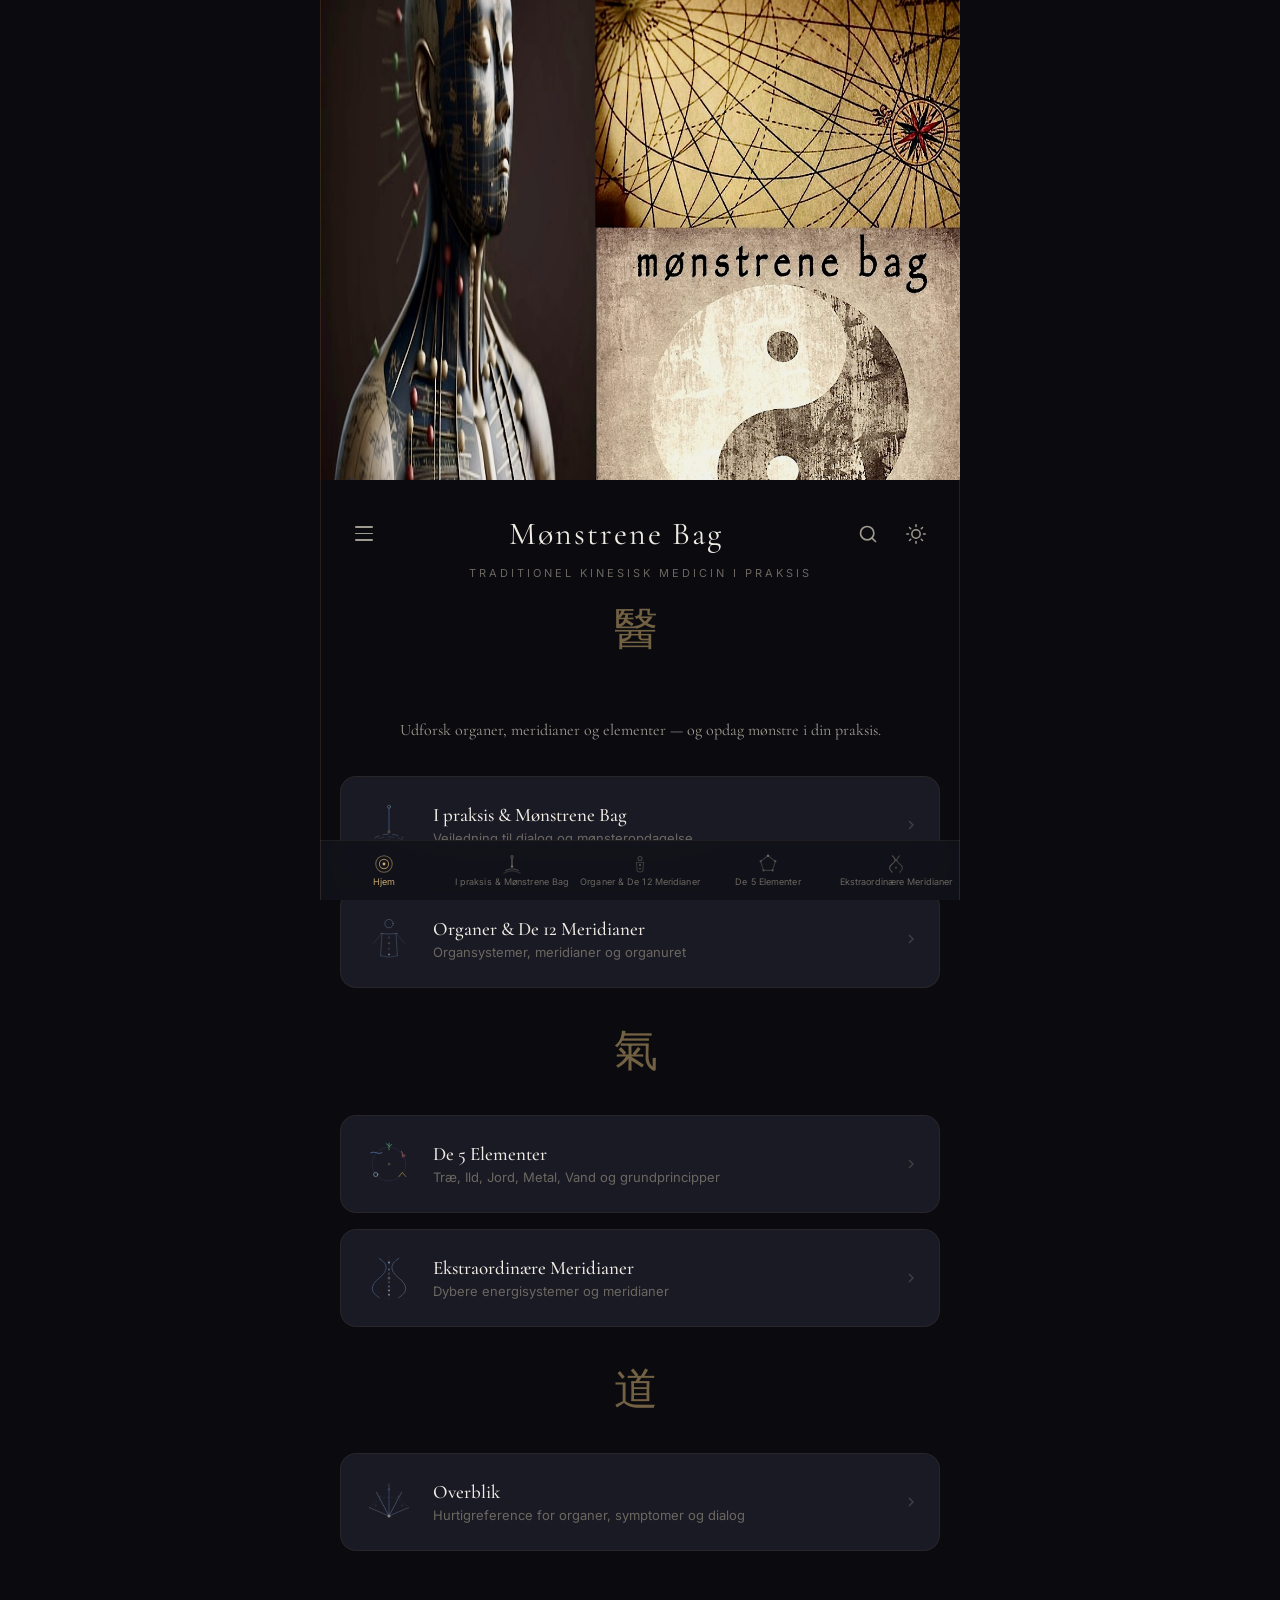
<file: index.html>
<!DOCTYPE html>
<html lang="da">
<head>
  <meta charset="UTF-8">
  <meta name="viewport" content="width=device-width, initial-scale=1.0, maximum-scale=1.0, user-scalable=no, viewport-fit=cover">
  <meta name="apple-mobile-web-app-capable" content="yes">
  <meta name="mobile-web-app-capable" content="yes">
  <meta name="apple-mobile-web-app-status-bar-style" content="black-translucent">
  <meta name="apple-mobile-web-app-title" content="Mønstrene Bag">
  <meta name="theme-color" content="#0a0a0f">
  <title>Mønstrene Bag — TCM Opslagsværk</title>
  <link rel="apple-touch-icon" href="apple-touch-icon.png">
  <link rel="icon" type="image/png" sizes="192x192" href="icon-192.png">
  <link rel="icon" type="image/png" sizes="512x512" href="icon-512.png">
  <link rel="manifest" href="manifest.json">
  <link rel="stylesheet" href="css/style.css">
  <link rel="preconnect" href="https://fonts.googleapis.com">
  <link rel="preconnect" href="https://fonts.gstatic.com" crossorigin>
  <link href="https://fonts.googleapis.com/css2?family=Cormorant+Garamond:ital,wght@0,300;0,400;0,500;0,600;1,300;1,400&family=Inter:wght@300;400;500;600&display=swap" rel="stylesheet">
</head>
<body>
  <div id="app">
    <!-- ============================================
         Home Screen — Hub
         ============================================ -->
    <div id="screen-home" class="screen active">
      <div class="hero">
        <img src="Billede 08.10.2025 kl. 16.14.png" alt="Mønstrene Bag" class="hero-img" />
      </div>

      <div class="home-brand">
        <div class="home-top-bar">
          <button class="home-top-btn home-top-left" data-forward="hamburger-btn" aria-label="Menu">
            <span class="hamburger-line"></span>
            <span class="hamburger-line"></span>
            <span class="hamburger-line"></span>
          </button>
          <h1 class="home-brand-title">The Patterns Behind</h1>
          <div class="home-top-right">
            <button class="home-top-btn" data-forward="search-btn" aria-label="Søg">
              <svg viewBox="0 0 24 24" fill="none" stroke="currentColor" stroke-width="2" width="20" height="20"><circle cx="11" cy="11" r="8"/><line x1="21" y1="21" x2="16.65" y2="16.65"/></svg>
            </button>
            <button class="home-top-btn" data-forward="theme-toggle" aria-label="Skift mellem lyst og mørkt tema">
              <svg viewBox="0 0 24 24" fill="none" stroke="currentColor" stroke-width="1.8" width="20" height="20"><circle cx="12" cy="12" r="5"/><line x1="12" y1="1" x2="12" y2="3"/><line x1="12" y1="21" x2="12" y2="23"/><line x1="4.22" y1="4.22" x2="5.64" y2="5.64"/><line x1="18.36" y1="18.36" x2="19.78" y2="19.78"/><line x1="1" y1="12" x2="3" y2="12"/><line x1="21" y1="12" x2="23" y2="12"/><line x1="4.22" y1="19.78" x2="5.64" y2="18.36"/><line x1="18.36" y1="5.64" x2="19.78" y2="4.22"/></svg>
            </button>
          </div>
        </div>
        <p class="home-brand-subtitle">Traditional Chinese Medicine in Practice</p>
        <div class="hub-breath hub-breath-brand" aria-hidden="true">
          <span class="breath-char">醫</span>
        </div>
      </div>

      <main class="home-hub">
        <p class="home-intro">Explore organs, meridians and elements — and discover patterns in your practice.</p>

        <div class="hub-grid">
          <button class="hub-card" data-hub="practice">
            <div class="hub-card-illustration">
              <svg viewBox="0 0 80 80" fill="none" xmlns="http://www.w3.org/2000/svg">
                <!-- I Praksis: akupunktur-nål der åbner et felt -->
                <circle cx="40" cy="14" r="2.2" stroke="rgba(var(--ink-soft), 0.60)" stroke-width="1" fill="none"/>
                <line x1="40" y1="16" x2="40" y2="48" stroke="rgba(var(--ink-deep), 0.70)" stroke-width="1.2"/>
                <circle cx="40" cy="50" r="2.4" fill="var(--accent-gold)" opacity="0.70" class="hub-anim"/>
                <path d="M20,58 Q40,48 60,58" stroke="rgba(var(--ink-soft), 0.45)" stroke-width="1" class="hub-flow"/>
                <path d="M14,64 Q40,50 66,64" stroke="rgba(var(--ink-soft), 0.28)" stroke-width="0.9" class="hub-flow" style="animation-delay:0.6s"/>
                <path d="M10,70 Q40,52 70,70" stroke="rgba(var(--ink-soft), 0.18)" stroke-width="0.8" class="hub-flow" style="animation-delay:1.2s"/>
              </svg>
            </div>
            <div class="hub-card-text">
              <div class="hub-card-title">In Practice</div>
              <div class="hub-card-desc">Guidance for dialogue and pattern discovery</div>
            </div>
            <svg class="hub-card-arrow" viewBox="0 0 24 24" fill="none" stroke="currentColor" stroke-width="2" width="16" height="16"><path d="M9 18l6-6-6-6"/></svg>
          </button>

          <button class="hub-card" data-hub="organs">
            <div class="hub-card-illustration">
              <svg viewBox="0 0 80 80" fill="none" xmlns="http://www.w3.org/2000/svg">
                <!-- 12 Organer: kropskort med lysende punkter langs meridianen -->
                <circle cx="40" cy="18" r="6" stroke="rgba(var(--ink-soft), 0.50)" stroke-width="1"/>
                <path d="M28,32 Q40,34 52,32" stroke="rgba(var(--ink-soft), 0.45)" stroke-width="1"/>
                <path d="M30,32 L28,64" stroke="rgba(var(--ink-soft), 0.40)" stroke-width="1"/>
                <path d="M50,32 L52,64" stroke="rgba(var(--ink-soft), 0.40)" stroke-width="1"/>
                <path d="M28,64 Q40,68 52,64" stroke="rgba(var(--ink-soft), 0.35)" stroke-width="1"/>
                <line x1="28" y1="34" x2="18" y2="46" stroke="rgba(var(--ink-soft), 0.25)" stroke-width="0.9"/>
                <line x1="52" y1="34" x2="62" y2="46" stroke="rgba(var(--ink-soft), 0.25)" stroke-width="0.9"/>
                <circle cx="40" cy="38" r="1.5" fill="rgba(var(--ink-glow), 0.70)" class="hub-anim"/>
                <circle cx="40" cy="46" r="1.7" fill="var(--accent-gold)" opacity="0.65" class="hub-anim" style="animation-delay:0.8s"/>
                <circle cx="40" cy="54" r="1.5" fill="rgba(var(--ink-glow), 0.65)" class="hub-anim" style="animation-delay:1.6s"/>
                <circle cx="40" cy="62" r="1.3" fill="rgba(var(--ink-glow), 0.55)"/>
              </svg>
            </div>
            <div class="hub-card-text">
              <div class="hub-card-title">The 12 Organs</div>
              <div class="hub-card-desc">Organ systems, meridians and the organ clock</div>
            </div>
            <svg class="hub-card-arrow" viewBox="0 0 24 24" fill="none" stroke="currentColor" stroke-width="2" width="16" height="16"><path d="M9 18l6-6-6-6"/></svg>
          </button>

          <div class="hub-breath" aria-hidden="true">
            <span class="breath-char">氣</span>
          </div>

          <button class="hub-card" data-hub="elements">
            <div class="hub-card-illustration">
              <svg viewBox="0 0 80 80" fill="none" xmlns="http://www.w3.org/2000/svg">
                <!-- Fem Elementer: fem unikke mikro-motiver arrangeret cirkulært -->
                <circle cx="40" cy="40" r="24" stroke="rgba(var(--ink-soft), 0.18)" stroke-width="0.8"/>
                <!-- Træ (top): gren med spire -->
                <path d="M40,20 L40,10 M40,14 L36,11 M40,15 L44,12" stroke="var(--el-wood)" stroke-width="1.2" opacity="0.75" fill="none"/>
                <!-- Ild (øverst højre): flamme -->
                <path d="M58,22 Q60,25 59,28 Q62,25 63,28 Q61,30 59,30" stroke="var(--el-fire)" stroke-width="1.2" opacity="0.75" fill="none"/>
                <!-- Jord (nederst højre): bjerg -->
                <path d="M54,58 L59,52 L64,58" stroke="var(--el-earth)" stroke-width="1.2" opacity="0.75" fill="none"/>
                <!-- Metal (nederst venstre): klokke/cirkel -->
                <circle cx="21" cy="55" r="3" stroke="var(--el-metal)" stroke-width="1.2" opacity="0.75" fill="none"/>
                <!-- Vand (øverst venstre): bølger -->
                <path d="M14,24 Q18,22 22,24 Q26,26 30,24" stroke="var(--el-water)" stroke-width="1.2" opacity="0.75" fill="none"/>
                <!-- Centralt hjerte -->
                <circle cx="40" cy="40" r="2" fill="var(--accent-gold)" opacity="0.65" class="hub-anim"/>
              </svg>
            </div>
            <div class="hub-card-text">
              <div class="hub-card-title">Five Elements</div>
              <div class="hub-card-desc">Wood, Fire, Earth, Metal, Water and core principles</div>
            </div>
            <svg class="hub-card-arrow" viewBox="0 0 24 24" fill="none" stroke="currentColor" stroke-width="2" width="16" height="16"><path d="M9 18l6-6-6-6"/></svg>
          </button>

          <button class="hub-card" data-hub="meridians">
            <div class="hub-card-illustration">
              <svg viewBox="0 0 80 80" fill="none" xmlns="http://www.w3.org/2000/svg">
                <!-- 8 Ekstraordinære: dobbelt-helix med 8 krydspunkter -->
                <path d="M26,12 Q46,24 26,40 Q6,56 26,68" stroke="rgba(var(--ink-deep), 0.65)" stroke-width="1.2"/>
                <path d="M54,12 Q34,24 54,40 Q74,56 54,68" stroke="rgba(var(--ink-soft), 0.50)" stroke-width="1.1"/>
                <line x1="40" y1="8" x2="40" y2="72" stroke="rgba(var(--ink-soft), 0.20)" stroke-width="0.8" stroke-dasharray="2 4"/>
                <circle cx="40" cy="18" r="1.4" fill="rgba(var(--ink-glow), 0.65)"/>
                <circle cx="40" cy="28" r="1.4" fill="rgba(var(--ink-soft), 0.55)"/>
                <circle cx="40" cy="34" r="1.5" fill="var(--accent-gold)" opacity="0.65" class="hub-anim"/>
                <circle cx="40" cy="40" r="1.4" fill="rgba(var(--ink-glow), 0.60)"/>
                <circle cx="40" cy="46" r="1.5" fill="var(--accent-gold)" opacity="0.55" class="hub-anim" style="animation-delay:1.2s"/>
                <circle cx="40" cy="52" r="1.4" fill="rgba(var(--ink-soft), 0.55)"/>
                <circle cx="40" cy="58" r="1.4" fill="rgba(var(--ink-glow), 0.60)"/>
                <circle cx="40" cy="64" r="1.4" fill="rgba(var(--ink-glow), 0.55)"/>
              </svg>
            </div>
            <div class="hub-card-text">
              <div class="hub-card-title">The 8 Extraordinary</div>
              <div class="hub-card-desc">Deeper energy systems and meridians</div>
            </div>
            <svg class="hub-card-arrow" viewBox="0 0 24 24" fill="none" stroke="currentColor" stroke-width="2" width="16" height="16"><path d="M9 18l6-6-6-6"/></svg>
          </button>

          <div class="hub-breath" aria-hidden="true">
            <span class="breath-char">道</span>
          </div>

          <button class="hub-card" data-hub="overviews">
            <div class="hub-card-illustration">
              <svg viewBox="0 0 80 80" fill="none" xmlns="http://www.w3.org/2000/svg">
                <!-- Overblik: vifte af perspektiver fra ét centrum -->
                <circle cx="40" cy="60" r="2.2" fill="var(--accent-gold)" opacity="0.70"/>
                <line x1="40" y1="60" x2="12" y2="48" stroke="rgba(var(--ink-soft), 0.45)" stroke-width="1"/>
                <line x1="40" y1="60" x2="22" y2="26" stroke="rgba(var(--ink-soft), 0.55)" stroke-width="1"/>
                <line x1="40" y1="60" x2="40" y2="14" stroke="rgba(var(--ink-deep), 0.60)" stroke-width="1.1"/>
                <line x1="40" y1="60" x2="58" y2="26" stroke="rgba(var(--ink-soft), 0.55)" stroke-width="1"/>
                <line x1="40" y1="60" x2="68" y2="48" stroke="rgba(var(--ink-soft), 0.45)" stroke-width="1"/>
                <path d="M12,48 Q40,18 68,48" stroke="rgba(var(--ink-soft), 0.22)" stroke-width="0.8" stroke-dasharray="2 4"/>
                <circle cx="21" cy="45" r="1.3" fill="rgba(var(--ink-glow), 0.60)" class="hub-anim"/>
                <circle cx="27" cy="32" r="1.3" fill="rgba(var(--ink-glow), 0.60)" class="hub-anim" style="animation-delay:0.6s"/>
                <circle cx="40" cy="22" r="1.5" fill="rgba(var(--ink-glow), 0.70)" class="hub-anim" style="animation-delay:1.2s"/>
                <circle cx="53" cy="32" r="1.3" fill="rgba(var(--ink-glow), 0.60)" class="hub-anim" style="animation-delay:1.8s"/>
                <circle cx="59" cy="45" r="1.3" fill="rgba(var(--ink-glow), 0.60)" class="hub-anim" style="animation-delay:2.4s"/>
              </svg>
            </div>
            <div class="hub-card-text">
              <div class="hub-card-title">Overviews</div>
              <div class="hub-card-desc">Quick reference for organs, symptoms and dialogue</div>
            </div>
            <svg class="hub-card-arrow" viewBox="0 0 24 24" fill="none" stroke="currentColor" stroke-width="2" width="16" height="16"><path d="M9 18l6-6-6-6"/></svg>
          </button>
        </div>
      </main>

    </div>

    <!-- ============================================
         Section Screen — I Praksis
         ============================================ -->
    <div id="screen-section-practice" class="screen">
      <header class="section-screen-header">
        <button class="back-btn" data-back="home">
          <svg width="20" height="20" viewBox="0 0 24 24" fill="none" stroke="currentColor" stroke-width="2"><path d="M19 12H5M12 19l-7-7 7-7"/></svg>
          <span>Home</span>
        </button>
        <div class="section-screen-title-area">
          <div class="section-screen-illustration section-ill-practice">
            <svg viewBox="0 0 200 120" fill="none" xmlns="http://www.w3.org/2000/svg">
              <!-- I Praksis: tre akupunkturnåle, slange-bølge vandrer gennem rækken -->
              <g class="hub-snake" style="--delay:0s">
                <circle cx="70" cy="18" r="2.8" stroke="rgba(var(--ink-soft), 0.55)" stroke-width="1"/>
                <line x1="70" y1="21" x2="70" y2="62" stroke="rgba(var(--ink-deep), 0.60)" stroke-width="1.1"/>
                <circle cx="70" cy="64" r="2.8" fill="var(--accent-gold)" opacity="0.65"/>
              </g>
              <g class="hub-snake" style="--delay:2s">
                <circle cx="100" cy="14" r="2.8" stroke="rgba(var(--ink-soft), 0.55)" stroke-width="1"/>
                <line x1="100" y1="17" x2="100" y2="66" stroke="rgba(var(--ink-deep), 0.65)" stroke-width="1.2"/>
                <circle cx="100" cy="68" r="3.2" fill="var(--accent-gold)" opacity="0.70" class="hub-anim"/>
              </g>
              <g class="hub-snake" style="--delay:4s">
                <circle cx="130" cy="18" r="2.8" stroke="rgba(var(--ink-soft), 0.55)" stroke-width="1"/>
                <line x1="130" y1="21" x2="130" y2="62" stroke="rgba(var(--ink-deep), 0.60)" stroke-width="1.1"/>
                <circle cx="130" cy="64" r="2.8" fill="var(--accent-gold)" opacity="0.65"/>
              </g>

              <!-- Energifelt der udstråler -->
              <path d="M32,84 Q100,70 168,84" stroke="rgba(var(--ink-soft), 0.45)" stroke-width="1.1" class="hub-flow"/>
              <path d="M22,96 Q100,80 178,96" stroke="rgba(var(--ink-soft), 0.30)" stroke-width="1" class="hub-flow" style="animation-delay:0.6s"/>
              <path d="M12,108 Q100,90 188,108" stroke="rgba(var(--ink-soft), 0.18)" stroke-width="0.9" class="hub-flow" style="animation-delay:1.2s"/>
            </svg>
          </div>
          <h1>In Practice</h1>
          <p class="section-screen-subtitle">Guidance · Dialogue · Pattern Discovery</p>
        </div>
      </header>
      <main class="section-screen-content">
        <div class="section-intro" id="intro-practice"></div>
        <div class="section-breath" aria-hidden="true"><span class="section-breath-char">聽</span></div>
        <div class="practice-grid" id="practice-grid"></div>
      </main>
    </div>

    <!-- ============================================
         Section Screen — Organer
         ============================================ -->
    <div id="screen-section-organs" class="screen">
      <header class="section-screen-header">
        <button class="back-btn" data-back="home">
          <svg width="20" height="20" viewBox="0 0 24 24" fill="none" stroke="currentColor" stroke-width="2"><path d="M19 12H5M12 19l-7-7 7-7"/></svg>
          <span>Home</span>
        </button>
        <div class="section-screen-title-area">
          <div class="section-screen-illustration section-ill-organs">
            <svg viewBox="0 0 200 120" fill="none" xmlns="http://www.w3.org/2000/svg">
              <!-- 12 Organer: kropskort med Ren Mai-punkter -->
              <!-- Statisk kropssilhuet -->
              <circle cx="100" cy="16" r="7" stroke="rgba(var(--ink-soft), 0.50)" stroke-width="1"/>
              <path d="M82,32 Q100,34 118,32" stroke="rgba(var(--ink-soft), 0.45)" stroke-width="1"/>
              <path d="M84,32 L78,100" stroke="rgba(var(--ink-soft), 0.40)" stroke-width="1"/>
              <path d="M116,32 L122,100" stroke="rgba(var(--ink-soft), 0.40)" stroke-width="1"/>
              <path d="M78,100 Q100,108 122,100" stroke="rgba(var(--ink-soft), 0.35)" stroke-width="1"/>
              <line x1="82" y1="36" x2="62" y2="56" stroke="rgba(var(--ink-soft), 0.28)" stroke-width="0.9"/>
              <line x1="118" y1="36" x2="138" y2="56" stroke="rgba(var(--ink-soft), 0.28)" stroke-width="0.9"/>
              <!-- Ren Mai-punkter — slangen vandrer ned ad centerlinjen -->
              <g class="hub-snake" style="--delay:0s">
                <circle cx="100" cy="38" r="1.8" fill="rgba(var(--ink-glow), 0.70)"/>
              </g>
              <g class="hub-snake" style="--delay:0.75s">
                <circle cx="100" cy="46" r="1.8" fill="rgba(var(--ink-glow), 0.60)"/>
              </g>
              <g class="hub-snake" style="--delay:1.5s">
                <circle cx="100" cy="54" r="2.0" fill="var(--accent-gold)" opacity="0.70"/>
              </g>
              <g class="hub-snake" style="--delay:2.25s">
                <circle cx="100" cy="62" r="1.8" fill="rgba(var(--ink-glow), 0.60)"/>
              </g>
              <g class="hub-snake" style="--delay:3s">
                <circle cx="100" cy="70" r="2.0" fill="var(--accent-gold)" opacity="0.55"/>
              </g>
              <g class="hub-snake" style="--delay:3.75s">
                <circle cx="100" cy="78" r="1.8" fill="rgba(var(--ink-glow), 0.60)"/>
              </g>
              <g class="hub-snake" style="--delay:4.5s">
                <circle cx="100" cy="86" r="1.8" fill="rgba(var(--ink-glow), 0.55)"/>
              </g>
              <g class="hub-snake" style="--delay:5.25s">
                <circle cx="100" cy="94" r="1.6" fill="rgba(var(--ink-glow), 0.50)"/>
              </g>
            </svg>
          </div>
          <h1>The 12 Organs</h1>
          <p class="section-screen-subtitle">Meridians & Organ Systems</p>
        </div>
      </header>
      <main class="section-screen-content">
        <div class="section-intro" id="intro-organs"></div>
        <div class="section-breath" aria-hidden="true"><span class="section-breath-char">臟</span></div>
        <div class="organ-grid" id="organ-grid"></div>

        <div class="section-divider">
          <span>The Organ Clock</span>
        </div>
        <div class="clock-container" id="organ-clock"></div>
      </main>
    </div>

    <!-- ============================================
         Section Screen — Elementer & Grundprincipper
         ============================================ -->
    <div id="screen-section-elements" class="screen">
      <header class="section-screen-header">
        <button class="back-btn" data-back="home">
          <svg width="20" height="20" viewBox="0 0 24 24" fill="none" stroke="currentColor" stroke-width="2"><path d="M19 12H5M12 19l-7-7 7-7"/></svg>
          <span>Home</span>
        </button>
        <div class="section-screen-title-area">
          <div class="section-screen-illustration section-ill-elements">
            <svg viewBox="0 0 200 120" fill="none" xmlns="http://www.w3.org/2000/svg">
              <!-- Fem Elementer: rund cirkel med fem unikke mikro-motiver på randen -->
              <circle cx="100" cy="60" r="40" stroke="rgba(var(--ink-soft), 0.35)" stroke-width="1"/>
              <!-- Ke-cyklus (indre stjerne, stiplet) -->
              <line x1="100" y1="20" x2="124" y2="92" stroke="rgba(var(--ink-soft), 0.18)" stroke-width="0.8" stroke-dasharray="2 3"/>
              <line x1="124" y1="92" x2="62" y2="48" stroke="rgba(var(--ink-soft), 0.18)" stroke-width="0.8" stroke-dasharray="2 3"/>
              <line x1="62" y1="48" x2="138" y2="48" stroke="rgba(var(--ink-soft), 0.18)" stroke-width="0.8" stroke-dasharray="2 3"/>
              <line x1="138" y1="48" x2="76" y2="92" stroke="rgba(var(--ink-soft), 0.18)" stroke-width="0.8" stroke-dasharray="2 3"/>
              <line x1="76" y1="92" x2="100" y2="20" stroke="rgba(var(--ink-soft), 0.18)" stroke-width="0.8" stroke-dasharray="2 3"/>
              <!-- Træ (top, 0°): gren med spire — hver figur har egen rytme for asymmetrisk drift -->
              <path d="M100,28 L100,10 M100,16 L93,9 M100,17 L107,10" stroke="var(--el-wood)" stroke-width="1.4" opacity="0.85" class="hub-drift" style="--delay:0s; --dur:4.2s"/>
              <!-- Ild (72°): flamme -->
              <path d="M136,40 Q139,44 138,48 Q142,44 144,48 Q141,52 136,52" stroke="var(--el-fire)" stroke-width="1.4" opacity="0.85" class="hub-drift" style="--delay:0.5s; --dur:3.1s"/>
              <!-- Jord (144°): bjerg-trekant -->
              <path d="M116,98 L124,86 L132,98" stroke="var(--el-earth)" stroke-width="1.4" opacity="0.85" class="hub-drift" style="--delay:1.3s; --dur:4.7s"/>
              <!-- Metal (216°): klokke/cirkel -->
              <circle cx="76" cy="92" r="6" stroke="var(--el-metal)" stroke-width="1.4" opacity="0.85" class="hub-drift" style="--delay:2.1s; --dur:3.6s"/>
              <!-- Vand (288°): bølger -->
              <path d="M54,44 Q58,40 62,44 Q66,48 70,44" stroke="var(--el-water)" stroke-width="1.4" opacity="0.85" class="hub-drift" style="--delay:2.9s; --dur:4.0s"/>
              <!-- Central guld-hjerte (pulserer) -->
              <circle cx="100" cy="60" r="2.6" fill="var(--accent-gold)" opacity="0.70" class="hub-anim"/>
            </svg>
          </div>
          <h1>Five Elements</h1>
          <p class="section-screen-subtitle">Wood · Fire · Earth · Metal · Water</p>
        </div>
      </header>
      <main class="section-screen-content">
        <div class="section-intro" id="intro-elements"></div>
        <div class="section-breath" aria-hidden="true"><span class="section-breath-char">行</span></div>
        <div class="elements-grid" id="elements-grid"></div>

        <div class="section-divider">
          <span>Core Principles</span>
        </div>
        <div class="section-intro" id="intro-foundation"></div>
        <div class="section-breath" aria-hidden="true"><span class="section-breath-char">陰陽</span></div>
        <div class="foundation-grid" id="foundation-grid"></div>
      </main>
    </div>

    <!-- ============================================
         Section Screen — Meridianer
         ============================================ -->
    <div id="screen-section-meridians" class="screen">
      <header class="section-screen-header">
        <button class="back-btn" data-back="home">
          <svg width="20" height="20" viewBox="0 0 24 24" fill="none" stroke="currentColor" stroke-width="2"><path d="M19 12H5M12 19l-7-7 7-7"/></svg>
          <span>Home</span>
        </button>
        <div class="section-screen-title-area">
          <div class="section-screen-illustration section-ill-meridians">
            <svg viewBox="0 0 200 120" fill="none" xmlns="http://www.w3.org/2000/svg">
              <!-- Central axis — subtle -->
              <line x1="100" y1="8" x2="100" y2="112" stroke="var(--ill-silver)" stroke-width="0.5" opacity="0.15"/>
              <!-- 8 Ekstraordinære: dobbelt-helix + slange-flow langs midteraksen -->
              <line x1="100" y1="6" x2="100" y2="114" stroke="rgba(var(--ink-soft), 0.18)" stroke-width="0.8" stroke-dasharray="3 5"/>
              <path d="M60,6 Q120,30 60,60 Q0,90 60,114" stroke="rgba(var(--ink-deep), 0.65)" stroke-width="1.2"/>
              <path d="M140,6 Q80,30 140,60 Q200,90 140,114" stroke="rgba(var(--ink-soft), 0.50)" stroke-width="1.1"/>
              <!-- 8 hvilepunkter — slangen vandrer ned ad aksen -->
              <g class="hub-snake" style="--delay:0s">
                <circle cx="100" cy="18" r="2.2" fill="rgba(var(--ink-glow), 0.65)"/>
              </g>
              <g class="hub-snake" style="--delay:0.75s">
                <circle cx="100" cy="30" r="2.0" fill="rgba(var(--ink-soft), 0.55)"/>
              </g>
              <g class="hub-snake" style="--delay:1.5s">
                <circle cx="100" cy="42" r="2.4" fill="var(--accent-gold)" opacity="0.65"/>
              </g>
              <g class="hub-snake" style="--delay:2.25s">
                <circle cx="100" cy="54" r="2.0" fill="rgba(var(--ink-glow), 0.60)"/>
              </g>
              <g class="hub-snake" style="--delay:3s">
                <circle cx="100" cy="66" r="2.0" fill="rgba(var(--ink-glow), 0.60)"/>
              </g>
              <g class="hub-snake" style="--delay:3.75s">
                <circle cx="100" cy="78" r="2.4" fill="var(--accent-gold)" opacity="0.55"/>
              </g>
              <g class="hub-snake" style="--delay:4.5s">
                <circle cx="100" cy="90" r="2.0" fill="rgba(var(--ink-soft), 0.55)"/>
              </g>
              <g class="hub-snake" style="--delay:5.25s">
                <circle cx="100" cy="102" r="2.2" fill="rgba(var(--ink-glow), 0.65)"/>
              </g>
            </svg>
          </div>
          <h1>The 8 Extraordinary</h1>
          <p class="section-screen-subtitle">Deeper Energy Systems</p>
        </div>
      </header>
      <main class="section-screen-content">
        <div class="section-intro" id="intro-extraordinary"></div>
        <div class="section-breath" aria-hidden="true"><span class="section-breath-char">經</span></div>
        <div class="meridian-grid" id="meridian-grid"></div>
      </main>
    </div>

    <!-- ============================================
         Section Screen — Oversigter
         ============================================ -->
    <div id="screen-section-overviews" class="screen">
      <header class="section-screen-header">
        <button class="back-btn" data-back="home">
          <svg width="20" height="20" viewBox="0 0 24 24" fill="none" stroke="currentColor" stroke-width="2"><path d="M19 12H5M12 19l-7-7 7-7"/></svg>
          <span>Home</span>
        </button>
        <div class="section-screen-title-area">
          <div class="section-screen-illustration section-ill-overviews">
            <svg viewBox="0 0 200 120" fill="none" xmlns="http://www.w3.org/2000/svg">
              <!-- Overblik: udbredt vifte — stråler svajer som blade i vinden -->
              <!-- Bue over vifte (statisk) -->
              <path d="M20,80 Q100,4 180,80" stroke="rgba(var(--ink-soft), 0.22)" stroke-width="0.8" stroke-dasharray="3 5"/>
              <!-- Vifte: translate til basepunkt så hver stråle-gruppe roterer om (0,0) = basen -->
              <g transform="translate(100 104)">
                <g class="ray-sway" style="animation-delay:0s">
                  <line x1="0" y1="0" x2="-80" y2="-24" stroke="rgba(var(--ink-soft), 0.40)" stroke-width="1"/>
                  <circle cx="-60" cy="-30" r="1.6" fill="rgba(var(--ink-glow), 0.60)" class="hub-anim"/>
                </g>
                <g class="ray-sway" style="animation-delay:0.6s">
                  <line x1="0" y1="0" x2="-62" y2="-68" stroke="rgba(var(--ink-soft), 0.50)" stroke-width="1"/>
                  <circle cx="-48" cy="-52" r="1.6" fill="rgba(var(--ink-glow), 0.60)" class="hub-anim" style="animation-delay:0.4s"/>
                </g>
                <g class="ray-sway" style="animation-delay:1.2s">
                  <line x1="0" y1="0" x2="-30" y2="-86" stroke="rgba(var(--ink-soft), 0.60)" stroke-width="1"/>
                  <circle cx="-20" cy="-66" r="1.8" fill="rgba(var(--ink-glow), 0.70)" class="hub-anim" style="animation-delay:0.8s"/>
                </g>
                <g class="ray-sway" style="animation-delay:1.8s">
                  <line x1="0" y1="0" x2="0" y2="-94" stroke="rgba(var(--ink-deep), 0.65)" stroke-width="1.1"/>
                  <circle cx="0" cy="-72" r="2.0" fill="rgba(var(--ink-glow), 0.75)" class="hub-anim" style="animation-delay:1.2s"/>
                </g>
                <g class="ray-sway" style="animation-delay:2.4s">
                  <line x1="0" y1="0" x2="30" y2="-86" stroke="rgba(var(--ink-soft), 0.60)" stroke-width="1"/>
                  <circle cx="20" cy="-66" r="1.8" fill="rgba(var(--ink-glow), 0.70)" class="hub-anim" style="animation-delay:1.6s"/>
                </g>
                <g class="ray-sway" style="animation-delay:3s">
                  <line x1="0" y1="0" x2="62" y2="-68" stroke="rgba(var(--ink-soft), 0.50)" stroke-width="1"/>
                  <circle cx="48" cy="-52" r="1.6" fill="rgba(var(--ink-glow), 0.60)" class="hub-anim" style="animation-delay:2.0s"/>
                </g>
                <g class="ray-sway" style="animation-delay:3.6s">
                  <line x1="0" y1="0" x2="80" y2="-24" stroke="rgba(var(--ink-soft), 0.40)" stroke-width="1"/>
                  <circle cx="60" cy="-30" r="1.6" fill="rgba(var(--ink-glow), 0.60)" class="hub-anim" style="animation-delay:2.4s"/>
                </g>
                <!-- Fælles basepunkt (statisk anker, også relativ) -->
                <circle cx="0" cy="0" r="3" fill="var(--accent-gold)" opacity="0.70"/>
              </g>
            </svg>
          </div>
          <h1>Overviews</h1>
          <p class="section-screen-subtitle">Quick Reference · Organs · Meridians · Dialogue</p>
        </div>
      </header>
      <main class="section-screen-content">
        <div class="section-intro" id="intro-overviews"></div>
        <div class="overview-tabs" id="overview-tabs">
          <button class="overview-tab active" data-ov-tab="organs">Organs</button>
          <button class="overview-tab" data-ov-tab="patterns">Patterns</button>
          <button class="overview-tab" data-ov-tab="symptoms">Symptoms</button>
          <button class="overview-tab" data-ov-tab="meridians">Meridians</button>
          <button class="overview-tab" data-ov-tab="conversation">Dialogue</button>
        </div>
        <div class="overview-tab-content active" id="ov-tab-organs">
          <div class="overview-grid" id="overview-organ-grid"></div>
        </div>
        <div class="overview-tab-content" id="ov-tab-patterns">
          <div id="overview-patterns-content"></div>
        </div>
        <div class="overview-tab-content" id="ov-tab-symptoms">
          <div id="overview-symptoms-content"></div>
        </div>
        <div class="overview-tab-content" id="ov-tab-meridians">
          <div class="overview-grid" id="overview-meridian-grid"></div>
        </div>
        <div class="overview-tab-content" id="ov-tab-conversation">
          <div id="overview-conversation-content"></div>
        </div>
      </main>
    </div>

    <!-- ============================================
         Detail Screens (unchanged)
         ============================================ -->

    <!-- Practice Guide Detail Screen -->
    <div id="screen-practice" class="screen">
      <header class="detail-header">
        <button class="back-btn" id="btn-back-practice">
          <svg width="20" height="20" viewBox="0 0 24 24" fill="none" stroke="currentColor" stroke-width="2"><path d="M19 12H5M12 19l-7-7 7-7"/></svg>
          <span>Back</span>
        </button>
        <div class="detail-title-area">
          <span class="detail-icon" id="practice-detail-icon"></span>
          <h1 id="practice-detail-title"></h1>
          <p class="detail-nickname" id="practice-detail-subtitle"></p>
        </div>
      </header>

      <main class="detail-content">
        <div class="practice-detail-body" id="practice-detail-body"></div>
      </main>
    </div>

    <!-- Polyvagal Analysis Screen — parallel to symptom-analysis, ANS-focused -->
    <div id="screen-polyvagal-analysis" class="screen">
      <header class="detail-header">
        <button class="back-btn" id="btn-back-polyvagal-analysis">
          <svg width="20" height="20" viewBox="0 0 24 24" fill="none" stroke="currentColor" stroke-width="2"><path d="M19 12H5M12 19l-7-7 7-7"/></svg>
          <span>Back</span>
        </button>
        <div class="detail-title-area">
          <span class="detail-icon pv-detail-icon" aria-hidden="true">
            <svg viewBox="0 0 60 90" fill="none" stroke="currentColor" stroke-width="3" stroke-linecap="round" width="22" height="32">
              <line x1="15" y1="6" x2="15" y2="84"/>
              <line x1="45" y1="6" x2="45" y2="84"/>
              <line x1="15" y1="20" x2="45" y2="20"/>
              <line x1="15" y1="45" x2="45" y2="45"/>
              <line x1="15" y1="70" x2="45" y2="70"/>
            </svg>
          </span>
          <h1 id="polyvagal-analysis-title">Mønstre i nervesystemet</h1>
          <p class="detail-nickname" id="polyvagal-analysis-subtitle">Polyvagal-perspektivet</p>
        </div>
      </header>

      <main class="detail-content">
        <div class="symptom-analysis-body">
          <div class="sa-intro" id="pv-intro"></div>
          <div class="sa-disclaimer" id="pv-disclaimer"></div>

          <div class="sa-counter-row">
            <div class="sa-counter" id="pv-counter">0 af 9 valgt</div>
            <button class="sa-reset-btn" id="pv-reset-btn" type="button">Nulstil</button>
          </div>

          <div class="sa-symptom-grid" id="pv-symptom-grid"></div>

          <div class="sa-action-row">
            <button class="sa-analyse-btn" id="pv-analyse-btn" type="button" disabled>
              <span class="sa-analyse-label">Analysér mønster</span>
              <svg viewBox="0 0 24 24" fill="none" stroke="currentColor" stroke-width="2" width="16" height="16"><path d="M5 12h14M13 5l7 7-7 7"/></svg>
            </button>
            <p class="sa-action-hint-text" id="pv-action-hint">Vælg mindst 3 symptomer for at kunne analysere</p>
          </div>

          <div class="sa-results" id="pv-results" hidden></div>
        </div>
      </main>
    </div>

    <!-- Symptom Analysis Screen -->
    <div id="screen-symptom-analysis" class="screen">
      <header class="detail-header">
        <button class="back-btn" id="btn-back-symptom-analysis">
          <svg width="20" height="20" viewBox="0 0 24 24" fill="none" stroke="currentColor" stroke-width="2"><path d="M19 12H5M12 19l-7-7 7-7"/></svg>
          <span>Back</span>
        </button>
        <div class="detail-title-area">
          <span class="detail-icon" id="symptom-analysis-icon">◈</span>
          <h1 id="symptom-analysis-title">Symptom-Analyse</h1>
          <p class="detail-nickname" id="symptom-analysis-subtitle">Resonans · Indgangsvinkel · Mønsteropdagelse</p>
        </div>
      </header>

      <main class="detail-content">
        <div class="symptom-analysis-body">
          <div class="sa-intro" id="sa-intro"></div>

          <div class="sa-disclaimer" id="sa-disclaimer"></div>

          <div class="sa-counter-row">
            <div class="sa-counter" id="sa-counter">0 af 9 valgt</div>
            <button class="sa-reset-btn" id="sa-reset-btn" type="button">Nulstil</button>
          </div>

          <div class="sa-symptom-grid" id="sa-symptom-grid"></div>

          <div class="sa-action-row">
            <button class="sa-analyse-btn" id="sa-analyse-btn" type="button" disabled>
              <span class="sa-analyse-label">Analysér mønster</span>
              <svg viewBox="0 0 24 24" fill="none" stroke="currentColor" stroke-width="2" width="16" height="16"><path d="M5 12h14M13 5l7 7-7 7"/></svg>
            </button>
            <p class="sa-action-hint-text" id="sa-action-hint">Vælg mindst 3 symptomer for at kunne analysere</p>
          </div>

          <div class="sa-results" id="sa-results" hidden></div>
        </div>
      </main>
    </div>

    <!-- Organ Detail Screen -->
    <div id="screen-organ" class="screen">
      <header class="detail-header">
        <button class="back-btn" id="btn-back-organ">
          <svg width="20" height="20" viewBox="0 0 24 24" fill="none" stroke="currentColor" stroke-width="2"><path d="M19 12H5M12 19l-7-7 7-7"/></svg>
          <span>Back</span>
        </button>
        <div class="detail-title-area">
          <span class="detail-icon" id="organ-detail-icon"></span>
          <h1 id="organ-detail-name"></h1>
          <p class="detail-nickname" id="organ-detail-nickname"></p>
        </div>
        <div class="detail-meta" id="organ-detail-meta"></div>
      </header>

      <main class="detail-content">
        <nav class="detail-tabs">
          <button class="tab active" data-tab="overview">Overview</button>
          <button class="tab" data-tab="themes">8 Themes</button>
          <button class="tab" data-tab="keypoints">Key Points</button>
        </nav>

        <div class="tab-content active" id="tab-overview">
          <div class="description-text" id="organ-description"></div>
        </div>

        <div class="tab-content" id="tab-themes">
          <div class="themes-list" id="organ-themes"></div>
        </div>

        <div class="tab-content" id="tab-keypoints">
          <div class="keypoints-list" id="organ-keypoints"></div>
        </div>
      </main>
    </div>

    <!-- Element Detail Screen -->
    <div id="screen-element" class="screen">
      <header class="detail-header">
        <button class="back-btn" id="btn-back-element">
          <svg width="20" height="20" viewBox="0 0 24 24" fill="none" stroke="currentColor" stroke-width="2"><path d="M19 12H5M12 19l-7-7 7-7"/></svg>
          <span>Back</span>
        </button>
        <div class="detail-title-area">
          <span class="detail-icon" id="element-detail-icon"></span>
          <h1 id="element-detail-name"></h1>
          <p class="detail-nickname" id="element-detail-chinese"></p>
        </div>
        <div class="detail-meta" id="element-detail-meta"></div>
      </header>

      <main class="detail-content">
        <nav class="detail-tabs">
          <button class="tab active" data-tab="el-overview">Overview</button>
          <button class="tab" data-tab="el-correspondences">Correspondences</button>
          <button class="tab" data-tab="el-cycles">Cycles</button>
          <button class="tab" data-tab="el-seasonal">Seasonal Wisdom</button>
        </nav>

        <div class="tab-content active" id="tab-el-overview">
          <div class="description-text" id="element-description"></div>
          <div class="element-organs-nav" id="element-organs-nav"></div>
        </div>

        <div class="tab-content" id="tab-el-correspondences">
          <div class="correspondences-list" id="element-correspondences"></div>
        </div>

        <div class="tab-content" id="tab-el-cycles">
          <div class="cycles-content" id="element-cycles"></div>
        </div>

        <div class="tab-content" id="tab-el-seasonal">
          <div class="seasonal-list" id="element-seasonal"></div>
        </div>
      </main>
    </div>

    <!-- Foundation Detail Screen -->
    <div id="screen-foundation" class="screen">
      <header class="detail-header">
        <button class="back-btn" id="btn-back-foundation">
          <svg width="20" height="20" viewBox="0 0 24 24" fill="none" stroke="currentColor" stroke-width="2"><path d="M19 12H5M12 19l-7-7 7-7"/></svg>
          <span>Back</span>
        </button>
        <div class="detail-title-area">
          <h1 id="foundation-detail-title"></h1>
          <p class="detail-nickname" id="foundation-detail-subtitle"></p>
        </div>
      </header>

      <main class="detail-content">
        <div class="tab-content active" id="foundation-body"></div>
      </main>
    </div>

    <!-- Overview Detail Screen -->
    <div id="screen-overview" class="screen">
      <header class="detail-header">
        <button class="back-btn" id="btn-back-overview">
          <svg width="20" height="20" viewBox="0 0 24 24" fill="none" stroke="currentColor" stroke-width="2"><path d="M19 12H5M12 19l-7-7 7-7"/></svg>
          <span>Back</span>
        </button>
        <div class="detail-title-area">
          <span class="detail-icon" id="overview-detail-icon"></span>
          <h1 id="overview-detail-name"></h1>
          <p class="detail-nickname" id="overview-detail-nickname"></p>
        </div>
      </header>

      <main class="detail-content">
        <div id="overview-detail-body"></div>
      </main>
    </div>

    <!-- Meridian Detail Screen -->
    <div id="screen-meridian" class="screen">
      <header class="detail-header">
        <button class="back-btn" id="btn-back-meridian">
          <svg width="20" height="20" viewBox="0 0 24 24" fill="none" stroke="currentColor" stroke-width="2"><path d="M19 12H5M12 19l-7-7 7-7"/></svg>
          <span>Back</span>
        </button>
        <div class="detail-title-area">
          <span class="detail-icon" id="meridian-detail-icon"></span>
          <h1 id="meridian-detail-name"></h1>
          <p class="detail-nickname" id="meridian-detail-nickname"></p>
        </div>
        <div class="detail-meta" id="meridian-detail-meta"></div>
      </header>

      <main class="detail-content">
        <nav class="detail-tabs">
          <button class="tab active" data-tab="m-overview">Overview</button>
          <button class="tab" data-tab="m-pathway">Pathway</button>
          <button class="tab" data-tab="m-keypoints">Key Points</button>
          <button class="tab" data-tab="m-themes">8 Themes</button>
        </nav>

        <div class="tab-content active" id="tab-m-overview">
          <div class="description-text" id="meridian-description"></div>
          <div id="meridian-connections"></div>
        </div>

        <div class="tab-content" id="tab-m-pathway">
          <div id="meridian-pathway"></div>
        </div>

        <div class="tab-content" id="tab-m-keypoints">
          <div class="keypoints-list" id="meridian-keypoints"></div>
        </div>

        <div class="tab-content" id="tab-m-themes">
          <div class="themes-list" id="meridian-themes"></div>
        </div>
      </main>
    </div>

    <!-- Clients List Screen -->
    <div id="screen-clients" class="screen">
      <header class="detail-header">
        <button class="back-btn" id="btn-back-clients">
          <svg width="20" height="20" viewBox="0 0 24 24" fill="none" stroke="currentColor" stroke-width="2"><path d="M19 12H5M12 19l-7-7 7-7"/></svg>
          <span>Back</span>
        </button>
        <div class="detail-title-area">
          <span class="detail-icon">◈</span>
          <h1 id="clients-title">Mine klienter</h1>
          <p class="detail-nickname" id="clients-subtitle">Lokale forløbs-skitser. Forlader aldrig din enhed.</p>
        </div>
      </header>
      <main class="detail-content">
        <div class="clients-body">
          <div class="clients-list" id="clients-list"></div>
          <p class="clients-empty" id="clients-empty" hidden></p>
          <p class="clients-disclaimer" id="clients-disclaimer"></p>
        </div>
      </main>
    </div>

    <!-- Client Handout Screen — printable home practice document -->
    <div id="screen-client-handout" class="screen">
      <header class="handout-toolbar no-print">
        <button class="back-btn" id="btn-back-handout" type="button">
          <svg width="20" height="20" viewBox="0 0 24 24" fill="none" stroke="currentColor" stroke-width="2"><path d="M19 12H5M12 19l-7-7 7-7"/></svg>
          <span>Tilbage</span>
        </button>
        <div class="handout-toolbar-actions">
          <button class="handout-tool-btn handout-tool-btn-primary" id="handout-share-btn" type="button">
            <svg viewBox="0 0 24 24" fill="none" stroke="currentColor" stroke-width="1.8" width="16" height="16"><path d="M4 12v7a2 2 0 0 0 2 2h12a2 2 0 0 0 2-2v-7"/><polyline points="16 6 12 2 8 6"/><line x1="12" y1="2" x2="12" y2="15"/></svg>
            <span class="handout-tool-text">
              <span class="handout-tool-label">Send link til klienten</span>
              <span class="handout-tool-hint">via Mail, SMS eller WhatsApp — klienten ser yinyang og hjem-anvisning</span>
            </span>
          </button>
          <button class="handout-tool-btn" id="handout-print-btn" type="button">
            <svg viewBox="0 0 24 24" fill="none" stroke="currentColor" stroke-width="1.8" width="16" height="16"><polyline points="6 9 6 2 18 2 18 9"/><path d="M6 18H4a2 2 0 0 1-2-2v-5a2 2 0 0 1 2-2h16a2 2 0 0 1 2 2v5a2 2 0 0 1-2 2h-2"/><rect x="6" y="14" width="12" height="8"/></svg>
            <span class="handout-tool-text">
              <span class="handout-tool-label">Print / Gem som PDF</span>
              <span class="handout-tool-hint">til papir, eller hvis klienten foretrækker en PDF</span>
            </span>
          </button>
        </div>
      </header>
      <main class="handout-page-wrap">
        <article class="handout-document" id="handout-document">
          <header class="handout-letterhead">
            <div class="handout-seal-wrap" id="handout-seal-wrap">
              <img class="handout-seal" src="yinyang_highres.png" alt="" />
            </div>
            <div class="handout-letterhead-text">
              <div class="handout-eyebrow">Til dit hjem</div>
              <h1 class="handout-title" id="handout-title"></h1>
              <div class="handout-meta">
                <span class="handout-meta-date" id="handout-date"></span>
                <span class="handout-meta-sep" id="handout-meta-sep">·</span>
                <span class="handout-meta-client" id="handout-client" contenteditable="true" data-placeholder="Klient-kode"></span>
              </div>
            </div>
          </header>

          <section class="handout-section handout-section-summary">
            <h2 class="handout-h2">Det vi har set sammen i dag</h2>
            <p class="handout-lede" id="handout-summary"></p>
          </section>

          <section class="handout-section">
            <h2 class="handout-h2">Hvad du selv kan gøre</h2>
            <div class="handout-practices" id="handout-practices"></div>
          </section>

          <footer class="handout-footer">
            <div class="handout-rule"></div>
            <p class="handout-footer-text" id="handout-footer-text"></p>
            <div class="handout-signature-line">
              <span class="handout-signature-dash">—</span>
              <span class="handout-signature" id="handout-therapist-name" contenteditable="true" data-placeholder="Tilføj dit navn"></span>
            </div>
          </footer>
        </article>
      </main>
    </div>

    <!-- Client Detail Screen -->
    <div id="screen-client-detail" class="screen">
      <header class="detail-header">
        <button class="back-btn" id="btn-back-client-detail">
          <svg width="20" height="20" viewBox="0 0 24 24" fill="none" stroke="currentColor" stroke-width="2"><path d="M19 12H5M12 19l-7-7 7-7"/></svg>
          <span>Back</span>
        </button>
        <div class="detail-title-area">
          <span class="detail-icon">◈</span>
          <h1 id="client-detail-title"></h1>
          <p class="detail-nickname" id="client-detail-subtitle"></p>
        </div>
      </header>
      <main class="detail-content">
        <div class="client-detail-body">
          <div class="client-progress-wrap" id="client-progress-wrap"></div>
          <div class="client-sessions-list" id="client-sessions-list"></div>
          <div class="client-progress-wrap" id="client-progress-wrap-other"></div>
          <p class="clients-empty" id="client-sessions-empty" hidden></p>
          <button class="client-delete-btn" id="client-delete-btn" type="button">Slet klient</button>
        </div>
      </main>
    </div>
  </div>

  <!-- Save Dialog Modal -->
  <div class="save-dialog" id="save-dialog" hidden>
    <div class="save-dialog-backdrop"></div>
    <div class="save-dialog-panel" role="dialog" aria-modal="true" aria-labelledby="save-dialog-title">
      <h2 class="save-dialog-title" id="save-dialog-title">Gem analyse</h2>
      <div class="save-dialog-tabs">
        <button class="save-dialog-tab" type="button" data-save-tab="existing">Eksisterende klient</button>
        <button class="save-dialog-tab" type="button" data-save-tab="new">Ny klient</button>
      </div>
      <div class="save-dialog-body">
        <div class="save-dialog-field" data-mode-only="existing">
          <label class="save-dialog-label" for="save-existing-client" id="save-label-existing">Vælg klient</label>
          <select id="save-existing-client" class="save-dialog-input"></select>
        </div>
        <div class="save-dialog-field" data-mode-only="new">
          <label class="save-dialog-label" for="save-new-client-id" id="save-label-clientid">Klient-kode</label>
          <input id="save-new-client-id" class="save-dialog-input" type="text" maxlength="32" autocomplete="off" />
          <p class="save-dialog-hint" id="save-hint-clientid">Brug en kode, ikke et navn (fx K01, JN-1234)</p>
        </div>
        <div class="save-dialog-field">
          <label class="save-dialog-label" for="save-notes" id="save-label-notes">Notater (valgfri)</label>
          <textarea id="save-notes" class="save-dialog-input save-dialog-textarea" rows="3" maxlength="500"></textarea>
        </div>
      </div>
      <div class="save-dialog-actions">
        <button class="save-dialog-btn save-dialog-cancel" type="button" data-save-cancel>Annuller</button>
        <button class="save-dialog-btn save-dialog-commit" type="button" data-save-commit>Gem</button>
      </div>
    </div>
  </div>

  <!-- Backup Dialog -->
  <div class="backup-dialog" id="backup-dialog" hidden>
    <div class="backup-dialog-backdrop" data-backup-cancel></div>
    <div class="backup-dialog-panel" role="dialog" aria-modal="true" aria-labelledby="backup-dialog-title">
      <button class="backup-dialog-close" type="button" data-backup-cancel aria-label="Luk">
        <svg viewBox="0 0 24 24" fill="none" stroke="currentColor" stroke-width="2" width="20" height="20"><path d="M18 6L6 18M6 6l12 12"/></svg>
      </button>
      <h2 class="backup-dialog-title" id="backup-dialog-title">Sikkerhedskopi af arkiv</h2>
      <p class="backup-dialog-lead">Du kan gemme alle dine klient-forløb som en fil — eller hente en tidligere kopi tilbage. Filen ligger lokalt på din enhed, ikke i en sky.</p>
      <div class="backup-dialog-actions">
        <button class="clients-action-btn" id="export-archive-btn" type="button">
          <svg viewBox="0 0 24 24" fill="none" stroke="currentColor" stroke-width="1.8" width="16" height="16"><path d="M21 15v4a2 2 0 0 1-2 2H5a2 2 0 0 1-2-2v-4"/><polyline points="7 10 12 15 17 10"/><line x1="12" y1="15" x2="12" y2="3"/></svg>
          <span id="export-archive-label">Gem en kopi</span>
        </button>
        <button class="clients-action-btn" id="import-archive-btn" type="button">
          <svg viewBox="0 0 24 24" fill="none" stroke="currentColor" stroke-width="1.8" width="16" height="16"><path d="M21 15v4a2 2 0 0 1-2 2H5a2 2 0 0 1-2-2v-4"/><polyline points="17 8 12 3 7 8"/><line x1="12" y1="3" x2="12" y2="15"/></svg>
          <span id="import-archive-label">Hent en kopi tilbage</span>
        </button>
        <input type="file" id="import-file-input" accept="application/json,.json" hidden>
      </div>
      <p class="backup-dialog-hint">Filen ender i din Download-mappe. Hvis du skifter telefon eller computer, kan du flytte filen over og bruge "Hent en kopi tilbage".</p>
    </div>
  </div>

  <!-- Save Toast -->
  <div class="save-toast" id="save-toast">Gemt</div>

  <!-- Bottom Navigation -->
  <nav class="bottom-nav" id="bottom-nav">
    <button class="bottom-nav-item active" data-nav="home">
      <!-- Hjem: åndedrags-cirkel med lille hjerte-prik -->
      <svg viewBox="0 0 24 24" fill="none" stroke="currentColor" stroke-width="1.2" width="22" height="22"><circle cx="12" cy="12" r="9" opacity="0.5"/><circle cx="12" cy="12" r="5" opacity="0.7"/><circle cx="12" cy="12" r="1.6" fill="currentColor" stroke="none"/></svg>
      <span>Home</span>
    </button>
    <button class="bottom-nav-item" data-nav="practice">
      <!-- I Praksis: mini-nål + en bue (mini af hub-motiv) -->
      <svg viewBox="0 0 24 24" fill="none" stroke="currentColor" stroke-width="1.2" width="22" height="22"><circle cx="12" cy="4" r="1.2" opacity="0.7"/><line x1="12" y1="5.5" x2="12" y2="14"/><circle cx="12" cy="14.8" r="1.4" fill="currentColor" stroke="none"/><path d="M5,19 Q12,16 19,19" opacity="0.55"/><path d="M3,22 Q12,17 21,22" opacity="0.35"/></svg>
      <span>Practice</span>
    </button>
    <button class="bottom-nav-item" data-nav="organs">
      <!-- 12 Organer: mini-kropskort med midterpunkter -->
      <svg viewBox="0 0 24 24" fill="none" stroke="currentColor" stroke-width="1.2" width="22" height="22"><circle cx="12" cy="6" r="2.2" opacity="0.55"/><path d="M8,10 Q12,11 16,10 L15,20 Q12,21.5 9,20 Z" opacity="0.45"/><circle cx="12" cy="13" r="1" fill="currentColor" stroke="none"/><circle cx="12" cy="17" r="1" fill="currentColor" stroke="none" opacity="0.7"/></svg>
      <span>Organs</span>
    </button>
    <button class="bottom-nav-item" data-nav="elements">
      <!-- Fem Elementer: pentagon-skelet med 5 prikker -->
      <svg viewBox="0 0 24 24" fill="none" stroke="currentColor" stroke-width="1.2" width="22" height="22"><path d="M12,3 L20,9 L17,19 L7,19 L4,9 Z" opacity="0.45"/><circle cx="12" cy="3" r="1.4" fill="currentColor" stroke="none"/><circle cx="20" cy="9" r="1.2" fill="currentColor" stroke="none" opacity="0.8"/><circle cx="17" cy="19" r="1.2" fill="currentColor" stroke="none" opacity="0.7"/><circle cx="7" cy="19" r="1.2" fill="currentColor" stroke="none" opacity="0.6"/><circle cx="4" cy="9" r="1.2" fill="currentColor" stroke="none" opacity="0.7"/></svg>
      <span>Elements</span>
    </button>
    <button class="bottom-nav-item" data-nav="meridians">
      <!-- 8 Meridianer: dobbelt-slynge omkring midterakse -->
      <svg viewBox="0 0 24 24" fill="none" stroke="currentColor" stroke-width="1.2" width="22" height="22"><path d="M8,3 Q14,8 8,12 Q2,16 8,21" opacity="0.7"/><path d="M16,3 Q10,8 16,12 Q22,16 16,21" opacity="0.5"/><circle cx="12" cy="8" r="1" fill="currentColor" stroke="none" opacity="0.8"/><circle cx="12" cy="16" r="1" fill="currentColor" stroke="none" opacity="0.7"/></svg>
      <span>Meridians</span>
    </button>
  </nav>

  <!-- Top Floating Buttons -->
  <button class="top-float-btn top-float-left" id="hamburger-btn" aria-label="Menu">
    <span class="hamburger-line"></span>
    <span class="hamburger-line"></span>
    <span class="hamburger-line"></span>
  </button>
  <button class="top-float-btn top-float-right" id="theme-toggle" aria-label="Skift mellem lyst og mørkt tema">
    <svg viewBox="0 0 24 24" fill="none" stroke="currentColor" stroke-width="1.8" width="20" height="20"><circle cx="12" cy="12" r="5"/><line x1="12" y1="1" x2="12" y2="3"/><line x1="12" y1="21" x2="12" y2="23"/><line x1="4.22" y1="4.22" x2="5.64" y2="5.64"/><line x1="18.36" y1="18.36" x2="19.78" y2="19.78"/><line x1="1" y1="12" x2="3" y2="12"/><line x1="21" y1="12" x2="23" y2="12"/><line x1="4.22" y1="19.78" x2="5.64" y2="18.36"/><line x1="18.36" y1="5.64" x2="19.78" y2="4.22"/></svg>
  </button>
  <button class="top-float-btn top-float-right-2" id="search-btn" aria-label="Søg">
    <svg viewBox="0 0 24 24" fill="none" stroke="currentColor" stroke-width="2" width="20" height="20"><circle cx="11" cy="11" r="8"/><line x1="21" y1="21" x2="16.65" y2="16.65"/></svg>
  </button>

  <!-- Search Overlay -->
  <div class="search-overlay" id="search-overlay">
    <div class="search-container">
      <div class="search-input-row">
        <svg class="search-input-icon" viewBox="0 0 24 24" fill="none" stroke="currentColor" stroke-width="2" width="18" height="18"><circle cx="11" cy="11" r="8"/><line x1="21" y1="21" x2="16.65" y2="16.65"/></svg>
        <input type="text" class="search-input" id="search-input" placeholder="Search organs, elements, meridians..." autocomplete="off" />
        <button class="search-close" id="search-close" aria-label="Close search">
          <svg viewBox="0 0 24 24" fill="none" stroke="currentColor" stroke-width="2" width="20" height="20"><path d="M18 6L6 18M6 6l12 12"/></svg>
        </button>
      </div>
      <div class="search-results" id="search-results">
        <div class="search-placeholder"></div>
      </div>
    </div>
  </div>

  <!-- Hamburger Menu Overlay -->
  <div class="hamburger-overlay" id="hamburger-overlay">
    <div class="hamburger-menu" id="hamburger-menu">
      <div class="hamburger-header">
        <button class="hamburger-close" id="hamburger-close" aria-label="Close menu">
          <svg viewBox="0 0 24 24" fill="none" stroke="currentColor" stroke-width="2" width="24" height="24"><path d="M18 6L6 18M6 6l12 12"/></svg>
        </button>
        <div class="hamburger-letterhead">
          <img class="hamburger-seal" src="yinyang_highres.png" alt="" />
          <div class="hamburger-brand">The Patterns Behind</div>
        </div>
      </div>

      <div class="hamburger-section">
        <div class="hamburger-section-label" id="menu-label-sections">Sections</div>
        <button class="hamburger-link" data-nav="home">
          <svg viewBox="0 0 24 24" fill="none" stroke="currentColor" stroke-width="1.1" width="20" height="20"><circle cx="12" cy="12" r="9" opacity="0.5"/><circle cx="12" cy="12" r="5" opacity="0.7"/><circle cx="12" cy="12" r="1.6" fill="currentColor" stroke="none"/></svg>
          Home
        </button>
        <button class="hamburger-link" data-nav="practice">
          <svg viewBox="0 0 24 24" fill="none" stroke="currentColor" stroke-width="1.1" width="20" height="20"><circle cx="12" cy="4" r="1.2" opacity="0.7"/><line x1="12" y1="5.5" x2="12" y2="14"/><circle cx="12" cy="14.8" r="1.4" fill="currentColor" stroke="none"/><path d="M5,19 Q12,16 19,19" opacity="0.55"/><path d="M3,22 Q12,17 21,22" opacity="0.35"/></svg>
          In Practice
        </button>
        <button class="hamburger-link" data-nav="organs">
          <svg viewBox="0 0 24 24" fill="none" stroke="currentColor" stroke-width="1.1" width="20" height="20"><circle cx="12" cy="6" r="2.2" opacity="0.55"/><path d="M8,10 Q12,11 16,10 L15,20 Q12,21.5 9,20 Z" opacity="0.45"/><circle cx="12" cy="13" r="1" fill="currentColor" stroke="none"/><circle cx="12" cy="17" r="1" fill="currentColor" stroke="none" opacity="0.7"/></svg>
          The 12 Organs
        </button>
        <button class="hamburger-link" data-nav="elements">
          <svg viewBox="0 0 24 24" fill="none" stroke="currentColor" stroke-width="1.1" width="20" height="20"><path d="M12,3 L20,9 L17,19 L7,19 L4,9 Z" opacity="0.45"/><circle cx="12" cy="3" r="1.4" fill="currentColor" stroke="none"/><circle cx="20" cy="9" r="1.2" fill="currentColor" stroke="none" opacity="0.8"/><circle cx="17" cy="19" r="1.2" fill="currentColor" stroke="none" opacity="0.7"/><circle cx="7" cy="19" r="1.2" fill="currentColor" stroke="none" opacity="0.6"/><circle cx="4" cy="9" r="1.2" fill="currentColor" stroke="none" opacity="0.7"/></svg>
          Five Elements & Core Principles
        </button>
        <button class="hamburger-link" data-nav="meridians">
          <svg viewBox="0 0 24 24" fill="none" stroke="currentColor" stroke-width="1.1" width="20" height="20"><path d="M8,3 Q14,8 8,12 Q2,16 8,21" opacity="0.7"/><path d="M16,3 Q10,8 16,12 Q22,16 16,21" opacity="0.5"/><circle cx="12" cy="8" r="1" fill="currentColor" stroke="none" opacity="0.8"/><circle cx="12" cy="16" r="1" fill="currentColor" stroke="none" opacity="0.7"/></svg>
          The 8 Extraordinary Meridians
        </button>
        <button class="hamburger-link" data-nav="overviews">
          <!-- Overblik: vifte af stråler -->
          <svg viewBox="0 0 24 24" fill="none" stroke="currentColor" stroke-width="1.1" width="20" height="20"><circle cx="12" cy="19" r="1.4" fill="currentColor" stroke="none"/><line x1="12" y1="19" x2="4" y2="14" opacity="0.45"/><line x1="12" y1="19" x2="7" y2="7" opacity="0.55"/><line x1="12" y1="19" x2="12" y2="4" opacity="0.7"/><line x1="12" y1="19" x2="17" y2="7" opacity="0.55"/><line x1="12" y1="19" x2="20" y2="14" opacity="0.45"/></svg>
          Overviews
        </button>
        <button class="hamburger-link" data-nav="clients" id="menu-clients-link">
          <!-- Mine klienter: stiliseret journal-mappe -->
          <svg viewBox="0 0 24 24" fill="none" stroke="currentColor" stroke-width="1.1" width="20" height="20"><path d="M4 6 L10 6 L11.5 8 L20 8 L20 19 L4 19 Z" opacity="0.6"/><line x1="7" y1="12" x2="17" y2="12" opacity="0.5"/><line x1="7" y1="15" x2="14" y2="15" opacity="0.5"/></svg>
          Mine klienter
        </button>
      </div>

      <div class="hamburger-section">
        <div class="hamburger-section-label" id="menu-label-info">Information</div>
        <button class="hamburger-link" data-info="about">
          <!-- Om: cirkel med lodret prik-linje (informations-tegn) -->
          <svg viewBox="0 0 24 24" fill="none" stroke="currentColor" stroke-width="1.1" width="20" height="20"><circle cx="12" cy="12" r="9" opacity="0.6"/><circle cx="12" cy="8.5" r="1" fill="currentColor" stroke="none"/><line x1="12" y1="12" x2="12" y2="16.5" opacity="0.7"/></svg>
          About The Patterns Behind
        </button>
        <button class="hamburger-link" data-info="howto">
          <!-- Sådan bruger du appen: cirkel med spørgende bue -->
          <svg viewBox="0 0 24 24" fill="none" stroke="currentColor" stroke-width="1.1" width="20" height="20"><circle cx="12" cy="12" r="9" opacity="0.6"/><path d="M9.5,9.5 Q12,7 14.5,9.5 Q14.5,12 12,13 L12,14.5" opacity="0.75"/><circle cx="12" cy="17" r="1" fill="currentColor" stroke="none"/></svg>
          How to Use the App
        </button>
        <button class="hamburger-link" data-info="privacy">
          <!-- Privatliv: skjold-form -->
          <svg viewBox="0 0 24 24" fill="none" stroke="currentColor" stroke-width="1.1" width="20" height="20"><path d="M12 3 L4 6 L4 12 Q4 18 12 21 Q20 18 20 12 L20 6 Z" opacity="0.6"/><path d="M9 12 L11 14 L15 10" opacity="0.8"/></svg>
          Privatliv og data
        </button>
        <button class="hamburger-link" data-info="faq">
          <!-- FAQ: cirkel med spørgsmålstegn -->
          <svg viewBox="0 0 24 24" fill="none" stroke="currentColor" stroke-width="1.1" width="20" height="20"><circle cx="12" cy="12" r="9" opacity="0.6"/><path d="M9.5 9.5 Q12 7 14.5 9.5 Q14.5 11.5 12 12.5 L12 14" opacity="0.85"/><circle cx="12" cy="16.5" r="0.9" fill="currentColor" stroke="none"/></svg>
          Spørgsmål og svar
        </button>
        <button class="hamburger-link" data-info="backup">
          <!-- Sikkerhedskopi: lille sky med pil -->
          <svg viewBox="0 0 24 24" fill="none" stroke="currentColor" stroke-width="1.1" width="20" height="20"><path d="M6 16 Q3 16 3 13 Q3 10.5 5.5 10 Q5.5 6.5 9 6 Q12 6 13 8.5 Q15 8 16.5 9.5 Q18.5 9.5 19 11.5 Q21 11.8 21 14 Q21 16 18 16 Z" opacity="0.55"/><path d="M12 11 L12 18 M9 15 L12 18 L15 15" opacity="0.85"/></svg>
          Sikkerhedskopi af arkiv
        </button>
      </div>

    </div>
  </div>

  <script type="module" src="js/app.js?v=39"></script>
</body>
</html>
</file>
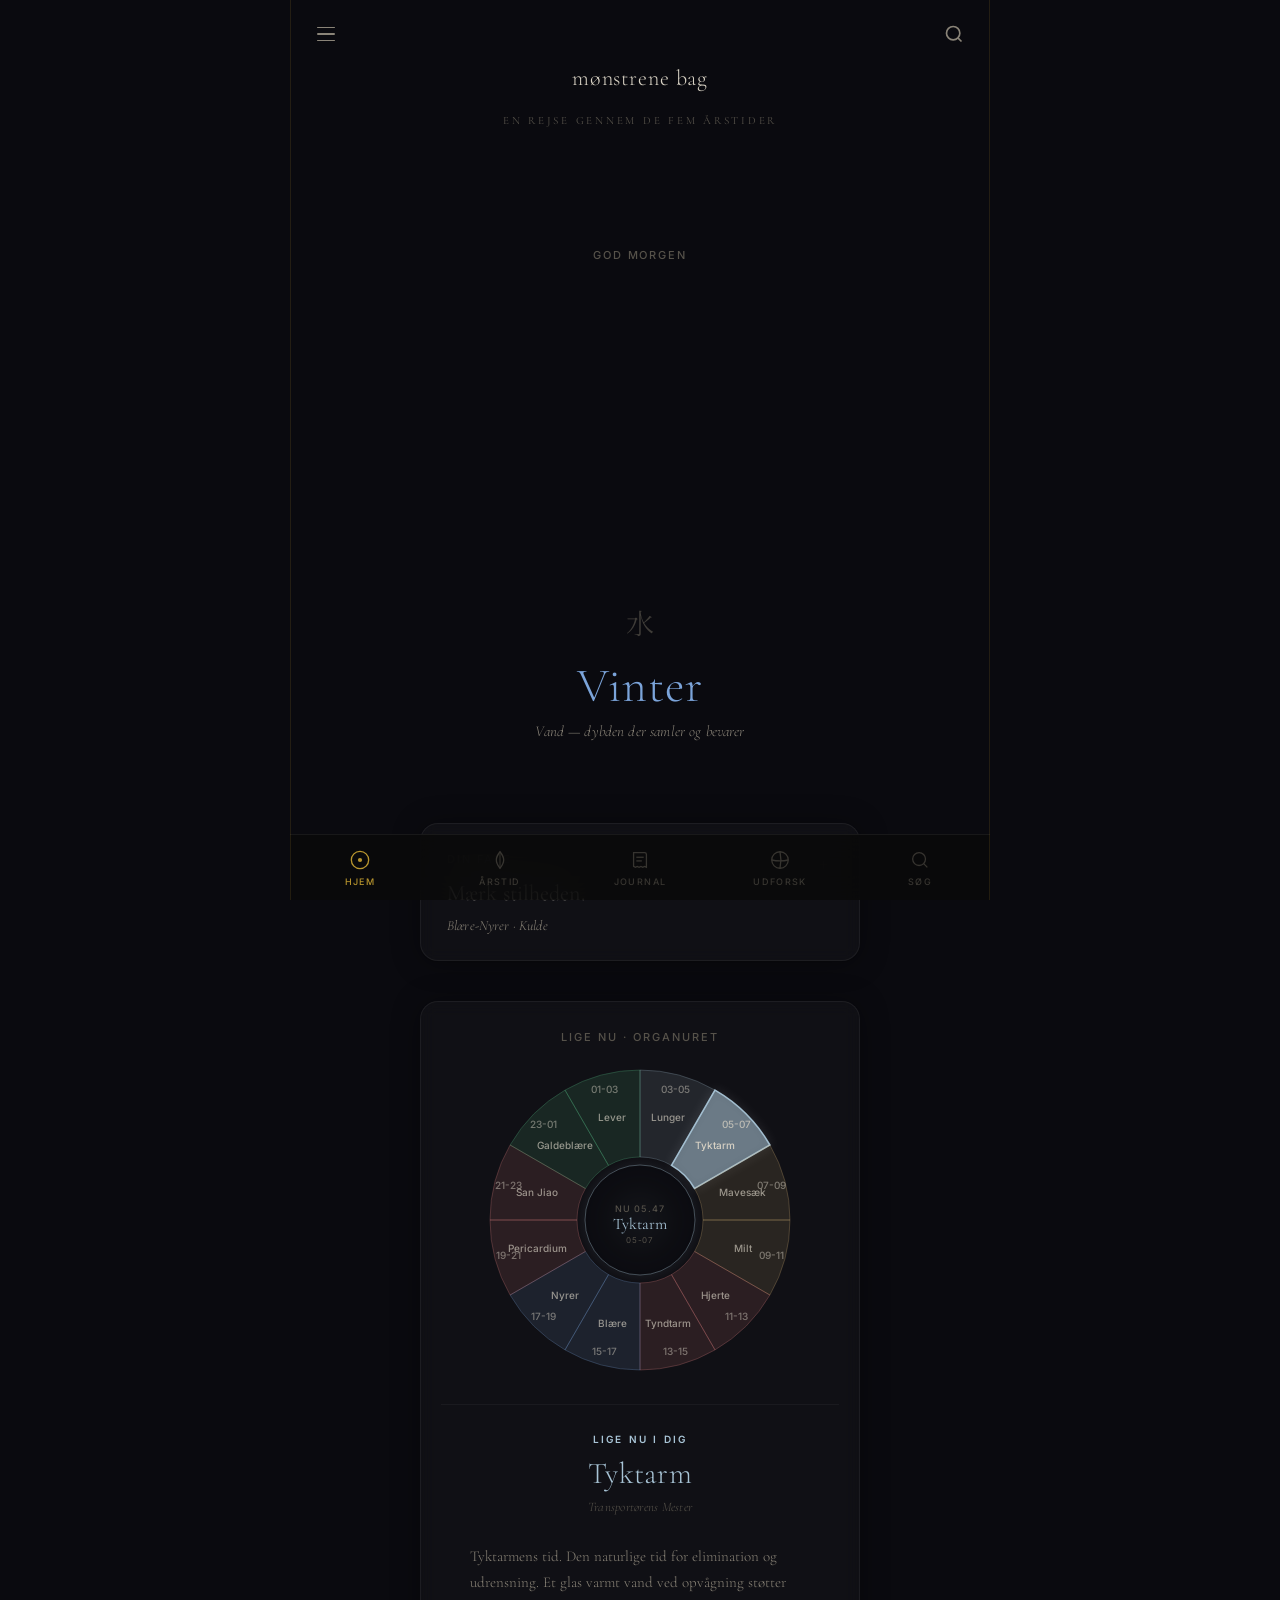
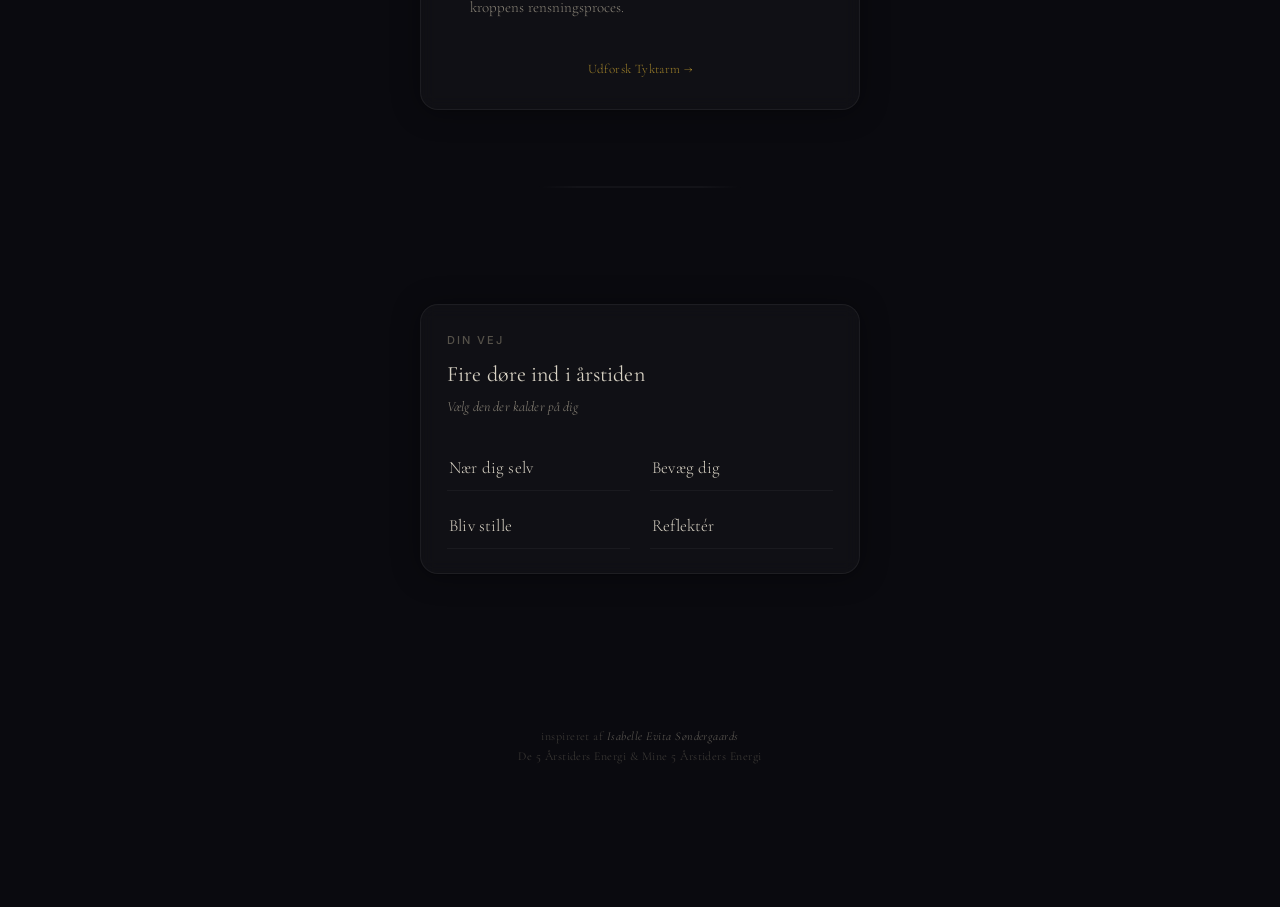
<file: fuld/index.html>
<!DOCTYPE html>
<html lang="da">
<head>
  <meta charset="UTF-8">
  <meta name="viewport" content="width=device-width, initial-scale=1.0, maximum-scale=1.0, user-scalable=no">
  <title>Mønstrene Bag — En rejse gennem de fem årstider</title>
  <link rel="stylesheet" href="css/style.css">
  <link rel="preconnect" href="https://fonts.googleapis.com">
  <link rel="preconnect" href="https://fonts.gstatic.com" crossorigin>
  <link href="https://fonts.googleapis.com/css2?family=Cormorant+Garamond:ital,wght@0,300;0,400;0,500;0,600;1,300;1,400&family=Inter:wght@300;400;500;600&family=Noto+Serif+SC:wght@300;400&display=swap" rel="stylesheet">
</head>
<body>
  <div id="app">
    <!-- ============================================
         Home Screen — Hub
         ============================================ -->
    <div id="screen-home" class="screen active">
      <main class="home-glow">
        <!-- Brand -->
        <header class="home-brand-still">
          <h1 class="home-brand-name">mønstrene bag</h1>
          <p class="home-brand-tagline">en rejse gennem de fem årstider</p>
        </header>

        <!-- Eyebrow: DIN ÅRSTID -->
        <p class="home-eyebrow" id="home-eyebrow">DIN ÅRSTID</p>

        <!-- Årstids-komposit glød-illustration -->
        <div class="home-composite" id="home-composite"></div>

        <!-- Kinesisk glyph -->
        <div class="home-glyph" id="home-glyph"></div>

        <!-- Årstid navn + italic undertitel -->
        <button class="home-season-hero" id="home-season-hero" type="button">
          <span class="home-season-name" id="home-season-name"></span>
          <span class="home-season-subtitle" id="home-season-subtitle"></span>
        </button>

        <!-- Kort-stak -->
        <div class="home-cards" id="home-cards"></div>

        <!-- Horisontal 5-element timeline -->
        <div class="element-timeline" id="home-element-timeline"></div>

        <!-- Mere kort-stak under timeline -->
        <div class="home-cards" id="home-cards-after"></div>

        <!-- Byline / credit nederst -->
        <footer class="home-byline-foot">
          <p class="home-byline-text">
            inspireret af <em>Isabelle Evita Søndergaards</em><br>
            De 5 Årstiders Energi &amp; Mine 5 Årstiders Energi
          </p>
        </footer>
      </main>
    </div>

    <!-- ============================================
         Explore Screen — svgExploreColumn (lodret årstids-søjle)
         ============================================ -->
    <div id="screen-explore" class="screen">
      <main class="screen-glow">
        <p class="screen-eyebrow">UDFORSK</p>
        <div class="screen-hero screen-hero-tall" id="explore-hero"></div>
        <p class="screen-caption"><em>sushumna — kanalen energien rejser gennem</em></p>
        <div class="screen-header">
          <h1 class="screen-title">De fem</h1>
          <p class="screen-subtitle">Tre veje ind: årstider, organer, elementer</p>
        </div>
        <div class="screen-cards" id="explore-cards"></div>
      </main>
    </div>

    <!-- Explore sub-screens — stille typografiske lister -->
    <div id="screen-explore-seasons" class="screen">
      <button class="still-back" data-back-to-explore="true" aria-label="Tilbage">←</button>
      <main class="explore-list-still">
        <div class="screen-illustration size-tiny" id="explore-seasons-illustration"></div>
        <p class="explore-list-label">Årstider</p>
        <div class="explore-list-items" id="explore-seasons-list"></div>
      </main>
    </div>

    <div id="screen-explore-organs" class="screen">
      <button class="still-back" data-back-to-explore="true" aria-label="Tilbage">←</button>
      <main class="explore-list-still">
        <div class="screen-illustration size-tiny" id="explore-organs-illustration"></div>
        <p class="explore-list-label">Organer</p>
        <div class="explore-list-items" id="explore-organs-list"></div>
      </main>
    </div>

    <div id="screen-explore-elements" class="screen">
      <button class="still-back" data-back-to-explore="true" aria-label="Tilbage">←</button>
      <main class="explore-list-still">
        <div class="screen-illustration size-tiny" id="explore-elements-illustration"></div>
        <p class="explore-list-label">Elementer</p>
        <div class="explore-list-items" id="explore-elements-list"></div>
      </main>
    </div>

    <!-- Search Screen — svgSearchCompass -->
    <div id="screen-search" class="screen">
      <button class="still-back" data-back-to="home" aria-label="Tilbage">←</button>
      <main class="screen-glow">
        <p class="screen-eyebrow">LYT INDAD</p>
        <div class="screen-hero" id="search-hero"></div>
        <div class="screen-header">
          <h1 class="screen-title">Hvad mærker du?</h1>
          <p class="screen-subtitle">Skriv et ord — eller vælg en fornemmelse nedenfor</p>
        </div>
        <div class="screen-cards" id="search-cards">
          <div class="card card-static">
            <input type="text" class="search-still-input" id="search-still-input" placeholder="Skriv et ord..." autocomplete="off" />
          </div>
          <div id="search-still-words"></div>
          <div class="search-still-results" id="search-still-results"></div>
        </div>
      </main>
    </div>

    <!-- ============================================
         Detail Screens (unchanged)
         ============================================ -->

    <!-- Season Portrait Screen — årstid-portal med breathing constellation -->
    <div id="screen-season" class="screen">
      <button class="still-back" id="btn-back-season" aria-label="Tilbage">←</button>
      <main class="screen-glow">
        <p class="screen-eyebrow" id="season-eyebrow"></p>
        <div class="screen-hero" id="season-hero"></div>
        <div class="screen-header">
          <h1 class="screen-title" id="season-name-still"></h1>
          <p class="screen-subtitle" id="season-meta-still"></p>
        </div>
        <div class="screen-cards" id="season-cards"></div>
      </main>
    </div>

    <!-- Nær dig selv — Rising warmth -->
    <div id="screen-season-food" class="screen">
      <button class="still-back" data-back-to="season" aria-label="Tilbage">←</button>
      <main class="screen-glow">
        <p class="screen-eyebrow" id="food-eyebrow"></p>
        <div class="screen-hero" id="food-hero"></div>
        <div class="screen-header">
          <h1 class="screen-title">Nær dig selv</h1>
          <p class="screen-subtitle" id="food-subtitle"></p>
        </div>
        <div class="screen-cards" id="food-cards"></div>
      </main>
    </div>

    <!-- Bevæg dig — Tai Chi flow -->
    <div id="screen-season-movement" class="screen">
      <button class="still-back" data-back-to="season" aria-label="Tilbage">←</button>
      <main class="screen-glow">
        <p class="screen-eyebrow" id="movement-eyebrow"></p>
        <div class="screen-hero" id="movement-hero"></div>
        <div class="screen-header">
          <h1 class="screen-title">Bevæg dig</h1>
          <p class="screen-subtitle" id="movement-subtitle"></p>
        </div>
        <div class="screen-cards" id="movement-cards"></div>
      </main>
    </div>

    <!-- Bliv stille — Radiating bell -->
    <div id="screen-season-stillness" class="screen">
      <button class="still-back" data-back-to="season" aria-label="Tilbage">←</button>
      <main class="screen-glow">
        <p class="screen-eyebrow" id="stillness-eyebrow"></p>
        <div class="screen-hero" id="stillness-hero"></div>
        <div class="screen-header">
          <h1 class="screen-title">Bliv stille</h1>
          <p class="screen-subtitle" id="stillness-subtitle"></p>
        </div>
        <div class="screen-cards" id="stillness-cards"></div>
      </main>
    </div>

    <!-- Reflektér — Inward spiral -->
    <div id="screen-season-reflection" class="screen">
      <button class="still-back" data-back-to="season" aria-label="Tilbage">←</button>
      <main class="screen-glow">
        <p class="screen-eyebrow" id="reflection-eyebrow"></p>
        <div class="screen-hero" id="reflection-hero"></div>
        <div class="screen-header">
          <h1 class="screen-title">Reflektér</h1>
          <p class="screen-subtitle" id="reflection-subtitle"></p>
        </div>
        <div class="screen-cards" id="reflection-cards"></div>
      </main>
    </div>

    <!-- Pattern Result Screen -->
    <div id="screen-pattern" class="screen">
      <header class="detail-header">
        <button class="back-btn" id="btn-back-pattern">
          <svg width="20" height="20" viewBox="0 0 24 24" fill="none" stroke="currentColor" stroke-width="2"><path d="M19 12H5M12 19l-7-7 7-7"/></svg>
          <span>Back</span>
        </button>
        <div class="detail-title-area">
          <span class="detail-icon" id="pattern-detail-icon">紋</span>
          <h1 id="pattern-detail-title"></h1>
          <p class="detail-nickname" id="pattern-detail-subtitle"></p>
        </div>
      </header>
      <main class="detail-content">
        <div class="pattern-detail-body" id="pattern-detail-body"></div>
      </main>
    </div>

    <!-- Organ Portrait — svgOrganSignature -->
    <div id="screen-organ" class="screen">
      <button class="still-back" id="btn-back-organ" aria-label="Tilbage">←</button>
      <main class="screen-glow">
        <p class="screen-eyebrow" id="organ-eyebrow"></p>
        <div class="screen-hero" id="organ-hero"></div>
        <div class="screen-header">
          <h1 class="screen-title" id="organ-name-still"></h1>
          <p class="screen-subtitle" id="organ-meta-still"></p>
        </div>
        <div class="screen-cards" id="organ-cards"></div>
      </main>
      <div id="organ-description" style="display:none"></div>
      <div id="organ-glyph-still" style="display:none"></div>
      <div id="organ-portrait-links" style="display:none"></div>
    </div>

    <!-- Organ Themes — svgThemesMandala -->
    <div id="screen-organ-themes" class="screen">
      <button class="still-back" id="btn-back-organ-themes" aria-label="Tilbage">←</button>
      <main class="screen-glow">
        <p class="screen-eyebrow" id="organ-themes-eyebrow"></p>
        <div class="screen-hero" id="organ-themes-hero"></div>
        <div class="screen-header">
          <h1 class="screen-title" id="organ-themes-title"></h1>
          <p class="screen-subtitle" id="organ-themes-subtitle"></p>
        </div>
        <div class="screen-cards" id="organ-themes-flow"></div>
      </main>
      <div id="organ-themes-icon" style="display:none"></div>
      <div id="organ-themes-clock" style="display:none"></div>
    </div>

    <!-- Element Portrait — svgElementRadiance -->
    <div id="screen-element" class="screen">
      <button class="still-back" id="btn-back-element" aria-label="Tilbage">←</button>
      <main class="screen-glow">
        <p class="screen-eyebrow" id="element-eyebrow"></p>
        <div class="screen-hero" id="element-hero"></div>
        <div class="screen-header">
          <h1 class="screen-title" id="element-detail-name"></h1>
          <p class="screen-subtitle" id="element-detail-chinese"></p>
        </div>
        <div class="screen-cards" id="element-cards"></div>
      </main>
      <div id="element-description" style="display:none"></div>
      <div id="element-organs-nav" style="display:none"></div>
      <div id="element-portrait-links" style="display:none"></div>
      <div id="element-detail-meta" style="display:none"></div>
      <span id="element-detail-icon" style="display:none"></span>
      <div id="element-glyph-still" style="display:none"></div>
    </div>

    <!-- Element Cycles — svgPentagramCycle -->
    <div id="screen-element-cycles" class="screen">
      <button class="still-back" id="btn-back-element-cycles" aria-label="Tilbage">←</button>
      <main class="screen-glow">
        <p class="screen-eyebrow">FEM FASER</p>
        <div class="screen-hero screen-hero-wide" id="element-cycles-hero"></div>
        <div class="screen-header">
          <h1 class="screen-title" id="element-cycles-title">De fem elementers dans</h1>
          <p class="screen-subtitle">Hvert element næres af et andet, og holder et andet i balance</p>
        </div>
        <div class="screen-cards" id="element-cycles-cards"></div>
      </main>
      <div id="element-cycles-icon" style="display:none"></div>
      <div id="element-cycles-flow" style="display:none"></div>
    </div>

    <!-- Meridian Detail Screen -->
    <div id="screen-meridian" class="screen">
      <header class="detail-header">
        <button class="back-btn" id="btn-back-meridian">
          <svg width="20" height="20" viewBox="0 0 24 24" fill="none" stroke="currentColor" stroke-width="2"><path d="M19 12H5M12 19l-7-7 7-7"/></svg>
          <span>Back</span>
        </button>
        <div class="detail-title-area">
          <span class="detail-icon" id="meridian-detail-icon"></span>
          <h1 id="meridian-detail-name"></h1>
          <p class="detail-nickname" id="meridian-detail-nickname"></p>
        </div>
        <div class="detail-meta" id="meridian-detail-meta"></div>
      </header>

      <main class="detail-content">
        <nav class="detail-tabs">
          <button class="tab active" data-tab="m-overview">Overview</button>
          <button class="tab" data-tab="m-pathway">Pathway</button>
          <button class="tab" data-tab="m-keypoints">Key Points</button>
          <button class="tab" data-tab="m-themes">8 Themes</button>
        </nav>

        <div class="tab-content active" id="tab-m-overview">
          <div class="description-text" id="meridian-description"></div>
          <div id="meridian-connections"></div>
        </div>

        <div class="tab-content" id="tab-m-pathway">
          <div id="meridian-pathway"></div>
        </div>

        <div class="tab-content" id="tab-m-keypoints">
          <div class="keypoints-list" id="meridian-keypoints"></div>
        </div>

        <div class="tab-content" id="tab-m-themes">
          <div class="themes-list" id="meridian-themes"></div>
        </div>
      </main>
    </div>
  </div>

  <!-- Bottom Navigation — 5 items -->
  <nav class="bottom-nav" id="bottom-nav">
    <button class="bottom-nav-item active" data-nav="home">
      <svg viewBox="0 0 24 24" fill="none" stroke="currentColor" stroke-width="1.4" width="22" height="22" aria-hidden="true">
        <circle cx="12" cy="12" r="9"/>
        <circle cx="12" cy="12" r="2.2" fill="currentColor" stroke="none"/>
      </svg>
      <span>Hjem</span>
    </button>
    <button class="bottom-nav-item" data-nav="season">
      <svg viewBox="0 0 24 24" fill="none" stroke="currentColor" stroke-width="1.4" width="22" height="22" aria-hidden="true">
        <path d="M12 3 Q16 8 16 12 Q16 16 12 21 Q8 16 8 12 Q8 8 12 3 Z"/>
        <line x1="12" y1="3" x2="12" y2="21" stroke-width="1"/>
      </svg>
      <span>Årstid</span>
    </button>
    <button class="bottom-nav-item" data-nav="journal">
      <svg viewBox="0 0 24 24" fill="none" stroke="currentColor" stroke-width="1.4" width="22" height="22" aria-hidden="true">
        <path d="M5 4 H17 A2 2 0 0 1 19 6 V20 L17 19 L15 20 L13 19 L11 20 L9 19 L7 20 L5 19 Z"/>
        <line x1="8" y1="9"  x2="16" y2="9"/>
        <line x1="8" y1="13" x2="14" y2="13"/>
      </svg>
      <span>Journal</span>
    </button>
    <button class="bottom-nav-item" data-nav="explore">
      <svg viewBox="0 0 24 24" fill="none" stroke="currentColor" stroke-width="1.4" width="22" height="22" aria-hidden="true">
        <circle cx="12" cy="12" r="9"/>
        <path d="M12 3 Q14 12 12 21 M3 12 Q12 14 21 12"/>
      </svg>
      <span>Udforsk</span>
    </button>
    <button class="bottom-nav-item" data-nav="search">
      <svg viewBox="0 0 24 24" fill="none" stroke="currentColor" stroke-width="1.4" width="22" height="22" aria-hidden="true">
        <circle cx="11" cy="11" r="7"/>
        <line x1="20" y1="20" x2="16" y2="16"/>
      </svg>
      <span>Søg</span>
    </button>
  </nav>

  <!-- Top Floating Buttons -->
  <button class="top-float-btn top-float-left" id="hamburger-btn" aria-label="Menu">
    <span class="hamburger-line"></span>
    <span class="hamburger-line"></span>
    <span class="hamburger-line"></span>
  </button>
  <button class="top-float-btn top-float-right" id="search-btn" aria-label="Search">
    <svg viewBox="0 0 24 24" fill="none" stroke="currentColor" stroke-width="2" width="20" height="20"><circle cx="11" cy="11" r="8"/><line x1="21" y1="21" x2="16.65" y2="16.65"/></svg>
  </button>

  <!-- Search Overlay -->
  <div class="search-overlay" id="search-overlay">
    <div class="search-container">
      <div class="search-input-row">
        <svg class="search-input-icon" viewBox="0 0 24 24" fill="none" stroke="currentColor" stroke-width="2" width="18" height="18"><circle cx="11" cy="11" r="8"/><line x1="21" y1="21" x2="16.65" y2="16.65"/></svg>
        <input type="text" class="search-input" id="search-input" placeholder="Search organs, elements, meridians..." autocomplete="off" />
        <button class="search-close" id="search-close" aria-label="Close search">
          <svg viewBox="0 0 24 24" fill="none" stroke="currentColor" stroke-width="2" width="20" height="20"><path d="M18 6L6 18M6 6l12 12"/></svg>
        </button>
      </div>
      <div class="search-results" id="search-results">
        <div class="search-placeholder"></div>
      </div>
    </div>
  </div>

  <!-- Hamburger Menu Overlay -->
  <div class="hamburger-overlay" id="hamburger-overlay">
    <div class="hamburger-menu" id="hamburger-menu">
      <div class="hamburger-header">
        <div class="hamburger-brand">The Patterns Behind</div>
        <button class="hamburger-close" id="hamburger-close" aria-label="Close menu">
          <svg viewBox="0 0 24 24" fill="none" stroke="currentColor" stroke-width="2" width="24" height="24"><path d="M18 6L6 18M6 6l12 12"/></svg>
        </button>
      </div>

      <div class="hamburger-section">
        <div class="hamburger-section-label" id="menu-label-sections">Sections</div>
        <button class="hamburger-link" data-nav="home">
          <svg viewBox="0 0 24 24" fill="none" stroke="currentColor" stroke-width="1.8" width="20" height="20"><path d="M3 9l9-7 9 7v11a2 2 0 01-2 2H5a2 2 0 01-2-2z"/><polyline points="9 22 9 12 15 12 15 22"/></svg>
          Home
        </button>
        <button class="hamburger-link" data-nav="practice">
          <svg viewBox="0 0 24 24" fill="none" stroke="currentColor" stroke-width="1.8" width="20" height="20"><path d="M2 3h6a4 4 0 014 4v14a3 3 0 00-3-3H2z"/><path d="M22 3h-6a4 4 0 00-4 4v14a3 3 0 013-3h7z"/></svg>
          Your Exploration
        </button>
        <button class="hamburger-link" data-nav="seasons">
          <svg viewBox="0 0 24 24" fill="none" stroke="currentColor" stroke-width="1.8" width="20" height="20"><circle cx="12" cy="12" r="10"/><path d="M12 2a10 10 0 010 20"/><circle cx="12" cy="12" r="3"/></svg>
          Your Season
        </button>
        <button class="hamburger-link" data-nav="patterns">
          <svg viewBox="0 0 24 24" fill="none" stroke="currentColor" stroke-width="1.8" width="20" height="20"><circle cx="8" cy="8" r="3"/><circle cx="16" cy="16" r="3"/><circle cx="16" cy="8" r="3"/><line x1="10.5" y1="9.5" x2="13.5" y2="14.5"/><line x1="13" y1="8" x2="11" y2="8"/></svg>
          Explore Your Patterns
        </button>
        <button class="hamburger-link" data-nav="organs">
          <svg viewBox="0 0 24 24" fill="none" stroke="currentColor" stroke-width="1.8" width="20" height="20"><circle cx="12" cy="12" r="10"/><path d="M12 8v4l3 3"/></svg>
          The 12 Organs
        </button>
        <button class="hamburger-link" data-nav="elements">
          <svg viewBox="0 0 24 24" fill="none" stroke="currentColor" stroke-width="1.8" width="20" height="20"><polygon points="12 2 15.09 8.26 22 9.27 17 14.14 18.18 21.02 12 17.77 5.82 21.02 7 14.14 2 9.27 8.91 8.26 12 2"/></svg>
          Five Elements & Core Principles
        </button>
        <button class="hamburger-link" data-nav="meridians">
          <svg viewBox="0 0 24 24" fill="none" stroke="currentColor" stroke-width="1.8" width="20" height="20"><path d="M12 2C6.5 2 2 6.5 2 12s4.5 10 10 10 10-4.5 10-10S17.5 2 12 2z"/><path d="M2 12h20"/><path d="M12 2a15.3 15.3 0 014 10 15.3 15.3 0 01-4 10 15.3 15.3 0 01-4-10 15.3 15.3 0 014-10z"/></svg>
          The 8 Extraordinary Meridians
        </button>
        <button class="hamburger-link" data-nav="overviews">
          <svg viewBox="0 0 24 24" fill="none" stroke="currentColor" stroke-width="1.8" width="20" height="20"><rect x="3" y="3" width="7" height="7" rx="1"/><rect x="14" y="3" width="7" height="7" rx="1"/><rect x="3" y="14" width="7" height="7" rx="1"/><rect x="14" y="14" width="7" height="7" rx="1"/></svg>
          Overviews
        </button>
      </div>

      <div class="hamburger-section">
        <div class="hamburger-section-label" id="menu-label-info">Information</div>
        <button class="hamburger-link" data-info="about">
          <svg viewBox="0 0 24 24" fill="none" stroke="currentColor" stroke-width="1.8" width="20" height="20"><circle cx="12" cy="12" r="10"/><line x1="12" y1="16" x2="12" y2="12"/><line x1="12" y1="8" x2="12.01" y2="8"/></svg>
          About The Patterns Behind
        </button>
        <button class="hamburger-link" data-info="howto">
          <svg viewBox="0 0 24 24" fill="none" stroke="currentColor" stroke-width="1.8" width="20" height="20"><circle cx="12" cy="12" r="10"/><path d="M9.09 9a3 3 0 015.83 1c0 2-3 3-3 3"/><line x1="12" y1="17" x2="12.01" y2="17"/></svg>
          How to Use the App
        </button>
      </div>

      <div class="hamburger-section">
        <div class="hamburger-section-label" id="menu-label-appearance">Appearance</div>
        <button class="hamburger-link" id="theme-toggle">
          <svg viewBox="0 0 24 24" fill="none" stroke="currentColor" stroke-width="1.8" width="20" height="20"><circle cx="12" cy="12" r="5"/><line x1="12" y1="1" x2="12" y2="3"/><line x1="12" y1="21" x2="12" y2="23"/><line x1="4.22" y1="4.22" x2="5.64" y2="5.64"/><line x1="18.36" y1="18.36" x2="19.78" y2="19.78"/><line x1="1" y1="12" x2="3" y2="12"/><line x1="21" y1="12" x2="23" y2="12"/><line x1="4.22" y1="19.78" x2="5.64" y2="18.36"/><line x1="18.36" y1="5.64" x2="19.78" y2="4.22"/></svg>
          <span id="theme-label">Switch to light mode</span>
        </button>
      </div>

      <div class="hamburger-section">
        <div class="hamburger-section-label" id="menu-label-language">Language</div>
        <button class="hamburger-link" id="lang-toggle">
          <svg viewBox="0 0 24 24" fill="none" stroke="currentColor" stroke-width="1.8" width="20" height="20"><circle cx="12" cy="12" r="10"/><path d="M2 12h20"/><path d="M12 2a15.3 15.3 0 014 10 15.3 15.3 0 01-4 10 15.3 15.3 0 01-4-10 15.3 15.3 0 014-10z"/></svg>
          <span id="lang-label">Dansk</span>
        </button>
      </div>

      <div class="hamburger-section">
        <div class="hamburger-section-label">Version</div>
        <a class="hamburger-link" href="faglig/index.html">
          <svg viewBox="0 0 24 24" fill="none" stroke="currentColor" stroke-width="1.8" width="20" height="20"><path d="M4 19.5A2.5 2.5 0 016.5 17H20"/><path d="M6.5 2H20v20H6.5A2.5 2.5 0 014 19.5v-15A2.5 2.5 0 016.5 2z"/></svg>
          <span>Fagligt opslagsværk</span>
        </a>
      </div>

    </div>
  </div>

  <script type="module" src="js/app.js"></script>
</body>
</html>
</file>
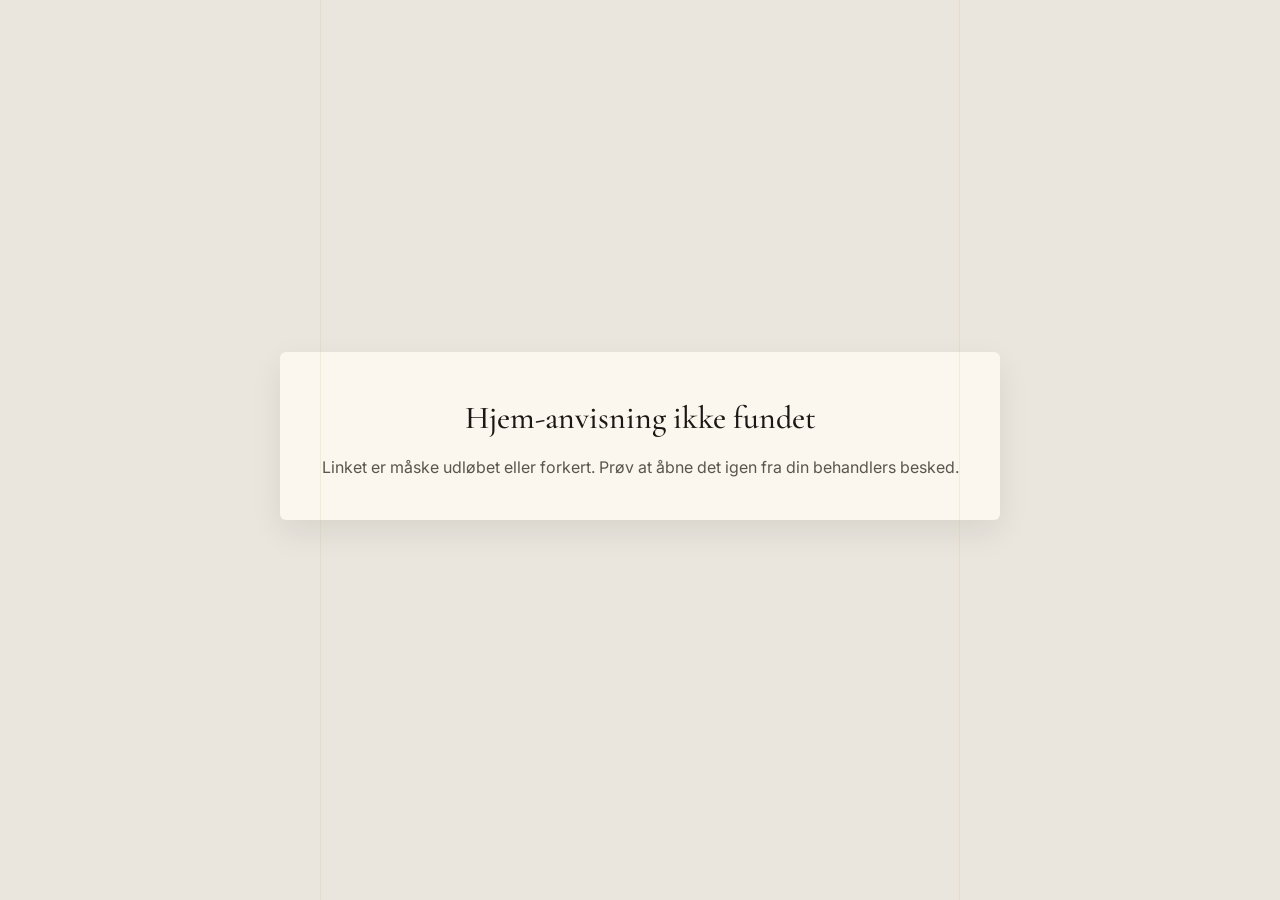
<file: share-polyvagal.html>
<!doctype html>
<html lang="da">
<head>
  <meta charset="UTF-8">
  <meta name="viewport" content="width=device-width, initial-scale=1.0">
  <title>Til dit hjem — Hjem-anvisning fra dit nervesystem</title>
  <meta name="description" content="Et lille brev fra din behandler — råd og øvelser til hjemme.">

  <!-- Open Graph (used by iMessage, WhatsApp, Facebook, LinkedIn etc.) -->
  <meta property="og:type" content="article">
  <meta property="og:site_name" content="Mønstrene Bag">
  <meta property="og:title" content="Til dit hjem — Hjem-anvisning fra dit nervesystem">
  <meta property="og:description" content="Et lille brev fra din behandler — råd og øvelser til hjemme.">
  <meta property="og:image" content="https://nklasfff.github.io/tcmdynamics/ladder.png">
  <meta property="og:image:type" content="image/png">
  <meta property="og:image:width" content="1200">
  <meta property="og:image:height" content="630">
  <meta property="og:image:alt" content="Stigen — symbol for det autonome nervesystems tre tilstande">
  <meta property="og:url" content="https://nklasfff.github.io/tcmdynamics/share-polyvagal.html">
  <meta property="og:locale" content="da_DK">

  <!-- Twitter card -->
  <meta name="twitter:card" content="summary_large_image">
  <meta name="twitter:title" content="Til dit hjem — Hjem-anvisning fra dit nervesystem">
  <meta name="twitter:description" content="Et lille brev fra din behandler — råd og øvelser til hjemme.">
  <meta name="twitter:image" content="https://nklasfff.github.io/tcmdynamics/ladder.png">

  <link rel="icon" type="image/png" sizes="192x192" href="icon-192.png">
  <link rel="apple-touch-icon" sizes="180x180" href="apple-touch-icon.png">

  <link rel="preconnect" href="https://fonts.googleapis.com">
  <link rel="preconnect" href="https://fonts.gstatic.com" crossorigin>
  <link rel="stylesheet" href="https://fonts.googleapis.com/css2?family=Cormorant+Garamond:wght@300;400;500;600&family=Inter:wght@300;400;500;600&display=swap">
  <link rel="stylesheet" href="./css/style.css">
  <style>
    /* Standalone share page — no app chrome, light cream background. */
    body {
      background: #eae6de;
      margin: 0;
    }
    .share-page {
      min-height: 100vh;
      padding: 28px 16px 56px;
      display: flex;
      justify-content: center;
    }
    .share-loading,
    .share-error {
      width: 100%;
      max-width: 720px;
      margin: 40px auto;
      padding: 40px 24px;
      text-align: center;
      font-family: 'Inter', sans-serif;
      color: #5a554d;
      background: #fbf7ee;
      border-radius: 6px;
      box-shadow: 0 12px 32px rgba(0, 0, 0, 0.08);
    }
    .share-error h1 {
      font-family: 'Cormorant Garamond', serif;
      font-weight: 500;
      margin: 0 0 12px;
      color: #1a1815;
    }
    .share-page {
      flex-direction: column;
      align-items: center;
      gap: 18px;
    }
    .share-save-hint {
      width: 100%;
      max-width: 720px;
      padding: 22px 24px;
      background: #fbf7ee;
      border: 1px solid rgba(154, 123, 60, 0.22);
      border-radius: 6px;
      font-family: 'Inter', sans-serif;
      color: #5a554d;
      text-align: center;
    }
    .share-save-hint p {
      margin: 0 0 14px;
      font-size: 13px;
      line-height: 1.55;
    }
    .share-save-btn {
      display: inline-flex;
      align-items: center;
      gap: 8px;
      padding: 10px 18px;
      background: rgba(154, 123, 60, 0.12);
      border: 1px solid #9a7b3c;
      border-radius: 22px;
      color: #9a7b3c;
      font-family: 'Inter', sans-serif;
      font-size: 13px;
      font-weight: 500;
      cursor: pointer;
      transition: background 0.18s ease, color 0.18s ease;
    }
    .share-save-btn:hover {
      background: #9a7b3c;
      color: #fbf7ee;
    }
    @media print {
      .share-save-hint {
        display: none !important;
      }
    }
  </style>
</head>
<body>
  <div class="share-page" id="share-page">
    <article class="handout-document" id="share-document">
      <div class="share-loading">Henter…</div>
    </article>
  </div>

  <script type="module">
    import { getLangData } from './js/data.js';
    import { polyvagalPatterns } from './js/data-pv.js';

    const escapeHtml = s => String(s == null ? '' : s).replace(/[&<>"']/g, c =>
      ({ '&': '&amp;', '<': '&lt;', '>': '&gt;', '"': '&quot;', "'": '&#39;' }[c]));

    // This page is the polyvagal-specific share landing — it serves the
    // ladder OG-image to messaging app previews and resolves ids in the
    // polyvagal pattern library by default.
    const params = new URLSearchParams(window.location.search);
    const id = params.get('id');
    const pattern = polyvagalPatterns.find(p => p.id === id);
    const docEl = document.getElementById('share-document');

    if (!pattern || !pattern.homePractice) {
      docEl.outerHTML = `
        <div class="share-error">
          <h1>Hjem-anvisning ikke fundet</h1>
          <p>Linket er måske udløbet eller forkert. Prøv at åbne det igen fra din behandlers besked.</p>
        </div>
      `;
    } else {
      const hp = pattern.homePractice;
      const isPolyvagal = pattern.kind === 'polyvagal';
      const practices = isPolyvagal ? [
        { label: 'Indre billede', glyph: 'I', text: hp.innerImage },
        { label: 'Orientering',   glyph: 'O', text: hp.orientation },
        { label: 'Bevægelse',     glyph: 'B', text: hp.movement },
        { label: 'Anker',         glyph: 'A', text: hp.anchor, accent: true },
        { label: 'Øjeblikke',     glyph: 'G', text: hp.glimmer }
      ] : [
        { label: 'Indre billede',  glyph: '心', text: hp.innerImage },
        { label: 'Mad og varme',   glyph: '食', text: hp.diet },
        { label: 'Bevægelse',      glyph: '行', text: hp.movement },
        { label: 'Akupressur',     glyph: '穴', text: hp.acupressure },
        { label: 'Opmærksomhed',   glyph: '觀', text: hp.awareness }
      ];

      const sealHTML = isPolyvagal
        ? `<svg class="handout-seal handout-seal-ladder" viewBox="0 0 60 90" fill="none" stroke="currentColor" stroke-width="3.2" stroke-linecap="round">
            <line x1="15" y1="6" x2="15" y2="84"/>
            <line x1="45" y1="6" x2="45" y2="84"/>
            <line x1="15" y1="20" x2="45" y2="20"/>
            <line x1="15" y1="45" x2="45" y2="45"/>
            <line x1="15" y1="70" x2="45" y2="70"/>
          </svg>`
        : `<img class="handout-seal" src="yinyang_highres.png" alt="" />`;

      const footerText = 'Det her er ikke ekstra arbejde. Det er måder at lytte til kroppen på i hverdagen. Vælg det der taler til dig — eller bare ét af dem til at starte med.\n\nHvis du vil dele det med mig næste gang, kan du notere hvad du har prøvet, og hvad du har mærket.';

      docEl.innerHTML = `
        <header class="handout-letterhead">
          ${sealHTML}
          <div class="handout-letterhead-text">
            <div class="handout-eyebrow">Til dit hjem</div>
            <h1 class="handout-title">${escapeHtml(pattern.plainName || pattern.name)}</h1>
          </div>
        </header>

        <section class="handout-section handout-section-summary">
          <h2 class="handout-h2">Det vi har set sammen i dag</h2>
          <p class="handout-lede">${escapeHtml(pattern.summaryDescription || '')}</p>
        </section>

        <section class="handout-section">
          <h2 class="handout-h2">Hvad du selv kan gøre</h2>
          <div class="handout-practices">
            ${practices.map(row => `
              <div class="handout-practice${row.accent ? ' handout-practice-accent' : ''}">
                <div class="handout-practice-glyph" aria-hidden="true">${row.glyph}</div>
                <div class="handout-practice-body">
                  <div class="handout-practice-label">${escapeHtml(row.label)}</div>
                  <p class="handout-practice-text">${escapeHtml(row.text)}</p>
                </div>
              </div>
            `).join('')}
          </div>
        </section>

        <footer class="handout-footer">
          <div class="handout-rule"></div>
          <p class="handout-footer-text">${escapeHtml(footerText)}</p>
        </footer>
      `;

      document.title = `${pattern.plainName || pattern.name} — Til dit hjem`;
      const desc = (pattern.summaryDescription || '').slice(0, 160);
      const descEl = document.querySelector('meta[name="description"]');
      if (descEl && desc) descEl.setAttribute('content', desc);

      // Quiet save-hint below the document — the message thread itself is the
      // simplest "save", and we offer Print/PDF for those who want a file.
      const hintEl = document.createElement('div');
      hintEl.className = 'share-save-hint';
      hintEl.innerHTML = `
        <p>Linket bliver i din besked-tråd — du kan altid tappe det igen og åbne hjem-anvisningen. Vil du have den som fil på din telefon?</p>
        <button class="share-save-btn" type="button" id="share-save-btn">
          <svg viewBox="0 0 24 24" fill="none" stroke="currentColor" stroke-width="1.8" width="14" height="14"><polyline points="6 9 6 2 18 2 18 9"/><path d="M6 18H4a2 2 0 0 1-2-2v-5a2 2 0 0 1 2-2h16a2 2 0 0 1 2 2v5a2 2 0 0 1-2 2h-2"/><rect x="6" y="14" width="12" height="8"/></svg>
          Gem som PDF
        </button>
      `;
      document.getElementById('share-page').appendChild(hintEl);
      document.getElementById('share-save-btn').addEventListener('click', () => window.print());
    }
  </script>
</body>
</html>
</file>
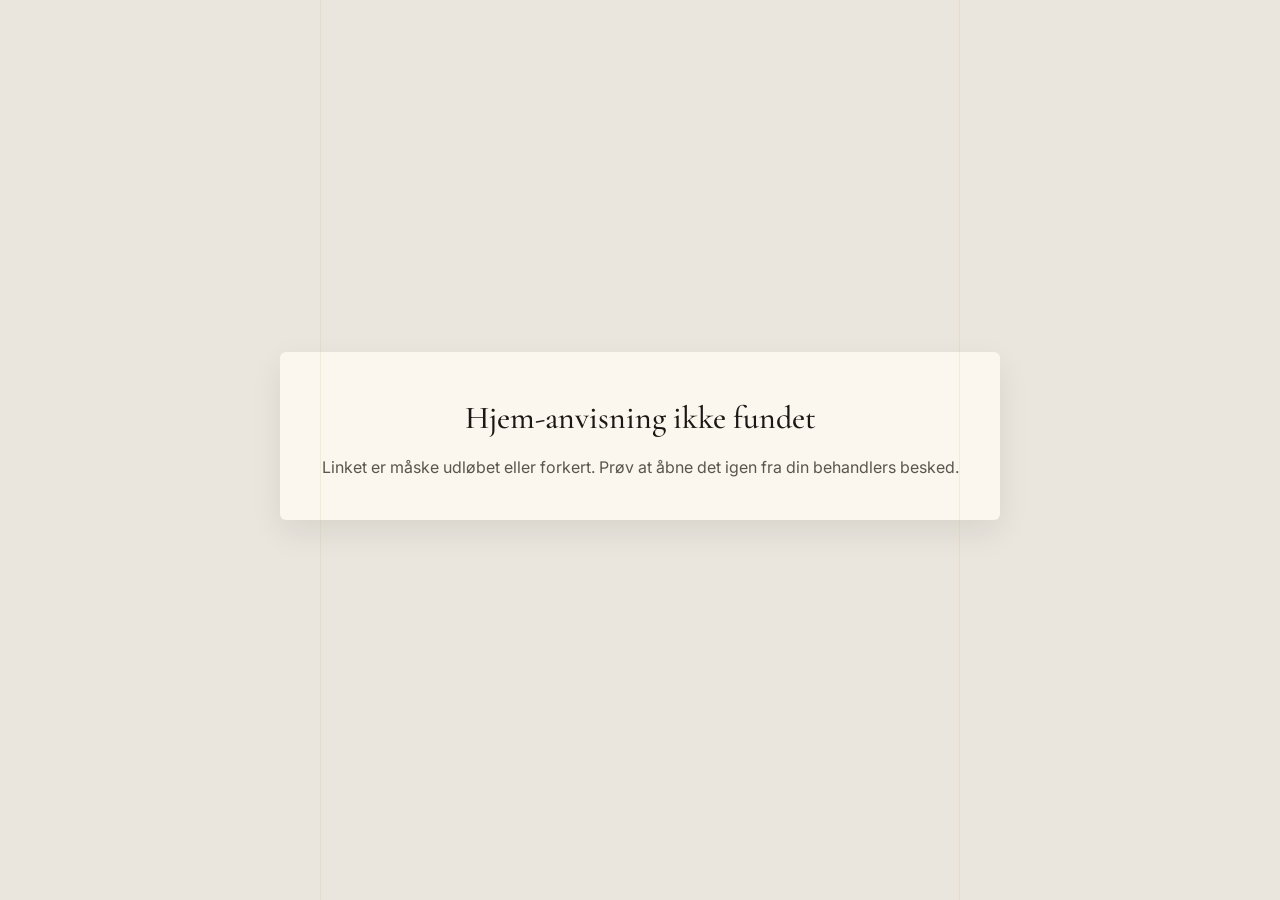
<file: share.html>
<!doctype html>
<html lang="da">
<head>
  <meta charset="UTF-8">
  <meta name="viewport" content="width=device-width, initial-scale=1.0">
  <title>Til dit hjem — Hjem-anvisning</title>
  <meta name="description" content="Et lille brev fra din behandler — råd og øvelser til hjemme.">

  <!-- Open Graph (used by iMessage, WhatsApp, Facebook, LinkedIn etc.) -->
  <meta property="og:type" content="article">
  <meta property="og:site_name" content="Mønstrene Bag">
  <meta property="og:title" content="Til dit hjem — Hjem-anvisning">
  <meta property="og:description" content="Et lille brev fra din behandler — råd og øvelser til hjemme.">
  <meta property="og:image" content="https://nklasfff.github.io/tcmdynamics/yinyang_highres.png">
  <meta property="og:image:type" content="image/png">
  <meta property="og:image:alt" content="Yinyang — symbol for balance og bevægelse">
  <meta property="og:url" content="https://nklasfff.github.io/tcmdynamics/share.html">
  <meta property="og:locale" content="da_DK">

  <!-- Twitter card -->
  <meta name="twitter:card" content="summary_large_image">
  <meta name="twitter:title" content="Til dit hjem — Hjem-anvisning">
  <meta name="twitter:description" content="Et lille brev fra din behandler — råd og øvelser til hjemme.">
  <meta name="twitter:image" content="https://nklasfff.github.io/tcmdynamics/yinyang_highres.png">

  <link rel="icon" type="image/png" sizes="192x192" href="icon-192.png">
  <link rel="apple-touch-icon" sizes="180x180" href="apple-touch-icon.png">

  <link rel="preconnect" href="https://fonts.googleapis.com">
  <link rel="preconnect" href="https://fonts.gstatic.com" crossorigin>
  <link rel="stylesheet" href="https://fonts.googleapis.com/css2?family=Cormorant+Garamond:wght@300;400;500;600&family=Inter:wght@300;400;500;600&display=swap">
  <link rel="stylesheet" href="./css/style.css">
  <style>
    /* Standalone share page — no app chrome, light cream background. */
    body {
      background: #eae6de;
      margin: 0;
    }
    .share-page {
      min-height: 100vh;
      padding: 28px 16px 56px;
      display: flex;
      justify-content: center;
    }
    .share-loading,
    .share-error {
      width: 100%;
      max-width: 720px;
      margin: 40px auto;
      padding: 40px 24px;
      text-align: center;
      font-family: 'Inter', sans-serif;
      color: #5a554d;
      background: #fbf7ee;
      border-radius: 6px;
      box-shadow: 0 12px 32px rgba(0, 0, 0, 0.08);
    }
    .share-error h1 {
      font-family: 'Cormorant Garamond', serif;
      font-weight: 500;
      margin: 0 0 12px;
      color: #1a1815;
    }
    .share-page {
      flex-direction: column;
      align-items: center;
      gap: 18px;
    }
    .share-save-hint {
      width: 100%;
      max-width: 720px;
      padding: 22px 24px;
      background: #fbf7ee;
      border: 1px solid rgba(154, 123, 60, 0.22);
      border-radius: 6px;
      font-family: 'Inter', sans-serif;
      color: #5a554d;
      text-align: center;
    }
    .share-save-hint p {
      margin: 0 0 14px;
      font-size: 13px;
      line-height: 1.55;
    }
    .share-save-btn {
      display: inline-flex;
      align-items: center;
      gap: 8px;
      padding: 10px 18px;
      background: rgba(154, 123, 60, 0.12);
      border: 1px solid #9a7b3c;
      border-radius: 22px;
      color: #9a7b3c;
      font-family: 'Inter', sans-serif;
      font-size: 13px;
      font-weight: 500;
      cursor: pointer;
      transition: background 0.18s ease, color 0.18s ease;
    }
    .share-save-btn:hover {
      background: #9a7b3c;
      color: #fbf7ee;
    }
    @media print {
      .share-save-hint {
        display: none !important;
      }
    }
  </style>
</head>
<body>
  <div class="share-page" id="share-page">
    <article class="handout-document" id="share-document">
      <div class="share-loading">Henter…</div>
    </article>
  </div>

  <script type="module">
    import { getLangData } from './js/data.js';
    import { polyvagalPatterns } from './js/data-pv.js';

    const escapeHtml = s => String(s == null ? '' : s).replace(/[&<>"']/g, c =>
      ({ '&': '&amp;', '<': '&lt;', '>': '&gt;', '"': '&quot;', "'": '&#39;' }[c]));

    const params = new URLSearchParams(window.location.search);
    const id = params.get('id');
    const kind = params.get('kind');
    const data = getLangData('da');
    let pattern = null;
    if (kind === 'polyvagal') {
      pattern = polyvagalPatterns.find(p => p.id === id);
    } else {
      pattern = data.patternLibrary.find(p => p.id === id) || polyvagalPatterns.find(p => p.id === id);
    }
    const docEl = document.getElementById('share-document');

    if (!pattern || !pattern.homePractice) {
      docEl.outerHTML = `
        <div class="share-error">
          <h1>Hjem-anvisning ikke fundet</h1>
          <p>Linket er måske udløbet eller forkert. Prøv at åbne det igen fra din behandlers besked.</p>
        </div>
      `;
    } else {
      const hp = pattern.homePractice;
      const isPolyvagal = pattern.kind === 'polyvagal';
      const practices = isPolyvagal ? [
        { label: 'Indre billede', glyph: 'I', text: hp.innerImage },
        { label: 'Orientering',   glyph: 'O', text: hp.orientation },
        { label: 'Bevægelse',     glyph: 'B', text: hp.movement },
        { label: 'Anker',         glyph: 'A', text: hp.anchor },
        { label: 'Øjeblikke',     glyph: 'G', text: hp.glimmer }
      ] : [
        { label: 'Indre billede',  glyph: '心', text: hp.innerImage },
        { label: 'Mad og varme',   glyph: '食', text: hp.diet },
        { label: 'Bevægelse',      glyph: '行', text: hp.movement },
        { label: 'Akupressur',     glyph: '穴', text: hp.acupressure },
        { label: 'Opmærksomhed',   glyph: '觀', text: hp.awareness }
      ];

      const sealHTML = isPolyvagal
        ? `<svg class="handout-seal handout-seal-ladder" viewBox="0 0 60 90" fill="none" stroke="currentColor" stroke-width="3.2" stroke-linecap="round">
            <line x1="15" y1="6" x2="15" y2="84"/>
            <line x1="45" y1="6" x2="45" y2="84"/>
            <line x1="15" y1="20" x2="45" y2="20"/>
            <line x1="15" y1="45" x2="45" y2="45"/>
            <line x1="15" y1="70" x2="45" y2="70"/>
          </svg>`
        : `<img class="handout-seal" src="yinyang_highres.png" alt="" />`;

      const footerText = 'Det her er ikke ekstra arbejde. Det er måder at lytte til kroppen på i hverdagen. Vælg det der taler til dig — eller bare ét af dem til at starte med.\n\nHvis du vil dele det med mig næste gang, kan du notere hvad du har prøvet, og hvad du har mærket.';

      docEl.innerHTML = `
        <header class="handout-letterhead">
          ${sealHTML}
          <div class="handout-letterhead-text">
            <div class="handout-eyebrow">Til dit hjem</div>
            <h1 class="handout-title">${escapeHtml(pattern.plainName || pattern.name)}</h1>
          </div>
        </header>

        <section class="handout-section handout-section-summary">
          <h2 class="handout-h2">Det vi har set sammen i dag</h2>
          <p class="handout-lede">${escapeHtml(pattern.summaryDescription || '')}</p>
        </section>

        <section class="handout-section">
          <h2 class="handout-h2">Hvad du selv kan gøre</h2>
          <div class="handout-practices">
            ${practices.map(row => `
              <div class="handout-practice">
                <div class="handout-practice-glyph" aria-hidden="true">${row.glyph}</div>
                <div class="handout-practice-body">
                  <div class="handout-practice-label">${escapeHtml(row.label)}</div>
                  <p class="handout-practice-text">${escapeHtml(row.text)}</p>
                </div>
              </div>
            `).join('')}
          </div>
        </section>

        <footer class="handout-footer">
          <div class="handout-rule"></div>
          <p class="handout-footer-text">${escapeHtml(footerText)}</p>
        </footer>
      `;

      document.title = `${pattern.plainName || pattern.name} — Til dit hjem`;
      const desc = (pattern.summaryDescription || '').slice(0, 160);
      const descEl = document.querySelector('meta[name="description"]');
      if (descEl && desc) descEl.setAttribute('content', desc);

      // Quiet save-hint below the document — the message thread itself is the
      // simplest "save", and we offer Print/PDF for those who want a file.
      const hintEl = document.createElement('div');
      hintEl.className = 'share-save-hint';
      hintEl.innerHTML = `
        <p>Linket bliver i din besked-tråd — du kan altid tappe det igen og åbne hjem-anvisningen. Vil du have den som fil på din telefon?</p>
        <button class="share-save-btn" type="button" id="share-save-btn">
          <svg viewBox="0 0 24 24" fill="none" stroke="currentColor" stroke-width="1.8" width="14" height="14"><polyline points="6 9 6 2 18 2 18 9"/><path d="M6 18H4a2 2 0 0 1-2-2v-5a2 2 0 0 1 2-2h16a2 2 0 0 1 2 2v5a2 2 0 0 1-2 2h-2"/><rect x="6" y="14" width="12" height="8"/></svg>
          Gem som PDF
        </button>
      `;
      document.getElementById('share-page').appendChild(hintEl);
      document.getElementById('share-save-btn').addEventListener('click', () => window.print());
    }
  </script>
</body>
</html>
</file>
<file: css/style.css>
/* ============================================
   Mønstrene Bag — TCM i Praksis
   Dark & Light Design — v2 Airy Hub
   ============================================ */

:root {
  /* Dark theme (default) */
  --bg-primary: #0a0a0f;
  --bg-secondary: #12121a;
  --bg-card: #1a1a25;
  --bg-card-hover: #222233;
  --bg-elevated: #252535;

  --text-primary: #f0ece4;
  --text-secondary: #a09b90;
  --text-muted: #6b6760;
  --text-accent: #c8a96e;

  --accent-gold: #c8a96e;
  --accent-gold-dim: rgba(200, 169, 110, 0.15);
  --accent-gold-glow: rgba(200, 169, 110, 0.08);

  --border-subtle: rgba(200, 169, 110, 0.08);
  --border-light: rgba(200, 169, 110, 0.15);
  --border-active: rgba(200, 169, 110, 0.3);

  --radius-sm: 8px;
  --radius-md: 12px;
  --radius-lg: 16px;
  --radius-xl: 20px;

  --shadow-card: 0 2px 12px rgba(0,0,0,0.3);
  --shadow-elevated: 0 8px 32px rgba(0,0,0,0.4);

  --font-serif: 'Cormorant Garamond', Georgia, serif;
  --font-sans: 'Inter', -apple-system, sans-serif;

  --safe-top: env(safe-area-inset-top, 0px);
  --safe-bottom: env(safe-area-inset-bottom, 0px);

  /* Illustration palette — muted, one thread across app */
  --ill-jade: #5fa87e;       /* element accents: duset grøn */
  --ill-rose: #b87a7a;       /* duset rosa */
  --ill-indigo: #7a9ab5;     /* duset indigo */
  --ill-amber: #c09963;      /* duset amber */
  --ill-silver: #8cabba;     /* duset blå-grå */
  /* Element colors — used for accent dots, always with opacity */
  --el-wood: #5aa870;
  --el-fire: #c07070;
  --el-earth: #b8913f;
  --el-metal: #8eaabc;
  --el-water: #5d84b8;
  /* Neutral ink palette — the structural red thread */
  --ink-deep: 80, 112, 160;      /* r,g,b triplet — brug rgba(var(--ink-deep), x) */
  --ink-soft: 122, 154, 181;
  --ink-glow: 196, 213, 226;
}

/* Light theme */
[data-theme="light"] {
  --bg-primary: #f5f2ec;
  --bg-secondary: #eae6de;
  --bg-card: #ffffff;
  --bg-card-hover: #f0ece4;
  --bg-elevated: #e8e4db;

  --text-primary: #1a1815;
  --text-secondary: #5a554d;
  --text-muted: #8a857d;
  --text-accent: #9a7b3c;

  --accent-gold: #9a7b3c;
  --accent-gold-dim: rgba(154, 123, 60, 0.12);
  --accent-gold-glow: rgba(154, 123, 60, 0.06);

  --border-subtle: rgba(154, 123, 60, 0.1);
  --border-light: rgba(154, 123, 60, 0.2);
  --border-active: rgba(154, 123, 60, 0.35);

  --shadow-card: 0 2px 12px rgba(0,0,0,0.06);
  --shadow-elevated: 0 8px 32px rgba(0,0,0,0.08);

  /* Light mode illustration palette — deeper, still muted */
  --ill-jade: #4a8a5f;
  --ill-rose: #a56868;
  --ill-indigo: #5a80a5;
  --ill-amber: #9a7c3a;
  --ill-silver: #6a8598;
  --el-wood: #4a8a5f;
  --el-fire: #b06060;
  --el-earth: #9a7c3a;
  --el-metal: #6a8598;
  --el-water: #4d6f9c;
  /* Neutral ink — lidt mørkere i lyst tema for kontrast */
  --ink-deep: 60, 88, 126;
  --ink-soft: 90, 124, 154;
  --ink-glow: 140, 170, 190;
}

/* ============================================
   Reset & Base
   ============================================ */

*, *::before, *::after {
  box-sizing: border-box;
  margin: 0;
  padding: 0;
}

html {
  font-size: 16px;
  -webkit-font-smoothing: antialiased;
  -moz-osx-font-smoothing: grayscale;
}

body {
  font-family: var(--font-sans);
  background: var(--bg-primary);
  color: var(--text-primary);
  min-height: 100vh;
  min-height: 100dvh;
  overflow-x: hidden;
  line-height: 1.6;
}

#app {
  max-width: 640px;
  margin: 0 auto;
  min-height: 100vh;
  min-height: 100dvh;
  position: relative;
}

/* ============================================
   Screens
   ============================================ */

.screen {
  display: none;
  min-height: 100vh;
  min-height: 100dvh;
}

.screen.active {
  display: flex;
  flex-direction: column;
  animation: fadeIn 0.3s ease;
}

@keyframes fadeIn {
  from { opacity: 0; transform: translateY(8px); }
  to { opacity: 1; transform: translateY(0); }
}

/* ============================================
   Hero — Home Screen
   ============================================ */

.hero {
  position: relative;
  width: 100%;
  aspect-ratio: 4 / 3;
  overflow: hidden;
}

.hero-img {
  width: 100%;
  height: 100%;
  object-fit: cover;
  display: block;
}

.home-brand {
  text-align: center;
  padding: 28px 24px 8px;
}

.home-top-bar {
  display: flex;
  align-items: center;
  justify-content: space-between;
  gap: 12px;
  margin-bottom: 6px;
}

.home-top-right {
  display: flex;
  align-items: center;
  gap: 8px;
}

.home-top-btn {
  width: 40px;
  height: 40px;
  display: flex;
  flex-direction: column;
  align-items: center;
  justify-content: center;
  gap: 5px;
  background: none;
  border: none;
  cursor: pointer;
  padding: 0;
  color: var(--text-secondary);
  -webkit-tap-highlight-color: transparent;
  transition: opacity 0.2s;
  flex-shrink: 0;
}

.home-top-btn:hover {
  opacity: 0.7;
}

.home-top-btn .hamburger-line {
  display: block;
  width: 18px;
  height: 1.5px;
  background: var(--text-secondary);
  border-radius: 1px;
}

.home-top-bar .home-brand-title {
  flex: 1;
  margin-bottom: 0;
}

body.is-screen-home .top-float-btn {
  display: none;
}

.home-brand-title {
  font-family: var(--font-serif);
  font-size: 32px;
  font-weight: 400;
  letter-spacing: 2px;
  color: var(--text-primary);
  margin-bottom: 6px;
}

.home-brand-subtitle {
  font-size: 11px;
  font-weight: 400;
  letter-spacing: 3px;
  text-transform: uppercase;
  color: var(--text-muted);
}

/* ============================================
   Home Hub — Navigation Grid
   ============================================ */

.home-hub {
  flex: 1;
  padding: 32px 20px 100px;
}

.home-intro {
  font-family: var(--font-serif);
  font-size: 16px;
  line-height: 1.7;
  color: var(--text-secondary);
  text-align: center;
  margin-bottom: 32px;
  padding: 0 8px;
}

.hub-grid {
  display: flex;
  flex-direction: column;
  gap: 16px;
}

/* Decorative Chinese character breathing elements */
.hub-breath {
  text-align: center;
  padding: 12px 0;
}

.breath-char {
  font-family: "Noto Serif SC", "Songti SC", "SimSun", serif;
  font-size: 44px;
  font-weight: 300;
  color: var(--accent-gold);
  opacity: 0.55;
  letter-spacing: 8px;
}

.hub-card {
  display: flex;
  align-items: center;
  gap: 16px;
  background: var(--bg-card);
  border: 1px solid var(--border-subtle);
  border-radius: var(--radius-lg);
  padding: 20px;
  cursor: pointer;
  transition: all 0.25s ease;
  text-align: left;
  font-family: inherit;
  color: inherit;
  -webkit-tap-highlight-color: transparent;
}

.hub-card:hover,
.hub-card:active {
  background: var(--bg-card-hover);
  border-color: var(--border-light);
  transform: translateY(-1px);
  box-shadow: var(--shadow-card);
}

.hub-card-illustration {
  width: 56px;
  height: 56px;
  flex-shrink: 0;
  color: var(--accent-gold);
}

.hub-card-illustration svg {
  width: 100%;
  height: 100%;
}

/* Global SVG grammar for illustrations — the red thread */
.hub-card-illustration svg *,
.bottom-nav svg *,
.hamburger-link svg *,
.section-illustration svg *,
.top-float-btn svg *,
.home-top-btn svg * {
  stroke-linecap: round;
  stroke-linejoin: round;
}

.hub-card-text {
  flex: 1;
  min-width: 0;
}

.hub-card-title {
  font-family: var(--font-serif);
  font-size: 19px;
  font-weight: 500;
  color: var(--text-primary);
  margin-bottom: 3px;
}

.hub-card-desc {
  font-size: 13px;
  color: var(--text-muted);
  line-height: 1.4;
}

.hub-card-arrow {
  color: var(--text-muted);
  flex-shrink: 0;
  opacity: 0.5;
  transition: opacity 0.2s;
}

.hub-card:hover .hub-card-arrow {
  opacity: 1;
  color: var(--accent-gold);
}

/* ============================================
   Section Screen Headers
   ============================================ */

.section-screen-header {
  padding: calc(64px + var(--safe-top)) 20px 24px;
  background: var(--bg-secondary);
  border-bottom: 1px solid var(--border-subtle);
  text-align: center;
}

.section-screen-header .back-btn {
  margin-bottom: 8px;
}

.section-screen-title-area {
  text-align: center;
}

.section-screen-illustration {
  width: 300px;
  height: 180px;
  margin: 0 auto 16px;
  opacity: 1;
}

.section-screen-illustration svg {
  width: 100%;
  height: 100%;
}

/* Illustration animations */
@keyframes pulse-glow {
  0%, 100% { opacity: 0.35; transform: scale(0.85); }
  50% { opacity: 0.95; transform: scale(1.25); }
}

@keyframes float-drift {
  0%, 100% { transform: translateY(0); opacity: 0.55; }
  50% { transform: translateY(-8px); opacity: 1; }
}

@keyframes snake-sway {
  0%, 100% { transform: translateX(-4px); }
  50%      { transform: translateX(4px); }
}

@keyframes ray-sway {
  0%, 100% { transform: rotate(-2deg); }
  50%      { transform: rotate(2deg); }
}

@keyframes rotate-slow {
  from { transform: rotate(0deg); }
  to { transform: rotate(360deg); }
}

@keyframes dash-flow {
  to { stroke-dashoffset: -40; }
}

@keyframes ripple-expand {
  0% { r: 2; opacity: 0.6; }
  100% { r: 18; opacity: 0; }
}

@keyframes orbit {
  from { transform: rotate(0deg) translateX(22px) rotate(0deg); }
  to { transform: rotate(360deg) translateX(22px) rotate(-360deg); }
}

@keyframes orbit-wide {
  from { transform: rotate(0deg) translateX(38px) rotate(0deg); }
  to { transform: rotate(360deg) translateX(38px) rotate(-360deg); }
}

@keyframes orbit-mid {
  from { transform: rotate(0deg) translateX(28px) rotate(0deg); }
  to { transform: rotate(360deg) translateX(28px) rotate(-360deg); }
}

@keyframes shimmer-line {
  0% { stroke-dashoffset: 60; opacity: 0.15; }
  50% { opacity: 0.5; }
  100% { stroke-dashoffset: -60; opacity: 0.15; }
}

@keyframes wave-drift {
  0%, 100% { d: path("M0 30 Q25 20 50 30 Q75 40 100 30"); }
  50% { d: path("M0 30 Q25 38 50 30 Q75 22 100 30"); }
}

/* Practice — ripple & thread animations */
.section-ill-practice .ripple {
  animation: ripple-expand 3s ease-out infinite;
}
.section-ill-practice .ripple:nth-child(2) { animation-delay: 1s; }
.section-ill-practice .ripple:nth-child(3) { animation-delay: 2s; }
.section-ill-practice .ripple:nth-child(4) { animation-delay: 0.5s; }
.section-ill-practice .ripple:nth-child(5) { animation-delay: 1.5s; }
.section-ill-practice .ripple:nth-child(6) { animation-delay: 2.5s; }

.section-ill-practice .thread {
  stroke-dasharray: 12 8;
  animation: shimmer-line 4s ease-in-out infinite;
}
.section-ill-practice .thread:nth-child(8) { animation-delay: 0.8s; }
.section-ill-practice .thread:nth-child(9) { animation-delay: 1.6s; }

.section-ill-practice .glow {
  animation: pulse-glow 3.5s ease-in-out infinite;
}
.section-ill-practice .glow:nth-child(11) { animation-delay: 1.2s; }

/* Organs — orbiting particles */
.section-ill-organs .orbit-particle {
  transform-origin: 100px 60px;
  animation: orbit-wide 12s linear infinite;
}
.section-ill-organs .orbit-particle:nth-of-type(2) { animation: orbit-mid 9s linear infinite reverse; transform-origin: 100px 60px; }
.section-ill-organs .orbit-particle:nth-of-type(3) { animation: orbit 7s linear infinite; transform-origin: 100px 60px; }

.section-ill-organs .ring-glow {
  animation: pulse-glow 5s ease-in-out infinite;
}
.section-ill-organs .ring-glow:nth-of-type(2) { animation-delay: 1.8s; }
.section-ill-organs .ring-glow:nth-of-type(3) { animation-delay: 3.2s; }

.section-ill-organs .center-glow {
  animation: pulse-glow 4s ease-in-out infinite;
}

/* Elements — floating nodes with flowing connections */
.section-ill-elements .el-node {
  animation: float-drift 4s ease-in-out infinite;
}
.section-ill-elements .el-node:nth-of-type(2) { animation-delay: 0.8s; }
.section-ill-elements .el-node:nth-of-type(3) { animation-delay: 1.6s; }
.section-ill-elements .el-node:nth-of-type(4) { animation-delay: 2.4s; }
.section-ill-elements .el-node:nth-of-type(5) { animation-delay: 3.2s; }

.section-ill-elements .cycle-line {
  stroke-dasharray: 8 6;
  animation: dash-flow 3.5s linear infinite;
}
.section-ill-elements .cycle-line:nth-of-type(2) { animation-delay: 0.7s; }
.section-ill-elements .cycle-line:nth-of-type(3) { animation-delay: 1.4s; }
.section-ill-elements .cycle-line:nth-of-type(4) { animation-delay: 2.1s; }
.section-ill-elements .cycle-line:nth-of-type(5) { animation-delay: 2.8s; }

/* Meridians — flowing paths with pulsing nodes */
.section-ill-meridians .flow-path {
  stroke-dasharray: 6 5;
  animation: shimmer-line 3.5s ease-in-out infinite;
}
.section-ill-meridians .flow-path:nth-of-type(2) { animation-delay: 0.5s; animation-duration: 4s; }
.section-ill-meridians .flow-path:nth-of-type(3) { animation-delay: 1s; animation-duration: 3s; }
.section-ill-meridians .flow-path:nth-of-type(4) { animation-delay: 1.5s; animation-duration: 4.5s; }
.section-ill-meridians .flow-path:nth-of-type(5) { animation-delay: 0.3s; animation-duration: 3.2s; }
.section-ill-meridians .flow-path:nth-of-type(6) { animation-delay: 0.8s; animation-duration: 3.8s; }

.section-ill-meridians .node-glow {
  animation: pulse-glow 3s ease-in-out infinite;
}
.section-ill-meridians .node-glow:nth-of-type(2) { animation-delay: 0.6s; }
.section-ill-meridians .node-glow:nth-of-type(3) { animation-delay: 1.2s; }
.section-ill-meridians .node-glow:nth-of-type(4) { animation-delay: 1.8s; }
.section-ill-meridians .node-glow:nth-of-type(5) { animation-delay: 2.4s; }

/* Overviews — gentle shimmer */
.section-ill-overviews .ov-card {
  animation: pulse-glow 4s ease-in-out infinite;
}
.section-ill-overviews .ov-card:nth-of-type(2) { animation-delay: 1s; }
.section-ill-overviews .ov-card:nth-of-type(3) { animation-delay: 2s; }
.section-ill-overviews .ov-card:nth-of-type(4) { animation-delay: 3s; }

/* Hub card + section illustration animations
   --- Stabilitet på iOS standalone (Add to Home Screen) ---
   - will-change: giver GPU-hint så animations altid starter konsekvent
   - animation-fill-mode: both → første og sidste frame er låst fra start
   - -webkit-animation fallback: ældre WebKit respekterer kun prefixed form */
.hub-card-illustration .hub-anim,
.section-screen-illustration .hub-anim {
  -webkit-animation: pulse-glow 4s ease-in-out infinite both;
  animation: pulse-glow 4s ease-in-out infinite both;
  transform-origin: center;
  transform-box: fill-box;
  will-change: transform, opacity;
}
.hub-card-illustration .hub-orbit,
.section-screen-illustration .hub-orbit {
  -webkit-animation: orbit 10s linear infinite both;
  animation: orbit 10s linear infinite both;
  will-change: transform;
}
.hub-card-illustration .hub-drift,
.section-screen-illustration .hub-drift {
  -webkit-animation: float-drift var(--dur, 3.5s) ease-in-out infinite both;
  animation: float-drift var(--dur, 3.5s) ease-in-out infinite both;
  -webkit-animation-delay: var(--delay, 0s);
  animation-delay: var(--delay, 0s);
  transform-origin: center;
  transform-box: fill-box;
  will-change: transform, opacity;
}
.hub-card-illustration .hub-flow,
.section-screen-illustration .hub-flow {
  stroke-dasharray: 8 6;
  -webkit-animation: dash-flow 1.8s linear infinite both;
  animation: dash-flow 1.8s linear infinite both;
  will-change: stroke-dashoffset;
}
.section-screen-illustration .hub-snake {
  -webkit-animation: snake-sway 6s ease-in-out infinite both;
  animation: snake-sway 6s ease-in-out infinite both;
  -webkit-animation-delay: var(--delay, 0s);
  animation-delay: var(--delay, 0s);
  will-change: transform;
}
.section-screen-illustration .ray-sway {
  -webkit-animation: ray-sway 7s ease-in-out infinite both;
  animation: ray-sway 7s ease-in-out infinite both;
  will-change: transform;
}

/* Respektér brugerens valg om reduceret bevægelse — men behold
   en blid opacity-fade så illustrationerne stadig "ånder" subtilt */
@media (prefers-reduced-motion: reduce) {
  .hub-card-illustration .hub-anim,
  .section-screen-illustration .hub-anim,
  .hub-card-illustration .hub-drift,
  .section-screen-illustration .hub-drift {
    -webkit-animation: gentle-fade 5s ease-in-out infinite both;
    animation: gentle-fade 5s ease-in-out infinite both;
    transform: none !important;
  }
  .hub-card-illustration .hub-flow,
  .section-screen-illustration .hub-flow,
  .section-screen-illustration .hub-snake,
  .section-screen-illustration .ray-sway,
  .hub-card-illustration .hub-orbit,
  .section-screen-illustration .hub-orbit {
    -webkit-animation: none;
    animation: none;
    transform: none !important;
  }
}

@keyframes gentle-fade {
  0%, 100% { opacity: 0.55; }
  50%      { opacity: 0.95; }
}

.section-screen-title-area h1 {
  font-family: var(--font-serif);
  font-size: 26px;
  font-weight: 400;
  color: var(--text-primary);
  letter-spacing: 0.5px;
}

.section-screen-subtitle {
  font-size: 12px;
  color: var(--text-muted);
  margin-top: 4px;
  letter-spacing: 0.5px;
}

/* ============================================
   Section Screen Content
   ============================================ */

.section-screen-content {
  flex: 1;
  padding: 28px 20px 100px;
}

/* Decorative character dividers on section screens */
.section-breath {
  text-align: center;
  padding: 20px 0;
}

.section-breath-char {
  font-family: "Noto Serif SC", "Songti SC", "SimSun", serif;
  font-size: 24px;
  font-weight: 300;
  color: var(--accent-gold);
  opacity: 0.12;
}

.section-divider {
  display: flex;
  align-items: center;
  gap: 12px;
  margin: 40px 0 24px;
}

.section-divider::before,
.section-divider::after {
  content: '';
  flex: 1;
  height: 1px;
  background: linear-gradient(90deg, transparent, var(--border-light), transparent);
}

.section-divider span {
  font-family: var(--font-serif);
  font-size: 16px;
  color: var(--text-muted);
  letter-spacing: 0.5px;
  white-space: nowrap;
}

/* ============================================
   Section Introductions
   ============================================ */

.section-intro {
  margin-bottom: 28px;
}

.section-intro-content {
  overflow: hidden;
  transition: max-height 0.5s ease, opacity 0.3s ease;
  max-height: 600px;
  opacity: 1;
}

.section-intro-content.collapsed {
  max-height: 0;
  opacity: 0;
}

.section-intro-content p {
  font-family: var(--font-serif);
  font-size: 15px;
  line-height: 1.8;
  color: var(--text-secondary);
  margin: 0 0 16px 0;
}

.section-intro-content p:last-child {
  margin-bottom: 0;
}

/* Short preview shown when collapsed */
.section-intro-preview {
  font-family: var(--font-serif);
  font-size: 15px;
  line-height: 1.8;
  color: var(--text-secondary);
  display: none;
}

.section-intro-preview.visible {
  display: block;
}

.section-intro-toggle {
  display: inline-flex;
  align-items: center;
  gap: 6px;
  margin-top: 12px;
  padding: 6px 14px;
  background: var(--accent-gold-dim);
  border: 1px solid var(--border-light);
  border-radius: 20px;
  cursor: pointer;
  font-family: var(--font-sans);
  font-size: 12px;
  font-weight: 500;
  color: var(--accent-gold);
  letter-spacing: 0.3px;
  transition: all 0.2s;
}

.section-intro-toggle:hover {
  background: rgba(200, 169, 110, 0.25);
}

.toggle-icon {
  transition: transform 0.3s ease;
}

/* ============================================
   Organ Grid
   ============================================ */

.organ-grid {
  display: grid;
  grid-template-columns: 1fr 1fr;
  gap: 14px;
}

.organ-card {
  background: var(--bg-card);
  border: 1px solid var(--border-subtle);
  border-radius: var(--radius-md);
  padding: 16px 14px;
  cursor: pointer;
  transition: all 0.25s ease;
  position: relative;
  overflow: hidden;
}

.organ-card::before {
  content: '';
  position: absolute;
  top: 0;
  left: 0;
  right: 0;
  height: 2px;
  background: var(--card-accent, var(--accent-gold));
  opacity: 0;
  transition: opacity 0.25s ease;
}

.organ-card:hover, .organ-card:active {
  background: var(--bg-card-hover);
  border-color: var(--border-light);
  transform: translateY(-1px);
  box-shadow: var(--shadow-card);
}

.organ-card:hover::before, .organ-card:active::before {
  opacity: 1;
}

.organ-card-icon {
  font-size: 26px;
  margin-bottom: 8px;
  display: block;
  font-family: "Noto Serif SC", "Songti SC", "SimSun", serif;
  font-weight: 300;
  opacity: 0.85;
}

.organ-card-name {
  font-family: var(--font-serif);
  font-size: 17px;
  font-weight: 500;
  color: var(--text-primary);
  margin-bottom: 2px;
}

.organ-card-meta {
  font-size: 11px;
  color: var(--text-muted);
  letter-spacing: 0.5px;
}

.organ-card-time {
  font-size: 11px;
  color: var(--text-secondary);
  margin-top: 6px;
  font-variant-numeric: tabular-nums;
}

/* ============================================
   Meridian Grid
   ============================================ */

.meridian-grid {
  display: grid;
  grid-template-columns: 1fr 1fr;
  gap: 14px;
}

.meridian-card {
  background: var(--bg-card);
  border: 1px solid var(--border-subtle);
  border-radius: var(--radius-md);
  padding: 16px 14px;
  cursor: pointer;
  transition: all 0.25s ease;
  position: relative;
  overflow: hidden;
}

.meridian-card::before {
  content: '';
  position: absolute;
  top: 0;
  left: 0;
  width: 2px;
  height: 100%;
  background: var(--accent-gold);
  opacity: 0;
  transition: opacity 0.25s ease;
}

.meridian-card:hover, .meridian-card:active {
  background: var(--bg-card-hover);
  border-color: var(--border-light);
  transform: translateY(-1px);
  box-shadow: var(--shadow-card);
}

.meridian-card:hover::before, .meridian-card:active::before {
  opacity: 1;
}

.meridian-card-icon {
  font-size: 22px;
  margin-bottom: 8px;
  display: block;
  font-family: "Noto Serif SC", "Songti SC", "SimSun", serif;
  font-weight: 300;
  opacity: 0.85;
}

.meridian-card-name {
  font-family: var(--font-serif);
  font-size: 16px;
  font-weight: 500;
  color: var(--text-primary);
  margin-bottom: 2px;
}

.meridian-card-aka {
  font-size: 11px;
  color: var(--text-muted);
  font-style: italic;
}

/* ============================================
   Organ Clock
   ============================================ */

.clock-container {
  position: relative;
  width: 100%;
  max-width: 340px;
  margin: 0 auto;
  aspect-ratio: 1;
}

.clock-svg {
  width: 100%;
  height: 100%;
}

.clock-segment {
  cursor: pointer;
  transition: opacity 0.2s ease;
}

.clock-segment:hover {
  opacity: 0.85;
}

/* Segment text sits on the always-dark backdrop ring, so its colours
   are locked to dark-theme tones for readability in both themes. */
.clock-segment text {
  font-family: var(--font-sans);
  fill: #f0ece4;
  font-size: 10px;
  font-weight: 500;
  pointer-events: none;
}

.clock-segment .clock-time {
  font-size: 8px;
  fill: #a09b90;
}

/* Centre text sits inside the inner circle, which follows the global
   theme — so use theme-aware tokens here. */
.clock-center-text {
  font-family: var(--font-serif);
  fill: var(--text-secondary);
  font-size: 11px;
  text-anchor: middle;
}

.clock-center-muted {
  fill: var(--text-muted);
}

.clock-segment-active path {
  filter: drop-shadow(0 0 6px rgba(255,255,255,0.15));
}

.clock-center-active {
  fill: var(--accent-gold) !important;
  font-weight: 600;
}

.clock-wisdom {
  margin-top: 16px;
  background: var(--bg-card);
  border: 1px solid var(--border-subtle);
  border-radius: var(--radius-md);
  padding: 16px;
}

.clock-wisdom-label {
  font-family: var(--font-serif);
  font-size: 14px;
  color: var(--accent-gold);
  margin-bottom: 8px;
  font-weight: 500;
}

.clock-wisdom-text {
  font-size: 13px;
  color: var(--text-secondary);
  line-height: 1.6;
  margin: 0;
}

.clock-wisdom-clickable {
  cursor: pointer;
  transition: border-color 0.18s ease, background 0.18s ease, transform 0.18s ease;
}

.clock-wisdom-clickable:hover {
  border-color: var(--accent-gold);
  background: var(--bg-card-hover);
}

.clock-wisdom-clickable:active {
  transform: translateY(1px);
}

.clock-wisdom-clickable:focus-visible {
  outline: 2px solid var(--accent-gold);
  outline-offset: 2px;
}

.clock-wisdom-cta {
  display: block;
  margin-top: 12px;
  font-family: var(--font-sans);
  font-size: 12px;
  letter-spacing: 0.04em;
  color: var(--accent-gold);
  font-weight: 500;
}

/* ============================================
   Five Elements
   ============================================ */

.elements-grid {
  display: flex;
  flex-direction: column;
  gap: 14px;
}

.element-card {
  background: var(--bg-card);
  border: 1px solid var(--border-subtle);
  border-radius: var(--radius-md);
  cursor: pointer;
  transition: all 0.2s ease;
  overflow: hidden;
}

.element-card:hover {
  background: var(--bg-card-hover);
  border-color: var(--border-light);
  transform: translateY(-1px);
  box-shadow: var(--shadow-card);
}

.element-card-header {
  display: flex;
  align-items: center;
  padding: 14px 16px;
  gap: 12px;
}

.element-card-icon {
  font-size: 26px;
  flex-shrink: 0;
  font-family: "Noto Serif SC", "Songti SC", "SimSun", serif;
  font-weight: 300;
  opacity: 0.85;
}

.element-card-info {
  flex: 1;
  min-width: 0;
}

.element-card-name {
  font-family: var(--font-serif);
  font-size: 17px;
  font-weight: 500;
  color: var(--text-primary);
}

.element-card-chinese {
  font-size: 13px;
  color: var(--text-muted);
  font-weight: 300;
  margin-left: 6px;
}

.element-card-organs {
  font-size: 12px;
  color: var(--text-secondary);
  margin-top: 2px;
}

.element-card-season {
  font-size: 11px;
  color: var(--text-muted);
  font-style: italic;
  flex-shrink: 0;
}

.element-card-bar {
  height: 3px;
  opacity: 0.4;
  transition: opacity 0.2s ease;
}

.element-card:hover .element-card-bar {
  opacity: 0.8;
}

/* Foundation Cards */
.foundation-grid {
  display: flex;
  flex-direction: column;
  gap: 14px;
}

.foundation-card {
  display: flex;
  align-items: center;
  background: var(--bg-card);
  border: 1px solid var(--border-subtle);
  border-radius: var(--radius-md);
  padding: 16px;
  gap: 14px;
  cursor: pointer;
  transition: all 0.2s ease;
}

.foundation-card:hover {
  background: var(--bg-card-hover);
  border-color: var(--border-light);
}

.foundation-card-icon {
  font-size: 24px;
  flex-shrink: 0;
  font-weight: 300;
  opacity: 0.85;
}

.foundation-card-info {
  flex: 1;
}

.foundation-card-title {
  font-family: var(--font-serif);
  font-size: 16px;
  font-weight: 500;
  color: var(--text-primary);
}

.foundation-card-desc {
  font-size: 12px;
  color: var(--text-muted);
  margin-top: 2px;
}

.foundation-card-arrow {
  color: var(--text-muted);
  flex-shrink: 0;
}

/* Practice Guide Cards */
.practice-grid {
  display: flex;
  flex-direction: column;
  gap: 14px;
}

.practice-card {
  display: flex;
  align-items: center;
  background: var(--bg-card);
  border: 1px solid var(--border-subtle);
  border-radius: var(--radius-md);
  padding: 16px;
  gap: 14px;
  cursor: pointer;
  transition: all 0.2s ease;
}

.practice-card:hover {
  background: var(--bg-card-hover);
  border-color: var(--border-light);
}

.practice-card-icon {
  font-size: 22px;
  flex-shrink: 0;
  font-weight: 300;
  opacity: 0.85;
  letter-spacing: 1px;
}

.practice-card-info {
  flex: 1;
}

.practice-card-title {
  font-family: var(--font-serif);
  font-size: 16px;
  font-weight: 500;
  color: var(--text-primary);
}

.practice-card-desc {
  font-size: 12px;
  color: var(--text-muted);
  margin-top: 2px;
}

.practice-card-arrow {
  color: var(--text-muted);
  flex-shrink: 0;
}

/* Practice Detail Body */
.practice-detail-body {
  padding: 20px;
}

.practice-section {
  margin-bottom: 28px;
}

.practice-section:last-child {
  margin-bottom: 0;
}

.practice-section-heading {
  font-family: var(--font-serif);
  font-size: 18px;
  font-weight: 500;
  color: var(--text-accent);
  margin-bottom: 12px;
  padding-bottom: 8px;
  border-bottom: 1px solid var(--border-subtle);
}

.practice-section-text {
  font-family: var(--font-serif);
  font-size: 15px;
  line-height: 1.75;
  color: var(--text-secondary);
  margin: 0 0 12px 0;
}

.practice-section-text:last-child {
  margin-bottom: 0;
}

/* ============================================
   Detail Header
   ============================================ */

.detail-header {
  padding: calc(64px + var(--safe-top)) 20px 20px;
  background: var(--bg-secondary);
  border-bottom: 1px solid var(--border-subtle);
  position: sticky;
  top: 0;
  z-index: 10;
}

.back-btn {
  display: flex;
  align-items: center;
  gap: 6px;
  background: none;
  border: none;
  color: var(--accent-gold);
  font-family: var(--font-sans);
  font-size: 14px;
  font-weight: 400;
  cursor: pointer;
  padding: 4px 0;
  margin-bottom: 16px;
  transition: opacity 0.2s;
}

.back-btn:hover {
  opacity: 0.7;
}

.detail-title-area {
  display: flex;
  align-items: center;
  gap: 12px;
  margin-bottom: 8px;
}

.detail-icon {
  font-size: 30px;
  font-family: "Noto Serif SC", "Songti SC", "SimSun", serif;
  font-weight: 300;
  opacity: 0.85;
}

.detail-title-area h1 {
  font-family: var(--font-serif);
  font-size: 26px;
  font-weight: 400;
  color: var(--text-primary);
}

.detail-nickname {
  font-size: 13px;
  color: var(--text-secondary);
  font-style: italic;
  font-family: var(--font-serif);
}

.detail-meta {
  display: flex;
  gap: 16px;
  margin-top: 8px;
}

.meta-tag {
  font-size: 11px;
  color: var(--text-muted);
  letter-spacing: 0.5px;
  display: flex;
  align-items: center;
  gap: 4px;
}

.meta-tag .dot {
  width: 6px;
  height: 6px;
  border-radius: 50%;
  display: inline-block;
}

/* ============================================
   Detail Tabs
   ============================================ */

.detail-tabs {
  display: flex;
  gap: 0;
  padding: 0 20px;
  margin-top: 0;
  border-bottom: 1px solid var(--border-subtle);
  background: var(--bg-secondary);
  position: sticky;
  top: 0;
  z-index: 9;
}

.tab {
  background: none;
  border: none;
  color: var(--text-muted);
  font-family: var(--font-sans);
  font-size: 13px;
  font-weight: 500;
  padding: 14px 16px;
  cursor: pointer;
  transition: all 0.2s;
  position: relative;
  letter-spacing: 0.3px;
}

.tab::after {
  content: '';
  position: absolute;
  bottom: -1px;
  left: 0;
  right: 0;
  height: 2px;
  background: var(--accent-gold);
  opacity: 0;
  transition: opacity 0.2s;
}

.tab.active {
  color: var(--accent-gold);
}

.tab.active::after {
  opacity: 1;
}

.tab:hover:not(.active) {
  color: var(--text-secondary);
}

/* ============================================
   Tab Content
   ============================================ */

.detail-content {
  flex: 1;
  padding-bottom: 80px;
}

.tab-content {
  display: none;
  padding: 24px 20px calc(40px + var(--safe-bottom));
}

.tab-content.active {
  display: block;
  animation: fadeIn 0.25s ease;
}

/* Description */
.description-text p {
  font-size: 15px;
  line-height: 1.75;
  color: var(--text-secondary);
  margin-bottom: 16px;
}

.description-text p:first-child {
  font-size: 16px;
  color: var(--text-primary);
  line-height: 1.7;
}

/* ============================================
   Themes (Accordion)
   ============================================ */

.themes-list {
  display: flex;
  flex-direction: column;
  gap: 14px;
}

.theme-item {
  background: var(--bg-card);
  border: 1px solid var(--border-subtle);
  border-radius: var(--radius-md);
  overflow: hidden;
  transition: border-color 0.2s;
}

.theme-item.open {
  border-color: var(--border-light);
}

.theme-header {
  display: flex;
  align-items: center;
  justify-content: space-between;
  padding: 14px 16px;
  cursor: pointer;
  transition: background 0.2s;
  gap: 12px;
}

.theme-header:hover {
  background: var(--bg-card-hover);
}

.theme-number {
  font-family: var(--font-serif);
  font-size: 14px;
  color: var(--accent-gold);
  min-width: 24px;
  font-weight: 500;
}

.theme-title {
  flex: 1;
  font-size: 14px;
  font-weight: 500;
  color: var(--text-primary);
  line-height: 1.4;
}

.theme-chevron {
  width: 18px;
  height: 18px;
  color: var(--text-muted);
  flex-shrink: 0;
  transition: transform 0.25s ease;
}

.theme-item.open .theme-chevron {
  transform: rotate(180deg);
}

.theme-body {
  max-height: 0;
  overflow: hidden;
  transition: max-height 0.35s ease;
}

.theme-item.open .theme-body {
  max-height: 500px;
}

.theme-questions {
  padding: 0 16px 16px;
  display: flex;
  flex-direction: column;
  gap: 12px;
}

.question {
  font-size: 13.5px;
  line-height: 1.65;
  color: var(--text-secondary);
  padding-left: 16px;
  position: relative;
}

.question::before {
  content: '';
  position: absolute;
  left: 0;
  top: 8px;
  width: 4px;
  height: 4px;
  border-radius: 50%;
  background: var(--accent-gold);
  opacity: 0.6;
}

/* ============================================
   Key Points
   ============================================ */

.keypoints-list {
  display: flex;
  flex-direction: column;
  gap: 16px;
}

.keypoint {
  background: var(--bg-card);
  border: 1px solid var(--border-subtle);
  border-radius: var(--radius-md);
  padding: 16px;
}

.keypoint-title {
  font-family: var(--font-serif);
  font-size: 16px;
  font-weight: 500;
  color: var(--accent-gold);
  margin-bottom: 6px;
}

.keypoint-text {
  font-size: 14px;
  line-height: 1.6;
  color: var(--text-secondary);
}

/* ============================================
   Meridian Detail Meta
   ============================================ */

.meta-points {
  display: flex;
  flex-direction: column;
  gap: 4px;
}

.meta-point {
  font-size: 11px;
  color: var(--text-muted);
}

.meta-point strong {
  color: var(--text-secondary);
  font-weight: 500;
}

/* ============================================
   Scrollbar
   ============================================ */

::-webkit-scrollbar {
  width: 4px;
}

::-webkit-scrollbar-track {
  background: transparent;
}

::-webkit-scrollbar-thumb {
  background: var(--border-light);
  border-radius: 4px;
}

/* ============================================
   Responsive
   ============================================ */

/* Desktop frame applied via body::after below */

@media (max-width: 360px) {
  .organ-grid {
    grid-template-columns: 1fr;
  }
  .meridian-grid {
    grid-template-columns: 1fr;
  }
}

/* ============================================
   Element Detail
   ============================================ */

.element-organs-section {
  margin-top: 24px;
  padding-top: 20px;
  border-top: 1px solid var(--border-subtle);
}

.element-organs-title {
  font-family: var(--font-serif);
  font-size: 16px;
  font-weight: 400;
  color: var(--text-primary);
  margin: 0 0 12px;
}

.element-organ-link {
  display: flex;
  align-items: center;
  background: var(--bg-card);
  border: 1px solid var(--border-subtle);
  border-radius: var(--radius-md);
  padding: 14px 16px;
  gap: 12px;
  cursor: pointer;
  transition: all 0.2s ease;
  margin-bottom: 14px;
}

.element-organ-link:hover {
  background: var(--bg-card-hover);
  border-color: var(--border-light);
}

.element-organ-icon {
  font-size: 22px;
  flex-shrink: 0;
  font-family: "Noto Serif SC", "Songti SC", "SimSun", serif;
  font-weight: 300;
  opacity: 0.85;
}

.element-organ-info {
  flex: 1;
}

.element-organ-name {
  font-family: var(--font-serif);
  font-size: 15px;
  color: var(--text-primary);
  font-weight: 500;
}

.element-organ-nickname {
  font-size: 12px;
  color: var(--text-muted);
  margin-top: 2px;
}

.element-organ-link svg {
  color: var(--text-muted);
  flex-shrink: 0;
}

/* Correspondences */
.correspondences-list {
  display: flex;
  flex-direction: column;
  gap: 12px;
}

.correspondence-item {
  background: var(--bg-card);
  border: 1px solid var(--border-subtle);
  border-radius: var(--radius-sm);
  padding: 14px 16px;
}

.correspondence-label {
  font-family: var(--font-serif);
  font-size: 13px;
  color: var(--accent-gold);
  font-weight: 500;
  margin-bottom: 4px;
}

.correspondence-value {
  font-size: 13px;
  color: var(--text-secondary);
  line-height: 1.5;
}

/* Cycles */
.cycle-section {
  margin-bottom: 28px;
}

.cycle-title {
  font-family: var(--font-serif);
  font-size: 16px;
  font-weight: 400;
  color: var(--text-primary);
  margin: 0 0 14px;
}

.cycle-card {
  background: var(--bg-card);
  border: 1px solid var(--border-subtle);
  border-radius: var(--radius-sm);
  padding: 14px 16px;
  margin-bottom: 12px;
}

.cycle-card-label {
  font-family: var(--font-serif);
  font-size: 13px;
  color: var(--accent-gold);
  font-weight: 500;
  margin-bottom: 6px;
}

.cycle-card-text {
  font-size: 13px;
  color: var(--text-secondary);
  line-height: 1.6;
  margin: 0;
}

.mini-cycle {
  display: flex;
  align-items: center;
  justify-content: center;
  flex-wrap: wrap;
  gap: 4px;
  margin-bottom: 16px;
  padding: 12px 8px;
}

.mini-cycle-node {
  font-size: 12px;
  color: var(--text-secondary);
  padding: 4px 10px;
  border-radius: 12px;
  border: 1px solid var(--border-subtle);
  background: var(--bg-card);
}

.mini-cycle-active {
  color: var(--text-primary);
  border-color: var(--node-color);
  background: color-mix(in srgb, var(--node-color) 15%, var(--bg-card));
  font-weight: 600;
}

.mini-cycle-arrow {
  color: var(--text-muted);
  font-size: 11px;
}

/* Seasonal Wisdom */
.seasonal-header {
  text-align: center;
  margin-bottom: 20px;
  padding-bottom: 16px;
  border-bottom: 1px solid var(--border-subtle);
}

.seasonal-season {
  font-family: var(--font-serif);
  font-size: 22px;
  color: var(--text-primary);
  font-weight: 400;
}

.seasonal-subtitle {
  font-size: 13px;
  color: var(--text-muted);
  margin-top: 4px;
}

.seasonal-tip {
  display: flex;
  gap: 14px;
  margin-bottom: 16px;
  align-items: flex-start;
}

.seasonal-tip-number {
  font-family: var(--font-serif);
  font-size: 20px;
  color: var(--accent-gold);
  flex-shrink: 0;
  width: 24px;
  text-align: center;
  opacity: 0.6;
}

.seasonal-tip-text {
  font-size: 13px;
  color: var(--text-secondary);
  line-height: 1.6;
  margin: 0;
}

/* ============================================
   Foundation Detail
   ============================================ */

.yin-yang-pairs {
  margin-top: 24px;
}

.pairs-title {
  font-family: var(--font-serif);
  font-size: 16px;
  font-weight: 400;
  color: var(--text-primary);
  margin: 0 0 14px;
}

.pairs-grid {
  display: flex;
  flex-direction: column;
  gap: 10px;
}

.pair-row {
  display: flex;
  align-items: center;
  justify-content: center;
  gap: 16px;
  background: var(--bg-card);
  border: 1px solid var(--border-subtle);
  border-radius: var(--radius-sm);
  padding: 12px 16px;
}

.pair-yin {
  font-size: 13px;
  color: var(--text-secondary);
  text-align: right;
  flex: 1;
}

.pair-divider {
  font-size: 14px;
  color: var(--accent-gold);
  flex-shrink: 0;
  opacity: 0.6;
}

.pair-yang {
  font-size: 13px;
  color: var(--text-secondary);
  text-align: left;
  flex: 1;
}

/* Cycle Visualization */
.cycle-visual {
  margin-top: 24px;
}

.cycle-flow {
  display: flex;
  align-items: center;
  justify-content: center;
  flex-wrap: wrap;
  gap: 6px;
  padding: 12px 0;
}

.cycle-node {
  font-size: 12px;
  color: var(--text-primary);
  padding: 5px 12px;
  border-radius: 12px;
  border: 1px solid var(--node-color);
  background: color-mix(in srgb, var(--node-color) 12%, var(--bg-card));
}

.cycle-arrow {
  font-size: 10px;
  color: var(--text-muted);
}

/* Partnerships */
.partnerships {
  margin-top: 20px;
  display: flex;
  flex-direction: column;
  gap: 14px;
}

.partnership-card {
  background: var(--bg-card);
  border: 1px solid var(--border-subtle);
  border-left: 3px solid var(--pair-color);
  border-radius: var(--radius-sm);
  padding: 14px 16px;
}

.partnership-element {
  font-family: var(--font-serif);
  font-size: 12px;
  color: var(--text-muted);
  text-transform: uppercase;
  letter-spacing: 0.5px;
  margin-bottom: 6px;
}

.partnership-organs {
  display: flex;
  align-items: center;
  gap: 10px;
  margin-bottom: 6px;
}

.partnership-yin,
.partnership-yang {
  font-family: var(--font-serif);
  font-size: 15px;
  color: var(--text-primary);
  font-weight: 500;
}

.partnership-divider {
  color: var(--accent-gold);
  font-size: 12px;
  opacity: 0.6;
}

.partnership-theme {
  font-size: 12px;
  color: var(--text-secondary);
  font-style: italic;
}

/* ============================================
   Meridian Detail — Enhanced
   ============================================ */

.meridian-level {
  font-size: 12px;
  color: var(--text-muted);
  font-style: italic;
  margin-top: 8px;
  text-align: center;
}

.meridian-connections-section {
  margin-top: 24px;
  padding-top: 20px;
  border-top: 1px solid var(--border-subtle);
}

.connection-block {
  margin-bottom: 20px;
}

.connection-title {
  font-family: var(--font-serif);
  font-size: 16px;
  font-weight: 400;
  color: var(--text-primary);
  margin: 0 0 12px;
}

/* Pathway Visualization */
.pathway-section {
  padding: 0;
}

.pathway-subtitle {
  font-family: var(--font-serif);
  font-size: 14px;
  color: var(--text-muted);
  font-style: italic;
  margin-bottom: 20px;
  text-align: center;
}

.pathway-steps {
  display: flex;
  flex-direction: column;
  gap: 0;
}

.pathway-step {
  display: flex;
  gap: 16px;
  min-height: 56px;
}

.pathway-step-marker {
  display: flex;
  flex-direction: column;
  align-items: center;
  flex-shrink: 0;
  width: 20px;
}

.pathway-dot {
  width: 10px;
  height: 10px;
  border-radius: 50%;
  background: var(--accent-gold);
  opacity: 0.7;
  flex-shrink: 0;
  margin-top: 4px;
}

.pathway-line {
  width: 1px;
  flex: 1;
  background: var(--border-light);
  margin: 4px 0;
}

.pathway-step-text {
  font-size: 13px;
  color: var(--text-secondary);
  line-height: 1.6;
  margin: 0;
  padding-bottom: 16px;
}

.pathway-step:last-child .pathway-step-text {
  padding-bottom: 0;
}

/* Selection */
::selection {
  background: var(--accent-gold-dim);
  color: var(--text-primary);
}

/* ============================================
   Bottom Navigation
   ============================================ */

.bottom-nav {
  position: fixed;
  bottom: 0;
  left: 0;
  right: 0;
  display: flex;
  justify-content: space-around;
  align-items: stretch;
  border-top: 1px solid var(--border-subtle);
  padding: 6px 0 calc(6px + var(--safe-bottom));
  z-index: 100;
  backdrop-filter: blur(20px);
  -webkit-backdrop-filter: blur(20px);
  background: rgba(18, 18, 26, 0.92);
}

.bottom-nav-item {
  display: flex;
  flex-direction: column;
  align-items: center;
  gap: 2px;
  padding: 6px 2px;
  background: none;
  border: none;
  cursor: pointer;
  color: var(--text-muted);
  font-family: var(--font-sans);
  font-size: 9px;
  letter-spacing: 0.1px;
  line-height: 1.2;
  transition: color 0.2s;
  flex: 1;
  min-width: 0;
  -webkit-tap-highlight-color: transparent;
}

.bottom-nav-item span {
  display: block;
  text-align: center;
  max-width: 100%;
  overflow-wrap: break-word;
}

.bottom-nav-item svg {
  transition: color 0.2s, transform 0.2s;
}

.bottom-nav-item.active {
  color: var(--accent-gold);
}

.bottom-nav-item:not(.active):hover {
  color: var(--text-secondary);
}

/* ============================================
   Top Floating Buttons (Hamburger + Search)
   ============================================ */

.top-float-btn {
  position: fixed;
  top: calc(14px + var(--safe-top));
  width: 40px;
  height: 40px;
  display: flex;
  flex-direction: column;
  align-items: center;
  justify-content: center;
  gap: 5px;
  background: none;
  border: none;
  cursor: pointer;
  z-index: 90;
  padding: 0;
  transition: opacity 0.2s;
  -webkit-tap-highlight-color: transparent;
}

.top-float-btn:hover {
  opacity: 0.7;
}

.top-float-left {
  left: 16px;
}

.top-float-right {
  right: 16px;
}

.top-float-right-2 {
  right: 64px;
}

.top-float-right svg,
.top-float-right-2 svg {
  color: var(--text-secondary);
}

.hamburger-line {
  display: block;
  width: 18px;
  height: 1.5px;
  background: var(--text-secondary);
  border-radius: 1px;
  transition: transform 0.3s, opacity 0.3s;
}

#hamburger-btn.open .hamburger-line:nth-child(1) {
  transform: rotate(45deg) translate(4.5px, 4.5px);
}

#hamburger-btn.open .hamburger-line:nth-child(2) {
  opacity: 0;
}

#hamburger-btn.open .hamburger-line:nth-child(3) {
  transform: rotate(-45deg) translate(4.5px, -4.5px);
}

/* ============================================
   Search Overlay
   ============================================ */

.search-overlay {
  position: fixed;
  top: 0;
  left: 0;
  right: 0;
  bottom: 0;
  background: rgba(10, 10, 15, 0.97);
  z-index: 250;
  opacity: 0;
  visibility: hidden;
  pointer-events: none;
  transition: opacity 0.25s ease, visibility 0.25s ease;
  display: flex;
  flex-direction: column;
}

.search-overlay.open {
  opacity: 1;
  visibility: visible;
  pointer-events: all;
}

.search-container {
  display: flex;
  flex-direction: column;
  height: 100%;
  padding-top: calc(var(--safe-top) + 12px);
}

.search-input-row {
  display: flex;
  align-items: center;
  gap: 10px;
  padding: 12px 16px;
  border-bottom: 1px solid var(--border-subtle);
  background: var(--bg-secondary);
}

.search-input-icon {
  color: var(--text-muted);
  flex-shrink: 0;
}

.search-input {
  flex: 1;
  background: none;
  border: none;
  outline: none;
  font-family: var(--font-sans);
  font-size: 16px;
  color: var(--text-primary);
  caret-color: var(--accent-gold);
}

.search-input::placeholder {
  color: var(--text-muted);
  font-size: 14px;
}

.search-close {
  background: none;
  border: none;
  color: var(--text-muted);
  cursor: pointer;
  padding: 4px;
  flex-shrink: 0;
  transition: color 0.2s;
  -webkit-tap-highlight-color: transparent;
}

.search-close:hover {
  color: var(--text-primary);
}

.search-results {
  flex: 1;
  overflow-y: auto;
  -webkit-overflow-scrolling: touch;
  padding: 12px 16px calc(16px + var(--safe-bottom));
}

.search-placeholder {
  text-align: center;
  color: var(--text-muted);
  font-family: var(--font-serif);
  font-size: 15px;
  padding-top: 60px;
}

.search-result-group {
  margin-bottom: 20px;
}

.search-result-group-label {
  font-family: var(--font-sans);
  font-size: 10px;
  font-weight: 600;
  color: var(--text-muted);
  text-transform: uppercase;
  letter-spacing: 1.5px;
  margin-bottom: 8px;
}

.search-result-item {
  display: flex;
  align-items: center;
  gap: 12px;
  padding: 12px 10px;
  border-radius: var(--radius-sm);
  cursor: pointer;
  transition: background 0.15s;
  -webkit-tap-highlight-color: transparent;
}

.search-result-item:hover,
.search-result-item:active {
  background: var(--accent-gold-dim);
}

.search-result-icon {
  font-size: 22px;
  flex-shrink: 0;
  width: 32px;
  text-align: center;
  font-family: "Noto Serif SC", "Songti SC", "SimSun", serif;
  font-weight: 300;
  opacity: 0.85;
}

.search-result-info {
  flex: 1;
  min-width: 0;
}

.search-result-name {
  font-family: var(--font-serif);
  font-size: 16px;
  color: var(--text-primary);
}

.search-result-name mark {
  background: none;
  color: var(--accent-gold);
  font-weight: 500;
}

.search-result-meta {
  font-size: 12px;
  color: var(--text-muted);
  margin-top: 2px;
  white-space: nowrap;
  overflow: hidden;
  text-overflow: ellipsis;
}

.search-no-results {
  text-align: center;
  color: var(--text-muted);
  font-family: var(--font-serif);
  font-size: 15px;
  padding-top: 60px;
}

/* ============================================
   Overview Section
   ============================================ */

.overview-tabs {
  display: flex;
  gap: 4px;
  padding: 0 0 16px;
  overflow-x: auto;
  -webkit-overflow-scrolling: touch;
  scrollbar-width: none;
}

.overview-tabs::-webkit-scrollbar { display: none; }

.overview-tab {
  background: var(--bg-card);
  border: 1px solid var(--border-subtle);
  border-radius: 20px;
  padding: 8px 16px;
  font-family: var(--font-sans);
  font-size: 12px;
  font-weight: 500;
  color: var(--text-secondary);
  cursor: pointer;
  white-space: nowrap;
  transition: all 0.2s;
  -webkit-tap-highlight-color: transparent;
}

.overview-tab.active {
  background: var(--accent-gold-dim);
  border-color: var(--accent-gold);
  color: var(--accent-gold);
}

.overview-tab-content {
  display: none;
}

.overview-tab-content.active {
  display: block;
}

.overview-grid {
  display: flex;
  flex-direction: column;
  gap: 16px;
}

.overview-card {
  background: var(--bg-card);
  border: 1px solid var(--border-subtle);
  border-radius: var(--radius-md);
  padding: 14px 16px;
  cursor: pointer;
  transition: all 0.2s;
  -webkit-tap-highlight-color: transparent;
}

.overview-card:hover,
.overview-card:active {
  background: var(--bg-card-hover);
  border-color: var(--border-light);
}

.overview-card-header {
  display: flex;
  align-items: center;
  gap: 12px;
  margin-bottom: 10px;
}

.overview-card-icon {
  font-size: 26px;
  flex-shrink: 0;
  font-family: "Noto Serif SC", "Songti SC", "SimSun", serif;
  font-weight: 300;
  opacity: 0.85;
}

.overview-card-title-area {
  flex: 1;
  min-width: 0;
}

.overview-card-name {
  font-family: var(--font-serif);
  font-size: 17px;
  color: var(--text-primary);
  font-weight: 500;
}

.overview-card-chinese {
  font-size: 14px;
  color: var(--text-muted);
  margin-left: 4px;
}

.overview-card-meta {
  font-family: var(--font-sans);
  font-size: 11px;
  color: var(--text-muted);
  margin-top: 2px;
}

.overview-card-signs {
  display: flex;
  flex-wrap: wrap;
  gap: 6px;
}

.overview-sign {
  background: var(--bg-elevated);
  border-radius: 12px;
  padding: 4px 10px;
  font-family: var(--font-sans);
  font-size: 11px;
  color: var(--text-secondary);
  white-space: nowrap;
}

.overview-sign-more {
  background: var(--accent-gold-dim);
  color: var(--accent-gold);
  font-weight: 600;
}

/* Overview Detail */

.ov-info-card {
  background: var(--bg-card);
  border: 1px solid var(--border-light);
  border-radius: var(--radius-md);
  padding: 16px 18px;
  margin-bottom: 20px;
}

.ov-info-row {
  display: flex;
  justify-content: space-between;
  align-items: baseline;
  padding: 8px 0;
  border-bottom: 1px solid var(--border-subtle);
}

.ov-info-row:last-child {
  border-bottom: none;
}

.ov-info-label {
  font-family: var(--font-sans);
  font-size: 12px;
  font-weight: 600;
  color: var(--accent-gold);
  text-transform: uppercase;
  letter-spacing: 0.5px;
  flex-shrink: 0;
}

.ov-info-value {
  font-family: var(--font-serif);
  font-size: 15px;
  color: var(--text-primary);
  text-align: right;
  margin-left: 16px;
}

.ov-section {
  margin-bottom: 24px;
}

.ov-section-title {
  font-family: var(--font-sans);
  font-size: 11px;
  font-weight: 600;
  color: var(--accent-gold);
  text-transform: uppercase;
  letter-spacing: 1.5px;
  margin-bottom: 10px;
  padding-bottom: 6px;
  border-bottom: 1px solid var(--border-subtle);
}

.ov-section-text {
  font-family: var(--font-serif);
  font-size: 15px;
  line-height: 1.7;
  color: var(--text-secondary);
}

.ov-signs-grid {
  display: flex;
  flex-wrap: wrap;
  gap: 8px;
}

.ov-sign-pill {
  background: var(--bg-elevated);
  border: 1px solid var(--border-subtle);
  border-radius: 16px;
  padding: 6px 14px;
  font-family: var(--font-sans);
  font-size: 13px;
  color: var(--text-primary);
}

.ov-table {
  display: grid;
  grid-template-columns: 1fr;
  gap: 16px;
  margin-top: 12px;
}

@media (min-width: 600px) {
  .ov-table {
    grid-template-columns: 1fr 1fr 1fr;
  }
}

.ov-table-col {
  background: var(--bg-card);
  border: 1px solid var(--border-subtle);
  border-radius: var(--radius-sm);
  overflow: hidden;
}

.ov-table-col-header {
  background: var(--accent-gold-dim);
  padding: 10px 14px;
  font-family: var(--font-sans);
  font-size: 11px;
  font-weight: 600;
  color: var(--accent-gold);
  text-transform: uppercase;
  letter-spacing: 0.5px;
}

.ov-table-cell {
  padding: 8px 14px;
  font-family: var(--font-serif);
  font-size: 13.5px;
  color: var(--text-secondary);
  border-bottom: 1px solid var(--border-subtle);
  line-height: 1.5;
}

.ov-table-cell:last-child {
  border-bottom: none;
}

.ov-link-full {
  display: block;
  width: 100%;
  background: var(--accent-gold-dim);
  border: 1px solid var(--accent-gold);
  border-radius: var(--radius-md);
  padding: 14px 20px;
  font-family: var(--font-sans);
  font-size: 14px;
  font-weight: 500;
  color: var(--accent-gold);
  text-align: center;
  cursor: pointer;
  transition: all 0.2s;
  -webkit-tap-highlight-color: transparent;
}

.ov-link-full:hover,
.ov-link-full:active {
  background: rgba(200, 169, 110, 0.25);
}

/* Symptom Reference Table */

.symptom-ref-intro {
  padding: 0 0 12px;
}

.symptom-ref-intro p {
  font-family: var(--font-serif);
  font-size: 14px;
  color: var(--text-muted);
  font-style: italic;
}

.symptom-ref-item {
  background: var(--bg-card);
  border: 1px solid var(--border-subtle);
  border-radius: var(--radius-sm);
  margin: 0 0 12px;
  overflow: hidden;
  transition: border-color 0.2s;
}

.symptom-ref-item.open {
  border-color: var(--border-light);
}

.symptom-ref-header {
  display: flex;
  align-items: center;
  justify-content: space-between;
  padding: 14px 16px;
  cursor: pointer;
  -webkit-tap-highlight-color: transparent;
}

.symptom-ref-name {
  font-family: var(--font-serif);
  font-size: 18px;
  color: var(--text-primary);
  font-weight: 500;
}

.symptom-ref-chevron {
  color: var(--text-muted);
  transition: transform 0.25s ease;
  flex-shrink: 0;
}

.symptom-ref-item.open .symptom-ref-chevron {
  transform: rotate(180deg);
}

.symptom-ref-body {
  max-height: 0;
  overflow: hidden;
  transition: max-height 0.35s ease;
}

.symptom-ref-item.open .symptom-ref-body {
  max-height: 300px;
}

.symptom-ref-organs {
  display: flex;
  flex-wrap: wrap;
  gap: 6px;
  padding: 0 16px 10px;
}

.symptom-ref-organ-tag {
  background: var(--accent-gold-dim);
  border: 1px solid rgba(200, 169, 110, 0.25);
  border-radius: 14px;
  padding: 5px 12px;
  font-family: var(--font-sans);
  font-size: 12px;
  font-weight: 500;
  color: var(--accent-gold);
  cursor: pointer;
  transition: all 0.15s;
  -webkit-tap-highlight-color: transparent;
}

.symptom-ref-organ-tag:hover,
.symptom-ref-organ-tag:active {
  background: rgba(200, 169, 110, 0.3);
}

/* Pattern reference (Overblik > Mønstre tab) */
.pattern-ref-item {
  background: var(--bg-card);
  border: 1px solid var(--border-subtle);
  border-radius: var(--radius-sm);
  margin: 0 0 12px;
  overflow: hidden;
  transition: border-color 0.2s;
}

.pattern-ref-item.open {
  border-color: var(--border-light);
}

.pattern-ref-header {
  position: relative;
  padding: 14px 40px 14px 16px;
  cursor: pointer;
  -webkit-tap-highlight-color: transparent;
}

.pattern-ref-title-row {
  display: flex;
  align-items: baseline;
  gap: 10px;
  flex-wrap: wrap;
}

.pattern-ref-name {
  font-family: var(--font-serif);
  font-size: 16px;
  color: var(--text-primary);
  font-weight: 500;
}

.pattern-ref-chinese {
  font-size: 14px;
  color: var(--accent-gold);
  opacity: 0.85;
}

.pattern-ref-plain {
  font-size: 13px;
  color: var(--text-secondary);
  font-style: italic;
  margin-top: 3px;
}

.pattern-ref-chevron {
  position: absolute;
  right: 14px;
  top: 50%;
  transform: translateY(-50%);
  color: var(--text-muted);
  transition: transform 0.25s ease;
  flex-shrink: 0;
}

.pattern-ref-item.open .pattern-ref-chevron {
  transform: translateY(-50%) rotate(180deg);
}

.pattern-ref-body {
  max-height: 0;
  overflow: hidden;
  transition: max-height 0.4s ease;
}

.pattern-ref-item.open .pattern-ref-body {
  max-height: 3000px;
  padding: 0 16px 14px;
}

.pattern-ref-summary {
  font-size: 14px;
  line-height: 1.55;
  color: var(--text-primary);
  margin: 0 0 14px;
  padding-top: 10px;
  border-top: 1px solid var(--border-subtle);
}

.pattern-ref-section {
  margin-bottom: 12px;
}

.pattern-ref-section:last-child {
  margin-bottom: 0;
}

.pattern-ref-label {
  font-size: 11px;
  font-weight: 500;
  text-transform: uppercase;
  letter-spacing: 1.2px;
  color: var(--accent-gold);
  margin-bottom: 5px;
}

.pattern-ref-text {
  font-size: 13px;
  line-height: 1.55;
  color: var(--text-secondary);
  margin: 0;
}

.symptom-ref-note {
  padding: 0 16px 14px;
  font-family: var(--font-serif);
  font-size: 13px;
  color: var(--text-muted);
  line-height: 1.6;
  font-style: italic;
}

/* Conversation Structure */

.conversation-structure {
  padding: 0;
}

.conversation-header-info {
  margin-bottom: 20px;
}

.conversation-title {
  font-family: var(--font-serif);
  font-size: 20px;
  color: var(--text-primary);
  font-weight: 500;
  margin-bottom: 6px;
}

.conversation-subtitle {
  font-family: var(--font-serif);
  font-size: 14px;
  color: var(--text-muted);
  font-style: italic;
}

.conversation-section {
  background: var(--bg-card);
  border: 1px solid var(--border-subtle);
  border-radius: var(--radius-md);
  padding: 18px;
  margin-bottom: 16px;
  position: relative;
}

.conversation-section-number {
  position: absolute;
  top: 16px;
  right: 16px;
  width: 28px;
  height: 28px;
  background: var(--accent-gold-dim);
  border: 1px solid rgba(200, 169, 110, 0.3);
  border-radius: 50%;
  display: flex;
  align-items: center;
  justify-content: center;
  font-family: var(--font-sans);
  font-size: 12px;
  font-weight: 600;
  color: var(--accent-gold);
}

.conversation-section-heading {
  font-family: var(--font-serif);
  font-size: 17px;
  color: var(--text-primary);
  font-weight: 500;
  margin-bottom: 14px;
  padding-right: 40px;
}

.conversation-items {
  display: flex;
  flex-direction: column;
  gap: 12px;
}

.conversation-item {
  padding-left: 12px;
  border-left: 2px solid var(--accent-gold-dim);
}

.conversation-item-label {
  font-family: var(--font-sans);
  font-size: 12px;
  font-weight: 600;
  color: var(--accent-gold);
  margin-bottom: 3px;
}

.conversation-item-text {
  font-family: var(--font-serif);
  font-size: 14px;
  color: var(--text-secondary);
  line-height: 1.6;
}

/* ============================================
   Hamburger Overlay & Menu
   ============================================ */

.hamburger-overlay {
  position: fixed;
  top: 0;
  left: 0;
  right: 0;
  bottom: 0;
  background: rgba(0, 0, 0, 0.6);
  z-index: 200;
  opacity: 0;
  pointer-events: none;
  transition: opacity 0.3s ease;
}

.hamburger-overlay.open {
  opacity: 1;
  pointer-events: all;
}

.hamburger-menu {
  position: absolute;
  top: 0;
  left: 0;
  width: min(320px, 85vw);
  height: 100%;
  background: var(--bg-secondary);
  border-right: 1px solid var(--border-subtle);
  transform: translateX(-100%);
  transition: transform 0.35s cubic-bezier(0.4, 0, 0.2, 1);
  display: flex;
  flex-direction: column;
  overflow-y: auto;
  -webkit-overflow-scrolling: touch;
}

.hamburger-overlay.open .hamburger-menu {
  transform: translateX(0);
}

.hamburger-header {
  position: relative;
  padding: calc(20px + var(--safe-top)) 20px 22px;
  border-bottom: 1px solid var(--border-subtle);
}

.hamburger-letterhead {
  display: flex;
  flex-direction: column;
  align-items: center;
  gap: 10px;
  text-align: center;
}

.hamburger-seal {
  width: 56px;
  height: 56px;
  object-fit: contain;
  opacity: 0.92;
  filter: drop-shadow(0 1px 2px rgba(0, 0, 0, 0.18));
}

.hamburger-brand {
  font-family: var(--font-serif);
  font-size: 20px;
  font-weight: 400;
  color: var(--text-primary);
  letter-spacing: 0.5px;
  line-height: 1.1;
}

.hamburger-close {
  position: absolute;
  top: calc(14px + var(--safe-top));
  right: 14px;
  background: none;
  border: none;
  color: var(--text-muted);
  cursor: pointer;
  padding: 4px;
  transition: color 0.2s;
  -webkit-tap-highlight-color: transparent;
}

.hamburger-close:hover {
  color: var(--text-primary);
}

.hamburger-section {
  padding: 20px;
  border-bottom: 1px solid var(--border-subtle);
}

.hamburger-section-label {
  font-family: var(--font-sans);
  font-size: 10px;
  font-weight: 600;
  color: var(--text-muted);
  text-transform: uppercase;
  letter-spacing: 1.5px;
  margin-bottom: 12px;
}

.hamburger-link {
  display: flex;
  align-items: center;
  gap: 12px;
  width: 100%;
  padding: 12px 8px;
  background: none;
  border: none;
  border-radius: var(--radius-sm);
  color: var(--text-secondary);
  font-family: var(--font-serif);
  font-size: 15.5px;
  cursor: pointer;
  transition: background 0.2s, color 0.2s;
  text-align: left;
  -webkit-tap-highlight-color: transparent;
}

.hamburger-link:hover {
  background: var(--accent-gold-dim);
  color: var(--text-primary);
}

.hamburger-link svg {
  color: var(--text-muted);
  flex-shrink: 0;
  transition: color 0.2s;
}

.hamburger-link:hover svg {
  color: var(--accent-gold);
}

.hamburger-footer {
  margin-top: auto;
  padding: 24px 20px calc(24px + var(--safe-bottom));
  text-align: center;
  border-top: 1px solid var(--border-subtle);
}

.hamburger-footer p {
  font-family: var(--font-serif);
  font-size: 13px;
  color: var(--text-muted);
  letter-spacing: 0.5px;
}

.hamburger-version {
  font-family: var(--font-sans) !important;
  font-size: 11px !important;
  color: var(--text-muted);
  opacity: 0.5;
  margin-top: 4px;
}

/* ============================================
   Desktop App Frame (768px+)
   ============================================ */

@media (min-width: 768px) {
  /* Centrer alle skærme */
  .screen {
    max-width: 640px;
    margin-left: auto;
    margin-right: auto;
  }

  /* Centrer bundnavigation */
  .bottom-nav {
    max-width: 640px;
    margin-left: auto;
    margin-right: auto;
  }

  /* Centrer floating buttons inden for rammen */
  .top-float-left {
    left: calc(50% - 320px + 16px);
  }

  .top-float-right {
    right: calc(50% - 320px + 16px);
  }

  .top-float-right-2 {
    right: calc(50% - 320px + 64px);
  }

  /* Tynd vertikal ramme langs begge sider */
  body::after {
    content: '';
    position: fixed;
    top: 0;
    bottom: 0;
    left: 0;
    right: 0;
    max-width: 640px;
    margin: 0 auto;
    border-left: 1.5px solid var(--accent-gold);
    border-right: 1.5px solid var(--accent-gold);
    pointer-events: none;
    z-index: 150;
    opacity: 0.15;
  }

  /* Flyt hamburger-menu ind i rammen */
  .hamburger-menu {
    left: calc(50% - 320px);
  }

  .hamburger-overlay {
    max-width: 640px;
    left: 0;
    right: 0;
    margin-left: auto;
    margin-right: auto;
  }

  /* Centrer søge-overlay */
  .search-overlay .search-container {
    max-width: 640px;
    margin-left: auto;
    margin-right: auto;
  }
}

/* ============================================
   Light Theme Overrides
   (for hardcoded dark rgba values)
   ============================================ */

[data-theme="light"] .bottom-nav {
  background: rgba(234, 230, 222, 0.94);
}

[data-theme="light"] .search-overlay {
  background: rgba(245, 242, 236, 0.98);
}

[data-theme="light"] .hamburger-overlay {
  background: rgba(0, 0, 0, 0.3);
}

/* Clock backdrop stays dark in both themes, so use the same active glow. */

/* Theme transition */
html[data-theme-transitioning] * {
  transition: background-color 0.3s ease, color 0.3s ease, border-color 0.3s ease, box-shadow 0.3s ease !important;
}

/* ============================================
   Symptom Analysis — Featured Practice Card
   ============================================ */
.practice-card-featured {
  background: linear-gradient(135deg,
    var(--accent-gold-glow) 0%,
    var(--bg-card) 100%);
  border-color: var(--border-active);
  position: relative;
  overflow: hidden;
}

.practice-card-featured::before {
  content: '';
  position: absolute;
  inset: 0;
  background: linear-gradient(135deg,
    rgba(200, 169, 110, 0.06) 0%,
    transparent 60%);
  pointer-events: none;
}

.practice-card-featured .practice-card-icon {
  color: var(--accent-gold);
  opacity: 1;
  font-size: 24px;
}

.practice-card-featured .practice-card-title {
  color: var(--text-accent);
}

.practice-card-featured .practice-card-arrow {
  color: var(--accent-gold);
}

[data-theme="light"] .practice-card-featured {
  background: linear-gradient(135deg,
    rgba(154, 123, 60, 0.06) 0%,
    var(--bg-card) 100%);
}

/* ============================================
   Symptom Analysis — Screen Body
   ============================================ */
.symptom-analysis-body {
  padding: 20px 20px 80px;
}

.sa-intro {
  font-family: var(--font-serif);
  font-size: 16px;
  line-height: 1.65;
  color: var(--text-secondary);
  margin-bottom: 16px;
}

.sa-disclaimer {
  font-size: 13px;
  line-height: 1.55;
  color: var(--text-muted);
  background: var(--bg-secondary);
  border-left: 2px solid var(--accent-gold);
  border-radius: 0 var(--radius-sm) var(--radius-sm) 0;
  padding: 12px 14px;
  margin-bottom: 24px;
  font-style: italic;
}

/* Counter row */
.sa-counter-row {
  display: flex;
  align-items: center;
  justify-content: space-between;
  gap: 12px;
  margin-bottom: 14px;
}

.sa-counter {
  font-size: 13px;
  color: var(--text-muted);
  letter-spacing: 0.3px;
}

.sa-reset-btn {
  background: transparent;
  border: 1px solid var(--border-light);
  color: var(--text-secondary);
  border-radius: var(--radius-sm);
  padding: 6px 14px;
  font-size: 13px;
  font-family: var(--font-sans);
  cursor: pointer;
  transition: all 0.2s ease;
}

.sa-reset-btn:hover,
.sa-reset-btn:active {
  border-color: var(--border-active);
  color: var(--text-primary);
}

/* Symptom domain stack — sections always visible, no accordion */
.sa-symptom-grid {
  display: flex;
  flex-direction: column;
  gap: 18px;
  margin-bottom: 24px;
}

.sa-domain {
  display: flex;
  flex-direction: column;
  gap: 10px;
}

.sa-domain-header {
  display: flex;
  align-items: baseline;
  gap: 10px;
  padding: 0 2px 6px;
  border-bottom: 1px solid var(--border-subtle);
}

.sa-domain-title {
  flex: 1;
  font-family: var(--font-serif);
  font-size: 13px;
  font-weight: 500;
  color: var(--text-accent);
  letter-spacing: 1.5px;
  text-transform: uppercase;
}

.sa-domain-meta {
  font-size: 11px;
  font-variant-numeric: tabular-nums;
  color: var(--text-muted);
  letter-spacing: 0.5px;
  transition: color 0.18s ease;
}

.sa-domain.has-selection .sa-domain-header {
  border-bottom-color: var(--accent-gold);
}

.sa-domain.has-selection .sa-domain-meta {
  color: var(--accent-gold);
  font-weight: 500;
}

.sa-domain-grid {
  display: flex;
  flex-wrap: wrap;
  gap: 6px;
}

.sa-chip {
  display: inline-flex;
  align-items: center;
  gap: 6px;
  background: var(--bg-card);
  border: 1px solid var(--border-light);
  color: var(--text-secondary);
  border-radius: 999px;
  padding: 8px 14px;
  font-size: 14px;
  font-family: var(--font-sans);
  cursor: pointer;
  transition: all 0.18s ease;
  user-select: none;
}

.sa-chip:hover {
  border-color: var(--border-active);
  background: var(--bg-card-hover);
}

.sa-chip-check {
  display: inline-flex;
  align-items: center;
  justify-content: center;
  width: 16px;
  height: 16px;
  border-radius: 50%;
  background: transparent;
  color: transparent;
  transition: all 0.18s ease;
  flex-shrink: 0;
}

.sa-chip.selected {
  background: var(--accent-gold-dim);
  border-color: var(--accent-gold);
  color: var(--text-primary);
}

.sa-chip.selected .sa-chip-check {
  background: var(--accent-gold);
  color: var(--bg-primary);
}

.sa-chip.disabled {
  opacity: 0.35;
  cursor: not-allowed;
  pointer-events: none;
}

/* Analyse button */
.sa-action-row {
  display: flex;
  flex-direction: column;
  align-items: center;
  gap: 10px;
  margin-bottom: 32px;
}

.sa-action-hint-text {
  margin: 0;
  font-family: var(--font-sans);
  font-size: 12.5px;
  font-style: italic;
  color: var(--text-secondary);
  text-align: center;
}

.sa-action-hint-text[hidden] {
  display: none;
}

.sa-analyse-btn {
  display: inline-flex;
  align-items: center;
  justify-content: center;
  gap: 10px;
  background: var(--accent-gold-dim);
  border: 1px solid var(--border-light);
  color: var(--text-muted);
  border-radius: var(--radius-md);
  padding: 14px 28px;
  font-size: 15px;
  font-weight: 500;
  font-family: var(--font-sans);
  letter-spacing: 0.3px;
  cursor: not-allowed;
  transition: all 0.2s ease;
  min-width: 220px;
}

.sa-analyse-btn.ready {
  background: var(--accent-gold);
  border-color: var(--accent-gold);
  color: var(--bg-primary);
  cursor: pointer;
  box-shadow: 0 4px 16px var(--accent-gold-glow);
}

.sa-analyse-btn.ready:hover,
.sa-analyse-btn.ready:active {
  filter: brightness(1.08);
  transform: translateY(-1px);
}

[data-theme="light"] .sa-analyse-btn.ready {
  color: #ffffff;
}

/* Results */
.sa-results {
  margin-top: 8px;
  scroll-margin-top: 240px;
}

.sa-results-inner {
  background: var(--bg-secondary);
  border: 1px solid var(--border-light);
  border-radius: var(--radius-lg);
  padding: 22px 18px;
  animation: sa-fade-in 0.4s ease;
}

@keyframes sa-fade-in {
  from { opacity: 0; transform: translateY(8px); }
  to { opacity: 1; transform: translateY(0); }
}

.sa-results-heading {
  font-family: var(--font-serif);
  font-size: 22px;
  font-weight: 500;
  color: var(--text-accent);
  margin: 0 0 4px 0;
}

.sa-results-subheading {
  font-family: var(--font-serif);
  font-size: 17px;
  font-weight: 500;
  color: var(--text-accent);
  margin: 28px 0 4px 0;
  padding-top: 18px;
  border-top: 1px solid var(--border-subtle);
}

.sa-results-lead {
  font-size: 13px;
  color: var(--text-muted);
  line-height: 1.5;
  margin: 0 0 16px 0;
}

.sa-results-list {
  display: flex;
  flex-direction: column;
  gap: 14px;
}

.sa-result-row {
  background: var(--bg-card);
  border: 1px solid var(--border-light);
  border-left: 3px solid var(--row-accent, var(--accent-gold));
  border-radius: var(--radius-md);
  padding: 14px 16px;
}

.sa-tier-1 {
  background: var(--bg-card-hover);
  border-color: var(--border-active);
}

.sa-result-header {
  display: flex;
  align-items: center;
  flex-wrap: wrap;
  gap: 8px;
  margin-bottom: 10px;
}

.sa-result-tier {
  font-size: 11px;
  text-transform: uppercase;
  letter-spacing: 1.2px;
  color: var(--text-muted);
  background: var(--bg-elevated);
  padding: 2px 8px;
  border-radius: 999px;
  font-weight: 500;
}

.sa-tier-1 .sa-result-tier {
  color: var(--accent-gold);
  background: var(--accent-gold-dim);
}

.sa-result-organ-icon {
  font-size: 22px;
  font-weight: 300;
  color: var(--row-accent, var(--accent-gold));
  letter-spacing: 1px;
}

.sa-result-organ-name {
  font-family: var(--font-serif);
  font-size: 19px;
  font-weight: 500;
  color: var(--text-primary);
  flex: 1;
}

.sa-result-hits {
  font-size: 12px;
  color: var(--text-muted);
  white-space: nowrap;
}

.sa-result-bar {
  height: 6px;
  background: var(--bg-elevated);
  border-radius: 999px;
  overflow: hidden;
  margin-bottom: 12px;
}

.sa-result-bar-fill {
  height: 100%;
  background: var(--row-accent, var(--accent-gold));
  border-radius: 999px;
  transition: width 0.6s cubic-bezier(0.2, 0.8, 0.2, 1);
}

.sa-result-link {
  display: inline-flex;
  align-items: center;
  gap: 6px;
  background: transparent;
  border: 1px solid var(--row-accent, var(--border-light));
  color: var(--row-accent, var(--text-secondary));
  border-radius: var(--radius-sm);
  padding: 8px 14px;
  font-size: 13px;
  font-family: var(--font-sans);
  cursor: pointer;
  transition: all 0.18s ease;
}

.sa-result-link:hover,
.sa-result-link:active {
  filter: brightness(1.12);
  background: color-mix(in srgb, var(--row-accent, var(--accent-gold)) 12%, transparent);
}

/* Element resonance card */
.sa-element-card {
  display: flex;
  align-items: center;
  gap: 14px;
  width: 100%;
  background: var(--bg-card);
  border: 1px solid var(--border-light);
  border-left: 4px solid var(--el-accent, var(--accent-gold));
  border-radius: var(--radius-md);
  padding: 14px 16px;
  margin-bottom: 12px;
  cursor: pointer;
  text-align: left;
  font-family: inherit;
  color: inherit;
  transition: all 0.18s ease;
}

.sa-element-card:hover,
.sa-element-card:active {
  background: var(--bg-card-hover);
  border-color: var(--border-active);
  transform: translateY(-1px);
}

.sa-element-icon {
  font-size: 28px;
  font-weight: 300;
  color: var(--el-accent, var(--accent-gold));
  letter-spacing: 1px;
  flex-shrink: 0;
  line-height: 1;
}

.sa-element-info {
  flex: 1;
  min-width: 0;
}

.sa-element-name {
  font-family: var(--font-serif);
  font-size: 18px;
  font-weight: 500;
  color: var(--text-primary);
  margin-bottom: 2px;
}

.sa-element-chinese {
  font-size: 14px;
  color: var(--text-muted);
  font-weight: 400;
  margin-left: 4px;
}

.sa-element-meta {
  font-size: 12px;
  color: var(--text-muted);
  letter-spacing: 0.3px;
  margin-bottom: 4px;
}

.sa-element-organs {
  font-size: 12px;
  color: var(--text-secondary);
  font-style: italic;
}

.sa-element-pct {
  font-size: 13px;
  font-variant-numeric: tabular-nums;
  font-weight: 500;
  color: var(--el-accent, var(--accent-gold));
  background: var(--bg-elevated);
  border-radius: 999px;
  padding: 4px 10px;
  flex-shrink: 0;
  letter-spacing: 0.3px;
}

.sa-element-arrow {
  color: var(--text-muted);
  flex-shrink: 0;
}

/* Pattern resonance list */
.sa-pattern-list {
  display: flex;
  flex-direction: column;
  gap: 10px;
  margin-bottom: 12px;
}

.sa-pattern-card {
  background: var(--bg-card);
  border: 1px solid var(--border-light);
  border-left: 3px solid var(--accent-gold);
  border-radius: var(--radius-md);
  overflow: hidden;
  transition: border-color 0.18s ease, background 0.18s ease;
}

.sa-pattern-card:hover {
  border-color: var(--border-active);
}

.sa-pattern-header {
  display: flex;
  flex-direction: column;
  align-items: flex-start;
  gap: 6px;
  width: 100%;
  background: transparent;
  border: 0;
  color: inherit;
  padding: 14px 38px 14px 14px;
  cursor: pointer;
  font-family: inherit;
  text-align: left;
  position: relative;
  transition: background 0.18s ease;
}

.sa-pattern-header:hover,
.sa-pattern-header:active {
  background: var(--bg-card-hover);
}

.sa-pattern-title-row {
  display: flex;
  align-items: baseline;
  gap: 8px;
  flex-wrap: wrap;
}

.sa-pattern-name {
  font-family: var(--font-serif);
  font-size: 17px;
  font-weight: 500;
  color: var(--text-primary);
}

.sa-pattern-chinese {
  font-size: 14px;
  color: var(--text-muted);
  letter-spacing: 1px;
}

.sa-pattern-meta-row {
  display: flex;
  align-items: center;
  gap: 6px;
  flex-wrap: wrap;
}

.sa-pattern-tag {
  font-size: 11px;
  color: var(--text-muted);
  background: var(--bg-elevated);
  border-radius: 999px;
  padding: 2px 8px;
  letter-spacing: 0.3px;
  font-variant-numeric: tabular-nums;
}

.sa-pattern-tag-nature {
  color: var(--accent-gold);
  background: var(--accent-gold-dim);
}

.sa-pattern-score {
  margin-left: auto;
  font-size: 12px;
  color: var(--accent-gold);
  font-weight: 500;
  font-variant-numeric: tabular-nums;
  letter-spacing: 0.3px;
}

.sa-pattern-hits {
  font-size: 11px;
  color: var(--text-muted);
  letter-spacing: 0.3px;
}

.sa-pattern-hits-label {
  color: var(--text-secondary);
  margin-right: 2px;
}

.sa-pattern-hits-label + * {
  margin-right: 8px;
}

.sa-pattern-chevron {
  position: absolute;
  right: 14px;
  top: 18px;
  color: var(--text-muted);
  transition: transform 0.25s ease;
}

.sa-pattern-card.open .sa-pattern-chevron {
  transform: rotate(180deg);
  color: var(--text-secondary);
}

.sa-pattern-body {
  max-height: 0;
  overflow: hidden;
  transition: max-height 0.35s ease;
  border-top: 1px solid transparent;
}

.sa-pattern-card.open .sa-pattern-body {
  max-height: 1500px;
  border-top-color: var(--border-subtle);
  padding: 14px 14px 16px;
}

.sa-pattern-summary {
  font-size: 15px;
  line-height: 1.6;
  color: var(--text-primary);
  margin: 0 0 18px 0;
}

.sa-pattern-plain {
  font-size: 13px;
  line-height: 1.4;
  color: var(--text-secondary);
  font-style: italic;
  margin: 4px 0 8px;
}

.sa-pattern-homepractice {
  margin-top: 16px;
  padding-top: 14px;
  border-top: 1px solid var(--border-subtle);
}

.sa-pattern-homepractice-title {
  font-family: var(--font-serif);
  font-size: 16px;
  color: var(--accent-gold);
  margin-bottom: 12px;
  font-weight: 500;
}

.hp-section {
  margin-bottom: 12px;
  padding-bottom: 10px;
  border-bottom: 1px dashed var(--border-subtle);
}

.hp-section:last-child {
  border-bottom: 0;
  margin-bottom: 0;
  padding-bottom: 0;
}

.hp-label {
  display: block;
  font-size: 11px;
  font-weight: 500;
  text-transform: uppercase;
  letter-spacing: 1.2px;
  color: var(--accent-gold);
  margin-bottom: 4px;
}

.hp-text {
  font-size: 14px;
  line-height: 1.55;
  color: var(--text-primary);
  margin: 0;
}

.session-card-intensity {
  color: var(--accent-gold);
  font-weight: 500;
}

.sa-pattern-section {
  margin-bottom: 14px;
}

.sa-pattern-section:last-child {
  margin-bottom: 0;
}

.sa-pattern-section-label {
  font-size: 11px;
  font-weight: 500;
  text-transform: uppercase;
  letter-spacing: 1.2px;
  color: var(--accent-gold);
  margin-bottom: 6px;
}

.sa-pattern-section-text {
  font-size: 14px;
  line-height: 1.55;
  color: var(--text-secondary);
  margin: 0;
}

.sa-pattern-symptoms {
  display: flex;
  flex-wrap: wrap;
  gap: 6px;
}

.sa-pattern-symptom {
  font-size: 12px;
  color: var(--text-secondary);
  background: var(--bg-elevated);
  border-radius: 999px;
  padding: 3px 10px;
  letter-spacing: 0.2px;
}

.sa-pattern-symptom-key {
  background: var(--accent-gold-dim);
  color: var(--accent-gold);
  font-weight: 500;
}

/* Meridian resonance list */
.sa-meridian-list {
  display: flex;
  flex-direction: column;
  gap: 8px;
  margin-bottom: 12px;
}

.sa-meridian-card {
  display: flex;
  align-items: center;
  gap: 12px;
  width: 100%;
  background: var(--bg-card);
  border: 1px solid var(--border-light);
  border-left: 3px solid var(--accent-gold);
  border-radius: var(--radius-md);
  padding: 12px 14px;
  cursor: pointer;
  text-align: left;
  font-family: inherit;
  color: inherit;
  transition: all 0.18s ease;
}

.sa-meridian-card:hover,
.sa-meridian-card:active {
  background: var(--bg-card-hover);
  border-color: var(--border-active);
  transform: translateY(-1px);
}

.sa-meridian-icon {
  font-size: 22px;
  font-weight: 300;
  color: var(--accent-gold);
  letter-spacing: 1px;
  flex-shrink: 0;
  line-height: 1;
}

.sa-meridian-info {
  flex: 1;
  min-width: 0;
}

.sa-meridian-name {
  font-family: var(--font-serif);
  font-size: 16px;
  font-weight: 500;
  color: var(--text-primary);
}

.sa-meridian-nick {
  font-size: 12px;
  color: var(--text-muted);
  font-style: italic;
  margin-top: 2px;
}

.sa-meridian-hits {
  font-size: 12px;
  color: var(--text-muted);
  background: var(--bg-elevated);
  border-radius: 999px;
  padding: 3px 9px;
  white-space: nowrap;
  flex-shrink: 0;
  font-variant-numeric: tabular-nums;
}

/* Notes list */
.sa-notes-list {
  display: flex;
  flex-direction: column;
  gap: 10px;
}

.sa-note-card {
  background: var(--bg-card);
  border: 1px solid var(--border-subtle);
  border-radius: var(--radius-sm);
  padding: 12px 14px;
}

.sa-note-symptom {
  font-family: var(--font-serif);
  font-size: 15px;
  font-weight: 500;
  color: var(--text-primary);
  margin-bottom: 6px;
}

.sa-note-organs {
  display: flex;
  flex-wrap: wrap;
  gap: 6px;
  margin-bottom: 8px;
}

.sa-note-organ {
  font-size: 11px;
  color: var(--text-muted);
  background: var(--bg-elevated);
  padding: 2px 8px;
  border-radius: 999px;
  letter-spacing: 0.3px;
}

.sa-note-text {
  font-size: 13px;
  line-height: 1.55;
  color: var(--text-secondary);
  margin: 0;
  font-style: italic;
}

/* Next step block */
.sa-next-step {
  margin-top: 24px;
  padding: 16px;
  background: var(--bg-card);
  border: 1px solid var(--border-light);
  border-radius: var(--radius-md);
  text-align: center;
}

.sa-next-step-heading {
  font-family: var(--font-serif);
  font-size: 14px;
  text-transform: uppercase;
  letter-spacing: 1.5px;
  color: var(--text-accent);
  margin-bottom: 8px;
}

.sa-next-step-body {
  font-size: 13px;
  line-height: 1.55;
  color: var(--text-secondary);
  margin: 0 0 14px 0;
}

.sa-next-step-cta {
  display: inline-flex;
  align-items: center;
  gap: 8px;
  background: var(--row-accent, var(--accent-gold));
  border: 1px solid var(--row-accent, var(--accent-gold));
  color: var(--bg-primary);
  border-radius: var(--radius-md);
  padding: 10px 18px;
  font-size: 14px;
  font-weight: 500;
  font-family: var(--font-sans);
  cursor: pointer;
  transition: all 0.18s ease;
}

.sa-next-step-cta:hover,
.sa-next-step-cta:active {
  filter: brightness(1.08);
  transform: translateY(-1px);
}

[data-theme="light"] .sa-next-step-cta {
  color: #ffffff;
}

/* Copy summary button */
.sa-result-actions {
  display: flex;
  justify-content: center;
  margin-top: 18px;
}

.sa-copy-btn {
  display: inline-flex;
  align-items: center;
  gap: 8px;
  background: transparent;
  border: 1px solid var(--border-light);
  color: var(--text-secondary);
  border-radius: var(--radius-md);
  padding: 10px 18px;
  font-size: 14px;
  font-family: var(--font-sans);
  cursor: pointer;
  transition: all 0.18s ease;
}

.sa-copy-btn:hover,
.sa-copy-btn:active {
  border-color: var(--border-active);
  color: var(--text-primary);
  background: var(--bg-card-hover);
}

.sa-copy-btn.copied {
  border-color: var(--accent-gold);
  color: var(--accent-gold);
  background: var(--accent-gold-dim);
}

.sa-copy-btn.copied svg {
  display: none;
}

/* Smaller screens */
@media (max-width: 360px) {
  .sa-result-header {
    gap: 6px;
  }
  .sa-result-organ-name {
    font-size: 17px;
  }
  .sa-analyse-btn {
    width: 100%;
    min-width: 0;
  }
}

/* ============================================
   Client History (Phase 1)
   ============================================ */

/* Save button alongside copy button */
.sa-save-btn,
.sa-client-btn {
  display: inline-flex;
  align-items: center;
  gap: 8px;
  background: transparent;
  border: 1px solid var(--border-light);
  color: var(--text-secondary);
  border-radius: var(--radius-md);
  padding: 10px 16px;
  font-size: 14px;
  font-family: var(--font-sans);
  cursor: pointer;
  transition: all 0.18s ease;
}

.sa-save-btn:hover,
.sa-save-btn:active,
.sa-client-btn:hover,
.sa-client-btn:active {
  border-color: var(--accent-gold);
  color: var(--accent-gold);
}

/* Single-primary "Gem analyse" button on SA results */
.sa-result-actions-single {
  display: flex;
  flex-direction: column;
  align-items: center;
  gap: 14px;
  margin-top: 14px;
}

.sa-save-btn-primary {
  background: var(--accent-gold-dim);
  border-color: var(--accent-gold);
  color: var(--accent-gold);
  padding: 14px 22px;
  font-size: 15px;
}

.sa-save-btn-primary:hover,
.sa-save-btn-primary:active {
  background: var(--accent-gold);
  color: var(--bg-primary);
}

.sa-result-actions-note {
  max-width: 520px;
  margin: 0 8px;
  text-align: center;
  font-family: var(--font-sans);
  font-size: 12.5px;
  line-height: 1.5;
  color: var(--text-secondary);
  font-style: italic;
}

/* Post-save panel — replaces the Gem-button after a successful save,
   so practitioner has direct access to the most likely next steps. */
.sa-post-save {
  width: 100%;
  max-width: 520px;
  background: var(--accent-gold-dim);
  border: 1px solid var(--accent-gold);
  border-radius: var(--radius-md);
  padding: 22px 22px 18px;
  text-align: left;
}

.sa-post-save-confirm {
  display: flex;
  align-items: center;
  gap: 10px;
  font-family: var(--font-sans);
  font-size: 14px;
  color: var(--accent-gold);
  margin-bottom: 18px;
}

.sa-post-save-confirm strong {
  color: var(--text-primary);
  font-weight: 600;
}

.sa-post-save-check {
  display: inline-flex;
  align-items: center;
  justify-content: center;
  width: 26px;
  height: 26px;
  background: var(--accent-gold);
  color: var(--bg-card);
  border-radius: 50%;
  flex-shrink: 0;
}

.sa-post-save-heading {
  font-family: var(--font-serif);
  font-size: 18px;
  color: var(--text-primary);
  margin: 0 0 14px;
}

.sa-post-save-actions {
  display: flex;
  flex-direction: column;
  gap: 10px;
  margin-bottom: 12px;
}

.sa-post-save-btn {
  display: flex;
  align-items: flex-start;
  gap: 12px;
  width: 100%;
  padding: 12px 14px;
  background: var(--bg-card);
  border: 1px solid var(--border-light);
  border-radius: var(--radius-md);
  color: var(--text-primary);
  font-family: var(--font-sans);
  cursor: pointer;
  text-align: left;
  transition: all 0.18s ease;
}

.sa-post-save-btn:hover,
.sa-post-save-btn:active {
  border-color: var(--accent-gold);
  background: var(--bg-card-hover);
}

.sa-post-save-btn-primary {
  background: var(--accent-gold);
  border-color: var(--accent-gold);
  color: var(--bg-primary);
}

.sa-post-save-btn-primary:hover,
.sa-post-save-btn-primary:active {
  filter: brightness(1.06);
  background: var(--accent-gold);
}

[data-theme="light"] .sa-post-save-btn-primary {
  color: #ffffff;
}

.sa-post-save-btn svg {
  flex: 0 0 auto;
  margin-top: 2px;
  color: var(--accent-gold);
}

.sa-post-save-btn-primary svg {
  color: inherit;
}

.sa-post-save-text {
  display: flex;
  flex-direction: column;
  gap: 2px;
  min-width: 0;
}

.sa-post-save-label {
  font-size: 14px;
  font-weight: 500;
  line-height: 1.25;
}

.sa-post-save-hint {
  font-size: 12px;
  font-style: italic;
  color: var(--text-secondary);
  line-height: 1.4;
}

.sa-post-save-btn-primary .sa-post-save-hint {
  color: inherit;
  opacity: 0.85;
}

.sa-post-save-secondary {
  background: none;
  border: none;
  color: var(--text-muted);
  font-family: var(--font-sans);
  font-size: 13px;
  font-style: italic;
  cursor: pointer;
  padding: 6px 0 0;
  text-align: left;
}

.sa-post-save-secondary:hover {
  color: var(--accent-gold);
  text-decoration: underline;
}

/* Brief 'Kopieret ✓' confirmation state on the secondary post-save button. */
.sa-post-save-btn-copied {
  border-color: var(--accent-gold);
  background: var(--accent-gold);
  color: var(--bg-primary);
}

.sa-post-save-btn-copied svg,
.sa-post-save-btn-copied .sa-post-save-hint {
  color: inherit;
}

[data-theme="light"] .sa-post-save-btn-copied {
  color: #ffffff;
}

.sa-action-text {
  display: inline-flex;
  flex-direction: column;
  align-items: flex-start;
  text-align: left;
  line-height: 1.2;
}

.sa-action-hint {
  font-size: 11px;
  font-style: italic;
  opacity: 0.7;
  margin-top: 2px;
  font-weight: 400;
}

.sa-result-actions {
  flex-wrap: wrap;
  gap: 10px;
}

/* Clients list screen */
.clients-body {
  max-width: 720px;
  margin: 0 auto;
  padding: 8px 0 32px;
}

.clients-list {
  display: flex;
  flex-direction: column;
  gap: 18px;
  margin-bottom: 32px;
}

.client-card {
  display: flex;
  align-items: center;
  gap: 12px;
  width: 100%;
  background: var(--bg-card);
  border: 1px solid var(--border-light);
  border-radius: var(--radius-md);
  padding: 18px 18px;
  cursor: pointer;
  transition: all 0.18s ease;
  font-family: var(--font-sans);
  text-align: left;
}

.client-card:hover {
  border-color: var(--accent-gold);
  background: var(--bg-card-hover);
}

.client-card-id {
  font-family: var(--font-serif);
  font-size: 18px;
  color: var(--text-primary);
  font-weight: 500;
  flex: 0 0 auto;
  min-width: 80px;
}

.client-card-meta {
  flex: 1;
  font-size: 13px;
  color: var(--text-secondary);
}

.client-card-chevron {
  color: var(--text-secondary);
  flex: 0 0 auto;
  opacity: 0.6;
}

.clients-empty {
  text-align: center;
  color: var(--text-secondary);
  font-style: italic;
  padding: 32px 16px;
}

/* Element decoration row on info screens */
.info-element-row {
  display: flex;
  justify-content: center;
  gap: 14px;
  margin: 4px 0 22px;
  padding-bottom: 16px;
  border-bottom: 1px solid var(--border-subtle);
}

.info-element-dot {
  display: inline-flex;
  align-items: center;
  justify-content: center;
  width: 36px;
  height: 36px;
  border-radius: 50%;
  font-size: 16px;
  font-weight: 500;
  border: 1.5px solid;
  user-select: none;
}

.info-element-tree { color: #5cc98e; border-color: rgba(92, 201, 142, 0.4); background: rgba(92, 201, 142, 0.06); }
.info-element-fire { color: #e88585; border-color: rgba(232, 133, 133, 0.4); background: rgba(232, 133, 133, 0.06); }
.info-element-earth { color: #deb87a; border-color: rgba(222, 184, 122, 0.4); background: rgba(222, 184, 122, 0.06); }
.info-element-metal { color: #a8c4d6; border-color: rgba(168, 196, 214, 0.4); background: rgba(168, 196, 214, 0.06); }
.info-element-water { color: #7ba4da; border-color: rgba(123, 164, 218, 0.4); background: rgba(123, 164, 218, 0.06); }

/* FAQ Q&A items */
.info-qa-item {
  margin-bottom: 18px;
  padding-bottom: 14px;
  border-bottom: 1px solid var(--border-subtle);
}

.info-qa-item:last-child {
  border-bottom: 0;
  margin-bottom: 0;
}

.info-qa-q {
  font-family: var(--font-serif);
  font-size: 16px;
  color: var(--accent-gold);
  margin-bottom: 6px;
  font-weight: 500;
}

.info-qa-a {
  font-size: 14px;
  line-height: 1.6;
  color: var(--text-primary);
  margin: 0;
}

.clients-action-btn {
  display: inline-flex;
  align-items: center;
  gap: 8px;
  background: transparent;
  border: 1px solid var(--border-light);
  color: var(--text-secondary);
  border-radius: var(--radius-sm);
  padding: 8px 14px;
  font-size: 13px;
  font-family: var(--font-sans);
  cursor: pointer;
  transition: all 0.18s ease;
}

.clients-action-btn:hover {
  border-color: var(--accent-gold);
  color: var(--accent-gold);
}

.clients-disclaimer {
  font-size: 12px;
  color: var(--text-secondary);
  text-align: center;
  font-style: italic;
  opacity: 0.75;
  padding: 16px;
  border-top: 1px solid var(--border-subtle);
  margin-top: 24px;
}

/* Client detail */
.client-detail-body {
  max-width: 720px;
  margin: 0 auto;
  padding: 8px 0 32px;
}

/* Progression block (Phase 2) */
.client-progress {
  background: var(--bg-card);
  border: 1px solid var(--border-light);
  border-radius: var(--radius-md);
  padding: 22px 22px 18px;
  margin-bottom: 32px;
}

.client-progress-title {
  font-family: var(--font-serif);
  font-size: 18px;
  font-weight: 500;
  color: var(--text-primary);
  margin: 0 0 4px;
  letter-spacing: 0.4px;
}

.client-progress-lead {
  font-size: 12px;
  color: var(--text-secondary);
  margin: 0 0 16px;
  font-style: italic;
}

.progress-rows {
  display: flex;
  flex-direction: column;
  gap: 12px;
  margin-bottom: 18px;
}

.progress-row {
  display: flex;
  gap: 12px;
  align-items: flex-start;
}

.progress-meta-col {
  flex: 0 0 auto;
  min-width: 64px;
  display: flex;
  flex-direction: column;
  gap: 1px;
  padding-top: 2px;
}

.progress-num {
  font-family: var(--font-serif);
  font-size: 14px;
  color: var(--accent-gold);
  font-weight: 500;
}

.progress-date {
  font-size: 10px;
  text-transform: uppercase;
  letter-spacing: 0.7px;
  color: var(--text-secondary);
}

.progress-bar-col {
  flex: 1;
  min-width: 0;
}

.progress-bar-track {
  height: 8px;
  background: var(--bg-card-hover);
  border-radius: 4px;
  overflow: hidden;
  margin-bottom: 6px;
}

.progress-bar-fill {
  height: 100%;
  border-radius: 4px;
  transition: width 0.4s ease;
}

.progress-pattern-name {
  font-size: 14px;
  color: var(--text-primary);
  line-height: 1.4;
}

.progress-pattern-meta {
  font-size: 12px;
  color: var(--text-secondary);
  margin-top: 1px;
}

.progress-pattern-intensity {
  color: var(--accent-gold);
  font-weight: 500;
}

.progress-pattern-none {
  font-size: 13px;
  color: var(--text-secondary);
  font-style: italic;
  opacity: 0.7;
}

/* Element balance row (Phase 2 — pentagons) */
.element-balance {
  margin-bottom: 18px;
}

.client-progress-polyvagal {
  margin-top: 22px;
}

/* The 'other track' Forløb sits below the session list with a quiet
   label so it doesn't compete with the focused track's context. */
.client-progress-other-label {
  font-family: var(--font-sans);
  font-size: 11px;
  letter-spacing: 0.18em;
  text-transform: uppercase;
  color: var(--text-muted);
  margin: 36px 0 12px;
}

.pv-progress-ladders {
  margin-bottom: 18px;
}

.pv-progress-ladders-label {
  font-size: 11px;
  font-weight: 500;
  text-transform: uppercase;
  letter-spacing: 1.2px;
  color: var(--accent-gold);
  margin-bottom: 10px;
}

.pv-progress-ladders-row {
  display: flex;
  flex-wrap: wrap;
  gap: 12px;
  padding: 2px 2px 6px;
  color: var(--text-secondary);
}

.pv-progress-cell {
  flex: 0 0 auto;
  width: 86px;
  text-align: center;
}

.pv-progress-ladder {
  width: 86px;
  height: 92px;
  display: block;
}

.pv-progress-cell-meta {
  font-size: 10px;
  color: var(--text-secondary);
  margin-top: 4px;
  letter-spacing: 0.4px;
}

.element-balance-label {
  font-size: 11px;
  font-weight: 500;
  text-transform: uppercase;
  letter-spacing: 1.2px;
  color: var(--accent-gold);
  margin-bottom: 10px;
}

.element-balance-row {
  display: flex;
  flex-wrap: wrap;
  gap: 10px;
  padding: 2px 2px 6px;
}

.element-pentagon-cell {
  flex: 0 0 auto;
  width: 86px;
  text-align: center;
}

.element-pentagon {
  width: 86px;
  height: 86px;
  display: block;
}

.element-pentagon-meta {
  font-size: 10px;
  color: var(--text-secondary);
  text-transform: uppercase;
  letter-spacing: 0.5px;
  margin-top: 2px;
}

/* Symptom diff */
.symptom-diff {
  border-top: 1px solid var(--border-subtle);
  padding-top: 14px;
}

.symptom-diff-label {
  font-size: 11px;
  font-weight: 500;
  text-transform: uppercase;
  letter-spacing: 1.2px;
  color: var(--accent-gold);
  margin-bottom: 8px;
}

.diff-row {
  display: flex;
  gap: 8px;
  align-items: flex-start;
  flex-wrap: wrap;
  margin-bottom: 6px;
}

.diff-row:last-child {
  margin-bottom: 0;
}

.diff-arrow {
  font-size: 14px;
  font-weight: 500;
  flex: 0 0 auto;
}

.diff-new .diff-arrow {
  color: #5cc98e;
}

.diff-gone .diff-arrow {
  color: #7ba4da;
}

.diff-label {
  font-size: 12px;
  color: var(--text-secondary);
  flex: 0 0 auto;
}

.diff-syms {
  display: flex;
  flex-wrap: wrap;
  gap: 5px;
  flex: 1;
  min-width: 0;
}

.diff-chip {
  font-size: 11px;
  padding: 2px 8px;
  border-radius: 11px;
  border: 1px solid var(--border-light);
}

.diff-chip-new {
  border-color: rgba(92, 201, 142, 0.5);
  color: #5cc98e;
}

.diff-chip-gone {
  border-color: rgba(123, 164, 218, 0.5);
  color: #7ba4da;
  text-decoration: line-through;
  text-decoration-color: rgba(123, 164, 218, 0.4);
}

.diff-stable {
  font-size: 12px;
  color: var(--text-secondary);
  font-style: italic;
}

.client-sessions-list {
  display: flex;
  flex-direction: column;
  gap: 22px;
  margin-bottom: 32px;
}

.session-card {
  background: var(--bg-card);
  border: 1px solid var(--border-light);
  border-radius: var(--radius-md);
  overflow: hidden;
}

.session-card-header {
  display: flex;
  align-items: center;
  gap: 12px;
  width: 100%;
  background: transparent;
  border: 0;
  padding: 14px 16px;
  cursor: pointer;
  font-family: var(--font-sans);
  text-align: left;
  color: inherit;
}

.session-card-header:hover {
  background: var(--bg-card-hover);
}

.session-card-meta {
  display: flex;
  flex-direction: column;
  gap: 2px;
  flex: 0 0 auto;
  min-width: 88px;
}

.session-card-num {
  font-family: var(--font-serif);
  font-size: 16px;
  color: var(--accent-gold);
  font-weight: 500;
}

.session-card-date {
  font-size: 11px;
  color: var(--text-secondary);
  text-transform: uppercase;
  letter-spacing: 0.6px;
}

.session-card-summary {
  flex: 1;
  display: flex;
  flex-direction: column;
  gap: 3px;
  min-width: 0;
}

.session-card-organ {
  font-size: 14px;
  color: var(--text-primary);
}

.session-card-pattern {
  font-size: 13px;
  color: var(--text-secondary);
}

.session-card-pattern-none {
  font-style: italic;
  opacity: 0.7;
}

.session-card-pct {
  color: var(--accent-gold);
  font-weight: 500;
}

.session-card-chevron {
  color: var(--text-secondary);
  flex: 0 0 auto;
  transition: transform 0.2s ease;
}

.session-card.open .session-card-chevron {
  transform: rotate(180deg);
}

.session-card-body {
  max-height: 0;
  overflow: hidden;
  transition: max-height 0.3s ease;
}

.session-card.open .session-card-body {
  max-height: 1500px;
  border-top: 1px solid var(--border-subtle);
  padding: 14px 16px 16px;
}

.session-card-section {
  margin-bottom: 12px;
}

.session-card-section:last-of-type {
  margin-bottom: 8px;
}

.session-card-section-label {
  font-size: 11px;
  font-weight: 500;
  text-transform: uppercase;
  letter-spacing: 1.2px;
  color: var(--accent-gold);
  margin-bottom: 6px;
}

.session-card-row {
  font-size: 13px;
  color: var(--text-secondary);
  line-height: 1.5;
}

.session-card-chips {
  display: flex;
  flex-wrap: wrap;
  gap: 6px;
}

.session-card-chip {
  font-size: 12px;
  padding: 3px 9px;
  background: var(--bg-card-hover);
  color: var(--text-secondary);
  border-radius: 12px;
}

.session-card-notes {
  font-size: 13px;
  color: var(--text-primary);
  line-height: 1.55;
  background: var(--bg-card-hover);
  padding: 10px 12px;
  border-radius: var(--radius-sm);
  white-space: pre-wrap;
}

/* Session followup section (Phase C) */
.session-followup {
  margin-top: 16px;
  padding-top: 14px;
  border-top: 1px solid var(--border-subtle);
}

.followup-lead {
  font-size: 12px;
  color: var(--text-secondary);
  font-style: italic;
  margin: 0 0 14px;
}

.followup-row {
  margin-bottom: 14px;
  padding-bottom: 12px;
  border-bottom: 1px dashed var(--border-subtle);
}

.followup-row:last-of-type {
  border-bottom: 0;
  margin-bottom: 8px;
}

.followup-area-label {
  font-size: 12px;
  font-weight: 500;
  text-transform: uppercase;
  letter-spacing: 1.2px;
  color: var(--accent-gold);
  margin-bottom: 6px;
}

.followup-question {
  display: flex;
  align-items: center;
  gap: 10px;
  margin-bottom: 5px;
  flex-wrap: wrap;
}

.followup-question:last-child {
  margin-bottom: 0;
}

.followup-question-label {
  font-size: 12px;
  color: var(--text-secondary);
  flex: 0 0 auto;
  min-width: 56px;
}

.followup-pills {
  display: inline-flex;
  gap: 4px;
  flex-wrap: wrap;
}

.followup-pill {
  background: transparent;
  border: 1px solid var(--border-light);
  color: var(--text-secondary);
  border-radius: 14px;
  padding: 4px 11px;
  font-size: 12px;
  font-family: var(--font-sans);
  cursor: pointer;
  transition: all 0.15s ease;
  -webkit-tap-highlight-color: transparent;
}

.followup-pill:hover {
  border-color: var(--accent-gold);
  color: var(--accent-gold);
}

.followup-pill.active {
  background: var(--accent-gold);
  border-color: var(--accent-gold);
  color: var(--bg-primary);
  font-weight: 500;
}

[data-theme="light"] .followup-pill.active {
  color: #ffffff;
}

.followup-notes-row {
  margin-top: 12px;
}

.followup-notes-label {
  display: block;
  font-size: 11px;
  font-weight: 500;
  text-transform: uppercase;
  letter-spacing: 1.2px;
  color: var(--accent-gold);
  margin-bottom: 6px;
}

.followup-notes {
  width: 100%;
  background: var(--bg-card-hover);
  border: 1px solid var(--border-light);
  border-radius: var(--radius-sm);
  padding: 8px 10px;
  font-size: 13px;
  font-family: var(--font-sans);
  color: var(--text-primary);
  line-height: 1.5;
  resize: vertical;
  min-height: 50px;
}

.followup-notes:focus {
  outline: none;
  border-color: var(--accent-gold);
}

.session-delete-btn {
  background: transparent;
  border: 1px solid var(--border-light);
  color: var(--text-secondary);
  border-radius: var(--radius-sm);
  padding: 6px 12px;
  font-size: 12px;
  font-family: var(--font-sans);
  cursor: pointer;
  margin-top: 6px;
  transition: all 0.18s ease;
}

.session-delete-btn:hover {
  border-color: #c43c3c;
  color: #c43c3c;
}

.session-actions {
  display: flex;
  flex-direction: column;
  gap: 10px;
  margin: 16px 0 6px;
}

/* Brief gold pulse on the just-saved session when arriving at client-detail
   from the post-save panel — so the practitioner spots which session is
   the new one. */
@keyframes sessionCardPulse {
  0%   { box-shadow: 0 0 0 0 var(--accent-gold-glow); border-color: var(--accent-gold); }
  60%  { box-shadow: 0 0 0 8px transparent; border-color: var(--accent-gold); }
  100% { box-shadow: 0 0 0 0 transparent; border-color: var(--border-light); }
}

.session-card-pulse {
  animation: sessionCardPulse 2.2s ease-out;
}

.session-action-btn {
  display: flex;
  align-items: flex-start;
  gap: 12px;
  width: 100%;
  padding: 12px 14px;
  background: var(--bg-card-hover);
  border: 1px solid var(--border-light);
  border-radius: var(--radius-md);
  color: var(--text-primary);
  font-family: var(--font-sans);
  cursor: pointer;
  text-align: left;
  transition: all 0.18s ease;
}

.session-action-btn:hover,
.session-action-btn:active {
  border-color: var(--accent-gold);
  background: var(--accent-gold-dim);
}

/* Brief "Kopieret ✓" confirmation state on the copy button. */
.session-action-btn-copied {
  border-color: var(--accent-gold);
  background: var(--accent-gold);
}

.session-action-btn-copied .session-action-label,
.session-action-btn-copied .session-action-hint {
  color: var(--bg-card);
}

.session-action-btn-copied svg {
  color: var(--bg-card) !important;
}

.session-action-btn svg {
  flex: 0 0 auto;
  color: var(--accent-gold);
  margin-top: 1px;
}

.session-action-text {
  display: flex;
  flex-direction: column;
  gap: 2px;
  min-width: 0;
}

.session-action-label {
  font-size: 14px;
  font-weight: 500;
  color: var(--text-primary);
  line-height: 1.2;
}

.session-action-hint {
  font-size: 12px;
  font-style: italic;
  color: var(--text-secondary);
  line-height: 1.4;
}

.client-delete-btn {
  display: block;
  margin: 24px auto 0;
  background: transparent;
  border: 1px solid var(--border-light);
  color: var(--text-secondary);
  border-radius: var(--radius-md);
  padding: 10px 18px;
  font-size: 13px;
  font-family: var(--font-sans);
  cursor: pointer;
  transition: all 0.18s ease;
}

.client-delete-btn:hover {
  border-color: #c43c3c;
  color: #c43c3c;
}

/* Save dialog */
.save-dialog {
  position: fixed;
  inset: 0;
  z-index: 1000;
  display: none;
  align-items: center;
  justify-content: center;
  padding: 20px;
}

.save-dialog.open {
  display: flex;
}

.save-dialog[hidden] {
  display: none;
}

.save-dialog-backdrop {
  position: absolute;
  inset: 0;
  background: rgba(0, 0, 0, 0.55);
  backdrop-filter: blur(2px);
}

.save-dialog-panel {
  position: relative;
  width: 100%;
  max-width: 440px;
  max-height: calc(100vh - 40px);
  overflow-y: auto;
  background: var(--bg-card);
  border: 1px solid var(--border-light);
  border-radius: var(--radius-lg);
  padding: 22px 22px 18px;
  box-shadow: 0 20px 50px rgba(0, 0, 0, 0.4);
}

.save-dialog-title {
  font-family: var(--font-serif);
  font-size: 22px;
  margin: 0 0 16px;
  color: var(--text-primary);
}

.save-dialog-tabs {
  display: flex;
  gap: 4px;
  background: var(--bg-card-hover);
  border-radius: var(--radius-sm);
  padding: 3px;
  margin-bottom: 18px;
}

.save-dialog-tab {
  flex: 1;
  background: transparent;
  border: 0;
  border-radius: calc(var(--radius-sm) - 2px);
  padding: 8px 12px;
  font-size: 13px;
  font-family: var(--font-sans);
  color: var(--text-secondary);
  cursor: pointer;
  transition: all 0.18s ease;
}

.save-dialog-tab.active {
  background: var(--bg-card);
  color: var(--text-primary);
  box-shadow: 0 1px 2px rgba(0, 0, 0, 0.1);
}

.save-dialog-tab:hover:not(.active) {
  color: var(--text-primary);
}

.save-dialog[data-mode="existing"] [data-mode-only="new"],
.save-dialog[data-mode="new"] [data-mode-only="existing"] {
  display: none;
}

.save-dialog-field {
  margin-bottom: 14px;
}

.save-dialog-label {
  display: block;
  font-size: 12px;
  font-weight: 500;
  text-transform: uppercase;
  letter-spacing: 1px;
  color: var(--accent-gold);
  margin-bottom: 6px;
}

.save-dialog-input {
  width: 100%;
  background: var(--bg-primary);
  border: 1px solid var(--border-light);
  border-radius: var(--radius-sm);
  padding: 10px 12px;
  font-size: 14px;
  font-family: var(--font-sans);
  color: var(--text-primary);
}

.save-dialog-input:focus {
  outline: none;
  border-color: var(--accent-gold);
}

.save-dialog-textarea {
  resize: vertical;
  min-height: 70px;
  font-family: var(--font-sans);
  line-height: 1.5;
}

.save-dialog-hint {
  font-size: 11px;
  color: var(--text-secondary);
  margin: 4px 0 0;
  font-style: italic;
}

.save-dialog-actions {
  display: flex;
  gap: 10px;
  justify-content: flex-end;
  margin-top: 18px;
}

.save-dialog-btn {
  border: 1px solid var(--border-light);
  border-radius: var(--radius-sm);
  padding: 9px 18px;
  font-size: 14px;
  font-family: var(--font-sans);
  cursor: pointer;
  transition: all 0.18s ease;
}

.save-dialog-cancel {
  background: transparent;
  color: var(--text-secondary);
}

.save-dialog-cancel:hover {
  color: var(--text-primary);
}

.save-dialog-commit {
  background: var(--accent-gold);
  border-color: var(--accent-gold);
  color: var(--bg-primary);
  font-weight: 500;
}

.save-dialog-commit:hover {
  filter: brightness(1.08);
}

[data-theme="light"] .save-dialog-commit {
  color: #ffffff;
}

/* Save toast */
.save-toast {
  position: fixed;
  bottom: 90px;
  left: 50%;
  transform: translateX(-50%) translateY(20px);
  background: var(--accent-gold);
  color: var(--bg-primary);
  padding: 12px 22px;
  border-radius: 18px;
  max-width: min(520px, calc(100vw - 32px));
  text-align: center;
  line-height: 1.4;
  font-family: var(--font-sans);
  font-size: 14px;
  font-weight: 500;
  pointer-events: none;
  opacity: 0;
  z-index: 1100;
  transition: opacity 0.25s ease, transform 0.25s ease;
  box-shadow: 0 8px 24px rgba(0, 0, 0, 0.25);
}

.save-toast.show {
  opacity: 1;
  transform: translateX(-50%) translateY(0);
}

[data-theme="light"] .save-toast {
  color: #ffffff;
}

/* ============================================
   Polyvagal analysis — ladder, state bars, pattern card
   ============================================ */

.practice-card-polyvagal .practice-card-icon {
  display: inline-flex;
  align-items: center;
  justify-content: center;
  color: var(--accent-gold);
}

.pv-detail-icon {
  display: inline-flex;
  align-items: center;
  justify-content: center;
  color: var(--accent-gold);
}

.pv-ladder {
  background: var(--bg-card);
  border: 1px solid var(--border-light);
  border-radius: var(--radius-md);
  padding: 18px 16px;
  margin: 18px 0 24px;
  color: var(--text-primary);
}

.pv-ladder-svg {
  display: block;
  width: 100%;
  height: auto;
  max-height: 180px;
}

/* Lille indfoldelig info-blok der forklarer stigen for behandlere
   der lige er begyndt at bruge polyvagal-rammen. */
.pv-ladder-info {
  margin: 0 0 22px;
  background: var(--bg-card);
  border: 1px solid var(--accent-gold-dim);
  border-radius: var(--radius-md);
  padding: 14px 18px;
  font-family: var(--font-sans);
}

.pv-ladder-info summary {
  cursor: pointer;
  list-style: none;
  font-size: 12px;
  letter-spacing: 0.12em;
  text-transform: uppercase;
  color: var(--accent-gold);
}

.pv-ladder-info summary::-webkit-details-marker { display: none; }

.pv-ladder-info summary::after {
  content: '+';
  margin-left: 8px;
  font-size: 14px;
}

.pv-ladder-info[open] summary::after { content: '−'; }

.pv-ladder-info-body {
  margin-top: 12px;
  font-size: 13.5px;
  line-height: 1.55;
  color: var(--text-secondary);
}

.pv-ladder-info-body p { margin: 0 0 10px; }
.pv-ladder-info-body ul { margin: 0 0 10px; padding-left: 20px; }
.pv-ladder-info-body li { margin-bottom: 4px; }
.pv-ladder-info-body strong { color: var(--text-primary); }
.pv-ladder-info-body em { font-style: italic; color: var(--accent-gold); }

.pv-pattern-card {
  background: var(--bg-card);
  border: 1px solid var(--border-light);
  border-left: 3px solid var(--pv-state-color, var(--accent-gold));
  border-radius: var(--radius-md);
  padding: 22px 22px 18px;
  margin-bottom: 22px;
}

.pv-pattern-eyebrow {
  font-family: var(--font-sans);
  font-size: 11px;
  letter-spacing: 0.14em;
  text-transform: uppercase;
  color: var(--pv-state-color, var(--accent-gold));
  margin-bottom: 6px;
}

.pv-pattern-title {
  font-family: var(--font-serif);
  font-size: 22px;
  font-weight: 500;
  margin: 0 0 4px;
  color: var(--text-primary);
}

.pv-pattern-plain {
  font-family: var(--font-serif);
  font-style: italic;
  font-size: 15px;
  color: var(--text-secondary);
  margin-bottom: 12px;
}

.pv-pattern-summary {
  font-family: var(--font-serif);
  font-size: 15.5px;
  line-height: 1.6;
  color: var(--text-primary);
  margin: 0 0 14px;
}

.pv-pattern-details {
  margin: 12px 0 16px;
  padding: 10px 0;
  border-top: 1px solid var(--border-subtle);
  border-bottom: 1px solid var(--border-subtle);
  font-family: var(--font-sans);
}

.pv-pattern-details summary {
  cursor: pointer;
  font-size: 12px;
  letter-spacing: 0.1em;
  text-transform: uppercase;
  color: var(--accent-gold);
  padding: 4px 0;
  list-style: none;
}

.pv-pattern-details summary::-webkit-details-marker {
  display: none;
}

.pv-pattern-details[open] summary::after {
  content: '−';
  margin-left: 8px;
}

.pv-pattern-details summary::after {
  content: '+';
  margin-left: 8px;
  font-size: 14px;
}

.pv-pattern-section {
  margin: 12px 0;
}

.pv-pattern-section-label {
  font-size: 10px;
  letter-spacing: 0.16em;
  text-transform: uppercase;
  color: var(--text-muted);
  margin-bottom: 4px;
}

.pv-pattern-section p {
  font-size: 13.5px;
  line-height: 1.55;
  color: var(--text-primary);
  margin: 0;
}

.pv-symptom-chips {
  display: flex;
  flex-wrap: wrap;
  gap: 6px;
}

.pv-symptom-chip-tag {
  font-family: var(--font-sans);
  font-size: 11px;
  padding: 4px 10px;
  border-radius: 12px;
  background: var(--bg-card-hover);
  color: var(--text-secondary);
  border: 1px solid var(--border-light);
}

.pv-symptom-chip-tag.pv-symptom-chip-key {
  background: var(--accent-gold-dim);
  color: var(--accent-gold);
  border-color: var(--accent-gold);
}

.pv-homepractice {
  margin-top: 18px;
  padding-top: 16px;
  border-top: 1px solid var(--accent-gold-dim);
}

.pv-homepractice-title {
  font-family: var(--font-sans);
  font-size: 11px;
  letter-spacing: 0.18em;
  text-transform: uppercase;
  color: var(--accent-gold);
  margin-bottom: 12px;
}

.pv-hp-row {
  display: grid;
  grid-template-columns: 32px 1fr;
  gap: 12px;
  align-items: start;
  margin-bottom: 14px;
}

.pv-hp-glyph {
  width: 28px;
  height: 28px;
  border: 1px solid var(--accent-gold);
  border-radius: 50%;
  display: flex;
  align-items: center;
  justify-content: center;
  color: var(--accent-gold);
  font-family: var(--font-serif);
  font-size: 14px;
  font-weight: 500;
  margin-top: 2px;
}

/* Anker = co-regulering = polyvagal-arbejdets vigtigste muskel.
   Markér rækken visuelt så den ikke forsvinder midt på listen. */
.pv-hp-row-anchor {
  background: var(--accent-gold-dim);
  border-radius: var(--radius-sm);
  padding: 12px 14px 10px;
  margin-bottom: 14px;
  margin-left: -14px;
  margin-right: -14px;
  border-left: 3px solid var(--accent-gold);
}

.pv-hp-row-anchor .pv-hp-glyph {
  background: var(--accent-gold);
  color: var(--bg-card);
}

.pv-hp-accent-tag {
  display: inline-block;
  margin-left: 8px;
  padding: 2px 8px;
  border-radius: 10px;
  background: var(--accent-gold);
  color: var(--bg-card);
  font-family: var(--font-sans);
  font-size: 9px;
  font-weight: 500;
  letter-spacing: 0.12em;
  text-transform: uppercase;
  vertical-align: middle;
}

.pv-hp-label {
  font-family: var(--font-sans);
  font-size: 11px;
  letter-spacing: 0.16em;
  text-transform: uppercase;
  color: var(--accent-gold);
  margin-bottom: 2px;
}

.pv-hp-text {
  font-family: var(--font-serif);
  font-size: 15px;
  line-height: 1.6;
  color: var(--text-primary);
  margin: 0;
}

.pv-other-patterns {
  background: var(--bg-card);
  border: 1px solid var(--border-light);
  border-radius: var(--radius-md);
  padding: 14px 18px;
  margin-bottom: 18px;
}

.pv-other-patterns-label {
  font-family: var(--font-sans);
  font-size: 11px;
  letter-spacing: 0.16em;
  text-transform: uppercase;
  color: var(--text-muted);
  margin-bottom: 10px;
}

.pv-other-pattern {
  display: flex;
  justify-content: space-between;
  padding: 6px 0;
  border-bottom: 1px solid var(--border-subtle);
}

.pv-other-pattern:last-child {
  border-bottom: none;
}

.pv-other-pattern-name {
  font-family: var(--font-serif);
  font-size: 15px;
  color: var(--text-primary);
}

.pv-other-pattern-score {
  font-family: var(--font-sans);
  font-size: 12px;
  color: var(--text-secondary);
}

.pv-no-match {
  background: var(--bg-card);
  border: 1px solid var(--border-light);
  border-radius: var(--radius-md);
  padding: 18px 22px;
  margin-bottom: 18px;
}

.pv-no-match p {
  margin: 0;
  font-family: var(--font-serif);
  font-size: 15px;
  line-height: 1.55;
  color: var(--text-secondary);
}

.pv-disclaimer-note {
  margin-top: 22px;
  padding: 14px 18px;
  background: var(--bg-card-hover);
  border-radius: var(--radius-sm);
  font-family: var(--font-sans);
  font-size: 12px;
  font-style: italic;
  line-height: 1.5;
  color: var(--text-muted);
  text-align: center;
}

/* ============================================
   Client Handout — printable home practice document
   ============================================ */

#screen-client-handout {
  background: var(--bg-secondary);
  padding-bottom: 64px;
}

.handout-toolbar {
  display: flex;
  align-items: center;
  justify-content: space-between;
  gap: 12px;
  /* Top padding clears the floating hamburger / theme / search buttons
     (top: 14+safe-top, 40px tall = ends at 54+safe-top). */
  padding: calc(64px + var(--safe-top)) 20px 12px;
  position: sticky;
  top: 0;
  z-index: 10;
  background: var(--bg-secondary);
  border-bottom: 1px solid var(--accent-gold-dim);
}

.handout-toolbar-actions {
  display: flex;
  gap: 8px;
  flex-wrap: wrap;
  justify-content: flex-end;
}

.handout-tool-btn {
  display: inline-flex;
  align-items: center;
  gap: 10px;
  padding: 10px 14px;
  background: var(--bg-card);
  border: 1px solid var(--accent-gold-dim);
  border-radius: 14px;
  color: var(--text-secondary);
  font-family: var(--font-sans);
  font-size: 13px;
  cursor: pointer;
  text-align: left;
  transition: background 0.18s ease, color 0.18s ease, border-color 0.18s ease;
}

.handout-tool-text {
  display: inline-flex;
  flex-direction: column;
  gap: 1px;
  line-height: 1.25;
}

.handout-tool-label {
  font-weight: 500;
  color: var(--text-primary);
}

.handout-tool-btn:hover .handout-tool-label,
.handout-tool-btn-primary .handout-tool-label {
  color: inherit;
}

.handout-tool-hint {
  font-size: 11px;
  font-style: italic;
  opacity: 0.85;
}

.handout-tool-btn:hover {
  background: var(--bg-card-hover);
  color: var(--text-primary);
  border-color: var(--accent-gold);
}

.handout-tool-btn-primary {
  background: var(--accent-gold-dim);
  color: var(--accent-gold);
  border-color: var(--accent-gold);
}

.handout-tool-btn-primary:hover {
  background: var(--accent-gold);
  color: var(--bg-primary);
}

.handout-page-wrap {
  display: flex;
  justify-content: center;
  padding: 28px 16px 48px;
}

.handout-document {
  width: 100%;
  max-width: 720px;
  background: #fbf7ee;
  color: #1a1815;
  border-radius: 6px;
  padding: 56px 56px 48px;
  box-shadow: 0 18px 48px rgba(0, 0, 0, 0.35), 0 2px 6px rgba(0, 0, 0, 0.2);
  font-family: 'Cormorant Garamond', Georgia, serif;
  line-height: 1.55;
}

[data-theme="light"] .handout-document {
  box-shadow: 0 12px 32px rgba(0, 0, 0, 0.12), 0 1px 4px rgba(0, 0, 0, 0.06);
}

.handout-letterhead {
  display: flex;
  align-items: center;
  gap: 24px;
  padding-bottom: 22px;
  border-bottom: 1px solid rgba(154, 123, 60, 0.35);
  margin-bottom: 28px;
}

.handout-seal-wrap {
  flex-shrink: 0;
  display: flex;
  align-items: center;
  justify-content: center;
  width: 76px;
  height: 76px;
}

.handout-seal {
  width: 76px;
  height: 76px;
  flex-shrink: 0;
  object-fit: contain;
  filter: drop-shadow(0 1px 2px rgba(0, 0, 0, 0.12));
}

.handout-seal-ladder {
  width: 56px;
  height: 76px;
  color: #9a7b3c;
}

.handout-letterhead-text {
  flex: 1;
  min-width: 0;
}

.handout-eyebrow {
  font-family: 'Inter', sans-serif;
  font-size: 11px;
  letter-spacing: 0.18em;
  text-transform: uppercase;
  color: #9a7b3c;
  margin-bottom: 4px;
}

.handout-title {
  font-family: 'Cormorant Garamond', Georgia, serif;
  font-size: 30px;
  font-weight: 500;
  line-height: 1.15;
  margin: 0 0 8px;
  color: #1a1815;
}

.handout-meta {
  display: flex;
  flex-wrap: wrap;
  gap: 8px;
  align-items: center;
  font-family: 'Inter', sans-serif;
  font-size: 12px;
  color: #5a554d;
  letter-spacing: 0.04em;
}

.handout-meta-sep {
  opacity: 0.5;
}

.handout-meta-client {
  outline: none;
  border-bottom: 1px dashed transparent;
  padding: 0 2px;
  cursor: text;
  min-width: 60px;
}

.handout-meta-client:hover,
.handout-meta-client:focus {
  border-bottom-color: rgba(154, 123, 60, 0.5);
}

.handout-meta-client:empty::before,
.handout-signature:empty::before {
  content: attr(data-placeholder);
  color: #b0a89a;
  font-style: italic;
}

.handout-section {
  margin-bottom: 26px;
}

.handout-h2 {
  font-family: 'Cormorant Garamond', Georgia, serif;
  font-size: 20px;
  font-weight: 500;
  margin: 0 0 12px;
  color: #1a1815;
  letter-spacing: 0.01em;
}

.handout-lede {
  font-family: 'Cormorant Garamond', Georgia, serif;
  font-size: 17px;
  font-style: italic;
  line-height: 1.6;
  color: #2a2620;
  margin: 0;
}

.handout-practices {
  display: flex;
  flex-direction: column;
  gap: 18px;
}

.handout-practice {
  display: grid;
  grid-template-columns: auto 1fr;
  gap: 14px;
  align-items: start;
}

/* Anker-rækken på polyvagal-handouts og share-siden — vigtigste
   element for de fleste klienter, så fremhævet visuelt. */
.handout-practice-accent {
  background: rgba(154, 123, 60, 0.10);
  border-radius: 6px;
  padding: 14px 16px;
  border-left: 3px solid #9a7b3c;
}

.handout-practice-accent .handout-practice-glyph {
  background: #9a7b3c;
  color: #fbf7ee;
  border-color: #9a7b3c;
}

.handout-practice-accent .handout-practice-label::after {
  content: 'vigtigste anker';
  display: inline-block;
  margin-left: 8px;
  padding: 2px 8px;
  border-radius: 10px;
  background: #9a7b3c;
  color: #fbf7ee;
  font-size: 9px;
  font-weight: 500;
  letter-spacing: 0.12em;
  text-transform: uppercase;
  vertical-align: middle;
  font-style: normal;
}

.handout-practice-glyph {
  width: 28px;
  height: 28px;
  border: 1px solid rgba(154, 123, 60, 0.6);
  border-radius: 50%;
  display: flex;
  align-items: center;
  justify-content: center;
  font-family: 'Cormorant Garamond', Georgia, serif;
  font-size: 14px;
  font-weight: 500;
  color: #9a7b3c;
  flex-shrink: 0;
  margin-top: 2px;
}

.handout-practice-body {
  min-width: 0;
}

.handout-practice-label {
  font-family: 'Inter', sans-serif;
  font-size: 11px;
  letter-spacing: 0.16em;
  text-transform: uppercase;
  color: #9a7b3c;
  margin-bottom: 4px;
}

.handout-practice-text {
  font-family: 'Cormorant Garamond', Georgia, serif;
  font-size: 16px;
  line-height: 1.6;
  color: #1a1815;
  margin: 0;
}

.handout-footer {
  margin-top: 36px;
}

.handout-rule {
  width: 32px;
  height: 1px;
  background: rgba(154, 123, 60, 0.5);
  margin: 0 auto 18px;
}

.handout-footer-text {
  font-family: 'Cormorant Garamond', Georgia, serif;
  font-size: 14px;
  font-style: italic;
  line-height: 1.6;
  color: #5a554d;
  margin: 0 0 22px;
  white-space: pre-line;
}

.handout-signature-line {
  display: flex;
  justify-content: flex-end;
  align-items: baseline;
  gap: 8px;
  font-family: 'Cormorant Garamond', Georgia, serif;
  font-size: 16px;
  color: #2a2620;
}

.handout-signature-dash {
  color: #9a7b3c;
}

.handout-signature {
  outline: none;
  border-bottom: 1px dashed transparent;
  padding: 0 4px;
  min-width: 120px;
  cursor: text;
}

.handout-signature:hover,
.handout-signature:focus {
  border-bottom-color: rgba(154, 123, 60, 0.5);
}

@media (max-width: 600px) {
  .handout-page-wrap {
    padding: 16px 10px 40px;
  }
  .handout-document {
    padding: 32px 26px 32px;
  }
  .handout-letterhead {
    gap: 16px;
  }
  .handout-seal {
    width: 56px;
    height: 56px;
  }
  .handout-title {
    font-size: 24px;
  }
  .handout-toolbar {
    padding: calc(60px + var(--safe-top)) 14px 12px;
  }
  .handout-tool-btn {
    padding: 9px 11px;
    font-size: 12px;
  }
  .handout-tool-hint {
    display: none;
  }
}

/* Print: only the document, on white paper, in colour. */
@media print {
  @page {
    margin: 16mm;
    size: A4;
  }
  html, body {
    background: #ffffff !important;
    color: #1a1815 !important;
  }
  body * {
    visibility: hidden !important;
  }
  /* In-app handout */
  #screen-client-handout,
  #screen-client-handout * {
    visibility: visible !important;
  }
  #screen-client-handout {
    position: absolute;
    inset: 0;
    background: #ffffff !important;
    padding: 0 !important;
  }
  /* Standalone share.html — the client's view */
  #share-page,
  #share-page * {
    visibility: visible !important;
  }
  #share-page {
    position: absolute;
    inset: 0;
    background: #ffffff !important;
    padding: 0 !important;
  }
  .no-print,
  .top-float-btn,
  .bottom-nav,
  .hamburger-overlay,
  .save-dialog,
  .save-toast,
  .search-overlay {
    display: none !important;
    visibility: hidden !important;
  }
  .handout-page-wrap {
    padding: 0 !important;
  }
  .handout-document {
    max-width: none;
    width: 100%;
    padding: 0;
    box-shadow: none;
    border-radius: 0;
    background: #ffffff !important;
    color: #1a1815 !important;
  }
  .handout-section,
  .handout-practice {
    break-inside: avoid;
    page-break-inside: avoid;
  }
  .handout-meta-client,
  .handout-signature {
    border-bottom: none !important;
  }
  .handout-meta-client:empty::before,
  .handout-signature:empty::before {
    content: '';
  }
}

/* ============================================
   Backup dialog (Sikkerhedskopi af arkiv)
   ============================================ */
.backup-dialog {
  position: fixed;
  inset: 0;
  z-index: 1000;
  display: flex;
  align-items: center;
  justify-content: center;
  padding: 20px;
}

.backup-dialog[hidden] {
  display: none;
}

.backup-dialog-backdrop {
  position: absolute;
  inset: 0;
  background: rgba(0, 0, 0, 0.55);
  backdrop-filter: blur(2px);
  cursor: pointer;
}

.backup-dialog-panel {
  position: relative;
  width: 100%;
  max-width: 440px;
  max-height: calc(100vh - 40px);
  overflow-y: auto;
  background: var(--bg-card);
  border: 1px solid var(--border-light);
  border-radius: var(--radius-lg);
  padding: 26px 26px 22px;
  box-shadow: 0 20px 50px rgba(0, 0, 0, 0.4);
}

.backup-dialog-close {
  position: absolute;
  top: 12px;
  right: 12px;
  background: none;
  border: 0;
  color: var(--text-muted);
  cursor: pointer;
  padding: 4px;
  -webkit-tap-highlight-color: transparent;
}

.backup-dialog-close:hover {
  color: var(--text-primary);
}

.backup-dialog-title {
  font-family: var(--font-serif);
  font-size: 22px;
  margin: 0 0 10px;
  color: var(--text-primary);
}

.backup-dialog-lead {
  font-family: var(--font-sans);
  font-size: 13.5px;
  line-height: 1.55;
  color: var(--text-secondary);
  margin: 0 0 18px;
}

.backup-dialog-actions {
  display: flex;
  flex-direction: column;
  gap: 10px;
  margin-bottom: 16px;
}

.backup-dialog-actions .clients-action-btn {
  display: inline-flex;
  align-items: center;
  gap: 10px;
  padding: 11px 16px;
  background: var(--bg-card-hover);
  border: 1px solid var(--border-light);
  border-radius: var(--radius-md);
  color: var(--text-primary);
  font-family: var(--font-sans);
  font-size: 14px;
  cursor: pointer;
  transition: all 0.18s ease;
}

.backup-dialog-actions .clients-action-btn:hover {
  border-color: var(--accent-gold);
  background: var(--accent-gold-dim);
  color: var(--accent-gold);
}

.backup-dialog-hint {
  font-family: var(--font-sans);
  font-size: 12px;
  font-style: italic;
  line-height: 1.5;
  color: var(--text-muted);
  margin: 0;
}
</file>
<file: fuld/css/style.css>
/* ============================================
   Mønstrene Bag — TCM i Praksis
   Dark & Light Design — v2 Airy Hub
   ============================================ */

:root {
  /* ============================================
     Mønstrene Bag — Stille Design System
     Kun 5 farver. 5 typografiske niveauer. 8px grid.
     ============================================ */

  /* Farver — kun 5 */
  --bg-primary: #0a0a0f;
  --text-primary: #d8d2c4;
  --text-secondary: #8a8478;
  --text-muted: #56524a;
  --accent-gold: #b8952e;

  /* Subtile borders — næsten usynlige */
  --border-hairline: rgba(255, 255, 255, 0.04);
  --border-whisper: rgba(255, 255, 255, 0.08);

  /* Typografi */
  --font-serif: 'Cormorant Garamond', Georgia, serif;
  --font-sans: 'Inter', -apple-system, sans-serif;

  /* 5 størrelser — intet andet */
  --size-title: 48px;
  --size-heading: 24px;
  --size-body: 16px;
  --size-label: 11px;
  --size-micro: 10px;

  /* Linjehøjder */
  --leading-tight: 1.1;
  --leading-snug: 1.3;
  --leading-body: 2.0;

  /* Letter-spacing */
  --track-title: 0.02em;
  --track-heading: 0.05em;
  --track-body: 0.01em;
  --track-label: 0.25em;
  --track-micro: 0.15em;

  /* Harmonisk rytme — kun 5 niveauer */
  --rhythm-1: 24px;   /* intim: mellem linjer i samme blok */
  --rhythm-2: 40px;   /* tæt: mellem relaterede blokke */
  --rhythm-3: 72px;   /* rum: mellem sektioner */
  --rhythm-4: 112px;  /* åndedrag: mellem store faser */
  --rhythm-5: 56px;   /* side-top: padding under hero/nav */

  /* Læsebredder — kun to */
  --read-wide: 420px;
  --read-narrow: 320px;

  /* Side-padding */
  --side-pad: 32px;
  --bottom-pad: 140px;
  --top-pad: 56px;

  /* Legacy spacing (for gammel CSS der endnu ikke er opdateret) */
  --space-xs: 8px;
  --space-sm: 16px;
  --space-md: 32px;
  --space-lg: 48px;
  --space-xl: 80px;
  --space-xxl: 120px;
  --read-width: var(--read-wide);
  --read-tight: 300px;

  /* Safe areas */
  --safe-top: env(safe-area-inset-top, 0px);
  --safe-bottom: env(safe-area-inset-bottom, 0px);

  /* Element-farver — KUN til navne og prikker, aldrig baggrunde */
  --el-wood: #5cc98e;
  --el-fire: #e88585;
  --el-earth: #deb87a;
  --el-metal: #a8c4d6;
  --el-water: #7ba4da;

  /* Legacy — holdes midlertidigt for ikke at bryde gammel CSS i overgangen */
  --bg-secondary: #0a0a0f;
  --bg-card: #12121a;
  --bg-card-hover: #1a1a25;
  --bg-elevated: #1a1a25;
  --text-accent: var(--accent-gold);
  --accent-gold-dim: rgba(184, 149, 46, 0.12);
  --accent-gold-glow: rgba(184, 149, 46, 0.05);
  --border-subtle: var(--border-hairline);
  --border-light: var(--border-whisper);
  --border-active: rgba(184, 149, 46, 0.25);
  --radius-sm: 0;
  --radius-md: 0;
  --radius-lg: 0;
  --radius-xl: 0;
  --shadow-card: none;
  --shadow-elevated: none;
  --ill-jade: #6bcfa0;
  --ill-rose: #e0908f;
  --ill-indigo: #8e9fdc;
  --ill-amber: #deb87a;
  --ill-silver: #a0bcc8;

  /* ============================================
     Glød-kort system — inspireret af chakra-app æstetik
     Bløde orbs, afrundede kort, subtile skygger.
     Dark mode default.
     ============================================ */

  /* Kort-baggrund og skygge */
  --card-bg: rgba(255, 255, 255, 0.028);
  --card-border: rgba(255, 255, 255, 0.055);
  --card-shadow: 0 2px 28px rgba(0, 0, 0, 0.35), 0 1px 2px rgba(0, 0, 0, 0.15);
  --card-radius: 18px;
  --card-pad-x: 26px;
  --card-pad-y: 24px;
  --card-max-width: 440px;

  /* Eyebrow-label (uppercase tracking over titel) */
  --eyebrow-size: 11px;
  --eyebrow-track: 0.18em;
  --eyebrow-color: var(--text-muted);

  /* Kort-titel og subtitle */
  --card-title-size: 22px;
  --card-subtitle-size: 14px;

  /* Glød-orb */
  --glow-outer-opacity: 0.55;
  --glow-mid-opacity: 0.22;
  --glow-focal-opacity: 0.9;
  --glow-motion-duration: 7s;
}

/* Light theme */
[data-theme="light"] {
  --bg-primary: #f5f2ec;
  --text-primary: #2a2620;
  --text-secondary: #6a6358;
  --text-muted: #a8a298;
  --accent-gold: #9a7b3c;

  --border-hairline: rgba(0, 0, 0, 0.05);
  --border-whisper: rgba(0, 0, 0, 0.1);

  /* Legacy light theme */
  --bg-secondary: #f5f2ec;
  --bg-card: #faf7f0;
  --bg-card-hover: #f0ece4;
  --bg-elevated: #faf7f0;
  --text-accent: var(--accent-gold);
  --accent-gold-dim: rgba(154, 123, 60, 0.1);
  --accent-gold-glow: rgba(154, 123, 60, 0.05);
  --border-subtle: var(--border-hairline);
  --border-light: var(--border-whisper);
  --border-active: rgba(154, 123, 60, 0.25);

  --el-wood: #3a9b6e;
  --el-fire: #c87070;
  --el-earth: #b8903a;
  --el-metal: #6a95a8;
  --el-water: #5580b8;

  --ill-jade: #3a9b6e;
  --ill-rose: #c06a6a;
  --ill-indigo: #6672b0;
  --ill-amber: #b8903a;
  --ill-silver: #6a95a8;

  /* Glød-kort i lys mode — varmere, blødere */
  --card-bg: rgba(255, 255, 255, 0.5);
  --card-border: rgba(42, 38, 32, 0.055);
  --card-shadow: 0 2px 28px rgba(42, 38, 32, 0.06), 0 1px 2px rgba(42, 38, 32, 0.03);
  --glow-outer-opacity: 0.45;
  --glow-mid-opacity: 0.18;
  --glow-focal-opacity: 0.8;
}

/* ============================================
   Reset & Base
   ============================================ */

*, *::before, *::after {
  box-sizing: border-box;
  margin: 0;
  padding: 0;
}

html {
  font-size: 16px;
  -webkit-font-smoothing: antialiased;
  -moz-osx-font-smoothing: grayscale;
}

body {
  font-family: var(--font-serif);
  background: var(--bg-primary);
  color: var(--text-primary);
  min-height: 100vh;
  min-height: 100dvh;
  overflow-x: hidden;
  line-height: var(--leading-body);
  font-weight: 300;
  -webkit-font-smoothing: antialiased;
}

/* ============================================
   Stille Design System — typography primitives
   ============================================ */

.still-title {
  font-family: var(--font-serif);
  font-size: var(--size-title);
  font-weight: 300;
  line-height: var(--leading-tight);
  letter-spacing: var(--track-title);
  color: var(--text-primary);
}

.still-heading {
  font-family: var(--font-serif);
  font-size: var(--size-heading);
  font-weight: 300;
  line-height: var(--leading-snug);
  letter-spacing: var(--track-heading);
  color: var(--text-primary);
}

.still-body {
  font-family: var(--font-serif);
  font-size: var(--size-body);
  font-weight: 300;
  line-height: var(--leading-body);
  letter-spacing: var(--track-body);
  color: var(--text-primary);
  max-width: var(--read-width);
  margin-left: auto;
  margin-right: auto;
}

.still-body p + p {
  margin-top: var(--space-md);
}

.still-body-muted {
  color: var(--text-secondary);
}

.still-label {
  font-family: var(--font-serif);
  font-size: var(--size-label);
  font-weight: 400;
  line-height: var(--leading-tight);
  letter-spacing: var(--track-label);
  color: var(--text-muted);
  text-transform: uppercase;
}

.still-invitation {
  font-family: var(--font-serif);
  font-size: 18px;
  font-weight: 300;
  font-style: italic;
  color: var(--text-secondary);
  text-align: center;
  letter-spacing: var(--track-body);
}

.still-link {
  font-family: var(--font-serif);
  font-size: var(--size-body);
  font-weight: 300;
  color: var(--text-primary);
  background: none;
  border: none;
  cursor: pointer;
  padding: 0;
  letter-spacing: var(--track-body);
  transition: color 0.4s ease;
  text-decoration: none;
  display: inline-block;
}

.still-link:hover {
  color: var(--accent-gold);
}

.still-link-large {
  font-size: var(--size-heading);
}

.still-divider {
  width: 60px;
  height: 1px;
  background: var(--border-whisper);
  margin: var(--space-xl) auto;
  border: none;
}

.still-back {
  position: absolute;
  top: calc(var(--safe-top) + 62px);
  left: 16px;
  width: 40px;
  height: 40px;
  display: flex;
  align-items: center;
  justify-content: center;
  background: none;
  border: none;
  color: var(--text-muted);
  cursor: pointer;
  font-size: 20px;
  z-index: 80;
  transition: color 0.3s ease;
  padding: 0;
}

.still-back:hover {
  color: var(--accent-gold);
}

.still-screen {
  padding: var(--top-pad) var(--side-pad) var(--bottom-pad);
  display: flex;
  flex-direction: column;
  align-items: center;
  min-height: 100dvh;
}

/* ============================================
   Foldbare sektioner — stille udfoldning
   ============================================ */

.fold {
  width: 100%;
  max-width: var(--read-wide);
  margin: 0 auto var(--rhythm-2);
  border-bottom: 1px solid var(--border-hairline);
}

.fold:last-child {
  border-bottom: none;
}

.fold-toggle {
  width: 100%;
  display: flex;
  align-items: baseline;
  justify-content: space-between;
  gap: 16px;
  padding: var(--rhythm-1) 0;
  background: none;
  border: none;
  cursor: pointer;
  text-align: left;
  font: inherit;
  color: inherit;
  transition: color 0.3s ease;
}

.fold-toggle:hover {
  color: var(--accent-gold);
}

.fold-heading {
  font-family: var(--font-serif);
  font-size: var(--size-label);
  font-weight: 400;
  color: var(--text-muted);
  letter-spacing: var(--track-label);
  text-transform: uppercase;
  margin: 0 0 6px;
}

.fold-preview {
  font-family: var(--font-serif);
  font-size: 15px;
  font-weight: 300;
  font-style: italic;
  line-height: 1.6;
  color: var(--text-secondary);
  margin: 0;
  letter-spacing: 0.01em;
  display: -webkit-box;
  -webkit-line-clamp: 2;
  -webkit-box-orient: vertical;
  overflow: hidden;
}

.fold-indicator {
  flex-shrink: 0;
  font-family: var(--font-serif);
  font-size: 18px;
  font-weight: 300;
  color: var(--text-muted);
  line-height: 1;
  transition: transform 0.4s ease, color 0.3s ease;
}

.fold.open .fold-indicator {
  transform: rotate(45deg);
  color: var(--accent-gold);
}

.fold.open .fold-preview {
  display: none;
}

.fold-body {
  max-height: 0;
  overflow: hidden;
  transition: max-height 0.5s ease;
}

.fold.open .fold-body {
  max-height: 3000px;
  padding-bottom: var(--rhythm-2);
}

/* Journal-folden kan vokse meget når bruger skriver — lad den vokse */
.fold.open:has(.journal-prompts) .fold-body {
  max-height: 12000px;
}

/* Journal inde i card (i stedet for fold) */
.card.open:has(.journal-prompts) .card-body {
  max-height: 12000px;
}

.fold-body-inner {
  padding-top: var(--rhythm-1);
  font-family: var(--font-serif);
  font-size: var(--size-body);
  font-weight: 300;
  line-height: var(--leading-body);
  color: var(--text-primary);
}

.fold-body-inner ol,
.fold-body-inner ul {
  padding-left: 0;
  list-style: none;
  counter-reset: fold-step;
  margin: 0;
}

.fold-body-inner ol li,
.fold-body-inner ul li {
  padding: var(--space-sm) 0;
  border-bottom: 1px solid var(--border-hairline);
}

.fold-body-inner ol li:last-child,
.fold-body-inner ul li:last-child {
  border-bottom: none;
}

/* ============================================
   Card-system — chakra-app inspireret
   Kort med eyebrow + titel + subtitle + evt. expand
   ============================================ */

.card {
  position: relative;
  background: var(--card-bg);
  border: 1px solid var(--card-border);
  border-radius: var(--card-radius);
  padding: var(--card-pad-y) var(--card-pad-x);
  margin: 0 auto var(--rhythm-2);
  max-width: var(--card-max-width);
  width: 100%;
  box-shadow: var(--card-shadow);
  text-align: left;
  backdrop-filter: blur(8px);
  -webkit-backdrop-filter: blur(8px);
  box-sizing: border-box;
}

.card-eyebrow {
  font-family: var(--font-sans);
  font-size: var(--eyebrow-size);
  font-weight: 500;
  color: var(--eyebrow-color);
  letter-spacing: var(--eyebrow-track);
  text-transform: uppercase;
  margin: 0 0 10px;
}

.card-title {
  font-family: var(--font-serif);
  font-size: var(--card-title-size);
  font-weight: 400;
  color: var(--text-primary);
  letter-spacing: 0.005em;
  margin: 0;
  line-height: 1.25;
}

.card-title.card-title-accent {
  color: var(--accent-gold);
}

.card-subtitle {
  font-family: var(--font-serif);
  font-size: var(--card-subtitle-size);
  font-style: italic;
  font-weight: 300;
  color: var(--text-secondary);
  margin: 8px 0 0;
  letter-spacing: 0.01em;
  line-height: 1.5;
}

.card-expand {
  position: absolute;
  top: calc(var(--card-pad-y) - 2px);
  right: calc(var(--card-pad-x) - 6px);
  background: none;
  border: none;
  width: 32px;
  height: 32px;
  font-family: var(--font-serif);
  font-size: 22px;
  font-weight: 300;
  color: var(--text-muted);
  cursor: pointer;
  line-height: 1;
  padding: 0;
  transition: transform 0.5s cubic-bezier(.2, .8, .3, 1), color 0.3s ease;
}

.card-expand:hover {
  color: var(--text-secondary);
}

.card.open .card-expand {
  transform: rotate(45deg);
  color: var(--accent-gold);
}

.card-body {
  max-height: 0;
  overflow: hidden;
  transition: max-height 0.6s cubic-bezier(.2, .8, .3, 1);
}

.card-body-inner {
  padding-top: var(--rhythm-1);
  font-family: var(--font-serif);
  font-size: var(--size-body);
  font-weight: 300;
  line-height: 1.75;
  color: var(--text-secondary);
  letter-spacing: 0.01em;
}

.card-body-inner > p:first-child {
  margin-top: 0;
}

.card-body-inner > p:last-child {
  margin-bottom: 0;
}

.card.open .card-body {
  max-height: 3000px;
}

/* Kort uden expand — kroppen er altid synlig */
.card.card-static .card-body {
  max-height: none;
  overflow: visible;
}

.card.card-static .card-body-inner {
  padding-top: var(--rhythm-1);
}

/* Clickable cards (dør-kort i årstid-portal) */
.card.card-clickable {
  cursor: pointer;
  transition: transform 0.4s ease, box-shadow 0.4s ease, border-color 0.4s ease;
}

.card.card-clickable:hover {
  transform: translateY(-2px);
  border-color: var(--border-whisper);
}

.card.card-clickable::after {
  content: '→';
  position: absolute;
  top: 50%;
  right: var(--card-pad-x);
  transform: translateY(-50%);
  font-family: var(--font-serif);
  font-size: 20px;
  color: var(--text-muted);
  opacity: 0.6;
  transition: transform 0.4s ease, color 0.4s ease;
}

.card.card-clickable:hover::after {
  transform: translateY(-50%) translateX(4px);
  color: var(--accent-gold);
  opacity: 1;
}

.card.card-clickable .card-title {
  padding-right: 24px;
}

.card.card-clickable .card-subtitle {
  padding-right: 24px;
}

/* Inline lister inde i explore-kort (årstider, organer, elementer) */
.explore-inline-list {
  display: flex;
  flex-direction: column;
}

.explore-inline-item {
  background: none;
  border: none;
  padding: 12px 0;
  display: flex;
  justify-content: space-between;
  align-items: baseline;
  cursor: pointer;
  border-bottom: 1px solid var(--border-hairline);
  transition: padding-left 0.3s ease;
  font-family: var(--font-serif);
  width: 100%;
  text-align: left;
}

.explore-inline-item:last-child {
  border-bottom: none;
}

.explore-inline-item:hover {
  padding-left: 6px;
}

.explore-inline-name {
  font-size: 17px;
  font-weight: 300;
  letter-spacing: 0.01em;
}

.explore-inline-meta {
  font-size: 12px;
  font-style: italic;
  color: var(--text-muted);
  letter-spacing: 0.03em;
}

/* Inline organ-grid inde i element portrait */
.element-organs-grid {
  display: flex;
  flex-direction: column;
  gap: 4px;
}

.element-organ-inline {
  background: none;
  border: none;
  padding: 12px 0;
  display: flex;
  justify-content: space-between;
  align-items: baseline;
  cursor: pointer;
  border-bottom: 1px solid var(--border-hairline);
  transition: padding-left 0.3s ease;
  font-family: var(--font-serif);
  width: 100%;
  text-align: left;
}

.element-organ-inline:last-child {
  border-bottom: none;
}

.element-organ-inline:hover {
  padding-left: 6px;
}

.element-organ-name {
  font-size: 17px;
  font-weight: 300;
  color: var(--text-primary);
}

.element-organ-meta {
  font-size: 12px;
  font-style: italic;
  color: var(--text-muted);
  letter-spacing: 0.03em;
}

/* Søgefelt styling inde i search-kort */
#search-cards .card:first-child {
  padding: 14px 18px;
}

#search-cards .search-still-input {
  width: 100%;
  background: none;
  border: none;
  outline: none;
  font-family: var(--font-serif);
  font-size: 18px;
  font-weight: 300;
  color: var(--text-primary);
  letter-spacing: 0.01em;
  padding: 6px 0;
  text-align: center;
}

#search-cards .search-still-input::placeholder {
  color: var(--text-muted);
  font-style: italic;
  opacity: 0.6;
}

#search-cards #search-still-words {
  margin-top: var(--rhythm-1);
}

/* ============================================
   Glød-orb illustrationer — chakra-app inspireret
   Bløde radial-gradient orbs med subtil breathing motion
   ============================================ */

.glow-ill {
  display: block;
  margin: 0 auto;
  overflow: visible;
}

.glow-orb {
  transform-origin: center;
  transform-box: fill-box;
  animation: glow-breathe var(--glow-motion-duration) ease-in-out infinite;
}

.glow-orb.motion-slow {
  animation-duration: 10s;
}

.glow-orb.motion-pulse {
  animation-name: glow-pulse;
  animation-duration: 4s;
}

.glow-orb.motion-drift {
  animation-name: glow-drift;
  animation-duration: 11s;
}

.glow-orb.motion-none {
  animation: none;
}

@keyframes glow-breathe {
  0%, 100% {
    transform: scale(1);
    opacity: 0.88;
  }
  50% {
    transform: scale(1.08);
    opacity: 1;
  }
}

@keyframes glow-pulse {
  0%, 100% {
    transform: scale(1);
    opacity: 0.85;
  }
  50% {
    transform: scale(1.12);
    opacity: 1;
  }
}

@keyframes glow-drift {
  0%, 100% { transform: translate(0, 0) scale(1); opacity: 0.85; }
  33%      { transform: translate(2px, -3px) scale(1.04); opacity: 0.95; }
  66%      { transform: translate(-2px, 2px) scale(1.06); opacity: 1; }
}

/* Stærkere breathe til centrum af home-kompositen */
@keyframes composite-center-pulse {
  0%, 100% { transform: scale(1); opacity: 0.92; }
  50%      { transform: scale(1.12); opacity: 1; }
}

/* Kraftigere breathe til timeline-orbs (mere synlig bevægelse) */
@keyframes timeline-breathe {
  0%, 100% { transform: scale(0.92); opacity: 0.75; }
  50%      { transform: scale(1.12); opacity: 1; }
}

/* Themes mandala wave — 8 orbs der pulserer i sekvens rundt om ringen */
@keyframes themes-wave {
  0%, 70%, 100% { transform: scale(1); opacity: 0.85; }
  15%           { transform: scale(1.25); opacity: 1; }
}

/* Organ-portrait orbital ringe — subtil puls-drift */
.organ-ring {
  transform-origin: center;
  transform-box: view-box;
}
.organ-ring-1 {
  animation: organ-ring-pulse 7s ease-in-out infinite;
}
.organ-ring-2 {
  animation: organ-ring-pulse 9s ease-in-out -2s infinite;
}
.organ-ring-3 {
  animation: organ-ring-pulse 11s ease-in-out -4s infinite;
}
@keyframes organ-ring-pulse {
  0%, 100% { opacity: 0.4; transform: scale(1); }
  50%      { opacity: 0.18; transform: scale(1.06); }
}

/* Modsat-rotation til element-radiance og search-compass */
@keyframes spin-reverse {
  to { transform: rotate(-360deg); }
}

/* Search-compass ydre fokus-ring — kontrakterer/ekspanderer */
.search-focus-ring {
  animation: search-focus 6s ease-in-out infinite;
}
@keyframes search-focus {
  0%, 100% { transform: scale(1); opacity: 0.35; }
  50%      { transform: scale(0.78); opacity: 0.55; }
}

/* ============================================
   Unikke illustrations-animationer
   Hver illustration har sin egen bevægelsesidentitet
   ============================================ */

/* Breathing constellation (årstid-portal) — ringen roterer langsomt */
.constellation-ring {
  animation: spin-slow 48s linear infinite;
}

@keyframes spin-slow {
  to { transform: rotate(360deg); }
}

/* Rising warmth (Nær dig selv) — damp-strømme stiger op og fader */
.warmth-wisp {
  transform-origin: center bottom;
}

.warmth-wisp-1 {
  animation: wisp-drift 6s ease-in-out infinite;
}

.warmth-wisp-2 {
  animation: wisp-drift 7s ease-in-out -1.2s infinite;
}

.warmth-wisp-3 {
  animation: wisp-drift 5.5s ease-in-out -2.4s infinite;
}

@keyframes wisp-drift {
  0%, 100% {
    transform: translateY(0) translateX(0) scaleY(1);
    opacity: 0.5;
  }
  40% {
    transform: translateY(-4px) translateX(2px) scaleY(1.03);
    opacity: 0.95;
  }
  70% {
    transform: translateY(-6px) translateX(-1px) scaleY(1.02);
    opacity: 0.8;
  }
}

/* Tai Chi flow (Bevæg dig) — hele mønstret roterer */
.taichi-spin {
  animation: spin-slow 30s linear infinite;
}

.taichi-dot-yang {
  animation: glow-pulse 4.5s ease-in-out infinite;
  transform-origin: center;
}

.taichi-dot-yin {
  animation: glow-pulse 4.5s ease-in-out -2.25s infinite;
  transform-origin: center;
}

/* Radiating bell (Bliv stille) — 3 ringe ekspanderer forskudt */
.bell-ring {
  transform-origin: center;
  transform-box: fill-box;
  animation: bell-ripple 6s ease-out infinite;
}

.bell-ring-1 { animation-delay: 0s; }
.bell-ring-2 { animation-delay: 2s; }
.bell-ring-3 { animation-delay: 4s; }

@keyframes bell-ripple {
  0% {
    transform: scale(1);
    opacity: 0.8;
  }
  60% {
    opacity: 0.35;
  }
  100% {
    transform: scale(12);
    opacity: 0;
  }
}

/* Inward spiral (Reflektér) — spiralen roterer meget langsomt */
.spiral-rotate {
  animation: spin-slow 60s linear infinite;
}

/* Respect reduced motion — stop alle illustrations-animationer */
@media (prefers-reduced-motion: reduce) {
  .constellation-ring,
  .warmth-wisp,
  .warmth-wisp-1,
  .warmth-wisp-2,
  .warmth-wisp-3,
  .taichi-spin,
  .taichi-dot-yang,
  .taichi-dot-yin,
  .bell-ring,
  .spiral-rotate,
  .composite-ill g,
  .timeline-orb-ill g,
  .spiral-ill g,
  .organ-sig-ill g,
  .organ-ring,
  .themes-mandala-ill g,
  .element-rad-ill g,
  .pentagram-ill g,
  .explore-column-ill g,
  .search-compass-ill g,
  .search-focus-ring {
    animation: none !important;
  }
}

/* Home-composite: sørg for at svg ikke clipper petalerne */
.composite-ill,
.home-composite svg {
  overflow: visible;
}

/* Spiral-illustration: behold indenfor sin egen grænse */
.spiral-ill {
  overflow: hidden;
}

/* Fokalpunkt i orb — en lille mørk prik */
.glow-focal {
  opacity: var(--glow-focal-opacity);
}

/* Container til komposit-illustrationer (flere orbs) */
.glow-composite {
  position: relative;
  display: block;
  margin: 0 auto;
}

/* 5-element timeline (horisontal stribe af orbs) */
.element-timeline {
  display: flex;
  justify-content: center;
  align-items: center;
  gap: 22px;
  margin: 0 auto var(--rhythm-2);
  max-width: 360px;
  padding: 20px 0;
  position: relative;
}

.element-timeline::before {
  content: '';
  position: absolute;
  top: 50%;
  left: 10%;
  right: 10%;
  height: 1px;
  background: linear-gradient(90deg,
    transparent,
    var(--border-whisper) 20%,
    var(--border-whisper) 80%,
    transparent);
  transform: translateY(-50%);
  pointer-events: none;
}

.element-timeline-orb {
  position: relative;
  width: 34px;
  height: 34px;
  background: none;
  border: none;
  padding: 0;
  cursor: pointer;
  transform-origin: center;
  transition: transform 0.4s ease;
}

.element-timeline-orb:hover {
  transform: scale(1.12);
}

.element-timeline-orb.active {
  transform: scale(1.35);
}

.element-timeline-orb svg {
  width: 100%;
  height: 100%;
  overflow: visible;
}

.element-timeline-orb .timeline-orb-ill {
  overflow: visible;
}

/* Respect reduced motion */
@media (prefers-reduced-motion: reduce) {
  .glow-orb,
  .glow-orb.motion-slow,
  .glow-orb.motion-pulse,
  .glow-orb.motion-drift {
    animation: none !important;
  }
}

/* ============================================
   Ink illustrations — SVG blæk-kalligrafi
   ============================================ */

.screen-illustration {
  display: flex;
  align-items: center;
  justify-content: center;
  margin: 0 auto var(--rhythm-1);
  width: 100%;
  max-width: 220px;
}

.screen-illustration.size-large {
  max-width: 200px;
  height: 200px;
}

.screen-illustration.size-medium {
  max-width: 160px;
  height: 160px;
}

.screen-illustration.size-small {
  max-width: 100px;
  height: 100px;
}

.screen-illustration.size-tiny {
  max-width: 80px;
  height: 80px;
}

.ink-illustration {
  width: 100%;
  height: 100%;
  display: block;
  overflow: visible;
}

.ink-illustration path,
.ink-illustration circle,
.ink-illustration line {
  stroke-linecap: round;
  stroke-linejoin: round;
}

/* Small inline icons (for door buttons) */
.ink-icon {
  width: 32px;
  height: 32px;
  flex-shrink: 0;
  display: inline-block;
  vertical-align: middle;
}

.ink-icon path,
.ink-icon circle,
.ink-icon line {
  stroke-linecap: round;
  stroke-linejoin: round;
}

#app {
  max-width: 700px;
  margin: 0 auto;
  min-height: 100vh;
  min-height: 100dvh;
  position: relative;
}

/* ============================================
   Screens
   ============================================ */

.screen {
  display: none;
  min-height: 100vh;
  min-height: 100dvh;
}

.screen.active {
  display: flex;
  flex-direction: column;
  animation: fadeIn 0.3s ease;
}

@keyframes fadeIn {
  from { opacity: 0; transform: translateY(8px); }
  to { opacity: 1; transform: translateY(0); }
}

/* ============================================
   Hero — Home Screen
   ============================================ */

.hero {
  position: relative;
  width: 100%;
  aspect-ratio: 4 / 3;
  overflow: hidden;
}

.hero-img {
  width: 100%;
  height: 100%;
  object-fit: cover;
  display: block;
}

.home-brand {
  text-align: center;
  padding: 28px 24px 8px;
}

.home-brand-title {
  font-family: var(--font-serif);
  font-size: 32px;
  font-weight: 400;
  letter-spacing: 2px;
  color: var(--text-primary);
  margin-bottom: 6px;
}

.home-brand-subtitle {
  font-size: 11px;
  font-weight: 400;
  letter-spacing: 3px;
  text-transform: uppercase;
  color: var(--text-muted);
}

/* ============================================
   Home Hub — Navigation Grid
   ============================================ */

.home-hub {
  flex: 1;
  padding: 32px 20px 100px;
}

.home-intro {
  font-family: var(--font-serif);
  font-size: 16px;
  line-height: 1.7;
  color: var(--text-secondary);
  text-align: center;
  margin-bottom: 32px;
  padding: 0 8px;
}

.hub-grid {
  display: flex;
  flex-direction: column;
  gap: 16px;
}

/* ============================================
   Stille Forside
   ============================================ */

.home-still {
  flex: 1;
  padding: var(--rhythm-5) var(--side-pad) var(--bottom-pad);
  display: flex;
  flex-direction: column;
  align-items: center;
  text-align: center;
}

/* Ny glød-forside — chakra-app stil */
.home-glow {
  flex: 1;
  padding: var(--rhythm-5) var(--side-pad) var(--bottom-pad);
  display: flex;
  flex-direction: column;
  align-items: center;
  text-align: center;
}

.home-eyebrow {
  font-family: var(--font-sans);
  font-size: var(--eyebrow-size);
  font-weight: 500;
  color: var(--text-muted);
  letter-spacing: var(--eyebrow-track);
  text-transform: uppercase;
  margin: var(--rhythm-3) 0 var(--rhythm-1);
}

.home-composite {
  width: 280px;
  height: 280px;
  margin: 0 auto var(--rhythm-1);
  display: flex;
  align-items: center;
  justify-content: center;
  overflow: visible;
}

.home-composite svg {
  width: 100%;
  height: 100%;
  overflow: visible;
}

.home-glyph {
  font-family: 'Noto Serif SC', var(--font-serif);
  font-size: 28px;
  font-weight: 300;
  color: var(--text-muted);
  margin: 0 0 12px;
  opacity: 0.7;
  letter-spacing: 0.02em;
}

.home-season-subtitle {
  font-family: var(--font-serif);
  font-size: 15px;
  font-style: italic;
  font-weight: 300;
  color: var(--text-secondary);
  letter-spacing: 0.01em;
  margin-top: 2px;
  line-height: 1.5;
}

.home-cards {
  width: 100%;
  max-width: var(--card-max-width);
  margin: var(--rhythm-2) auto 0;
  display: flex;
  flex-direction: column;
}

.home-cards:empty {
  margin: 0;
}

/* ============================================
   Screen-glow shell — bruges af alle sub-skærme i glød-æstetikken
   (Årstid-portal + Nær dig selv + Bevæg dig + Bliv stille + Reflektér)
   ============================================ */

.screen-glow {
  flex: 1;
  padding: calc(var(--rhythm-5) + 24px) var(--side-pad) var(--bottom-pad);
  display: flex;
  flex-direction: column;
  align-items: center;
  text-align: center;
}

.screen-eyebrow {
  font-family: var(--font-sans);
  font-size: var(--eyebrow-size);
  font-weight: 500;
  color: var(--text-muted);
  letter-spacing: var(--eyebrow-track);
  text-transform: uppercase;
  margin: 0 0 var(--rhythm-2);
}

.screen-hero {
  width: 240px;
  height: 240px;
  margin: 0 auto var(--rhythm-2);
  display: flex;
  align-items: center;
  justify-content: center;
  position: relative;
}

.screen-hero svg {
  width: 100%;
  height: 100%;
  overflow: visible;
}

/* Bredere hero til pentagram-cyklus */
.screen-hero.screen-hero-wide {
  width: 300px;
  height: 300px;
}

/* Højere hero til lodret explore-kolonne */
.screen-hero.screen-hero-tall {
  width: 200px;
  height: 260px;
}

/* Screen caption — lille italic tekst mellem hero og header */
.screen-caption {
  font-family: var(--font-serif);
  font-size: 13px;
  font-style: italic;
  font-weight: 300;
  color: var(--text-muted);
  letter-spacing: 0.04em;
  margin: 0 auto var(--rhythm-2);
  text-align: center;
  max-width: var(--read-wide);
  opacity: 0.8;
}

.screen-header {
  margin: 0 auto var(--rhythm-3);
  text-align: center;
  max-width: var(--read-wide);
}

.screen-title {
  font-family: var(--font-serif);
  font-size: 42px;
  font-weight: 300;
  line-height: 1.05;
  letter-spacing: 0.02em;
  color: var(--season-color, var(--text-primary));
  margin: 0 0 10px;
}

.screen-subtitle {
  font-family: var(--font-serif);
  font-size: 15px;
  font-style: italic;
  font-weight: 300;
  color: var(--text-secondary);
  letter-spacing: 0.015em;
  line-height: 1.55;
  margin: 0;
}

.screen-cards {
  width: 100%;
  max-width: var(--card-max-width);
  margin: 0 auto;
  display: flex;
  flex-direction: column;
}

/* Sektions-label inde i kort-stakken (f.eks. "MEDITATIONER" i Bliv stille) */
.screen-cards-section {
  font-family: var(--font-sans);
  font-size: var(--eyebrow-size);
  font-weight: 500;
  color: var(--text-muted);
  letter-spacing: var(--eyebrow-track);
  text-transform: uppercase;
  text-align: center;
  margin: var(--rhythm-2) 0 var(--rhythm-1);
  opacity: 0.7;
}

.screen-cards-section:first-child {
  margin-top: 0;
}

/* ============================================
   Organur-kort på forsiden (interaktivt)
   ============================================ */

.organclock-card {
  padding: var(--card-pad-y) 20px calc(var(--card-pad-y) - 2px);
}

.organclock-card .card-eyebrow {
  text-align: center;
  margin-bottom: 12px;
}

.organclock-wrap {
  width: 100%;
  max-width: 320px;
  margin: 0 auto;
  aspect-ratio: 1;
  position: relative;
}

.organclock-wrap svg {
  width: 100%;
  height: 100%;
  display: block;
  overflow: visible;
}

.clock-segment {
  cursor: pointer;
  transition: filter 0.3s ease, transform 0.3s ease;
  transform-origin: center;
  transform-box: view-box;
}

.clock-segment:hover {
  filter: brightness(1.3);
}

.clock-segment-active path {
  filter: drop-shadow(0 0 6px rgba(255, 255, 255, 0.15));
}

[data-theme="light"] .clock-segment-active path {
  filter: drop-shadow(0 0 8px rgba(0, 0, 0, 0.08));
}

.clock-segment-selected path {
  stroke-dasharray: none;
}

.clock-organ-label,
.clock-time-label {
  font-family: var(--font-sans);
  fill: var(--text-primary);
  pointer-events: none;
  user-select: none;
}

.clock-time-label {
  fill: var(--text-muted);
}

/* Info-boks under uret */
.organclock-info {
  margin-top: var(--rhythm-1);
  padding-top: var(--rhythm-1);
  border-top: 1px solid var(--border-hairline);
  text-align: center;
}

.organclock-info-label {
  font-family: var(--font-sans);
  font-size: 10px;
  font-weight: 600;
  letter-spacing: 0.22em;
  text-transform: uppercase;
  margin: 0 0 8px;
}

.organclock-info-title {
  font-family: var(--font-serif);
  font-size: 30px;
  font-weight: 300;
  letter-spacing: 0.01em;
  margin: 0 0 4px;
  line-height: 1.1;
}

.organclock-info-nickname {
  font-family: var(--font-serif);
  font-size: 13px;
  font-style: italic;
  font-weight: 300;
  color: var(--text-muted);
  letter-spacing: 0.02em;
  margin: 0 0 var(--rhythm-1);
}

.organclock-info-wisdom {
  font-family: var(--font-serif);
  font-size: 15px;
  font-weight: 300;
  line-height: 1.7;
  color: var(--text-secondary);
  margin: 0 auto var(--rhythm-1);
  max-width: 340px;
  text-align: left;
}

.organclock-info-emotion {
  font-family: var(--font-serif);
  font-size: 13px;
  font-style: italic;
  color: var(--text-secondary);
  margin: 0 auto var(--rhythm-1);
  max-width: 340px;
  text-align: left;
  letter-spacing: 0.01em;
}

.organclock-info-emotion strong {
  font-weight: 500;
  color: var(--text-muted);
  font-style: normal;
  text-transform: uppercase;
  font-size: 10px;
  letter-spacing: 0.16em;
  display: block;
  margin-bottom: 4px;
}

.organclock-info-practical {
  margin: var(--rhythm-1) auto;
  max-width: 340px;
  text-align: left;
  padding: 16px 18px;
  background: rgba(255, 255, 255, 0.015);
  border: 1px solid var(--card-border);
  border-radius: 12px;
}

[data-theme="light"] .organclock-info-practical {
  background: rgba(0, 0, 0, 0.02);
}

.organclock-info-do,
.organclock-info-avoid {
  font-family: var(--font-serif);
  font-size: 13px;
  font-weight: 300;
  line-height: 1.6;
  color: var(--text-secondary);
  margin: 0;
}

.organclock-info-avoid {
  margin-top: 12px;
  padding-top: 12px;
  border-top: 1px solid var(--border-hairline);
}

.organclock-info-do strong,
.organclock-info-avoid strong {
  display: block;
  font-family: var(--font-sans);
  font-size: 10px;
  font-weight: 600;
  letter-spacing: 0.16em;
  color: var(--text-muted);
  margin-bottom: 6px;
}

.organclock-back-now,
.organclock-open-organ {
  display: inline-block;
  background: none;
  border: none;
  padding: 10px 4px;
  margin: 6px 10px 0;
  font-family: var(--font-serif);
  font-size: 13px;
  font-style: italic;
  font-weight: 300;
  color: var(--text-muted);
  cursor: pointer;
  letter-spacing: 0.03em;
  transition: color 0.3s ease;
}

.organclock-back-now:hover {
  color: var(--text-secondary);
}

.organclock-open-organ {
  font-style: normal;
  color: var(--accent-gold);
  opacity: 0.85;
}

.organclock-open-organ:hover {
  opacity: 1;
}

/* Byline foot — nederst på forsiden, stille og lille */
.home-byline-foot {
  margin: var(--rhythm-4) auto 0;
  text-align: center;
  max-width: var(--read-wide);
  opacity: 0.7;
}

.home-byline-text {
  font-family: var(--font-serif);
  font-size: 12px;
  font-weight: 300;
  font-style: normal;
  line-height: 1.7;
  color: var(--text-muted);
  letter-spacing: 0.04em;
  margin: 0;
}

.home-byline-text em {
  font-style: italic;
  color: var(--text-secondary);
}

/* Fornemmelses-grid inde i kort */
.home-sensations-grid {
  display: grid;
  grid-template-columns: 1fr 1fr;
  gap: 14px 20px;
  margin-top: 4px;
}

.home-sensation {
  background: none;
  border: none;
  padding: 8px 2px;
  font-family: var(--font-serif);
  font-size: 16px;
  font-weight: 300;
  color: var(--text-primary);
  cursor: pointer;
  text-align: left;
  letter-spacing: 0.005em;
  transition: color 0.3s ease, transform 0.3s ease;
}

.home-sensation:hover {
  color: var(--accent-gold);
  transform: translateX(3px);
}

/* Dør-grid inde i "DIN VEJ"-kortet */
.home-paths-grid {
  display: grid;
  grid-template-columns: 1fr 1fr;
  gap: 12px 20px;
  margin-top: 4px;
}

.home-path {
  background: none;
  border: none;
  padding: 12px 2px;
  font-family: var(--font-serif);
  font-size: 17px;
  font-weight: 300;
  color: var(--text-primary);
  cursor: pointer;
  text-align: left;
  letter-spacing: 0.01em;
  border-bottom: 1px solid var(--border-hairline);
  transition: color 0.3s ease, border-color 0.3s ease;
}

.home-path:hover {
  color: var(--accent-gold);
  border-bottom-color: var(--border-whisper);
}

/* Brand */
.home-brand-still {
  margin: 0 0 var(--rhythm-2);
}

.home-brand-name {
  font-family: var(--font-serif);
  font-size: 22px;
  font-weight: 300;
  color: var(--text-primary);
  letter-spacing: 0.04em;
  margin: 0 0 10px 0;
  text-transform: lowercase;
}

.home-brand-tagline {
  font-family: var(--font-serif);
  font-size: var(--size-label);
  font-weight: 400;
  color: var(--text-muted);
  letter-spacing: var(--track-label);
  text-transform: uppercase;
  margin: 0;
}

/* Gammel byline fjernet — bylinen ligger nu i .home-byline-foot nederst */

/* Sæson-hero: navn + meta */
.home-season-hero {
  position: relative;
  display: flex;
  flex-direction: column;
  align-items: center;
  justify-content: center;
  width: 100%;
  padding: 0;
  margin: 0 0 var(--rhythm-2);
  background: none;
  border: none;
  cursor: pointer;
  -webkit-tap-highlight-color: transparent;
}

.home-season-name {
  font-family: var(--font-serif);
  font-size: 48px;
  font-weight: 300;
  line-height: 1;
  letter-spacing: 0.02em;
  color: var(--season-color, var(--text-primary));
  margin: 0 0 8px;
}

.home-season-meta {
  font-family: var(--font-serif);
  font-size: var(--size-label);
  font-weight: 400;
  color: var(--text-muted);
  letter-spacing: var(--track-label);
  text-transform: uppercase;
}

/* Kontekst-prosa om aktuel årstid */
.home-season-context {
  font-family: var(--font-serif);
  font-size: var(--size-body);
  font-weight: 300;
  line-height: var(--leading-body);
  color: var(--text-primary);
  max-width: var(--read-wide);
  margin: 0 auto var(--rhythm-3);
  letter-spacing: 0.01em;
}

/* Decorative divider */
.home-ornament {
  font-family: var(--font-serif);
  font-size: 14px;
  color: var(--text-muted);
  opacity: 0.5;
  letter-spacing: 0.5em;
  margin: 0 0 var(--rhythm-2);
  padding-left: 0.5em;
}

/* Spørgsmål + 4 ord */
.home-question {
  text-align: center;
}

.home-question-text {
  font-family: var(--font-serif);
  font-size: 18px;
  font-weight: 300;
  font-style: italic;
  color: var(--text-secondary);
  margin: 0 0 var(--rhythm-1);
  letter-spacing: 0.02em;
}

.home-question-words {
  display: flex;
  justify-content: center;
  align-items: baseline;
  column-gap: 26px;
  row-gap: 14px;
  flex-wrap: wrap;
  max-width: var(--read-wide);
  margin: 0 auto;
  line-height: 1.5;
}

.home-word {
  font-family: var(--font-serif);
  font-size: 17px;
  font-weight: 300;
  color: var(--text-primary);
  background: none;
  border: none;
  cursor: pointer;
  padding: 4px 2px;
  letter-spacing: 0.01em;
  transition: color 0.4s ease;
}

.home-word:hover {
  color: var(--accent-gold);
}

.home-word-sep {
  display: none;
}

/* ============================================
   Organ Portrait — stille
   ============================================ */

.organ-still,
.element-still {
  padding: var(--rhythm-5) var(--side-pad) var(--bottom-pad);
  display: flex;
  flex-direction: column;
  align-items: center;
  text-align: center;
}

.organ-hero-still,
.element-hero-still {
  position: relative;
  width: 100%;
  display: flex;
  flex-direction: column;
  align-items: center;
  justify-content: center;
  margin-bottom: var(--rhythm-3);
}

.organ-hero-still .screen-illustration,
.element-hero-still .screen-illustration {
  position: relative;
  z-index: 1;
  margin-bottom: var(--rhythm-1);
}

.organ-glyph-still,
.element-glyph-still {
  position: absolute;
  top: 50%;
  left: 50%;
  transform: translate(-50%, -55%);
  font-family: "Noto Serif SC", "Songti SC", "STSong", "SimSun", serif;
  font-size: 240px;
  font-weight: 300;
  line-height: 1;
  color: var(--season-color, var(--accent-gold));
  opacity: 0.06;
  pointer-events: none;
  user-select: none;
  white-space: nowrap;
}

.organ-name-still,
.element-name-still {
  position: relative;
  z-index: 1;
  font-family: var(--font-serif);
  font-size: 48px;
  font-weight: 300;
  line-height: 1;
  letter-spacing: 0.02em;
  color: var(--season-color, var(--text-primary));
  padding: 0;
  margin: 0 0 8px;
}

.organ-meta-still,
.element-meta-still {
  position: relative;
  z-index: 1;
  font-family: var(--font-serif);
  font-size: var(--size-label);
  font-weight: 400;
  color: var(--text-muted);
  letter-spacing: var(--track-label);
  text-transform: uppercase;
  margin: 0;
}

.organ-portrait-text,
.element-portrait-text {
  font-family: var(--font-serif);
  font-size: var(--size-body);
  font-weight: 300;
  line-height: var(--leading-body);
  color: var(--text-primary);
  max-width: var(--read-wide);
  margin: 0 auto var(--rhythm-3);
  text-align: left;
  letter-spacing: 0.01em;
}

.organ-portrait-text p,
.element-portrait-text p {
  margin: 0 0 var(--space-md);
}

.organ-portrait-text p:last-child,
.element-portrait-text p:last-child {
  margin-bottom: 0;
}

.organ-still .home-ornament,
.element-still .home-ornament {
  margin-bottom: var(--rhythm-2);
}

/* Threads (stille links) */
.organ-threads,
.element-threads {
  display: flex;
  flex-direction: column;
  align-items: center;
  gap: var(--rhythm-1);
  margin-top: 0;
}

.organ-thread,
.element-thread,
.element-organ-thread {
  font-family: var(--font-serif);
  font-size: 18px;
  font-weight: 300;
  color: var(--text-secondary);
  background: none;
  border: none;
  cursor: pointer;
  padding: 6px 4px;
  letter-spacing: 0.02em;
  transition: color 0.4s ease;
}

.organ-thread:hover,
.element-thread:hover,
.element-organ-thread:hover {
  color: var(--season-color, var(--accent-gold));
}

.organ-thread-primary .thread-label,
.element-organ-thread .thread-label {
  color: var(--text-primary);
}

/* Element organs inline */
.element-organs-inline {
  display: flex;
  flex-direction: column;
  align-items: center;
  gap: var(--space-sm);
  margin-bottom: var(--space-lg);
}

.element-organs-lead {
  font-family: var(--font-serif);
  font-size: var(--size-label);
  font-weight: 400;
  color: var(--text-muted);
  letter-spacing: var(--track-label);
  text-transform: uppercase;
  margin: 0 0 var(--space-sm);
}

/* ============================================
   Organ Themes — Mærk ind i [organ]
   ============================================ */

.organ-themes-still {
  padding: var(--rhythm-5) var(--side-pad) var(--bottom-pad);
  display: flex;
  flex-direction: column;
  align-items: center;
  text-align: center;
}

.organ-themes-label {
  font-family: var(--font-serif);
  font-size: var(--size-label);
  font-weight: 400;
  color: var(--text-muted);
  letter-spacing: var(--track-label);
  text-transform: uppercase;
  margin: 0 0 8px;
}

.organ-themes-title {
  font-family: var(--font-serif);
  font-size: 40px;
  font-weight: 300;
  font-style: italic;
  line-height: 1.2;
  letter-spacing: 0.01em;
  color: var(--season-color, var(--text-primary));
  margin: 0 0 var(--rhythm-3);
  max-width: var(--read-wide);
}

.themes-flow {
  width: 100%;
  max-width: 420px;
  margin: 0 auto;
  text-align: left;
}

.theme-flow-item {
  margin-bottom: var(--space-xl);
  padding-bottom: var(--space-lg);
  border-bottom: 1px solid var(--border-hairline);
}

.theme-flow-item:last-child {
  border-bottom: none;
  margin-bottom: 0;
  padding-bottom: 0;
}

.theme-flow-title {
  font-family: var(--font-serif);
  font-size: var(--size-label);
  font-weight: 400;
  color: var(--text-muted);
  letter-spacing: var(--track-label);
  text-transform: uppercase;
  margin: 0 0 var(--space-md);
}

.theme-flow-question {
  font-family: var(--font-serif);
  font-size: var(--size-body);
  font-weight: 300;
  font-style: italic;
  line-height: var(--leading-body);
  color: var(--text-primary);
  margin: 0 0 var(--space-md);
  letter-spacing: 0.01em;
}

.theme-flow-question:last-child {
  margin-bottom: 0;
}

/* Organ clock whisper som outro */
.organ-clock-whisper {
  margin-top: var(--space-xl);
  max-width: 420px;
  text-align: center;
}

.clock-whisper-divider {
  font-family: var(--font-serif);
  color: var(--text-muted);
  opacity: 0.4;
  letter-spacing: 0.5em;
  margin: 0 0 var(--space-lg);
  padding-left: 0.5em;
}

.clock-whisper-time {
  font-family: var(--font-serif);
  font-size: var(--size-label);
  font-weight: 400;
  color: var(--text-muted);
  letter-spacing: var(--track-label);
  text-transform: uppercase;
  margin: 0 0 var(--space-sm);
}

.clock-whisper-text {
  font-family: var(--font-serif);
  font-size: var(--size-body);
  font-weight: 300;
  font-style: italic;
  line-height: var(--leading-body);
  color: var(--text-secondary);
  margin: 0;
}

/* ============================================
   Element Cycles — danser sammen
   ============================================ */

.element-cycles-still {
  padding: var(--rhythm-5) var(--side-pad) var(--bottom-pad);
  display: flex;
  flex-direction: column;
  align-items: center;
  text-align: center;
}

.cycles-label {
  font-family: var(--font-serif);
  font-size: var(--size-label);
  font-weight: 400;
  color: var(--text-muted);
  letter-spacing: var(--track-label);
  text-transform: uppercase;
  margin: 0 0 8px;
}

.cycles-title {
  font-family: var(--font-serif);
  font-size: 36px;
  font-weight: 300;
  line-height: 1.2;
  letter-spacing: 0.02em;
  color: var(--text-primary);
  margin: 0 0 var(--rhythm-2);
  max-width: var(--read-wide);
}

.cycles-intro {
  font-family: var(--font-serif);
  font-size: 15px;
  font-weight: 300;
  font-style: italic;
  line-height: var(--leading-body);
  color: var(--text-secondary);
  max-width: var(--read-narrow);
  margin: 0 0 var(--rhythm-3);
}

.cycles-flow {
  width: 100%;
  max-width: 420px;
  margin: 0 auto;
  text-align: left;
}

.cycle-stanza {
  margin-bottom: var(--space-xl);
}

.cycle-stanza:last-child {
  margin-bottom: 0;
}

.cycle-label {
  font-family: var(--font-serif);
  font-size: var(--size-label);
  font-weight: 400;
  color: var(--season-color, var(--text-muted));
  letter-spacing: var(--track-label);
  text-transform: uppercase;
  margin: 0 0 var(--space-sm);
}

.cycle-prose {
  font-family: var(--font-serif);
  font-size: var(--size-body);
  font-weight: 300;
  line-height: var(--leading-body);
  color: var(--text-primary);
  margin: 0;
  letter-spacing: 0.01em;
}

/* ============================================
   Stille Årstid-portræt
   ============================================ */

.season-still {
  padding: var(--rhythm-5) var(--side-pad) var(--bottom-pad);
  display: flex;
  flex-direction: column;
  align-items: center;
  text-align: center;
}

.season-name-still {
  font-family: var(--font-serif);
  font-size: 48px;
  font-weight: 300;
  line-height: 1;
  letter-spacing: 0.02em;
  color: var(--season-color, var(--text-primary));
  margin: 0 0 8px;
}

.season-meta-still {
  font-family: var(--font-serif);
  font-size: var(--size-label);
  font-weight: 400;
  color: var(--text-muted);
  letter-spacing: var(--track-label);
  text-transform: uppercase;
  margin: 0 0 var(--rhythm-2);
}

.season-welcome-still {
  font-family: var(--font-serif);
  font-size: var(--size-body);
  font-weight: 300;
  line-height: var(--leading-body);
  color: var(--text-primary);
  max-width: var(--read-wide);
  margin: 0 auto var(--rhythm-3);
  letter-spacing: 0.01em;
  text-align: left;
}

.season-still .home-ornament {
  margin-bottom: var(--rhythm-2);
}

.season-invitation-still {
  font-family: var(--font-serif);
  font-size: 18px;
  font-weight: 300;
  font-style: italic;
  color: var(--text-secondary);
  margin: 0 0 var(--rhythm-2);
  letter-spacing: 0.02em;
}

.season-paths {
  display: flex;
  flex-direction: column;
  align-items: stretch;
  gap: var(--rhythm-1);
  margin-top: 0;
  width: 100%;
  max-width: var(--read-narrow);
}

.season-path {
  display: flex;
  align-items: center;
  gap: 16px;
  font-family: var(--font-serif);
  font-size: 22px;
  font-weight: 300;
  color: var(--text-primary);
  background: none;
  border: none;
  cursor: pointer;
  padding: 8px 4px;
  letter-spacing: 0.03em;
  transition: color 0.4s ease;
  text-align: left;
}

.season-path-icon {
  width: 32px;
  height: 32px;
  flex-shrink: 0;
  display: inline-flex;
  align-items: center;
  justify-content: center;
  opacity: 0.85;
}

.season-path-icon svg {
  width: 100%;
  height: 100%;
}

.season-path:hover {
  color: var(--season-color, var(--accent-gold));
}

/* ============================================
   Season Sub-screens (Nær dig selv, etc.)
   ============================================ */

.season-sub {
  padding: var(--rhythm-5) var(--side-pad) var(--bottom-pad);
  display: flex;
  flex-direction: column;
  align-items: center;
  text-align: center;
}

.season-sub-label {
  font-family: var(--font-serif);
  font-size: var(--size-label);
  font-weight: 400;
  color: var(--text-muted);
  letter-spacing: var(--track-label);
  text-transform: uppercase;
  margin: 0 0 8px;
}

.season-sub-title {
  font-family: var(--font-serif);
  font-size: 44px;
  font-weight: 300;
  color: var(--text-primary);
  letter-spacing: 0.02em;
  margin: 0 0 var(--rhythm-2);
  text-align: center;
}

.season-sub-intro {
  font-family: var(--font-serif);
  font-size: var(--size-body);
  font-weight: 300;
  font-style: italic;
  line-height: var(--leading-body);
  color: var(--text-secondary);
  max-width: var(--read-wide);
  margin: 0 auto var(--rhythm-3);
  text-align: center;
}

.season-sub .home-ornament {
  margin-bottom: var(--rhythm-2);
}

.season-sub-content {
  width: 100%;
  max-width: var(--read-wide);
  margin: 0 auto;
  text-align: left;
}

/* Sektionsoverskrifter inde i Bliv stille (Meditationer, Vejrtrækning, EFT...) */
.season-sub-section {
  font-family: var(--font-serif);
  font-size: var(--size-label);
  font-weight: 400;
  color: var(--text-muted);
  letter-spacing: var(--track-label);
  text-transform: uppercase;
  margin: var(--rhythm-3) 0 var(--rhythm-1);
  text-align: center;
}

.season-sub-section:first-child {
  margin-top: 0;
}

/* ============================================
   Journal — skrive-felt pr. refleksions-prompt
   Er indlejret i "At sidde med"-folden i Reflektér
   ============================================ */

.journal-hint {
  font-family: var(--font-serif);
  font-size: 12px;
  font-style: italic;
  font-weight: 300;
  color: var(--text-muted);
  letter-spacing: 0.03em;
  margin: 0 0 var(--rhythm-2);
  opacity: 0.75;
}

.journal-prompts {
  list-style: none;
  counter-reset: journal-step;
  padding: 0;
  margin: 0;
}

/* Overskriv standard fold-body-inner li padding/border så vi styler selv */
.fold-body-inner .journal-prompts li,
.card-body-inner .journal-prompts li {
  padding: 0;
  border-bottom: 1px solid var(--border-hairline);
}

.fold-body-inner .journal-prompts li:last-child,
.card-body-inner .journal-prompts li:last-child {
  border-bottom: none;
}

.journal-prompt {
  padding: var(--rhythm-1) 0 !important;
}

.journal-prompt-text {
  font-family: var(--font-serif);
  font-size: var(--size-body);
  font-weight: 300;
  line-height: var(--leading-body);
  color: var(--text-primary);
  margin: 0 0 10px;
  letter-spacing: 0.01em;
}

.journal-write-btn {
  background: none;
  border: none;
  padding: 4px 0;
  cursor: pointer;
  display: inline-flex;
  align-items: center;
  gap: 8px;
  font-family: var(--font-serif);
  font-size: 12px;
  font-style: italic;
  font-weight: 300;
  color: var(--text-muted);
  letter-spacing: 0.05em;
  transition: color 0.3s ease, opacity 0.3s ease;
}

.journal-write-btn:hover {
  color: var(--text-secondary);
}

.journal-prompt.has-entry .journal-write-btn {
  color: var(--accent-gold);
  opacity: 0.85;
}

.journal-write-arrow {
  font-size: 13px;
  transition: transform 0.3s ease;
}

.journal-write-btn[aria-expanded="true"] .journal-write-arrow {
  transform: rotate(90deg);
}

.journal-write-wrap {
  margin-top: var(--rhythm-1);
}

.journal-write-wrap[hidden] {
  display: none;
}

.journal-textarea {
  width: 100%;
  box-sizing: border-box;
  background: var(--bg-card, rgba(255, 255, 255, 0.02));
  border: 1px solid var(--border-hairline);
  border-radius: 2px;
  padding: 14px 16px;
  font-family: var(--font-serif);
  font-size: 15px;
  font-weight: 300;
  line-height: 1.7;
  color: var(--text-primary);
  letter-spacing: 0.01em;
  resize: none;
  overflow: hidden;
  min-height: 72px;
  transition: border-color 0.3s ease, background 0.3s ease;
}

.journal-textarea:focus {
  outline: none;
  border-color: var(--accent-gold);
  background: var(--bg-card, rgba(255, 255, 255, 0.04));
}

.journal-textarea::placeholder {
  color: var(--text-muted);
  font-style: italic;
  opacity: 0.6;
}

.journal-meta {
  margin: 6px 0 0;
  text-align: right;
  font-family: var(--font-serif);
  font-size: 11px;
  font-style: italic;
  font-weight: 300;
  color: var(--text-muted);
  letter-spacing: 0.05em;
  min-height: 14px;
  opacity: 0.7;
}

.journal-saved:empty::before {
  content: '';
}

/* Lyst tema fallback */
body:not(.theme-dark) .journal-textarea {
  background: rgba(0, 0, 0, 0.02);
}

body:not(.theme-dark) .journal-textarea:focus {
  background: rgba(0, 0, 0, 0.04);
}

/* Bro til næste årstid i Reflektér */
.season-bridge {
  margin-top: var(--rhythm-3);
  text-align: center;
}

.season-bridge .home-ornament {
  margin-bottom: var(--rhythm-2);
}

.season-bridge-line {
  font-family: var(--font-serif);
  font-size: var(--size-label);
  font-style: italic;
  font-weight: 300;
  color: var(--text-muted);
  letter-spacing: 0.05em;
  margin: 0 0 var(--rhythm-1);
}

.season-bridge-link {
  background: none;
  border: none;
  padding: 0;
  cursor: pointer;
  display: inline-flex;
  flex-direction: column;
  align-items: center;
  gap: 4px;
  font-family: var(--font-serif);
  color: var(--text-secondary);
  transition: opacity 0.3s ease;
}

.season-bridge-link:hover {
  opacity: 0.75;
}

.season-bridge-link > span:first-child {
  font-size: 13px;
  font-style: italic;
  font-weight: 300;
  color: var(--text-muted);
  letter-spacing: 0.04em;
}

.season-bridge-name {
  font-size: 26px;
  font-weight: 300;
  letter-spacing: 0.02em;
}

.season-bridge-arrow {
  font-size: 16px;
  color: var(--text-muted);
  margin-top: 2px;
}

/* ============================================
   Prose-items — flydende artikel-stil
   ============================================ */

.prose-item {
  margin-bottom: var(--space-xl);
}

.prose-item:last-child {
  margin-bottom: 0;
}

.prose-title {
  font-family: var(--font-serif);
  font-size: 24px;
  font-weight: 300;
  color: var(--text-primary);
  letter-spacing: 0.02em;
  margin: 0 0 var(--space-sm);
  line-height: 1.3;
}

.prose-meta {
  font-family: var(--font-serif);
  font-size: 12px;
  font-weight: 400;
  color: var(--text-muted);
  letter-spacing: 0.1em;
  text-transform: uppercase;
  margin: 0 0 var(--space-sm);
}

.prose-body {
  font-family: var(--font-serif);
  font-size: var(--size-body);
  font-weight: 300;
  line-height: var(--leading-body);
  color: var(--text-primary);
  margin: 0 0 var(--space-sm);
  letter-spacing: 0.01em;
}

.prose-aside {
  font-family: var(--font-serif);
  font-size: 14px;
  font-weight: 300;
  font-style: italic;
  line-height: 1.8;
  color: var(--text-secondary);
  margin: var(--space-sm) 0 0;
  padding-top: var(--space-sm);
  border-top: 1px solid var(--border-hairline);
}

.prose-steps {
  font-family: var(--font-serif);
  font-size: var(--size-body);
  font-weight: 300;
  line-height: var(--leading-body);
  color: var(--text-primary);
  padding-left: 0;
  list-style: none;
  counter-reset: step;
  margin: 0 0 var(--space-sm);
}

.prose-steps li {
  counter-increment: step;
  margin-bottom: var(--space-sm);
  padding-left: 32px;
  position: relative;
}

.prose-steps li::before {
  content: counter(step);
  position: absolute;
  left: 0;
  top: 0;
  font-family: var(--font-serif);
  font-size: 12px;
  color: var(--text-muted);
  letter-spacing: 0.1em;
}

/* ============================================
   Reflection sections
   ============================================ */

.reflection-section {
  margin-bottom: var(--space-xl);
}

.reflection-heading {
  font-family: var(--font-serif);
  font-size: var(--size-label);
  font-weight: 400;
  color: var(--text-muted);
  letter-spacing: var(--track-label);
  text-transform: uppercase;
  margin: 0 0 var(--space-md);
  text-align: center;
}

.reflection-list {
  list-style: none;
  padding: 0;
  margin: 0;
  counter-reset: reflection;
}

.reflection-list li {
  counter-increment: reflection;
  font-family: var(--font-serif);
  font-size: var(--size-body);
  font-weight: 300;
  font-style: italic;
  line-height: var(--leading-body);
  color: var(--text-primary);
  padding: var(--space-sm) 0;
  border-bottom: 1px solid var(--border-hairline);
}

.reflection-list li:last-child {
  border-bottom: none;
}

.reflection-timeline {
  display: flex;
  flex-direction: column;
  gap: var(--space-md);
}

.reflection-milestone {
  padding: var(--space-sm) 0;
  border-bottom: 1px solid var(--border-hairline);
}

.reflection-milestone:last-child {
  border-bottom: none;
}

.milestone-day {
  display: block;
  font-family: var(--font-serif);
  font-size: 12px;
  font-weight: 400;
  color: var(--text-muted);
  letter-spacing: 0.15em;
  text-transform: uppercase;
  margin-bottom: 8px;
}

.milestone-text {
  font-family: var(--font-serif);
  font-size: var(--size-body);
  font-weight: 300;
  line-height: var(--leading-body);
  color: var(--text-primary);
  margin: 0;
}

/* Decorative Chinese character breathing elements */
.hub-breath {
  text-align: center;
  padding: 12px 0;
}

.breath-char {
  font-family: "Noto Serif SC", "Songti SC", "SimSun", serif;
  font-size: 28px;
  font-weight: 300;
  color: var(--accent-gold);
  opacity: 0.15;
  letter-spacing: 8px;
}

.hub-card {
  display: flex;
  align-items: center;
  gap: 16px;
  background: var(--bg-card);
  border: 1px solid var(--border-subtle);
  border-radius: var(--radius-lg);
  padding: 20px;
  cursor: pointer;
  transition: all 0.25s ease;
  text-align: left;
  font-family: inherit;
  color: inherit;
  -webkit-tap-highlight-color: transparent;
}

.hub-card:hover,
.hub-card:active {
  background: var(--bg-card-hover);
  border-color: var(--border-light);
  transform: translateY(-1px);
  box-shadow: var(--shadow-card);
}

.hub-card-illustration {
  width: 56px;
  height: 56px;
  flex-shrink: 0;
  color: var(--accent-gold);
}

.hub-card-illustration svg {
  width: 100%;
  height: 100%;
}

.hub-card-text {
  flex: 1;
  min-width: 0;
}

.hub-card-title {
  font-family: var(--font-serif);
  font-size: 19px;
  font-weight: 500;
  color: var(--text-primary);
  margin-bottom: 3px;
}

.hub-card-desc {
  font-size: 13px;
  color: var(--text-muted);
  line-height: 1.4;
}

.hub-card-arrow {
  color: var(--text-muted);
  flex-shrink: 0;
  opacity: 0.5;
  transition: opacity 0.2s;
}

.hub-card:hover .hub-card-arrow {
  opacity: 1;
  color: var(--accent-gold);
}

/* ============================================
   Section Screen Headers
   ============================================ */

.section-screen-header {
  padding: calc(64px + var(--safe-top)) 20px 24px;
  background: var(--bg-secondary);
  border-bottom: 1px solid var(--border-subtle);
  text-align: center;
}

.section-screen-header .back-btn {
  margin-bottom: 8px;
}

.section-screen-title-area {
  text-align: center;
}

.section-screen-illustration {
  width: 300px;
  height: 180px;
  margin: 0 auto 16px;
  opacity: 1;
}

.section-screen-illustration svg {
  width: 100%;
  height: 100%;
}

/* Illustration animations */
@keyframes pulse-glow {
  0%, 100% { opacity: 0.3; transform: scale(1); }
  50% { opacity: 0.7; transform: scale(1.08); }
}

@keyframes float-drift {
  0%, 100% { transform: translateY(0); opacity: 0.6; }
  50% { transform: translateY(-5px); opacity: 0.9; }
}

@keyframes rotate-slow {
  from { transform: rotate(0deg); }
  to { transform: rotate(360deg); }
}

@keyframes dash-flow {
  to { stroke-dashoffset: -40; }
}

@keyframes ripple-expand {
  0% { r: 2; opacity: 0.6; }
  100% { r: 18; opacity: 0; }
}

@keyframes orbit {
  from { transform: rotate(0deg) translateX(22px) rotate(0deg); }
  to { transform: rotate(360deg) translateX(22px) rotate(-360deg); }
}

@keyframes orbit-wide {
  from { transform: rotate(0deg) translateX(38px) rotate(0deg); }
  to { transform: rotate(360deg) translateX(38px) rotate(-360deg); }
}

@keyframes orbit-mid {
  from { transform: rotate(0deg) translateX(28px) rotate(0deg); }
  to { transform: rotate(360deg) translateX(28px) rotate(-360deg); }
}

@keyframes shimmer-line {
  0% { stroke-dashoffset: 60; opacity: 0.15; }
  50% { opacity: 0.5; }
  100% { stroke-dashoffset: -60; opacity: 0.15; }
}

@keyframes wave-drift {
  0%, 100% { d: path("M0 30 Q25 20 50 30 Q75 40 100 30"); }
  50% { d: path("M0 30 Q25 38 50 30 Q75 22 100 30"); }
}

/* Practice — ripple & thread animations */
.section-ill-practice .ripple {
  animation: ripple-expand 3s ease-out infinite;
}
.section-ill-practice .ripple:nth-child(2) { animation-delay: 1s; }
.section-ill-practice .ripple:nth-child(3) { animation-delay: 2s; }
.section-ill-practice .ripple:nth-child(4) { animation-delay: 0.5s; }
.section-ill-practice .ripple:nth-child(5) { animation-delay: 1.5s; }
.section-ill-practice .ripple:nth-child(6) { animation-delay: 2.5s; }

.section-ill-practice .thread {
  stroke-dasharray: 12 8;
  animation: shimmer-line 4s ease-in-out infinite;
}
.section-ill-practice .thread:nth-child(8) { animation-delay: 0.8s; }
.section-ill-practice .thread:nth-child(9) { animation-delay: 1.6s; }

.section-ill-practice .glow {
  animation: pulse-glow 3.5s ease-in-out infinite;
}
.section-ill-practice .glow:nth-child(11) { animation-delay: 1.2s; }

/* Organs — orbiting particles */
.section-ill-organs .orbit-particle {
  transform-origin: 100px 60px;
  animation: orbit-wide 12s linear infinite;
}
.section-ill-organs .orbit-particle:nth-of-type(2) { animation: orbit-mid 9s linear infinite reverse; transform-origin: 100px 60px; }
.section-ill-organs .orbit-particle:nth-of-type(3) { animation: orbit 7s linear infinite; transform-origin: 100px 60px; }

.section-ill-organs .ring-glow {
  animation: pulse-glow 5s ease-in-out infinite;
}
.section-ill-organs .ring-glow:nth-of-type(2) { animation-delay: 1.8s; }
.section-ill-organs .ring-glow:nth-of-type(3) { animation-delay: 3.2s; }

.section-ill-organs .center-glow {
  animation: pulse-glow 4s ease-in-out infinite;
}

/* Elements — floating nodes with flowing connections */
.section-ill-elements .el-node {
  animation: float-drift 4s ease-in-out infinite;
}
.section-ill-elements .el-node:nth-of-type(2) { animation-delay: 0.8s; }
.section-ill-elements .el-node:nth-of-type(3) { animation-delay: 1.6s; }
.section-ill-elements .el-node:nth-of-type(4) { animation-delay: 2.4s; }
.section-ill-elements .el-node:nth-of-type(5) { animation-delay: 3.2s; }

.section-ill-elements .cycle-line {
  stroke-dasharray: 8 6;
  animation: dash-flow 3.5s linear infinite;
}
.section-ill-elements .cycle-line:nth-of-type(2) { animation-delay: 0.7s; }
.section-ill-elements .cycle-line:nth-of-type(3) { animation-delay: 1.4s; }
.section-ill-elements .cycle-line:nth-of-type(4) { animation-delay: 2.1s; }
.section-ill-elements .cycle-line:nth-of-type(5) { animation-delay: 2.8s; }

/* Meridians — flowing paths with pulsing nodes */
.section-ill-meridians .flow-path {
  stroke-dasharray: 6 5;
  animation: shimmer-line 3.5s ease-in-out infinite;
}
.section-ill-meridians .flow-path:nth-of-type(2) { animation-delay: 0.5s; animation-duration: 4s; }
.section-ill-meridians .flow-path:nth-of-type(3) { animation-delay: 1s; animation-duration: 3s; }
.section-ill-meridians .flow-path:nth-of-type(4) { animation-delay: 1.5s; animation-duration: 4.5s; }
.section-ill-meridians .flow-path:nth-of-type(5) { animation-delay: 0.3s; animation-duration: 3.2s; }
.section-ill-meridians .flow-path:nth-of-type(6) { animation-delay: 0.8s; animation-duration: 3.8s; }

.section-ill-meridians .node-glow {
  animation: pulse-glow 3s ease-in-out infinite;
}
.section-ill-meridians .node-glow:nth-of-type(2) { animation-delay: 0.6s; }
.section-ill-meridians .node-glow:nth-of-type(3) { animation-delay: 1.2s; }
.section-ill-meridians .node-glow:nth-of-type(4) { animation-delay: 1.8s; }
.section-ill-meridians .node-glow:nth-of-type(5) { animation-delay: 2.4s; }

/* Overviews — gentle shimmer */
.section-ill-overviews .ov-card {
  animation: pulse-glow 4s ease-in-out infinite;
}
.section-ill-overviews .ov-card:nth-of-type(2) { animation-delay: 1s; }
.section-ill-overviews .ov-card:nth-of-type(3) { animation-delay: 2s; }
.section-ill-overviews .ov-card:nth-of-type(4) { animation-delay: 3s; }

/* Hub card illustration animations */
.hub-card-illustration .hub-anim {
  animation: pulse-glow 4s ease-in-out infinite;
}
.hub-card-illustration .hub-orbit {
  animation: orbit 10s linear infinite;
}
.hub-card-illustration .hub-drift {
  animation: float-drift 3.5s ease-in-out infinite;
}
.hub-card-illustration .hub-flow {
  stroke-dasharray: 6 4;
  animation: dash-flow 2.5s linear infinite;
}

.section-screen-title-area h1 {
  font-family: var(--font-serif);
  font-size: 26px;
  font-weight: 400;
  color: var(--text-primary);
  letter-spacing: 0.5px;
}

.section-screen-subtitle {
  font-size: 12px;
  color: var(--text-muted);
  margin-top: 4px;
  letter-spacing: 0.5px;
}

/* ============================================
   Section Screen Content
   ============================================ */

.section-screen-content {
  flex: 1;
  padding: 28px 20px 100px;
}

/* Decorative character dividers on section screens */
.section-breath {
  text-align: center;
  padding: 20px 0;
}

.section-breath-char {
  font-family: "Noto Serif SC", "Songti SC", "SimSun", serif;
  font-size: 24px;
  font-weight: 300;
  color: var(--accent-gold);
  opacity: 0.12;
}

.section-divider {
  display: flex;
  align-items: center;
  gap: 12px;
  margin: 40px 0 24px;
}

.section-divider::before,
.section-divider::after {
  content: '';
  flex: 1;
  height: 1px;
  background: linear-gradient(90deg, transparent, var(--border-light), transparent);
}

.section-divider span {
  font-family: var(--font-serif);
  font-size: 16px;
  color: var(--text-muted);
  letter-spacing: 0.5px;
  white-space: nowrap;
}

/* ============================================
   Section Introductions
   ============================================ */

.section-intro {
  margin-bottom: 28px;
}

.section-intro-content {
  overflow: hidden;
  transition: max-height 0.5s ease, opacity 0.3s ease;
  max-height: 600px;
  opacity: 1;
}

.section-intro-content.collapsed {
  max-height: 0;
  opacity: 0;
}

.section-intro-content p {
  font-family: var(--font-serif);
  font-size: 15px;
  line-height: 1.8;
  color: var(--text-secondary);
  margin: 0 0 16px 0;
}

.section-intro-content p:last-child {
  margin-bottom: 0;
}

/* Short preview shown when collapsed */
.section-intro-preview {
  font-family: var(--font-serif);
  font-size: 15px;
  line-height: 1.8;
  color: var(--text-secondary);
  display: none;
}

.section-intro-preview.visible {
  display: block;
}

.section-intro-toggle {
  display: inline-flex;
  align-items: center;
  gap: 6px;
  margin-top: 12px;
  padding: 6px 14px;
  background: var(--accent-gold-dim);
  border: 1px solid var(--border-light);
  border-radius: 20px;
  cursor: pointer;
  font-family: var(--font-sans);
  font-size: 12px;
  font-weight: 500;
  color: var(--accent-gold);
  letter-spacing: 0.3px;
  transition: all 0.2s;
}

.section-intro-toggle:hover {
  background: rgba(200, 169, 110, 0.25);
}

.toggle-icon {
  transition: transform 0.3s ease;
}

/* ============================================
   Organ Grid
   ============================================ */

.organ-grid {
  display: grid;
  grid-template-columns: 1fr 1fr;
  gap: 14px;
}

.organ-card {
  background: var(--bg-card);
  border: 1px solid var(--border-subtle);
  border-radius: var(--radius-md);
  padding: 16px 14px;
  cursor: pointer;
  transition: all 0.25s ease;
  position: relative;
  overflow: hidden;
}

.organ-card::before {
  content: '';
  position: absolute;
  top: 0;
  left: 0;
  right: 0;
  height: 2px;
  background: var(--card-accent, var(--accent-gold));
  opacity: 0;
  transition: opacity 0.25s ease;
}

.organ-card:hover, .organ-card:active {
  background: var(--bg-card-hover);
  border-color: var(--border-light);
  transform: translateY(-1px);
  box-shadow: var(--shadow-card);
}

.organ-card:hover::before, .organ-card:active::before {
  opacity: 1;
}

.organ-card-icon {
  font-size: 26px;
  margin-bottom: 8px;
  display: block;
  font-family: "Noto Serif SC", "Songti SC", "SimSun", serif;
  font-weight: 300;
  opacity: 0.85;
}

.organ-card-name {
  font-family: var(--font-serif);
  font-size: 17px;
  font-weight: 500;
  color: var(--text-primary);
  margin-bottom: 2px;
}

.organ-card-meta {
  font-size: 11px;
  color: var(--text-muted);
  letter-spacing: 0.5px;
}

.organ-card-time {
  font-size: 11px;
  color: var(--text-secondary);
  margin-top: 6px;
  font-variant-numeric: tabular-nums;
}

/* ============================================
   Meridian Grid
   ============================================ */

.meridian-grid {
  display: grid;
  grid-template-columns: 1fr 1fr;
  gap: 14px;
}

.meridian-card {
  background: var(--bg-card);
  border: 1px solid var(--border-subtle);
  border-radius: var(--radius-md);
  padding: 16px 14px;
  cursor: pointer;
  transition: all 0.25s ease;
  position: relative;
  overflow: hidden;
}

.meridian-card::before {
  content: '';
  position: absolute;
  top: 0;
  left: 0;
  width: 2px;
  height: 100%;
  background: var(--accent-gold);
  opacity: 0;
  transition: opacity 0.25s ease;
}

.meridian-card:hover, .meridian-card:active {
  background: var(--bg-card-hover);
  border-color: var(--border-light);
  transform: translateY(-1px);
  box-shadow: var(--shadow-card);
}

.meridian-card:hover::before, .meridian-card:active::before {
  opacity: 1;
}

.meridian-card-icon {
  font-size: 22px;
  margin-bottom: 8px;
  display: block;
  font-family: "Noto Serif SC", "Songti SC", "SimSun", serif;
  font-weight: 300;
  opacity: 0.85;
}

.meridian-card-name {
  font-family: var(--font-serif);
  font-size: 16px;
  font-weight: 500;
  color: var(--text-primary);
  margin-bottom: 2px;
}

.meridian-card-aka {
  font-size: 11px;
  color: var(--text-muted);
  font-style: italic;
}

/* ============================================
   Organ Clock
   ============================================ */

.clock-container {
  position: relative;
  width: 100%;
  max-width: 340px;
  margin: 0 auto;
  aspect-ratio: 1;
}

.clock-svg {
  width: 100%;
  height: 100%;
}

.clock-segment {
  cursor: pointer;
  transition: opacity 0.2s ease;
}

.clock-segment:hover {
  opacity: 0.85;
}

.clock-segment text {
  font-family: var(--font-sans);
  fill: var(--text-primary);
  font-size: 10px;
  font-weight: 500;
  pointer-events: none;
}

.clock-segment .clock-time {
  font-size: 8px;
  fill: var(--text-muted);
}

.clock-center-text {
  font-family: var(--font-serif);
  fill: var(--text-secondary);
  font-size: 11px;
  text-anchor: middle;
}

.clock-segment-active path {
  filter: drop-shadow(0 0 6px rgba(255,255,255,0.15));
}

.clock-center-active {
  fill: var(--accent-gold) !important;
  font-weight: 600;
}

.clock-wisdom {
  margin-top: 16px;
  background: var(--bg-card);
  border: 1px solid var(--border-subtle);
  border-radius: var(--radius-md);
  padding: 16px;
}

.clock-wisdom-label {
  font-family: var(--font-serif);
  font-size: 14px;
  color: var(--accent-gold);
  margin-bottom: 8px;
  font-weight: 500;
}

.clock-wisdom-text {
  font-size: 13px;
  color: var(--text-secondary);
  line-height: 1.6;
  margin: 0;
}

/* ============================================
   Five Elements
   ============================================ */

.elements-grid {
  display: flex;
  flex-direction: column;
  gap: 14px;
}

.element-card {
  background: var(--bg-card);
  border: 1px solid var(--border-subtle);
  border-radius: var(--radius-md);
  cursor: pointer;
  transition: all 0.2s ease;
  overflow: hidden;
}

.element-card:hover {
  background: var(--bg-card-hover);
  border-color: var(--border-light);
  transform: translateY(-1px);
  box-shadow: var(--shadow-card);
}

.element-card-header {
  display: flex;
  align-items: center;
  padding: 14px 16px;
  gap: 12px;
}

.element-card-icon {
  font-size: 26px;
  flex-shrink: 0;
  font-family: "Noto Serif SC", "Songti SC", "SimSun", serif;
  font-weight: 300;
  opacity: 0.85;
}

.element-card-info {
  flex: 1;
  min-width: 0;
}

.element-card-name {
  font-family: var(--font-serif);
  font-size: 17px;
  font-weight: 500;
  color: var(--text-primary);
}

.element-card-chinese {
  font-size: 13px;
  color: var(--text-muted);
  font-weight: 300;
  margin-left: 6px;
}

.element-card-organs {
  font-size: 12px;
  color: var(--text-secondary);
  margin-top: 2px;
}

.element-card-season {
  font-size: 11px;
  color: var(--text-muted);
  font-style: italic;
  flex-shrink: 0;
}

.element-card-bar {
  height: 3px;
  opacity: 0.4;
  transition: opacity 0.2s ease;
}

.element-card:hover .element-card-bar {
  opacity: 0.8;
}

/* Foundation Cards */
.foundation-grid {
  display: flex;
  flex-direction: column;
  gap: 14px;
}

.foundation-card {
  display: flex;
  align-items: center;
  background: var(--bg-card);
  border: 1px solid var(--border-subtle);
  border-radius: var(--radius-md);
  padding: 16px;
  gap: 14px;
  cursor: pointer;
  transition: all 0.2s ease;
}

.foundation-card:hover {
  background: var(--bg-card-hover);
  border-color: var(--border-light);
}

.foundation-card-icon {
  font-size: 24px;
  flex-shrink: 0;
  font-weight: 300;
  opacity: 0.85;
}

.foundation-card-info {
  flex: 1;
}

.foundation-card-title {
  font-family: var(--font-serif);
  font-size: 16px;
  font-weight: 500;
  color: var(--text-primary);
}

.foundation-card-desc {
  font-size: 12px;
  color: var(--text-muted);
  margin-top: 2px;
}

.foundation-card-arrow {
  color: var(--text-muted);
  flex-shrink: 0;
}

/* Practice Guide Cards */
.practice-grid {
  display: flex;
  flex-direction: column;
  gap: 14px;
}

.practice-card {
  display: flex;
  align-items: center;
  background: var(--bg-card);
  border: 1px solid var(--border-subtle);
  border-radius: var(--radius-md);
  padding: 16px;
  gap: 14px;
  cursor: pointer;
  transition: all 0.2s ease;
}

.practice-card:hover {
  background: var(--bg-card-hover);
  border-color: var(--border-light);
}

.practice-card-icon {
  font-size: 22px;
  flex-shrink: 0;
  font-weight: 300;
  opacity: 0.85;
  letter-spacing: 1px;
}

.practice-card-info {
  flex: 1;
}

.practice-card-title {
  font-family: var(--font-serif);
  font-size: 16px;
  font-weight: 500;
  color: var(--text-primary);
}

.practice-card-desc {
  font-size: 12px;
  color: var(--text-muted);
  margin-top: 2px;
}

.practice-card-arrow {
  color: var(--text-muted);
  flex-shrink: 0;
}

/* Practice Detail Body */
.practice-detail-body {
  padding: 20px;
}

.practice-section {
  margin-bottom: 28px;
}

.practice-section:last-child {
  margin-bottom: 0;
}

.practice-section-heading {
  font-family: var(--font-serif);
  font-size: 18px;
  font-weight: 500;
  color: var(--text-accent);
  margin-bottom: 12px;
  padding-bottom: 8px;
  border-bottom: 1px solid var(--border-subtle);
}

.practice-section-text {
  font-family: var(--font-serif);
  font-size: 15px;
  line-height: 1.75;
  color: var(--text-secondary);
  margin: 0 0 12px 0;
}

.practice-section-text:last-child {
  margin-bottom: 0;
}

/* ============================================
   Detail Header
   ============================================ */

.detail-header {
  padding: calc(64px + var(--safe-top)) 20px 20px;
  background: var(--bg-secondary);
  border-bottom: 1px solid var(--border-subtle);
  position: sticky;
  top: 0;
  z-index: 10;
}

.back-btn {
  display: flex;
  align-items: center;
  gap: 6px;
  background: none;
  border: none;
  color: var(--accent-gold);
  font-family: var(--font-sans);
  font-size: 14px;
  font-weight: 400;
  cursor: pointer;
  padding: 4px 0;
  margin-bottom: 16px;
  transition: opacity 0.2s;
}

.back-btn:hover {
  opacity: 0.7;
}

.detail-title-area {
  display: flex;
  align-items: center;
  gap: 12px;
  margin-bottom: 8px;
}

.detail-icon {
  font-size: 30px;
  font-family: "Noto Serif SC", "Songti SC", "SimSun", serif;
  font-weight: 300;
  opacity: 0.85;
}

.detail-title-area h1 {
  font-family: var(--font-serif);
  font-size: 26px;
  font-weight: 400;
  color: var(--text-primary);
}

.detail-nickname {
  font-size: 13px;
  color: var(--text-secondary);
  font-style: italic;
  font-family: var(--font-serif);
}

.detail-meta {
  display: flex;
  gap: 16px;
  margin-top: 8px;
}

.meta-tag {
  font-size: 11px;
  color: var(--text-muted);
  letter-spacing: 0.5px;
  display: flex;
  align-items: center;
  gap: 4px;
}

.meta-tag .dot {
  width: 6px;
  height: 6px;
  border-radius: 50%;
  display: inline-block;
}

/* ============================================
   Detail Tabs
   ============================================ */

.detail-tabs {
  display: flex;
  gap: 0;
  padding: 0 20px;
  margin-top: 0;
  border-bottom: 1px solid var(--border-subtle);
  background: var(--bg-secondary);
  position: sticky;
  top: 0;
  z-index: 9;
}

.tab {
  background: none;
  border: none;
  color: var(--text-muted);
  font-family: var(--font-sans);
  font-size: 13px;
  font-weight: 500;
  padding: 14px 16px;
  cursor: pointer;
  transition: all 0.2s;
  position: relative;
  letter-spacing: 0.3px;
}

.tab::after {
  content: '';
  position: absolute;
  bottom: -1px;
  left: 0;
  right: 0;
  height: 2px;
  background: var(--accent-gold);
  opacity: 0;
  transition: opacity 0.2s;
}

.tab.active {
  color: var(--accent-gold);
}

.tab.active::after {
  opacity: 1;
}

.tab:hover:not(.active) {
  color: var(--text-secondary);
}

/* ============================================
   Tab Content
   ============================================ */

.detail-content {
  flex: 1;
  padding-bottom: 80px;
}

.tab-content {
  display: none;
  padding: 24px 20px calc(40px + var(--safe-bottom));
}

.tab-content.active {
  display: block;
  animation: fadeIn 0.25s ease;
}

/* Description */
.description-text p {
  font-size: 15px;
  line-height: 1.75;
  color: var(--text-secondary);
  margin-bottom: 16px;
}

.description-text p:first-child {
  font-size: 16px;
  color: var(--text-primary);
  line-height: 1.7;
}

.description-text p:first-child::first-line {
  font-family: var(--font-serif);
  font-size: 18px;
  color: var(--text-primary);
}

/* ============================================
   Themes (Accordion)
   ============================================ */

.themes-list {
  display: flex;
  flex-direction: column;
  gap: 14px;
}

.theme-item {
  background: var(--bg-card);
  border: 1px solid var(--border-subtle);
  border-radius: var(--radius-md);
  overflow: hidden;
  transition: border-color 0.2s;
}

.theme-item.open {
  border-color: var(--border-light);
}

.theme-header {
  display: flex;
  align-items: center;
  justify-content: space-between;
  padding: 14px 16px;
  cursor: pointer;
  transition: background 0.2s;
  gap: 12px;
}

.theme-header:hover {
  background: var(--bg-card-hover);
}

.theme-number {
  font-family: var(--font-serif);
  font-size: 14px;
  color: var(--accent-gold);
  min-width: 24px;
  font-weight: 500;
}

.theme-title {
  flex: 1;
  font-size: 14px;
  font-weight: 500;
  color: var(--text-primary);
  line-height: 1.4;
}

.theme-chevron {
  width: 18px;
  height: 18px;
  color: var(--text-muted);
  flex-shrink: 0;
  transition: transform 0.25s ease;
}

.theme-item.open .theme-chevron {
  transform: rotate(180deg);
}

.theme-body {
  max-height: 0;
  overflow: hidden;
  transition: max-height 0.35s ease;
}

.theme-item.open .theme-body {
  max-height: 500px;
}

.theme-questions {
  padding: 0 16px 16px;
  display: flex;
  flex-direction: column;
  gap: 12px;
}

.question {
  font-size: 13.5px;
  line-height: 1.65;
  color: var(--text-secondary);
  padding-left: 16px;
  position: relative;
}

.question::before {
  content: '';
  position: absolute;
  left: 0;
  top: 8px;
  width: 4px;
  height: 4px;
  border-radius: 50%;
  background: var(--accent-gold);
  opacity: 0.6;
}

/* ============================================
   Key Points
   ============================================ */

.keypoints-list {
  display: flex;
  flex-direction: column;
  gap: 16px;
}

.keypoint {
  background: var(--bg-card);
  border: 1px solid var(--border-subtle);
  border-radius: var(--radius-md);
  padding: 16px;
}

.keypoint-title {
  font-family: var(--font-serif);
  font-size: 16px;
  font-weight: 500;
  color: var(--accent-gold);
  margin-bottom: 6px;
}

.keypoint-text {
  font-size: 14px;
  line-height: 1.6;
  color: var(--text-secondary);
}

/* ============================================
   Meridian Detail Meta
   ============================================ */

.meta-points {
  display: flex;
  flex-direction: column;
  gap: 4px;
}

.meta-point {
  font-size: 11px;
  color: var(--text-muted);
}

.meta-point strong {
  color: var(--text-secondary);
  font-weight: 500;
}

/* ============================================
   Scrollbar
   ============================================ */

::-webkit-scrollbar {
  width: 4px;
}

::-webkit-scrollbar-track {
  background: transparent;
}

::-webkit-scrollbar-thumb {
  background: var(--border-light);
  border-radius: 4px;
}

/* ============================================
   Responsive
   ============================================ */

/* Desktop frame applied via body::after below */

@media (max-width: 360px) {
  .organ-grid {
    grid-template-columns: 1fr;
  }
  .meridian-grid {
    grid-template-columns: 1fr;
  }
}

/* ============================================
   Element Detail
   ============================================ */

.element-organs-section {
  margin-top: 24px;
  padding-top: 20px;
  border-top: 1px solid var(--border-subtle);
}

.element-organs-title {
  font-family: var(--font-serif);
  font-size: 16px;
  font-weight: 400;
  color: var(--text-primary);
  margin: 0 0 12px;
}

.element-organ-link {
  display: flex;
  align-items: center;
  background: var(--bg-card);
  border: 1px solid var(--border-subtle);
  border-radius: var(--radius-md);
  padding: 14px 16px;
  gap: 12px;
  cursor: pointer;
  transition: all 0.2s ease;
  margin-bottom: 14px;
}

.element-organ-link:hover {
  background: var(--bg-card-hover);
  border-color: var(--border-light);
}

.element-organ-icon {
  font-size: 22px;
  flex-shrink: 0;
  font-family: "Noto Serif SC", "Songti SC", "SimSun", serif;
  font-weight: 300;
  opacity: 0.85;
}

.element-organ-info {
  flex: 1;
}

.element-organ-name {
  font-family: var(--font-serif);
  font-size: 15px;
  color: var(--text-primary);
  font-weight: 500;
}

.element-organ-nickname {
  font-size: 12px;
  color: var(--text-muted);
  margin-top: 2px;
}

.element-organ-link svg {
  color: var(--text-muted);
  flex-shrink: 0;
}

/* Correspondences */
.correspondences-list {
  display: flex;
  flex-direction: column;
  gap: 12px;
}

.correspondence-item {
  background: var(--bg-card);
  border: 1px solid var(--border-subtle);
  border-radius: var(--radius-sm);
  padding: 14px 16px;
}

.correspondence-label {
  font-family: var(--font-serif);
  font-size: 13px;
  color: var(--accent-gold);
  font-weight: 500;
  margin-bottom: 4px;
}

.correspondence-value {
  font-size: 13px;
  color: var(--text-secondary);
  line-height: 1.5;
}

/* Cycles */
.cycle-section {
  margin-bottom: 28px;
}

.cycle-title {
  font-family: var(--font-serif);
  font-size: 16px;
  font-weight: 400;
  color: var(--text-primary);
  margin: 0 0 14px;
}

.cycle-card {
  background: var(--bg-card);
  border: 1px solid var(--border-subtle);
  border-radius: var(--radius-sm);
  padding: 14px 16px;
  margin-bottom: 12px;
}

.cycle-card-label {
  font-family: var(--font-serif);
  font-size: 13px;
  color: var(--accent-gold);
  font-weight: 500;
  margin-bottom: 6px;
}

.cycle-card-text {
  font-size: 13px;
  color: var(--text-secondary);
  line-height: 1.6;
  margin: 0;
}

.mini-cycle {
  display: flex;
  align-items: center;
  justify-content: center;
  flex-wrap: wrap;
  gap: 4px;
  margin-bottom: 16px;
  padding: 12px 8px;
}

.mini-cycle-node {
  font-size: 12px;
  color: var(--text-secondary);
  padding: 4px 10px;
  border-radius: 12px;
  border: 1px solid var(--border-subtle);
  background: var(--bg-card);
}

.mini-cycle-active {
  color: var(--text-primary);
  border-color: var(--node-color);
  background: color-mix(in srgb, var(--node-color) 15%, var(--bg-card));
  font-weight: 600;
}

.mini-cycle-arrow {
  color: var(--text-muted);
  font-size: 11px;
}

/* Seasonal Wisdom */
.seasonal-header {
  text-align: center;
  margin-bottom: 20px;
  padding-bottom: 16px;
  border-bottom: 1px solid var(--border-subtle);
}

.seasonal-season {
  font-family: var(--font-serif);
  font-size: 22px;
  color: var(--text-primary);
  font-weight: 400;
}

.seasonal-subtitle {
  font-size: 13px;
  color: var(--text-muted);
  margin-top: 4px;
}

.seasonal-tip {
  display: flex;
  gap: 14px;
  margin-bottom: 16px;
  align-items: flex-start;
}

.seasonal-tip-number {
  font-family: var(--font-serif);
  font-size: 20px;
  color: var(--accent-gold);
  flex-shrink: 0;
  width: 24px;
  text-align: center;
  opacity: 0.6;
}

.seasonal-tip-text {
  font-size: 13px;
  color: var(--text-secondary);
  line-height: 1.6;
  margin: 0;
}

/* ============================================
   Foundation Detail
   ============================================ */

.yin-yang-pairs {
  margin-top: 24px;
}

.pairs-title {
  font-family: var(--font-serif);
  font-size: 16px;
  font-weight: 400;
  color: var(--text-primary);
  margin: 0 0 14px;
}

.pairs-grid {
  display: flex;
  flex-direction: column;
  gap: 10px;
}

.pair-row {
  display: flex;
  align-items: center;
  justify-content: center;
  gap: 16px;
  background: var(--bg-card);
  border: 1px solid var(--border-subtle);
  border-radius: var(--radius-sm);
  padding: 12px 16px;
}

.pair-yin {
  font-size: 13px;
  color: var(--text-secondary);
  text-align: right;
  flex: 1;
}

.pair-divider {
  font-size: 14px;
  color: var(--accent-gold);
  flex-shrink: 0;
  opacity: 0.6;
}

.pair-yang {
  font-size: 13px;
  color: var(--text-secondary);
  text-align: left;
  flex: 1;
}

/* Cycle Visualization */
.cycle-visual {
  margin-top: 24px;
}

.cycle-flow {
  display: flex;
  align-items: center;
  justify-content: center;
  flex-wrap: wrap;
  gap: 6px;
  padding: 12px 0;
}

.cycle-node {
  font-size: 12px;
  color: var(--text-primary);
  padding: 5px 12px;
  border-radius: 12px;
  border: 1px solid var(--node-color);
  background: color-mix(in srgb, var(--node-color) 12%, var(--bg-card));
}

.cycle-arrow {
  font-size: 10px;
  color: var(--text-muted);
}

/* Partnerships */
.partnerships {
  margin-top: 20px;
  display: flex;
  flex-direction: column;
  gap: 14px;
}

.partnership-card {
  background: var(--bg-card);
  border: 1px solid var(--border-subtle);
  border-left: 3px solid var(--pair-color);
  border-radius: var(--radius-sm);
  padding: 14px 16px;
}

.partnership-element {
  font-family: var(--font-serif);
  font-size: 12px;
  color: var(--text-muted);
  text-transform: uppercase;
  letter-spacing: 0.5px;
  margin-bottom: 6px;
}

.partnership-organs {
  display: flex;
  align-items: center;
  gap: 10px;
  margin-bottom: 6px;
}

.partnership-yin,
.partnership-yang {
  font-family: var(--font-serif);
  font-size: 15px;
  color: var(--text-primary);
  font-weight: 500;
}

.partnership-divider {
  color: var(--accent-gold);
  font-size: 12px;
  opacity: 0.6;
}

.partnership-theme {
  font-size: 12px;
  color: var(--text-secondary);
  font-style: italic;
}

/* ============================================
   Meridian Detail — Enhanced
   ============================================ */

.meridian-level {
  font-size: 12px;
  color: var(--text-muted);
  font-style: italic;
  margin-top: 8px;
  text-align: center;
}

.meridian-connections-section {
  margin-top: 24px;
  padding-top: 20px;
  border-top: 1px solid var(--border-subtle);
}

.connection-block {
  margin-bottom: 20px;
}

.connection-title {
  font-family: var(--font-serif);
  font-size: 16px;
  font-weight: 400;
  color: var(--text-primary);
  margin: 0 0 12px;
}

/* Pathway Visualization */
.pathway-section {
  padding: 0;
}

.pathway-subtitle {
  font-family: var(--font-serif);
  font-size: 14px;
  color: var(--text-muted);
  font-style: italic;
  margin-bottom: 20px;
  text-align: center;
}

.pathway-steps {
  display: flex;
  flex-direction: column;
  gap: 0;
}

.pathway-step {
  display: flex;
  gap: 16px;
  min-height: 56px;
}

.pathway-step-marker {
  display: flex;
  flex-direction: column;
  align-items: center;
  flex-shrink: 0;
  width: 20px;
}

.pathway-dot {
  width: 10px;
  height: 10px;
  border-radius: 50%;
  background: var(--accent-gold);
  opacity: 0.7;
  flex-shrink: 0;
  margin-top: 4px;
}

.pathway-line {
  width: 1px;
  flex: 1;
  background: var(--border-light);
  margin: 4px 0;
}

.pathway-step-text {
  font-size: 13px;
  color: var(--text-secondary);
  line-height: 1.6;
  margin: 0;
  padding-bottom: 16px;
}

.pathway-step:last-child .pathway-step-text {
  padding-bottom: 0;
}

/* Selection */
::selection {
  background: var(--accent-gold-dim);
  color: var(--text-primary);
}

/* ============================================
   Bottom Navigation
   ============================================ */

.bottom-nav {
  position: fixed;
  bottom: 0;
  left: 0;
  right: 0;
  display: flex;
  justify-content: space-around;
  align-items: stretch;
  border-top: 1px solid rgba(255, 255, 255, 0.06);
  padding: 10px 0 calc(10px + var(--safe-bottom));
  z-index: 100;
  backdrop-filter: blur(24px);
  -webkit-backdrop-filter: blur(24px);
  background: rgba(10, 10, 10, 0.85);
}

.bottom-nav-item {
  display: flex;
  flex-direction: column;
  align-items: center;
  gap: 6px;
  padding: 4px 2px;
  background: none;
  border: none;
  cursor: pointer;
  color: var(--text-muted);
  transition: color 0.3s ease, opacity 0.3s ease, transform 0.3s ease;
  opacity: 0.6;
  flex: 1;
  min-width: 0;
  -webkit-tap-highlight-color: transparent;
}

.bottom-nav-item svg {
  display: block;
  width: 22px;
  height: 22px;
  stroke: currentColor;
}

.bottom-nav-item span {
  font-family: var(--font-sans);
  font-size: 9px;
  font-weight: 500;
  letter-spacing: 0.15em;
  text-transform: uppercase;
  line-height: 1;
  white-space: nowrap;
}

.bottom-nav-item.active {
  color: var(--accent-gold);
  opacity: 1;
}

.bottom-nav-item.active svg {
  transform: scale(1.05);
}

.bottom-nav-item:not(.active):hover {
  color: var(--text-secondary);
  opacity: 0.85;
}

@media (max-width: 360px) {
  .bottom-nav-item span {
    font-size: 8px;
    letter-spacing: 0.1em;
  }
  .bottom-nav-item svg {
    width: 20px;
    height: 20px;
  }
}

/* ============================================
   Top Floating Buttons (Hamburger + Search)
   ============================================ */

.top-float-btn {
  position: fixed;
  top: calc(14px + var(--safe-top));
  width: 40px;
  height: 40px;
  display: flex;
  flex-direction: column;
  align-items: center;
  justify-content: center;
  gap: 5px;
  background: none;
  border: none;
  cursor: pointer;
  z-index: 90;
  padding: 0;
  transition: opacity 0.2s;
  -webkit-tap-highlight-color: transparent;
}

.top-float-btn:hover {
  opacity: 0.7;
}

.top-float-left {
  left: 16px;
}

.top-float-right {
  right: 16px;
}

.top-float-right svg {
  color: var(--text-secondary);
}

.hamburger-line {
  display: block;
  width: 18px;
  height: 1.5px;
  background: var(--text-secondary);
  border-radius: 1px;
  transition: transform 0.3s, opacity 0.3s;
}

#hamburger-btn.open .hamburger-line:nth-child(1) {
  transform: rotate(45deg) translate(4.5px, 4.5px);
}

#hamburger-btn.open .hamburger-line:nth-child(2) {
  opacity: 0;
}

#hamburger-btn.open .hamburger-line:nth-child(3) {
  transform: rotate(-45deg) translate(4.5px, -4.5px);
}

/* ============================================
   Search Overlay
   ============================================ */

.search-overlay {
  position: fixed;
  top: 0;
  left: 0;
  right: 0;
  bottom: 0;
  background: rgba(10, 10, 15, 0.97);
  z-index: 250;
  opacity: 0;
  visibility: hidden;
  pointer-events: none;
  transition: opacity 0.25s ease, visibility 0.25s ease;
  display: flex;
  flex-direction: column;
}

.search-overlay.open {
  opacity: 1;
  visibility: visible;
  pointer-events: all;
}

.search-container {
  display: flex;
  flex-direction: column;
  height: 100%;
  padding-top: calc(var(--safe-top) + 12px);
}

.search-input-row {
  display: flex;
  align-items: center;
  gap: 10px;
  padding: 12px 16px;
  border-bottom: 1px solid var(--border-subtle);
  background: var(--bg-secondary);
}

.search-input-icon {
  color: var(--text-muted);
  flex-shrink: 0;
}

.search-input {
  flex: 1;
  background: none;
  border: none;
  outline: none;
  font-family: var(--font-sans);
  font-size: 16px;
  color: var(--text-primary);
  caret-color: var(--accent-gold);
}

.search-input::placeholder {
  color: var(--text-muted);
  font-size: 14px;
}

.search-close {
  background: none;
  border: none;
  color: var(--text-muted);
  cursor: pointer;
  padding: 4px;
  flex-shrink: 0;
  transition: color 0.2s;
  -webkit-tap-highlight-color: transparent;
}

.search-close:hover {
  color: var(--text-primary);
}

.search-results {
  flex: 1;
  overflow-y: auto;
  -webkit-overflow-scrolling: touch;
  padding: 12px 16px calc(16px + var(--safe-bottom));
}

.search-placeholder {
  text-align: center;
  color: var(--text-muted);
  font-family: var(--font-serif);
  font-size: 15px;
  padding-top: 60px;
}

.search-result-group {
  margin-bottom: 20px;
}

.search-result-group-label {
  font-family: var(--font-sans);
  font-size: 10px;
  font-weight: 600;
  color: var(--text-muted);
  text-transform: uppercase;
  letter-spacing: 1.5px;
  margin-bottom: 8px;
}

.search-result-item {
  display: flex;
  align-items: center;
  gap: 12px;
  padding: 12px 10px;
  border-radius: var(--radius-sm);
  cursor: pointer;
  transition: background 0.15s;
  -webkit-tap-highlight-color: transparent;
}

.search-result-item:hover,
.search-result-item:active {
  background: var(--accent-gold-dim);
}

.search-result-icon {
  font-size: 22px;
  flex-shrink: 0;
  width: 32px;
  text-align: center;
  font-family: "Noto Serif SC", "Songti SC", "SimSun", serif;
  font-weight: 300;
  opacity: 0.85;
}

.search-result-info {
  flex: 1;
  min-width: 0;
}

.search-result-name {
  font-family: var(--font-serif);
  font-size: 16px;
  color: var(--text-primary);
}

.search-result-name mark {
  background: none;
  color: var(--accent-gold);
  font-weight: 500;
}

.search-result-meta {
  font-size: 12px;
  color: var(--text-muted);
  margin-top: 2px;
  white-space: nowrap;
  overflow: hidden;
  text-overflow: ellipsis;
}

.search-no-results {
  text-align: center;
  color: var(--text-muted);
  font-family: var(--font-serif);
  font-size: 15px;
  padding-top: 60px;
}

/* ============================================
   Overview Section
   ============================================ */

.overview-tabs {
  display: flex;
  gap: 4px;
  padding: 0 0 16px;
  overflow-x: auto;
  -webkit-overflow-scrolling: touch;
  scrollbar-width: none;
}

.overview-tabs::-webkit-scrollbar { display: none; }

.overview-tab {
  background: var(--bg-card);
  border: 1px solid var(--border-subtle);
  border-radius: 20px;
  padding: 8px 16px;
  font-family: var(--font-sans);
  font-size: 12px;
  font-weight: 500;
  color: var(--text-secondary);
  cursor: pointer;
  white-space: nowrap;
  transition: all 0.2s;
  -webkit-tap-highlight-color: transparent;
}

.overview-tab.active {
  background: var(--accent-gold-dim);
  border-color: var(--accent-gold);
  color: var(--accent-gold);
}

.overview-tab-content {
  display: none;
}

.overview-tab-content.active {
  display: block;
}

.overview-grid {
  display: flex;
  flex-direction: column;
  gap: 16px;
}

.overview-card {
  background: var(--bg-card);
  border: 1px solid var(--border-subtle);
  border-radius: var(--radius-md);
  padding: 14px 16px;
  cursor: pointer;
  transition: all 0.2s;
  -webkit-tap-highlight-color: transparent;
}

.overview-card:hover,
.overview-card:active {
  background: var(--bg-card-hover);
  border-color: var(--border-light);
}

.overview-card-header {
  display: flex;
  align-items: center;
  gap: 12px;
  margin-bottom: 10px;
}

.overview-card-icon {
  font-size: 26px;
  flex-shrink: 0;
  font-family: "Noto Serif SC", "Songti SC", "SimSun", serif;
  font-weight: 300;
  opacity: 0.85;
}

.overview-card-title-area {
  flex: 1;
  min-width: 0;
}

.overview-card-name {
  font-family: var(--font-serif);
  font-size: 17px;
  color: var(--text-primary);
  font-weight: 500;
}

.overview-card-chinese {
  font-size: 14px;
  color: var(--text-muted);
  margin-left: 4px;
}

.overview-card-meta {
  font-family: var(--font-sans);
  font-size: 11px;
  color: var(--text-muted);
  margin-top: 2px;
}

.overview-card-signs {
  display: flex;
  flex-wrap: wrap;
  gap: 6px;
}

.overview-sign {
  background: var(--bg-elevated);
  border-radius: 12px;
  padding: 4px 10px;
  font-family: var(--font-sans);
  font-size: 11px;
  color: var(--text-secondary);
  white-space: nowrap;
}

.overview-sign-more {
  background: var(--accent-gold-dim);
  color: var(--accent-gold);
  font-weight: 600;
}

/* Overview Detail */

.ov-info-card {
  background: var(--bg-card);
  border: 1px solid var(--border-light);
  border-radius: var(--radius-md);
  padding: 16px 18px;
  margin-bottom: 20px;
}

.ov-info-row {
  display: flex;
  justify-content: space-between;
  align-items: baseline;
  padding: 8px 0;
  border-bottom: 1px solid var(--border-subtle);
}

.ov-info-row:last-child {
  border-bottom: none;
}

.ov-info-label {
  font-family: var(--font-sans);
  font-size: 12px;
  font-weight: 600;
  color: var(--accent-gold);
  text-transform: uppercase;
  letter-spacing: 0.5px;
  flex-shrink: 0;
}

.ov-info-value {
  font-family: var(--font-serif);
  font-size: 15px;
  color: var(--text-primary);
  text-align: right;
  margin-left: 16px;
}

.ov-section {
  margin-bottom: 24px;
}

.ov-section-title {
  font-family: var(--font-sans);
  font-size: 11px;
  font-weight: 600;
  color: var(--accent-gold);
  text-transform: uppercase;
  letter-spacing: 1.5px;
  margin-bottom: 10px;
  padding-bottom: 6px;
  border-bottom: 1px solid var(--border-subtle);
}

.ov-section-text {
  font-family: var(--font-serif);
  font-size: 15px;
  line-height: 1.7;
  color: var(--text-secondary);
}

.ov-signs-grid {
  display: flex;
  flex-wrap: wrap;
  gap: 8px;
}

.ov-sign-pill {
  background: var(--bg-elevated);
  border: 1px solid var(--border-subtle);
  border-radius: 16px;
  padding: 6px 14px;
  font-family: var(--font-sans);
  font-size: 13px;
  color: var(--text-primary);
}

.ov-table {
  display: grid;
  grid-template-columns: 1fr;
  gap: 16px;
  margin-top: 12px;
}

@media (min-width: 600px) {
  .ov-table {
    grid-template-columns: 1fr 1fr 1fr;
  }
}

.ov-table-col {
  background: var(--bg-card);
  border: 1px solid var(--border-subtle);
  border-radius: var(--radius-sm);
  overflow: hidden;
}

.ov-table-col-header {
  background: var(--accent-gold-dim);
  padding: 10px 14px;
  font-family: var(--font-sans);
  font-size: 11px;
  font-weight: 600;
  color: var(--accent-gold);
  text-transform: uppercase;
  letter-spacing: 0.5px;
}

.ov-table-cell {
  padding: 8px 14px;
  font-family: var(--font-serif);
  font-size: 13.5px;
  color: var(--text-secondary);
  border-bottom: 1px solid var(--border-subtle);
  line-height: 1.5;
}

.ov-table-cell:last-child {
  border-bottom: none;
}

.ov-link-full {
  display: block;
  width: 100%;
  background: var(--accent-gold-dim);
  border: 1px solid var(--accent-gold);
  border-radius: var(--radius-md);
  padding: 14px 20px;
  font-family: var(--font-sans);
  font-size: 14px;
  font-weight: 500;
  color: var(--accent-gold);
  text-align: center;
  cursor: pointer;
  transition: all 0.2s;
  -webkit-tap-highlight-color: transparent;
}

.ov-link-full:hover,
.ov-link-full:active {
  background: rgba(200, 169, 110, 0.25);
}

/* Symptom Reference Table */

.symptom-ref-intro {
  padding: 0 0 12px;
}

.symptom-ref-intro p {
  font-family: var(--font-serif);
  font-size: 14px;
  color: var(--text-muted);
  font-style: italic;
}

.symptom-ref-item {
  background: var(--bg-card);
  border: 1px solid var(--border-subtle);
  border-radius: var(--radius-sm);
  margin: 0 0 12px;
  overflow: hidden;
  transition: border-color 0.2s;
}

.symptom-ref-item.open {
  border-color: var(--border-light);
}

.symptom-ref-header {
  display: flex;
  align-items: center;
  justify-content: space-between;
  padding: 14px 16px;
  cursor: pointer;
  -webkit-tap-highlight-color: transparent;
}

.symptom-ref-name {
  font-family: var(--font-serif);
  font-size: 16px;
  color: var(--text-primary);
  font-weight: 500;
}

.symptom-ref-chevron {
  color: var(--text-muted);
  transition: transform 0.25s ease;
  flex-shrink: 0;
}

.symptom-ref-item.open .symptom-ref-chevron {
  transform: rotate(180deg);
}

.symptom-ref-body {
  max-height: 0;
  overflow: hidden;
  transition: max-height 0.35s ease;
}

.symptom-ref-item.open .symptom-ref-body {
  max-height: 300px;
}

.symptom-ref-organs {
  display: flex;
  flex-wrap: wrap;
  gap: 6px;
  padding: 0 16px 10px;
}

.symptom-ref-organ-tag {
  background: var(--accent-gold-dim);
  border: 1px solid rgba(200, 169, 110, 0.25);
  border-radius: 14px;
  padding: 5px 12px;
  font-family: var(--font-sans);
  font-size: 12px;
  font-weight: 500;
  color: var(--accent-gold);
  cursor: pointer;
  transition: all 0.15s;
  -webkit-tap-highlight-color: transparent;
}

.symptom-ref-organ-tag:hover,
.symptom-ref-organ-tag:active {
  background: rgba(200, 169, 110, 0.3);
}

.symptom-ref-note {
  padding: 0 16px 14px;
  font-family: var(--font-serif);
  font-size: 13px;
  color: var(--text-muted);
  line-height: 1.6;
  font-style: italic;
}

/* Conversation Structure */

.conversation-structure {
  padding: 0;
}

.conversation-header-info {
  margin-bottom: 20px;
}

.conversation-title {
  font-family: var(--font-serif);
  font-size: 20px;
  color: var(--text-primary);
  font-weight: 500;
  margin-bottom: 6px;
}

.conversation-subtitle {
  font-family: var(--font-serif);
  font-size: 14px;
  color: var(--text-muted);
  font-style: italic;
}

.conversation-section {
  background: var(--bg-card);
  border: 1px solid var(--border-subtle);
  border-radius: var(--radius-md);
  padding: 18px;
  margin-bottom: 16px;
  position: relative;
}

.conversation-section-number {
  position: absolute;
  top: 16px;
  right: 16px;
  width: 28px;
  height: 28px;
  background: var(--accent-gold-dim);
  border: 1px solid rgba(200, 169, 110, 0.3);
  border-radius: 50%;
  display: flex;
  align-items: center;
  justify-content: center;
  font-family: var(--font-sans);
  font-size: 12px;
  font-weight: 600;
  color: var(--accent-gold);
}

.conversation-section-heading {
  font-family: var(--font-serif);
  font-size: 17px;
  color: var(--text-primary);
  font-weight: 500;
  margin-bottom: 14px;
  padding-right: 40px;
}

.conversation-items {
  display: flex;
  flex-direction: column;
  gap: 12px;
}

.conversation-item {
  padding-left: 12px;
  border-left: 2px solid var(--accent-gold-dim);
}

.conversation-item-label {
  font-family: var(--font-sans);
  font-size: 12px;
  font-weight: 600;
  color: var(--accent-gold);
  margin-bottom: 3px;
}

.conversation-item-text {
  font-family: var(--font-serif);
  font-size: 14px;
  color: var(--text-secondary);
  line-height: 1.6;
}

/* ============================================
   Still Home — Season + Question
   ============================================ */

.home-season-still {
  display: block;
  width: 100%;
  text-align: center;
  background: none;
  border: none;
  cursor: pointer;
  padding: 0;
  margin: 72px 0;
}

.home-season-name-still {
  font-family: var(--font-heading);
  font-size: 44px;
  font-weight: 300;
  display: block;
  margin-bottom: 10px;
  letter-spacing: 0.03em;
}

.home-season-element-still {
  font-family: var(--font-heading);
  font-size: 11px;
  font-weight: 400;
  color: var(--text-muted);
  letter-spacing: 0.25em;
  text-transform: uppercase;
  opacity: 0.5;
}

.home-season-line {
  font-family: var(--font-heading);
  font-size: 15px;
  font-weight: 300;
  line-height: 2.0;
  color: var(--text-secondary);
  margin: 28px auto 0;
  max-width: 260px;
  opacity: 0.7;
}

/* legacy home-question rules removed — now defined near line 549 */

.home-word {
  font-family: var(--font-heading);
  font-size: 15px;
  font-weight: 300;
  color: var(--text-primary);
  background: none;
  border: none;
  cursor: pointer;
  padding: 8px 4px;
  transition: color 0.3s ease;
  letter-spacing: 0.02em;
}

.home-word:hover {
  color: var(--accent-gold);
}

.home-word-dot {
  color: var(--text-muted);
  font-size: 10px;
  opacity: 0.25;
}

/* ============================================
   Explore Screen — Doors
   ============================================ */

.explore-doors {
  display: flex;
  flex-direction: column;
  align-items: center;
  justify-content: center;
  min-height: 80vh;
  gap: var(--rhythm-3);
  padding: 0 var(--side-pad);
}

.explore-doors .screen-illustration {
  margin-bottom: 0;
}

.explore-door {
  font-family: var(--font-heading);
  font-size: 24px;
  font-weight: 300;
  color: var(--text-primary);
  background: none;
  border: none;
  cursor: pointer;
  padding: 0;
  transition: color 0.3s ease;
  letter-spacing: 0.08em;
}

.explore-door:hover {
  color: var(--accent-gold);
}

/* ============================================
   Explore Sub-screens
   ============================================ */

.explore-header {
  padding: 16px 20px 0;
}

.explore-content {
  padding: 24px 32px 100px;
}

.explore-section {
  margin-bottom: 40px;
}

.explore-label {
  font-family: var(--font-heading);
  font-size: 11px;
  font-weight: 500;
  text-transform: uppercase;
  letter-spacing: 0.15em;
  color: var(--accent-gold);
  margin: 0 0 20px 0;
  opacity: 0.7;
}

.explore-item {
  display: flex;
  align-items: center;
  gap: 16px;
  width: 100%;
  padding: 18px 0;
  background: none;
  border: none;
  border-bottom: 1px solid rgba(255, 255, 255, 0.04);
  cursor: pointer;
  text-align: left;
  transition: opacity 0.3s ease;
}

.explore-item:last-child {
  border-bottom: none;
}

.explore-item:hover {
  opacity: 0.7;
}

.explore-dot {
  width: 8px;
  height: 8px;
  border-radius: 50%;
  flex-shrink: 0;
}

.explore-icon {
  font-size: 18px;
  opacity: 0.5;
  flex-shrink: 0;
  width: 24px;
  text-align: center;
}

.explore-name {
  font-family: var(--font-heading);
  font-size: 18px;
  font-weight: 300;
  color: var(--text-primary);
  flex: 1;
}

.explore-meta {
  font-size: 13px;
  color: var(--text-muted);
}

.explore-current {
  color: var(--accent-gold);
  font-size: 20px;
}

/* ============================================
   Explore Sub-screens — stille typografisk liste
   ============================================ */

.explore-list-still {
  padding: var(--rhythm-5) var(--side-pad) var(--bottom-pad);
  display: flex;
  flex-direction: column;
  align-items: center;
}

.explore-list-label {
  font-family: var(--font-serif);
  font-size: var(--size-label);
  font-weight: 400;
  color: var(--text-muted);
  letter-spacing: var(--track-label);
  text-transform: uppercase;
  margin: 0 0 var(--rhythm-2);
  text-align: center;
}

.explore-list-items {
  width: 100%;
  max-width: var(--read-narrow);
  display: flex;
  flex-direction: column;
}

.explore-list-item {
  display: flex;
  align-items: baseline;
  justify-content: space-between;
  width: 100%;
  padding: var(--space-md) 0;
  background: none;
  border: none;
  border-bottom: 1px solid var(--border-hairline);
  cursor: pointer;
  text-align: left;
  transition: opacity 0.3s ease;
}

.explore-list-item:last-child {
  border-bottom: none;
}

.explore-list-item:hover {
  opacity: 0.6;
}

.explore-list-name {
  font-family: var(--font-serif);
  font-size: 22px;
  font-weight: 300;
  letter-spacing: 0.02em;
  color: var(--text-primary);
}

.explore-list-meta {
  font-family: var(--font-serif);
  font-size: 12px;
  font-weight: 400;
  color: var(--text-muted);
  letter-spacing: 0.1em;
  text-transform: uppercase;
}

/* ============================================
   Search Screen — Hvad mærker du?
   ============================================ */

.search-still {
  padding: var(--rhythm-5) var(--side-pad) var(--bottom-pad);
  display: flex;
  flex-direction: column;
  align-items: center;
  text-align: center;
}

.search-still-title {
  font-family: var(--font-serif);
  font-size: 32px;
  font-weight: 300;
  font-style: italic;
  line-height: 1.2;
  color: var(--text-primary);
  margin: 0 0 var(--rhythm-2);
  letter-spacing: 0.02em;
}

.search-still-input-wrap {
  width: 100%;
  max-width: var(--read-narrow);
  margin: 0 auto var(--rhythm-2);
  border-bottom: 1px solid var(--border-whisper);
  padding: 0 0 var(--space-xs);
}

.search-still-input {
  width: 100%;
  background: none;
  border: none;
  outline: none;
  font-family: var(--font-serif);
  font-size: 20px;
  font-weight: 300;
  font-style: italic;
  color: var(--text-primary);
  text-align: center;
  letter-spacing: 0.02em;
  padding: var(--space-sm) 0;
}

.search-still-input::placeholder {
  color: var(--text-muted);
  opacity: 0.5;
  font-style: italic;
}

.search-still-input:focus {
  outline: none;
}

.search-still-or {
  font-family: var(--font-serif);
  font-size: 13px;
  font-weight: 300;
  font-style: italic;
  color: var(--text-muted);
  margin: 0 0 var(--rhythm-1);
  letter-spacing: 0.05em;
}

.search-still-words {
  display: flex;
  flex-direction: column;
  align-items: center;
  gap: var(--rhythm-2);
  max-width: var(--read-wide);
  width: 100%;
  margin: 0 auto var(--rhythm-3);
}

.search-sensation-group {
  width: 100%;
  text-align: center;
}

.search-sensation-label {
  font-family: var(--font-serif);
  font-size: var(--size-label);
  font-style: italic;
  font-weight: 300;
  color: var(--text-muted);
  letter-spacing: 0.08em;
  margin: 0 0 var(--rhythm-1);
  opacity: 0.75;
}

.search-sensation-row {
  display: flex;
  justify-content: center;
  align-items: baseline;
  column-gap: 22px;
  row-gap: 10px;
  flex-wrap: wrap;
  max-width: var(--read-wide);
  margin: 0 auto;
  line-height: 1.5;
}

.search-still-word {
  font-family: var(--font-serif);
  font-size: 16px;
  font-weight: 300;
  color: var(--text-primary);
  background: none;
  border: none;
  cursor: pointer;
  padding: 4px 2px;
  letter-spacing: 0.01em;
  transition: color 0.4s ease;
}

.search-still-word:hover {
  color: var(--accent-gold);
}

.search-still-word-sep {
  display: none;
}

.search-still-results {
  width: 100%;
  max-width: 340px;
  display: flex;
  flex-direction: column;
  margin-top: var(--space-md);
}

.search-result-item {
  display: flex;
  align-items: baseline;
  justify-content: space-between;
  width: 100%;
  padding: var(--space-md) 0;
  background: none;
  border: none;
  border-bottom: 1px solid var(--border-hairline);
  cursor: pointer;
  text-align: left;
  transition: opacity 0.3s ease;
}

.search-result-item:hover {
  opacity: 0.6;
}

.search-result-name {
  font-family: var(--font-serif);
  font-size: 20px;
  font-weight: 300;
  color: var(--text-primary);
  letter-spacing: 0.02em;
}

.search-result-meta {
  font-family: var(--font-serif);
  font-size: 11px;
  font-weight: 400;
  color: var(--text-muted);
  letter-spacing: 0.1em;
  text-transform: uppercase;
}

.search-empty {
  font-family: var(--font-serif);
  font-size: 14px;
  font-style: italic;
  color: var(--text-muted);
  text-align: center;
  padding: var(--space-lg) 0;
}

/* ============================================
   Home Threads
   ============================================ */

.home-threads {
  margin: 32px 0 16px;
}

.home-threads-list {
  display: flex;
  flex-direction: column;
  gap: 10px;
}

.home-thread {
  display: block;
  width: 100%;
  padding: 16px 20px;
  font-family: var(--font-heading);
  font-size: 15px;
  font-weight: 300;
  line-height: 1.5;
  color: var(--text-primary);
  background: none;
  border: 1px solid var(--border-subtle);
  border-radius: 12px;
  cursor: pointer;
  text-align: left;
  transition: border-color 0.2s ease;
}

.home-thread:hover {
  border-color: var(--accent-gold);
}

/* ============================================
   Portrait Screens (Organ, Element)
   ============================================ */

.portrait-content {
  padding: 24px 20px 100px;
}

.portrait-text {
  margin-bottom: 40px;
}

.portrait-text p {
  font-family: var(--font-heading);
  font-size: 16px;
  font-weight: 300;
  line-height: 2.0;
  color: var(--text-primary);
  margin: 0 0 32px 0;
  letter-spacing: 0.01em;
}

.portrait-text p:first-child {
  font-size: 17px;
}

.portrait-links {
  display: flex;
  flex-direction: column;
  gap: 0;
  padding-top: 40px;
  border-top: 1px solid rgba(255, 255, 255, 0.06);
}

.portrait-link {
  display: flex;
  justify-content: space-between;
  align-items: center;
  padding: 18px 0;
  background: none;
  border: none;
  border-bottom: 1px solid rgba(255, 255, 255, 0.04);
  cursor: pointer;
  transition: color 0.3s ease;
  text-align: left;
  width: 100%;
}

.portrait-link:last-child {
  border-bottom: none;
}

.portrait-link:hover .portrait-link-text {
  color: var(--accent-gold);
}

.portrait-link-text {
  font-family: var(--font-heading);
  font-size: 15px;
  font-weight: 300;
  color: var(--text-secondary);
  letter-spacing: 0.02em;
}

.portrait-link-arrow {
  font-size: 14px;
  color: var(--text-muted);
  opacity: 0.3;
}

/* Theme Flow (Mærk ind) */
.themes-flow {
  display: flex;
  flex-direction: column;
  gap: 0;
}

.theme-flow-item {
  padding: 28px 0;
  border-bottom: 1px solid var(--border-subtle);
}

.theme-flow-item:first-child {
  padding-top: 0;
}

.theme-flow-title {
  font-family: var(--font-heading);
  font-size: 18px;
  font-weight: 400;
  color: var(--text-primary);
  margin: 0 0 18px 0;
}

.theme-flow-question {
  font-size: 15px;
  line-height: 1.8;
  color: var(--text-secondary);
  margin: 0 0 14px 0;
  padding-left: 14px;
  border-left: 2px solid var(--border-subtle);
}

.theme-flow-question:last-child {
  margin-bottom: 0;
}

.theme-flow-continue {
  display: block;
  width: 100%;
  padding: 18px;
  margin: 24px 0;
  font-family: var(--font-heading);
  font-size: 15px;
  font-weight: 400;
  color: var(--accent-gold);
  background: none;
  border: 1px solid var(--border-subtle);
  border-radius: 12px;
  cursor: pointer;
  transition: border-color 0.2s ease;
  text-align: center;
}

.theme-flow-continue:hover {
  border-color: var(--accent-gold);
}

/* Organ Clock Wisdom (in themes screen) */
.theme-flow-clock {
  margin-top: 32px;
  padding: 20px;
  background: var(--bg-card);
  border: 1px solid var(--border-subtle);
  border-radius: 12px;
}

.theme-flow-clock-time {
  font-family: var(--font-heading);
  font-size: 14px;
  font-weight: 500;
  color: var(--accent-gold);
  margin-bottom: 8px;
}

.theme-flow-clock-text {
  font-size: 14px;
  line-height: 1.7;
  color: var(--text-secondary);
  margin: 0;
}

/* Element Cycles Flow */
.cycles-flow {
  display: flex;
  flex-direction: column;
  gap: 0;
}

.cycle-flow-item {
  padding: 24px 0;
  border-bottom: 1px solid var(--border-subtle);
}

.cycle-flow-item:first-child {
  padding-top: 0;
}

.cycle-flow-item:last-child {
  border-bottom: none;
}

.cycle-flow-label {
  font-family: var(--font-heading);
  font-size: 12px;
  font-weight: 500;
  text-transform: uppercase;
  letter-spacing: 0.1em;
  color: var(--accent-gold);
  margin-bottom: 10px;
}

.cycle-flow-text {
  font-size: 15px;
  line-height: 1.8;
  color: var(--text-secondary);
  margin: 0;
}

/* ============================================
   Season Section
   ============================================ */

.season-current-label {
  font-family: var(--font-heading);
  font-size: 13px;
  font-weight: 500;
  text-transform: uppercase;
  letter-spacing: 0.08em;
  color: var(--accent-gold);
  margin-bottom: 12px;
}

.season-main-card {
  background: var(--bg-card);
  border: 1px solid var(--border-subtle);
  border-left: 3px solid var(--season-color, var(--accent-gold));
  border-radius: 12px;
  padding: 20px;
  cursor: pointer;
  transition: transform 0.2s ease, box-shadow 0.2s ease;
  position: relative;
}

.season-main-card:hover {
  transform: translateY(-2px);
  box-shadow: 0 4px 20px rgba(0, 0, 0, 0.15);
}

.season-main-card-header {
  display: flex;
  justify-content: space-between;
  align-items: baseline;
  margin-bottom: 6px;
}

.season-main-card-name {
  font-family: var(--font-heading);
  font-size: 24px;
  font-weight: 400;
  color: var(--text-primary);
}

.season-main-card-element {
  font-family: var(--font-heading);
  font-size: 14px;
  font-weight: 400;
  color: var(--season-color, var(--accent-gold));
}

.season-main-card-meta {
  font-size: 13px;
  color: var(--text-secondary);
  margin-bottom: 12px;
  display: flex;
  gap: 6px;
}

.season-main-card-text {
  font-size: 14px;
  line-height: 1.7;
  color: var(--text-secondary);
  display: -webkit-box;
  -webkit-line-clamp: 3;
  -webkit-box-orient: vertical;
  overflow: hidden;
}

.season-main-card-arrow {
  position: absolute;
  right: 16px;
  top: 50%;
  transform: translateY(-50%);
  color: var(--text-secondary);
  opacity: 0.4;
}

.season-others-label {
  font-family: var(--font-heading);
  font-size: 13px;
  font-weight: 500;
  text-transform: uppercase;
  letter-spacing: 0.08em;
  color: var(--text-secondary);
  margin-top: 32px;
  margin-bottom: 12px;
}

.season-others-grid {
  display: grid;
  grid-template-columns: 1fr 1fr;
  gap: 10px;
}

.season-other-card {
  background: var(--bg-card);
  border: 1px solid var(--border-subtle);
  border-left: 3px solid var(--season-color, var(--accent-gold));
  border-radius: 10px;
  padding: 14px 16px;
  cursor: pointer;
  transition: transform 0.2s ease;
  display: flex;
  justify-content: space-between;
  align-items: center;
}

.season-other-card:hover {
  transform: translateY(-1px);
}

.season-other-name {
  font-family: var(--font-heading);
  font-size: 16px;
  font-weight: 400;
  color: var(--text-primary);
}

.season-other-element {
  font-size: 12px;
  color: var(--season-color, var(--text-secondary));
}

/* Season Detail Tabs — scrollable for 8 tabs */
.season-tabs {
  overflow-x: auto;
  -webkit-overflow-scrolling: touch;
  scrollbar-width: none;
  flex-wrap: nowrap !important;
}

.season-tabs::-webkit-scrollbar {
  display: none;
}

.season-tabs .tab {
  white-space: nowrap;
  flex-shrink: 0;
}

/* Season Exercise Cards */
.season-cards-list {
  display: flex;
  flex-direction: column;
  gap: 16px;
}

.season-exercise-card {
  background: var(--bg-card);
  border: 1px solid var(--border-subtle);
  border-radius: 10px;
  padding: 18px;
}

.season-exercise-card h4 {
  font-family: var(--font-heading);
  font-size: 18px;
  font-weight: 400;
  color: var(--text-primary);
  margin: 0 0 6px 0;
}

.season-sanskrit {
  font-size: 13px;
  color: var(--text-secondary);
  font-style: italic;
}

.season-card-duration {
  font-size: 12px;
  color: var(--accent-gold);
  margin-bottom: 10px;
}

.season-exercise-card p {
  font-size: 14px;
  line-height: 1.7;
  color: var(--text-secondary);
  margin: 0 0 10px 0;
}

.season-card-detail {
  font-size: 13px;
  line-height: 1.6;
  color: var(--text-secondary);
  margin-top: 8px;
  padding-top: 8px;
  border-top: 1px solid var(--border-subtle);
}

.season-card-detail strong {
  color: var(--text-primary);
}

/* Season Steps (meditation) */
.season-steps {
  padding-left: 20px;
  margin: 10px 0;
}

.season-steps li {
  font-size: 14px;
  line-height: 1.7;
  color: var(--text-secondary);
  margin-bottom: 8px;
}

/* Season EFT */
.season-eft-card {
  border-left: 3px solid var(--accent-gold);
}

.season-eft-setup {
  color: var(--text-primary) !important;
  font-size: 15px !important;
}

.season-eft-points {
  display: flex;
  flex-direction: column;
  gap: 6px;
  margin-top: 12px;
}

.season-eft-point {
  font-size: 13px;
  line-height: 1.6;
  color: var(--text-secondary);
}

.season-eft-point strong {
  color: var(--accent-gold);
}

/* Season Journal */
.season-journal {
  display: flex;
  flex-direction: column;
  gap: 24px;
}

.season-journal-section h4 {
  font-family: var(--font-heading);
  font-size: 18px;
  font-weight: 400;
  color: var(--text-primary);
  margin: 0 0 12px 0;
}

.season-prompts-list {
  list-style: none;
  padding: 0;
  margin: 0;
}

.season-prompts-list li {
  font-size: 14px;
  line-height: 1.7;
  color: var(--text-secondary);
  padding: 10px 0;
  border-bottom: 1px solid var(--border-subtle);
  position: relative;
  padding-left: 16px;
}

.season-prompts-list li::before {
  content: '·';
  position: absolute;
  left: 0;
  color: var(--accent-gold);
  font-weight: 600;
}

.season-checkin-list li::before {
  content: '□';
  font-size: 12px;
}

/* Season Milestones */
.season-milestones {
  display: flex;
  flex-direction: column;
  gap: 16px;
}

.season-milestone-card {
  background: var(--bg-card);
  border: 1px solid var(--border-subtle);
  border-radius: 10px;
  padding: 18px;
  display: flex;
  gap: 16px;
  align-items: flex-start;
}

.season-milestone-marker {
  font-family: var(--font-heading);
  font-size: 24px;
  font-weight: 300;
  color: var(--accent-gold);
  min-width: 36px;
  text-align: center;
  line-height: 1;
  padding-top: 2px;
}

.season-milestone-card p {
  font-size: 14px;
  line-height: 1.7;
  color: var(--text-secondary);
  margin: 0;
}

/* ============================================
   Pattern Engine
   ============================================ */

.pattern-clock-container {
  display: flex;
  flex-direction: column;
  align-items: center;
  margin-bottom: 24px;
}

.pattern-clock-svg {
  max-width: 300px;
  width: 100%;
}

.pattern-clock-wisdom {
  text-align: center;
  margin-top: 12px;
  padding: 0 16px;
}

.pattern-search-area {
  margin-bottom: 24px;
}

.pattern-search-input {
  width: 100%;
  padding: 14px 18px;
  font-family: var(--font-heading);
  font-size: 18px;
  font-weight: 300;
  color: var(--text-primary);
  background: var(--bg-card);
  border: 1px solid var(--border-subtle);
  border-radius: 12px;
  outline: none;
  transition: border-color 0.2s ease;
  box-sizing: border-box;
}

.pattern-search-input::placeholder {
  color: var(--text-muted);
  font-style: italic;
}

.pattern-search-input:focus {
  border-color: var(--accent-gold);
}

.pattern-quick-tags {
  display: flex;
  flex-wrap: wrap;
  gap: 8px;
  margin-top: 14px;
}

.pattern-tag {
  padding: 6px 14px;
  font-size: 13px;
  font-family: var(--font-body);
  color: var(--text-secondary);
  background: var(--bg-card);
  border: 1px solid var(--border-subtle);
  border-radius: 20px;
  cursor: pointer;
  transition: all 0.2s ease;
}

.pattern-tag:hover {
  border-color: var(--accent-gold);
  color: var(--accent-gold);
}

.pattern-tag-active {
  border-color: var(--accent-gold);
  color: var(--accent-gold);
  background: rgba(184, 149, 46, 0.1);
}

/* Pattern Results */
.pattern-results {
  display: flex;
  flex-direction: column;
  gap: 0;
}

.pattern-section {
  padding: 20px 0;
  border-bottom: 1px solid var(--border-subtle);
}

.pattern-section:last-child {
  border-bottom: none;
}

.pattern-section-title {
  font-family: var(--font-heading);
  font-size: 12px;
  font-weight: 500;
  text-transform: uppercase;
  letter-spacing: 0.1em;
  color: var(--accent-gold);
  margin: 0 0 14px 0;
}

.pattern-organ-chips {
  display: flex;
  flex-wrap: wrap;
  gap: 10px;
  margin-bottom: 12px;
}

.pattern-organ-chip {
  display: flex;
  align-items: center;
  gap: 10px;
  padding: 12px 16px;
  background: var(--bg-card);
  border: 1px solid var(--border-subtle);
  border-left: 3px solid var(--chip-color, var(--accent-gold));
  border-radius: 10px;
  cursor: pointer;
  transition: transform 0.2s ease;
  text-align: left;
}

.pattern-organ-chip:hover {
  transform: translateY(-1px);
}

.pattern-chip-icon {
  font-size: 20px;
  opacity: 0.7;
}

.pattern-chip-name {
  font-family: var(--font-heading);
  font-size: 16px;
  font-weight: 400;
  color: var(--text-primary);
}

.pattern-chip-meta {
  font-size: 12px;
  color: var(--text-secondary);
}

.pattern-note {
  font-size: 13px;
  font-style: italic;
  line-height: 1.6;
  color: var(--text-secondary);
  margin: 8px 0 0 0;
  padding: 10px 14px;
  background: var(--bg-secondary);
  border-radius: 8px;
}

/* Element & Season Links */
.pattern-element-links {
  display: flex;
  flex-wrap: wrap;
  gap: 10px;
}

.pattern-element-link {
  display: flex;
  align-items: center;
  gap: 8px;
  padding: 10px 16px;
  background: var(--bg-card);
  border: 1px solid var(--border-subtle);
  border-radius: 10px;
  cursor: pointer;
  transition: transform 0.2s ease;
}

.pattern-element-link:hover {
  transform: translateY(-1px);
}

.pattern-el-name {
  font-family: var(--font-heading);
  font-size: 16px;
  font-weight: 400;
  color: var(--text-primary);
}

.pattern-el-season {
  font-size: 13px;
  color: var(--text-secondary);
}

/* Organ Clock in pattern results */
.pattern-clock-entry {
  background: var(--bg-card);
  border: 1px solid var(--border-subtle);
  border-radius: 10px;
  padding: 14px 16px;
  margin-bottom: 10px;
}

.pattern-clock-time {
  font-family: var(--font-heading);
  font-size: 14px;
  font-weight: 500;
  color: var(--accent-gold);
  margin-bottom: 6px;
}

.pattern-clock-wisdom-text {
  font-size: 13px;
  line-height: 1.6;
  color: var(--text-secondary);
  margin: 0;
}

/* Season Practices */
.pattern-practices {
  display: flex;
  flex-direction: column;
  gap: 10px;
}

.pattern-practice-card {
  display: flex;
  gap: 12px;
  padding: 12px 14px;
  background: var(--bg-card);
  border: 1px solid var(--border-subtle);
  border-radius: 10px;
}

.pattern-practice-type {
  font-size: 20px;
  flex-shrink: 0;
  line-height: 1;
  padding-top: 2px;
}

.pattern-practice-card strong {
  font-family: var(--font-heading);
  font-size: 15px;
  font-weight: 400;
  color: var(--text-primary);
}

.pattern-practice-card em {
  font-size: 12px;
  color: var(--text-secondary);
}

.pattern-practice-card p {
  font-size: 13px;
  line-height: 1.5;
  color: var(--text-secondary);
  margin: 4px 0 0 0;
}

/* Go Deeper */
.pattern-deeper-links {
  display: flex;
  flex-direction: column;
  gap: 8px;
}

.pattern-deeper-link {
  display: block;
  width: 100%;
  text-align: left;
  padding: 12px 16px;
  font-family: var(--font-heading);
  font-size: 15px;
  font-weight: 400;
  color: var(--text-primary);
  background: var(--bg-card);
  border: 1px solid var(--border-subtle);
  border-radius: 10px;
  cursor: pointer;
  transition: all 0.2s ease;
}

.pattern-deeper-link:hover {
  border-color: var(--accent-gold);
  color: var(--accent-gold);
}

/* No results */
/* Pattern unique content */
.pattern-connection-text {
  font-family: var(--font-heading);
  font-size: 16px;
  font-weight: 300;
  line-height: 1.8;
  color: var(--text-primary);
  font-style: italic;
}

.pattern-reflections {
  list-style: none;
  padding: 0;
  margin: 0;
  display: flex;
  flex-direction: column;
  gap: 14px;
}

.pattern-reflections li {
  font-size: 14px;
  line-height: 1.7;
  color: var(--text-secondary);
  padding: 14px 16px;
  background: var(--bg-card);
  border: 1px solid var(--border-subtle);
  border-left: 3px solid var(--accent-gold);
  border-radius: 8px;
}

.pattern-exercise-card {
  background: var(--bg-card);
  border: 1px solid var(--border-subtle);
  border-radius: 12px;
  padding: 20px;
}

.pattern-exercise-card h4 {
  font-family: var(--font-heading);
  font-size: 20px;
  font-weight: 400;
  color: var(--text-primary);
  margin: 0 0 4px 0;
}

.pattern-exercise-duration {
  font-size: 12px;
  color: var(--accent-gold);
  margin-bottom: 12px;
}

.pattern-exercise-card p {
  font-size: 14px;
  line-height: 1.7;
  color: var(--text-secondary);
  margin: 0 0 12px 0;
}

.pattern-exercise-effect {
  font-size: 13px;
  font-style: italic;
  line-height: 1.6;
  color: var(--text-secondary);
  padding-top: 10px;
  border-top: 1px solid var(--border-subtle);
}

.pattern-no-results {
  text-align: center;
  padding: 32px 16px;
  color: var(--text-secondary);
}

.pattern-no-results p:first-child {
  font-family: var(--font-heading);
  font-size: 16px;
  color: var(--text-primary);
}

.pattern-no-results-hint {
  font-size: 13px;
  margin-top: 8px;
}

/* ============================================
   Hamburger Overlay & Menu
   ============================================ */

.hamburger-overlay {
  position: fixed;
  top: 0;
  left: 0;
  right: 0;
  bottom: 0;
  background: rgba(0, 0, 0, 0.6);
  z-index: 200;
  opacity: 0;
  pointer-events: none;
  transition: opacity 0.3s ease;
}

.hamburger-overlay.open {
  opacity: 1;
  pointer-events: all;
}

.hamburger-menu {
  position: absolute;
  top: 0;
  left: 0;
  width: min(320px, 85vw);
  height: 100%;
  background: var(--bg-secondary);
  border-right: 1px solid var(--border-subtle);
  transform: translateX(-100%);
  transition: transform 0.35s cubic-bezier(0.4, 0, 0.2, 1);
  display: flex;
  flex-direction: column;
  overflow-y: auto;
  -webkit-overflow-scrolling: touch;
}

.hamburger-overlay.open .hamburger-menu {
  transform: translateX(0);
}

.hamburger-header {
  display: flex;
  align-items: center;
  justify-content: space-between;
  padding: calc(16px + var(--safe-top)) 20px 16px;
  border-bottom: 1px solid var(--border-subtle);
}

.hamburger-brand {
  font-family: var(--font-serif);
  font-size: 20px;
  font-weight: 400;
  color: var(--text-primary);
  letter-spacing: 0.5px;
}

.hamburger-close {
  background: none;
  border: none;
  color: var(--text-muted);
  cursor: pointer;
  padding: 4px;
  transition: color 0.2s;
  -webkit-tap-highlight-color: transparent;
}

.hamburger-close:hover {
  color: var(--text-primary);
}

.hamburger-section {
  padding: 20px;
  border-bottom: 1px solid var(--border-subtle);
}

.hamburger-section-label {
  font-family: var(--font-sans);
  font-size: 10px;
  font-weight: 600;
  color: var(--text-muted);
  text-transform: uppercase;
  letter-spacing: 1.5px;
  margin-bottom: 12px;
}

.hamburger-link {
  display: flex;
  align-items: center;
  gap: 12px;
  width: 100%;
  padding: 12px 8px;
  background: none;
  border: none;
  border-radius: var(--radius-sm);
  color: var(--text-secondary);
  font-family: var(--font-serif);
  font-size: 15.5px;
  cursor: pointer;
  transition: background 0.2s, color 0.2s;
  text-align: left;
  -webkit-tap-highlight-color: transparent;
}

.hamburger-link:hover {
  background: var(--accent-gold-dim);
  color: var(--text-primary);
}

.hamburger-link svg {
  color: var(--text-muted);
  flex-shrink: 0;
  transition: color 0.2s;
}

.hamburger-link:hover svg {
  color: var(--accent-gold);
}

.hamburger-footer {
  margin-top: auto;
  padding: 24px 20px calc(24px + var(--safe-bottom));
  text-align: center;
  border-top: 1px solid var(--border-subtle);
}

.hamburger-footer p {
  font-family: var(--font-serif);
  font-size: 13px;
  color: var(--text-muted);
  letter-spacing: 0.5px;
}

.hamburger-version {
  font-family: var(--font-sans) !important;
  font-size: 11px !important;
  color: var(--text-muted);
  opacity: 0.5;
  margin-top: 4px;
}

/* ============================================
   Desktop App Frame (768px+)
   ============================================ */

@media (min-width: 768px) {
  /* Centrer alle skærme */
  .screen {
    max-width: 700px;
    margin-left: auto;
    margin-right: auto;
  }

  /* Centrer bundnavigation */
  .bottom-nav {
    max-width: 700px;
    margin-left: auto;
    margin-right: auto;
  }

  /* Centrer floating buttons inden for rammen */
  .top-float-left {
    left: calc(50% - 350px + 16px);
  }

  .top-float-right {
    right: calc(50% - 350px + 16px);
  }

  /* Tynd vertikal ramme langs begge sider */
  body::after {
    content: '';
    position: fixed;
    top: 0;
    bottom: 0;
    left: 0;
    right: 0;
    max-width: 700px;
    margin: 0 auto;
    border-left: 1.5px solid var(--accent-gold);
    border-right: 1.5px solid var(--accent-gold);
    pointer-events: none;
    z-index: 150;
    opacity: 0.15;
  }

  /* Flyt hamburger-menu ind i rammen */
  .hamburger-menu {
    left: calc(50% - 350px);
  }

  .hamburger-overlay {
    max-width: 700px;
    left: 0;
    right: 0;
    margin-left: auto;
    margin-right: auto;
  }

  /* Centrer søge-overlay */
  .search-overlay .search-container {
    max-width: 700px;
    margin-left: auto;
    margin-right: auto;
  }
}

/* ============================================
   Light Theme Overrides
   (for hardcoded dark rgba values)
   ============================================ */

[data-theme="light"] .bottom-nav {
  background: rgba(234, 230, 222, 0.94);
}

[data-theme="light"] .search-overlay {
  background: rgba(245, 242, 236, 0.98);
}

[data-theme="light"] .hamburger-overlay {
  background: rgba(0, 0, 0, 0.3);
}

[data-theme="light"] .clock-segment-active path {
  filter: drop-shadow(0 0 6px rgba(0,0,0,0.1));
}

/* Theme transition */
html[data-theme-transitioning] * {
  transition: background-color 0.3s ease, color 0.3s ease, border-color 0.3s ease, box-shadow 0.3s ease !important;
}
</file>
